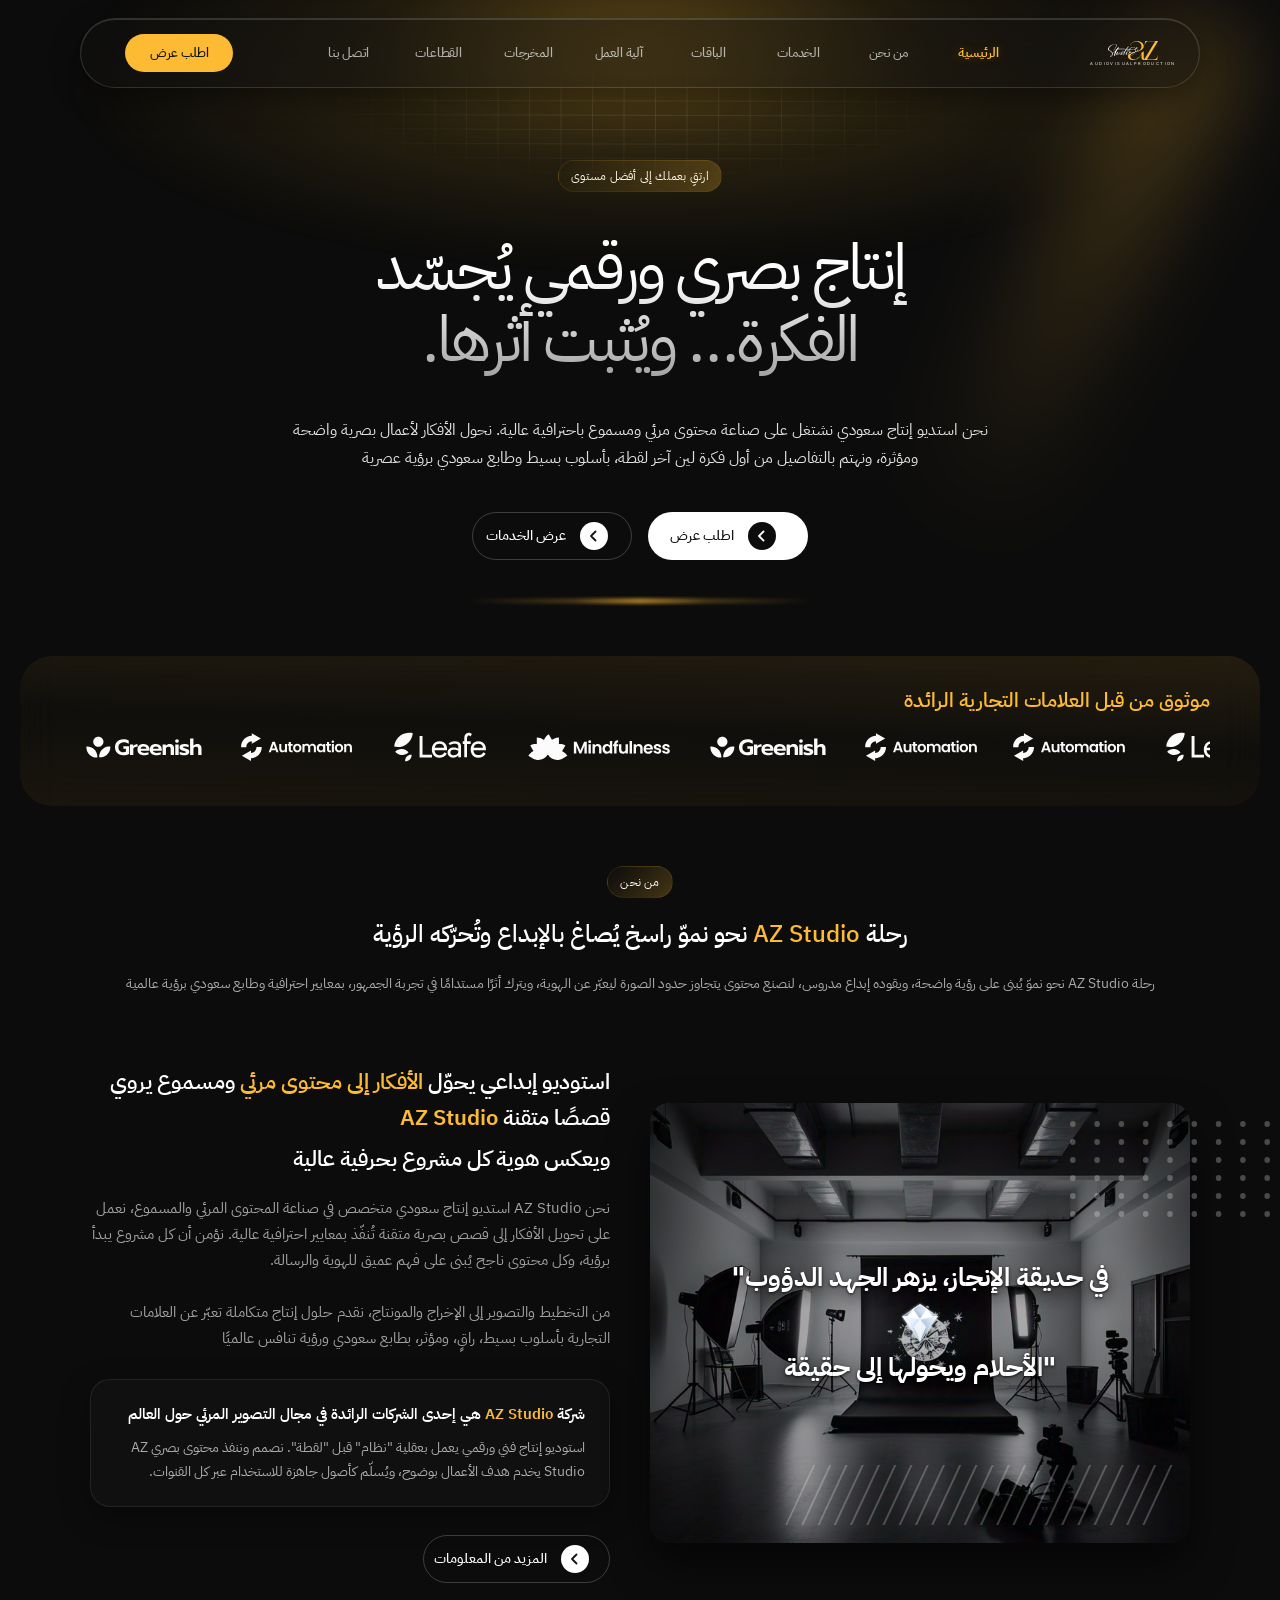
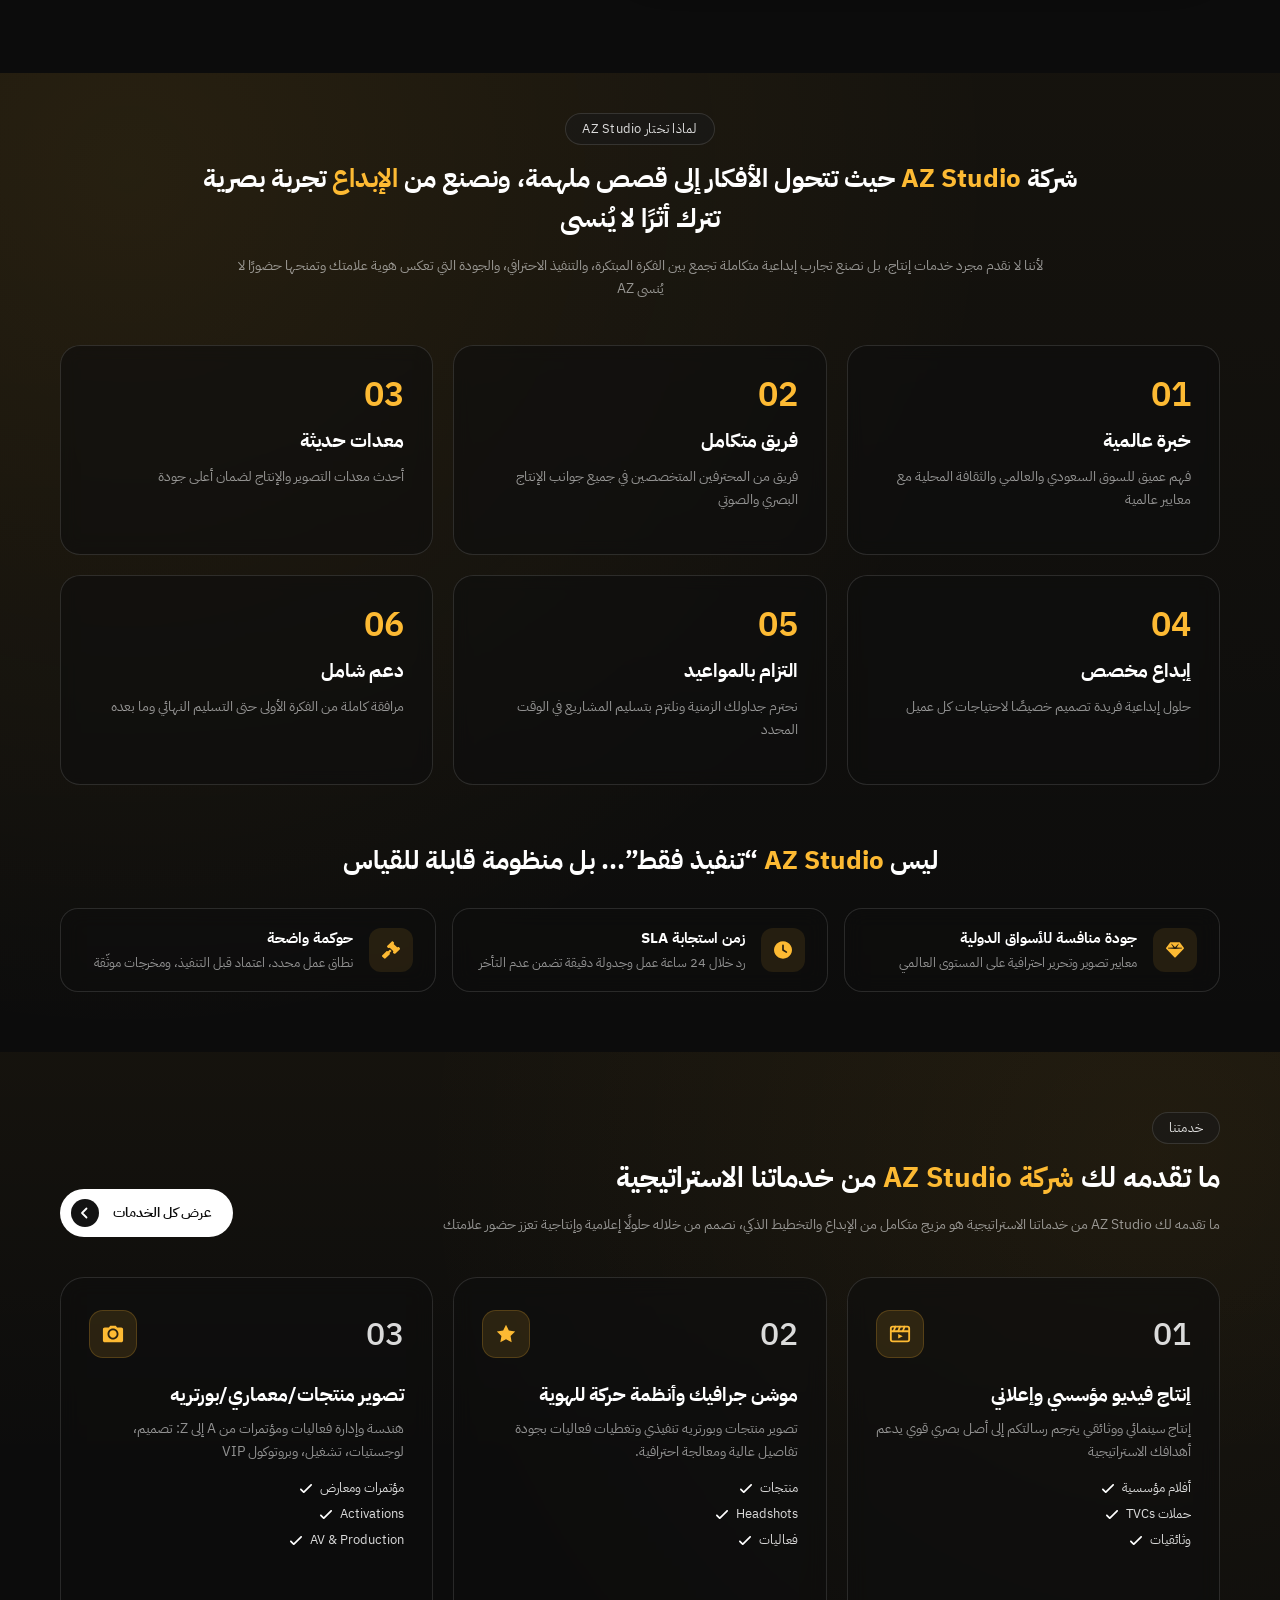
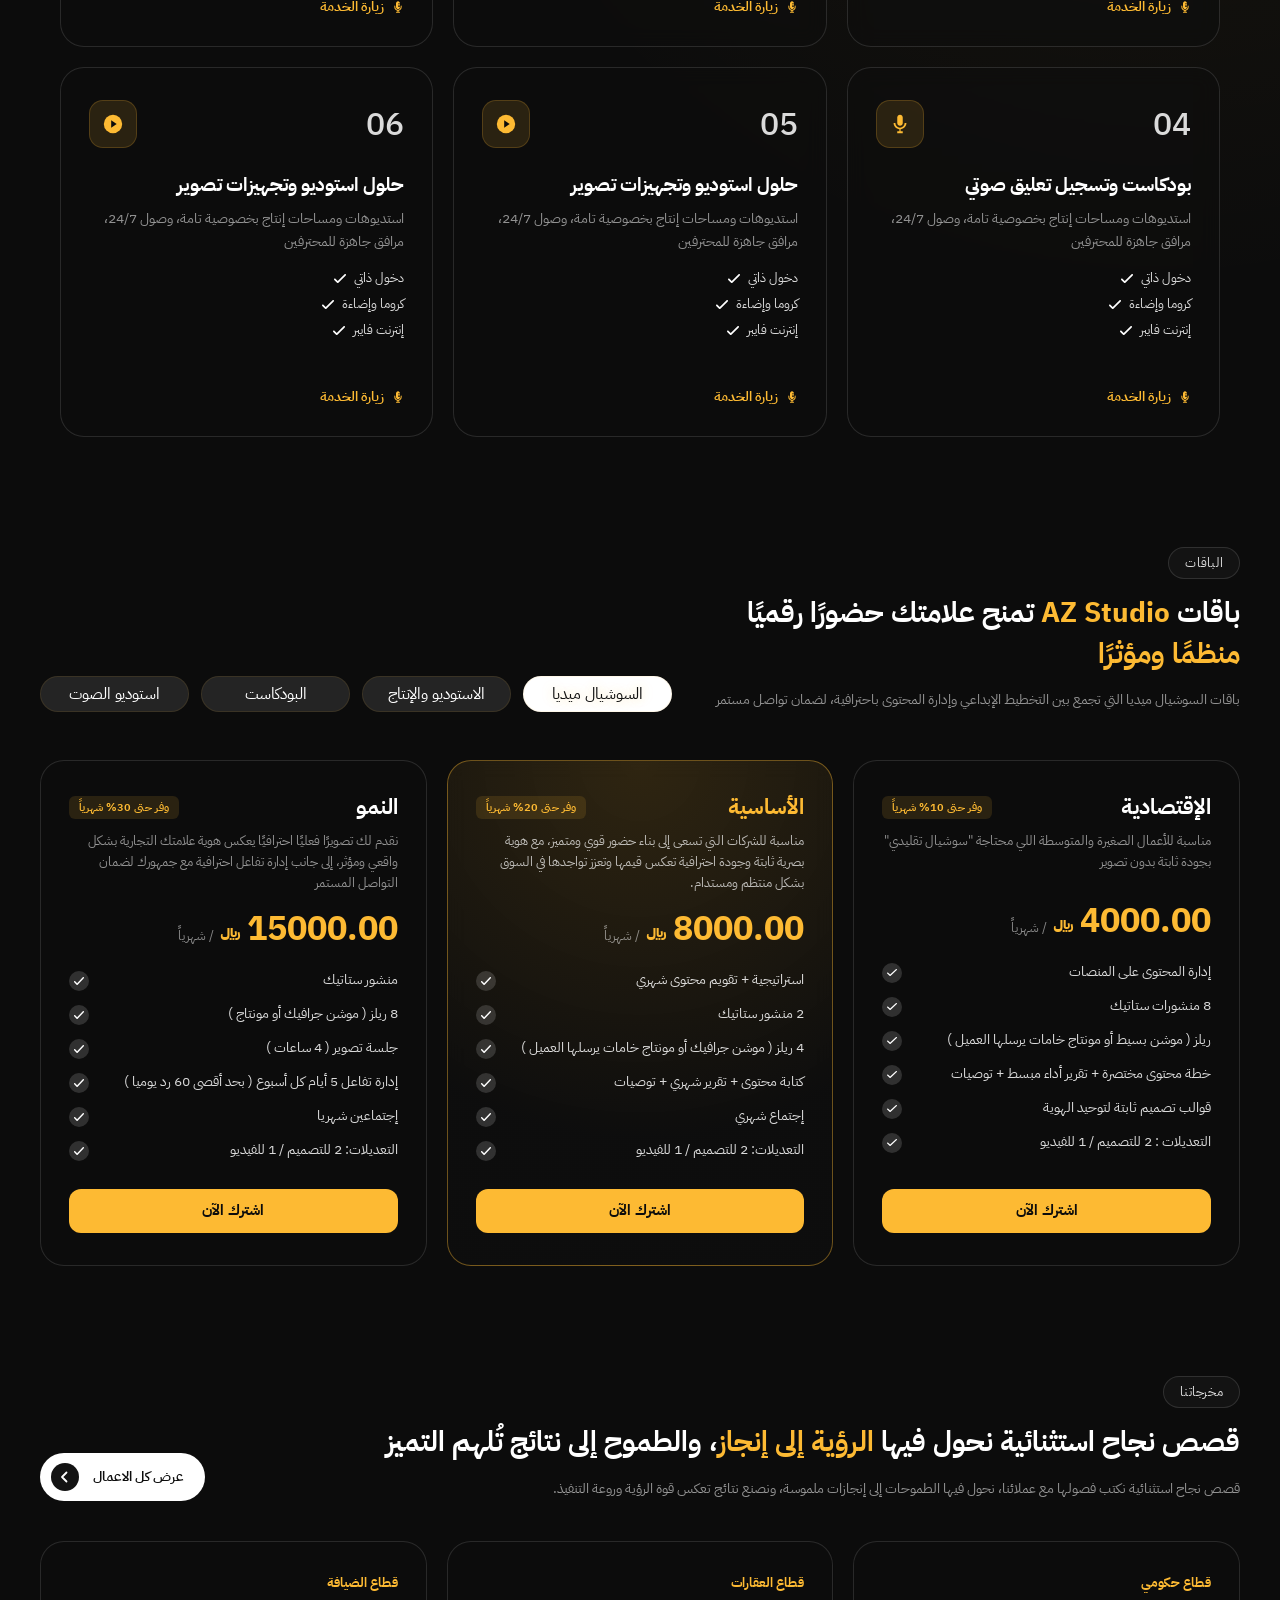
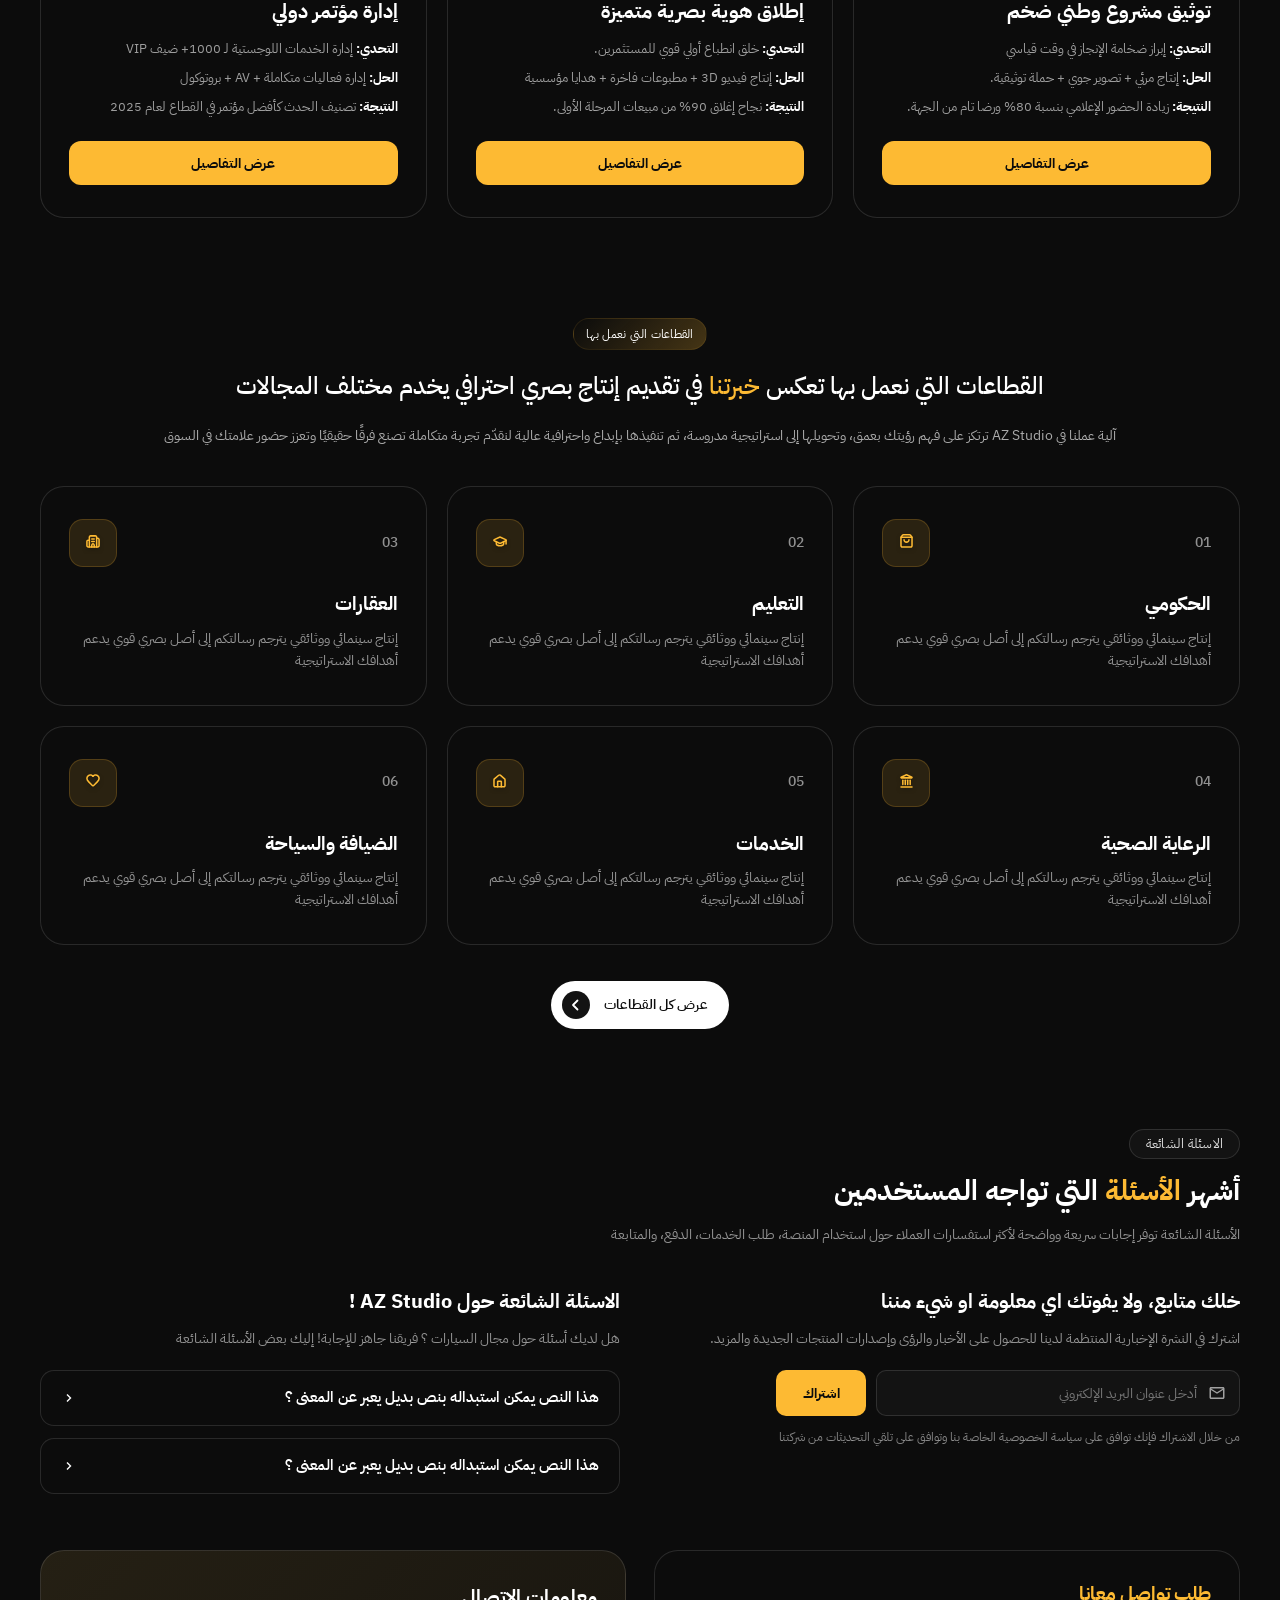
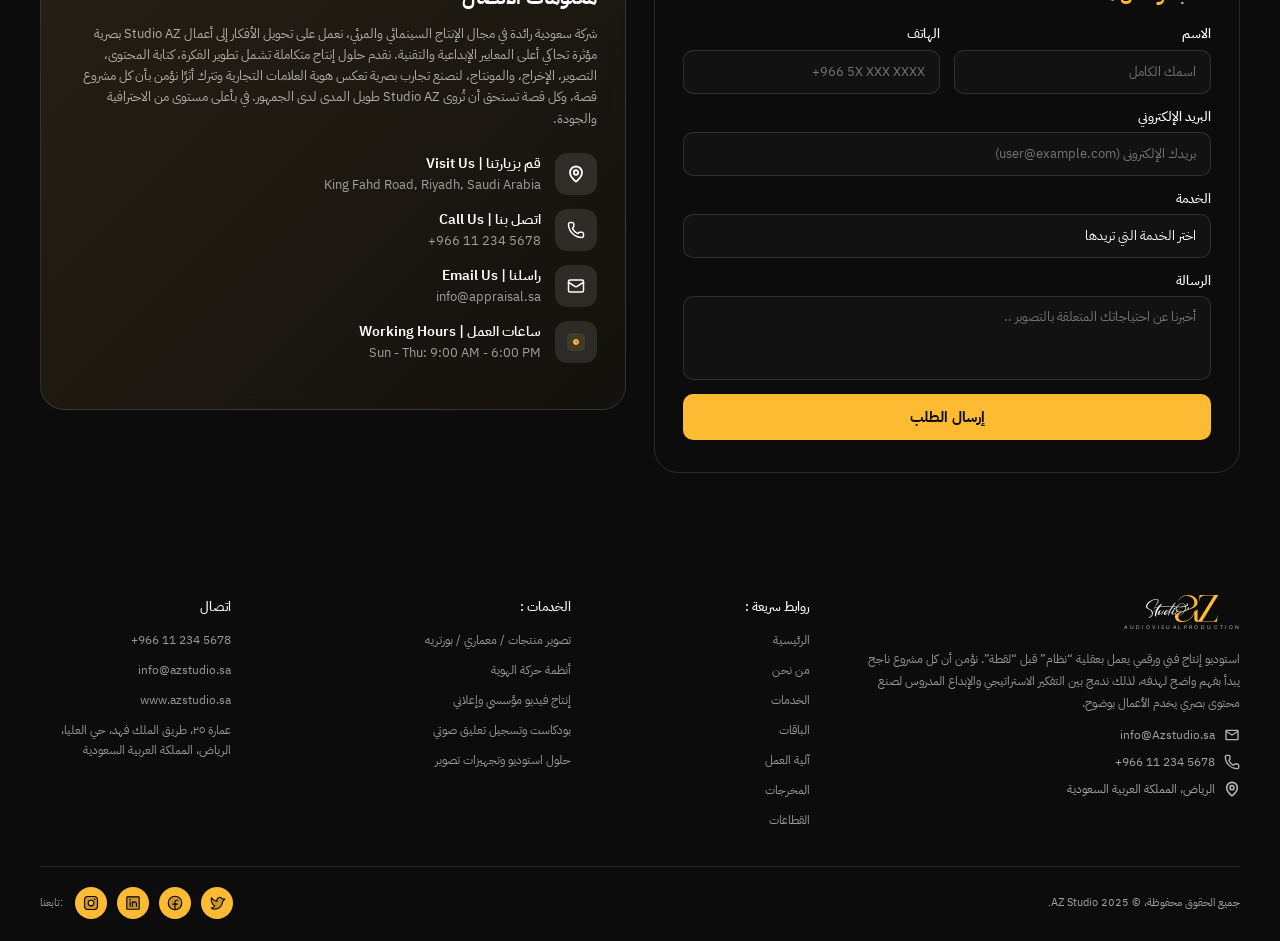
<file: index.html>
<!doctype html>
<html lang="ar" dir="rtl">
  <head>
    <meta charset="UTF-8" />
    <meta name="viewport" content="width=device-width, initial-scale=1.0" />
    <title>AZ Studio — إنتاج بصري ورقمي</title>
    <link rel="preconnect" href="https://fonts.googleapis.com" />
    <link rel="preconnect" href="https://fonts.gstatic.com" crossorigin />
    <link
      href="https://fonts.googleapis.com/css2?family=IBM+Plex+Sans+Arabic:wght@400;500;600;700&family=Inter:wght@400&display=swap"
      rel="stylesheet"
    />
    <link
      href="https://cdn.jsdelivr.net/npm/bootstrap@5.3.3/dist/css/bootstrap.min.css"
      rel="stylesheet"
    />
    <link rel="stylesheet" href="./css/style.css" />
  </head>
  <body>
    <div class="page-shell">
      <!-- ══ Navbar Mesh Grid & Glow (شبكة الضوء 1:1 فيجما) ══ -->
      <div class="navbar-spotlight" aria-hidden="true">
        <svg class="spotlight-grid-svg" xmlns="http://www.w3.org/2000/svg" width="982" height="241" viewBox="0 0 982 241" fill="none">
          <path d="M374.654 200.472L611.906 200.472M0.443479 5.85048L0.443456 240.444M32.077 5.85048L32.077 240.444M63.7106 5.85048L63.7106 240.444M95.3442 5.85048L95.3441 240.444M126.978 5.85048L126.978 240.444M158.611 5.85048L158.611 240.444M190.245 5.85048L190.245 240.444M221.878 5.85048L221.878 240.444M253.512 5.85048L253.512 240.444M0.0839844 231.106L980.725 231.106M285.146 5.85048L285.146 240.444M0.0839844 216.69L980.725 216.69M316.779 5.85048L316.779 240.444M0.0839844 202.274L980.725 202.274M348.413 5.85048L348.413 240.444M0.0839844 187.857L980.725 187.857M380.046 5.85048L380.046 240.444M0.0839844 173.441L980.725 173.441M411.68 5.85048L411.68 240.444M0.0839844 159.025L980.725 159.025M443.313 5.85048L443.313 240.444M0.0839844 144.608L980.725 144.608M474.947 5.85048L474.947 240.444M0.0839844 130.192L980.725 130.192M506.581 5.85048L506.58 240.444M0.0839844 115.775L980.725 115.775M538.214 5.85048L538.214 240.444M0.0839844 101.359L980.725 101.359M569.848 5.85048L569.848 240.444M0.0839844 86.9426L980.725 86.9426M601.481 5.85048L601.481 240.444M0.0839844 72.5262L980.725 72.5262M633.115 5.85048L633.115 240.444M0.0839844 58.1099L980.725 58.1099M664.748 5.85048L664.748 240.444M0.0839844 43.6935L980.725 43.6935M696.382 5.85048L696.382 240.444M0.0839844 29.2771L980.725 29.2771M728.015 5.85048L728.015 240.444M0.0839844 14.8607L980.725 14.8607M759.649 5.85048L759.649 240.444M0.0839844 0.444336L980.725 0.444336M791.283 5.85048L791.283 240.444M822.916 5.85048L822.916 240.444M854.55 5.85048L854.55 240.444M886.183 5.85048L886.183 240.444M917.817 5.85048L917.817 240.444M949.45 5.85048L949.45 240.444M981.084 5.85048L981.084 240.444" stroke="url(#paint0_radial_spotlight)" stroke-width="0.888544"/>
          <defs>
            <radialGradient id="paint0_radial_spotlight" cx="0" cy="0" r="1" gradientUnits="userSpaceOnUse" gradientTransform="translate(490.584 106.201) rotate(90) scale(134.243 548.718)">
              <stop stop-color="white" stop-opacity="0.12"/>
              <stop offset="0.6" stop-color="white" stop-opacity="0"/>
            </radialGradient>
          </defs>
        </svg>
      </div>

      <header class="site-header">
        <nav
          class="main-navigation"
          id="main-navigation"
          aria-label="التنقل الرئيسي"
        >
          <a class="brand-logo" href="#home" aria-label="AZ Studio">
            <span class="brand-mark">
              <img
                class="logo-a"
                src="./assets-design/icons/logo-a.svg"
                alt=""
              />
              <img
                class="logo-z"
                src="./assets-design/icons/logo-z.svg"
                alt=""
              />
            </span>
            <p class="brand-tagline">
              A U D I O V I S U A L P R O D U C T I O N
            </p>
          </a>
          <ul class="nav-links" id="main-menu">
            <li><a class="nav-link active" href="index.html">الرئيسية</a></li>
            <li><a class="nav-link"        href="about.html">من نحن</a></li>
            <li><a class="nav-link"        href="services.html">الخدمات</a></li>
            <li><a class="nav-link"        href="packages.html">الباقات</a></li>
            <li><a class="nav-link"        href="process.html">آلية العمل</a></li>
            <li><a class="nav-link"        href="work.html">المخرجات</a></li>
            <li><a class="nav-link"        href="sectors.html">القطاعات</a></li>
            <li><a class="nav-link"        href="contact.html">اتصل بنا</a></li>
            <li class="nav-quote-item"><a class="nav-quote-button" href="contact.html">اطلب عرض</a></li>
          </ul>
          <button
            class="menu-button"
            type="button"
            aria-expanded="false"
            aria-controls="main-menu"
          >
            ☰
          </button>
          <a class="quote-button" href="contact.html">اطلب عرض</a>
        </nav>
      </header>

      <main>
        <section class="hero-section" id="home">
          <div class="hero-content">
            <span class="section-badge">ارتقِ بعملك إلى أفضل مستوى</span>
            <h1 class="hero-title">
              إنتاج بصري ورقمي يُجسّد الفكرة… ويُثبت أثرها.
            </h1>
            <p class="hero-description">
              نحن استديو إنتاج سعودي نشتغل على صناعة محتوى مرئي ومسموع باحترافية
              عالية. نحول الأفكار لأعمال بصرية واضحة ومؤثرة، ونهتم بالتفاصيل من
              أول فكرة لين آخر لقطة، بأسلوب بسيط وطابع سعودي برؤية عصرية
            </p>
            <div class="hero-actions">
              <div class="hero-buttons">
                <a class="pill-button is-light" href="#contact">
                  <span class="button-icon"
                    ><img src="./assets-design/icons/chevron-filled.svg" alt=""
                  /></span>
                  اطلب عرض
                </a>
                <a class="pill-button" href="#services">
                  <span class="button-icon"
                    ><img
                      src="./assets-design/icons/chevron-outline.svg"
                      alt=""
                  /></span>
                  عرض الخدمات
                </a>
                
              </div>
              <div class="hero-glow">
                <img src="./assets-design/icons/hero-glow.svg" alt="" />
              </div>
            </div>
          </div>
          <div class="clients-bar">
            <p class="clients-title">موثوق من قبل العلامات التجارية الرائدة</p>
            <div class="clients-row">
              <img src="./assets-design/logos/greenish.svg" alt="Greenish" />
              <img
                src="./assets-design/logos/automation.svg"
                alt="Automation"
              />
              <img src="./assets-design/logos/leafe.svg" alt="Leafe" />
              <img
                src="./assets-design/logos/mindfulness.svg"
                alt="Mindfulness"
              />
              <img src="./assets-design/logos/greenish.svg" alt="" />
              <img src="./assets-design/logos/automation.svg" alt="" />
              <img src="./assets-design/logos/automation.svg" alt="" />
              <img src="./assets-design/logos/leafe.svg" alt="" />
            </div>
          </div>
        </section>

        <section class="about-section content-wrap" id="about">
          <div class="section-header">
            <span class="section-badge">من نحن</span>
            <h2 class="section-title">
              رحلة <span class="accent">AZ Studio</span> نحو نموّ راسخ يُصاغ
              بالإبداع وتُحرّكه الرؤية
            </h2>
            <p class="section-lead">
              رحلة AZ Studio نحو نموّ يُبنى على رؤية واضحة، ويقوده إبداع مدروس،
              لنصنع محتوى يتجاوز حدود الصورة ليعبّر عن الهوية، ويترك أثرًا
              مستدامًا في تجربة الجمهور، بمعايير احترافية وطابع سعودي برؤية
              عالمية
            </p>
          </div>
          <div class="about-layout">
            <div class="about-copy">
              <div>
                <h3 class="about-heading">
                  استوديو إبداعي يحوّل
                  <span class="accent">الأفكار إلى محتوى مرئي</span> ومسموع يروي
                  قصصًا متقنة <span class="accent">AZ Studio</span>
                  <span class="about-heading-sub"
                    >ويعكس هوية كل مشروع بحرفية عالية</span
                  >
                </h3>
                <p class="about-body">
                  نحن AZ Studio استديو إنتاج سعودي متخصص في صناعة المحتوى المرئي
                  والمسموع، نعمل على تحويل الأفكار إلى قصص بصرية متقنة تُنفّذ
                  بمعايير احترافية عالية. نؤمن أن كل مشروع يبدأ برؤية، وكل محتوى
                  ناجح يُبنى على فهم عميق للهوية والرسالة.
                  <br /><br />
                  من التخطيط والتصوير إلى الإخراج والمونتاج، نقدم حلول إنتاج
                  متكاملة تعبّر عن العلامات التجارية بأسلوب بسيط، راقٍ، ومؤثر،
                  بطابع سعودي ورؤية تنافس عالميًا
                </p>
              </div>
              <div class="about-note">
                <p class="about-note-title">
                  شركة <span class="accent">AZ Studio</span> هي إحدى الشركات
                  الرائدة في مجال التصوير المرئي حول العالم
                </p>
                <p class="about-note-text">
                  استوديو إنتاج فني ورقمي يعمل بعقلية "نظام" قبل "لقطة". نصمم
                  وننفذ محتوى بصري AZ Studio يخدم هدف الأعمال بوضوح، ويُسلّم
                  كأصول جاهزة للاستخدام عبر كل القنوات.
                </p>
              </div>
              <a class="pill-button" href="about.html">
                <span class="button-icon"
                  ><img src="./assets-design/icons/chevron-outline.svg" alt=""
                /></span>
                المزيد من المعلومات
              </a>
            </div>
            <div class="about-media">
              <img
                class="about-media-img"
                src="./assets-design/images/about.jpg"
                alt="استوديو تصوير"
              />
              <div class="about-quote-container">
                <p class="about-quote-top">
                  "في حديقة الإنجاز، يزهر الجهد الدؤوب
                </p>
                <div class="about-diamond-wrapper">
                  <svg
                    class="about-diamond-svg"
                    width="46"
                    height="46"
                    viewBox="0 0 100 100"
                    fill="none"
                    xmlns="http://www.w3.org/2000/svg"
                  >
                    <defs>
                      <linearGradient
                        id="dGrad1"
                        x1="0%"
                        y1="0%"
                        x2="100%"
                        y2="100%"
                      >
                        <stop offset="0%" stop-color="#ffffff" />
                        <stop offset="40%" stop-color="#e8f0fe" />
                        <stop offset="100%" stop-color="#90adc8" />
                      </linearGradient>
                      <linearGradient
                        id="dGrad2"
                        x1="100%"
                        y1="0%"
                        x2="0%"
                        y2="100%"
                      >
                        <stop
                          offset="0%"
                          stop-color="#ffffff"
                          stop-opacity="0.95"
                        />
                        <stop
                          offset="50%"
                          stop-color="#b8d0e8"
                          stop-opacity="0.8"
                        />
                        <stop
                          offset="100%"
                          stop-color="#5a7d9e"
                          stop-opacity="0.85"
                        />
                      </linearGradient>
                      <filter
                        id="dGlow"
                        x="-20%"
                        y="-20%"
                        width="140%"
                        height="140%"
                      >
                        <feGaussianBlur stdDeviation="2.5" result="blur" />
                        <feComposite
                          in="SourceGraphic"
                          in2="blur"
                          operator="over"
                        />
                      </filter>
                    </defs>
                    <g filter="url(#dGlow)">
                      <polygon
                        points="35,20 65,20 78,36 50,42 22,36"
                        fill="#ffffff"
                        fill-opacity="0.95"
                        stroke="#ffffff"
                        stroke-width="1"
                      />
                      <polygon
                        points="50,10 65,20 50,42 35,20"
                        fill="url(#dGrad2)"
                        stroke="#ffffff"
                        stroke-width="1"
                      />
                      <polygon
                        points="50,10 88,36 78,36 65,20"
                        fill="url(#dGrad1)"
                        stroke="#ffffff"
                        stroke-width="1"
                      />
                      <polygon
                        points="50,10 12,36 22,36 35,20"
                        fill="url(#dGrad2)"
                        stroke="#ffffff"
                        stroke-width="1"
                      />
                      <polygon
                        points="50,90 50,42 78,36 88,36"
                        fill="url(#dGrad2)"
                        stroke="#ffffff"
                        stroke-width="1"
                      />
                      <polygon
                        points="50,90 50,42 22,36 12,36"
                        fill="url(#dGrad1)"
                        stroke="#ffffff"
                        stroke-width="1"
                      />
                      <polygon
                        points="50,90 50,42 63,58"
                        fill="#ffffff"
                        fill-opacity="0.8"
                      />
                      <polygon
                        points="50,90 50,42 37,58"
                        fill="#ffffff"
                        fill-opacity="0.7"
                      />
                    </g>
                  </svg>
                </div>
                <p class="about-quote-bottom">الأحلام ويحولها إلى حقيقة"</p>
              </div>
              <div class="dot-grid" aria-hidden="true">
                <img src="./assets-design/icons/dot-row.svg" alt="" />
                <img src="./assets-design/icons/dot-row.svg" alt="" />
                <img src="./assets-design/icons/dot-row.svg" alt="" />
                <img src="./assets-design/icons/dot-row.svg" alt="" />
                <img src="./assets-design/icons/dot-row.svg" alt="" />
                <img src="./assets-design/icons/dot-row.svg" alt="" />
              </div>
              <div class="slash-row" aria-hidden="true">
                <img src="./assets-design/icons/slash-row.svg" alt="" />
              </div>
            </div>
          </div>
        </section>

        <section class="why-section" id="why">
          <div class="content-wrap">
            <div class="section-header">
              <span class="section-badge">لماذا تختار AZ Studio</span>
              <h2 class="section-title">
                شركة <span class="accent">AZ Studio</span> حيث تتحول الأفكار إلى
                قصص ملهمة، ونصنع من <span class="accent">الإبداع</span> تجربة
                بصرية تترك أثرًا لا يُنسى
              </h2>
              <p class="section-lead">
                لأننا لا نقدم مجرد خدمات إنتاج، بل نصنع تجارب إبداعية متكاملة
                تجمع بين الفكرة المبتكرة، والتنفيذ الاحترافي، والجودة التي تعكس
                هوية علامتك وتمنحها حضورًا لا يُنسى AZ
              </p>
            </div>
            <div class="reason-grid">
              <article class="reason-card">
                <p class="reason-number">01</p>
                <h3 class="reason-title">خبرة عالمية</h3>
                <p class="reason-text">
                  فهم عميق للسوق السعودي والعالمي والثقافة المحلية مع معايير
                  عالمية
                </p>
              </article>
              <article class="reason-card">
                <p class="reason-number">02</p>
                <h3 class="reason-title">فريق متكامل</h3>
                <p class="reason-text">
                  فريق من المحترفين المتخصصين في جميع جوانب الإنتاج البصري
                  والصوتي
                </p>
              </article>
              <article class="reason-card">
                <p class="reason-number">03</p>
                <h3 class="reason-title">معدات حديثة</h3>
                <p class="reason-text">
                  أحدث معدات التصوير والإنتاج لضمان أعلى جودة
                </p>
              </article>
              <article class="reason-card">
                <p class="reason-number">04</p>
                <h3 class="reason-title">إبداع مخصص</h3>
                <p class="reason-text">
                  حلول إبداعية فريدة تصميم خصيصًا لاحتياجات كل عميل
                </p>
              </article>
              <article class="reason-card">
                <p class="reason-number">05</p>
                <h3 class="reason-title">التزام بالمواعيد</h3>
                <p class="reason-text">
                  نحترم جداولك الزمنية ونلتزم بتسليم المشاريع في الوقت المحدد
                </p>
              </article>
              <article class="reason-card">
                <p class="reason-number">06</p>
                <h3 class="reason-title">دعم شامل</h3>
                <p class="reason-text">
                  مرافقة كاملة من الفكرة الأولى حتى التسليم النهائي وما بعده
                </p>
              </article>
            </div>
            <div class="system-strip">
              <h2 class="system-title">
                ليس <span class="accent">AZ Studio</span> “تنفيذ فقط”... بل منظومة قابلة للقياس
              </h2>
              <div class="system-grid">
                <article class="system-card">
                  <div class="system-icon">
                    <img src="./assets-design/icons/icon-quality.svg" alt="" />
                  </div>
                  <div class="system-copy">
                    <h3>جودة منافسة للأسواق الدولية</h3>
                    <p>معايير تصوير وتحرير احترافية على المستوى العالمي</p>
                  </div>
                </article>
                <article class="system-card">
                  <div class="system-icon">
                    <img src="./assets-design/icons/icon-sla.svg" alt="" />
                  </div>
                  <div class="system-copy">
                    <h3>زمن استجابة SLA</h3>
                    <p>رد خلال 24 ساعة عمل وجدولة دقيقة تضمن عدم التأخر</p>
                  </div>
                </article>
                <article class="system-card">
                  <div class="system-icon">
                    <img
                      src="./assets-design/icons/icon-governance.svg"
                      alt=""
                    />
                  </div>
                  <div class="system-copy">
                    <h3>حوكمة واضحة</h3>
                    <p>نطاق عمل محدد، اعتماد قبل التنفيذ، ومخرجات موثّقة</p>
                  </div>
                </article>
              </div>
            </div>
          </div>
        </section>

        <section class="services-section" id="services">
          <div class="content-wrap">
            <div class="section-header-split">
              <div class="text-block">
                <span class="section-badge">خدمتنا</span>
                <h2 class="section-title">
                  ما تقدمه لك <span class="accent">شركة AZ Studio</span> من
                  خدماتنا الاستراتيجية
                </h2>
                <p class="section-lead">
                  ما تقدمه لك AZ Studio من خدماتنا الاستراتيجية هو مزيج متكامل
                  من الإبداع والتخطيط الذكي، نصمم من خلاله حلولًا إعلامية
                  وإنتاجية تعزز حضور علامتك
                </p>
              </div>
              <a class="pill-button is-white" href="services.html">
                <span>عرض كل الخدمات</span>
                <span class="button-icon"
                  ><img src="./assets-design/icons/chevron-dark.svg" alt=""
                /></span>
              </a>
            </div>
            <div class="service-grid">
              <article class="service-card">
                <div class="service-top">
                  <p class="service-number">01</p>
                  <div class="service-icon">
                    <span class="service-icon-box"
                      ><img src="./assets-design/icons/service-01.svg?v=2" alt=""
                    /></span>
                  </div>
                </div>
                <h3>إنتاج فيديو مؤسسي وإعلاني</h3>
                <p>
                  إنتاج سينمائي ووثائقي يترجم رسالتكم إلى أصل بصري قوي يدعم
                  أهدافك الاستراتيجية
                </p>
                <ul class="feature-list">
                  <li>
                    أفلام مؤسسية
                    <img src="./assets-design/icons/check-small.svg" alt="" />
                  </li>
                  <li>
                    حملات TVCs
                    <img src="./assets-design/icons/check-small.svg" alt="" />
                  </li>
                  <li>
                    وثائقيات
                    <img src="./assets-design/icons/check-small.svg" alt="" />
                  </li>
                </ul>
                <a class="service-link" href="service-detail.html"
                  ><img src="./assets-design/icons/arrow-gold.svg" alt="" />
                  زيارة الخدمة</a
                >
              </article>
              <article class="service-card">
                <div class="service-top">
                  <p class="service-number">02</p>
                  <div class="service-icon">
                    <span class="service-icon-box"
                      ><img src="./assets-design/icons/service-02.svg?v=2" alt=""
                    /></span>
                  </div>
                </div>
                <h3>موشن جرافيك وأنظمة حركة للهوية</h3>
                <p>
                  تصوير منتجات وبورتريه تنفيذي وتغطيات فعاليات بجودة تفاصيل عالية
                  ومعالجة احترافية.
                </p>
                <ul class="feature-list">
                  <li>
                    منتجات
                    <img src="./assets-design/icons/check-small.svg" alt="" />
                  </li>
                  <li>
                    Headshots
                    <img src="./assets-design/icons/check-small.svg" alt="" />
                  </li>
                  <li>
                    فعاليات
                    <img src="./assets-design/icons/check-small.svg" alt="" />
                  </li>
                </ul>
                <a class="service-link" href="service-detail.html"
                  ><img src="./assets-design/icons/arrow-gold.svg" alt="" />
                  زيارة الخدمة</a
                >
              </article>
              <article class="service-card">
                <div class="service-top">
                  <p class="service-number">03</p>
                  <div class="service-icon">
                    <span class="service-icon-box"
                      ><img src="./assets-design/icons/service-03.svg?v=2" alt=""
                    /></span>
                  </div>
                </div>
                <h3>تصوير منتجات/معماري/بورتريه</h3>
                <p>
                  هندسة وإدارة فعاليات ومؤتمرات من A إلى Z: تصميم، لوجستيات،
                  تشغيل، وبروتوكول VIP
                </p>
                <ul class="feature-list">
                  <li>
                    مؤتمرات ومعارض
                    <img src="./assets-design/icons/check-small.svg" alt="" />
                  </li>
                  <li>
                    Activations
                    <img src="./assets-design/icons/check-small.svg" alt="" />
                  </li>
                  <li>
                    AV &amp; Production
                    <img src="./assets-design/icons/check-small.svg" alt="" />
                  </li>
                </ul>
                <a class="service-link" href="service-detail.html"
                  ><img src="./assets-design/icons/arrow-gold.svg" alt="" />
                  زيارة الخدمة</a
                >
              </article>
              <article class="service-card">
                <div class="service-top">
                  <p class="service-number">04</p>
                  <div class="service-icon">
                    <span class="service-icon-box"
                      ><img src="./assets-design/icons/service-04.svg?v=2" alt=""
                    /></span>
                  </div>
                </div>
                <h3>بودكاست وتسجيل تعليق صوتي</h3>
                <p>
                  استديوهات ومساحات إنتاج بخصوصية تامة، وصول 24/7، مرافق جاهزة
                  للمحترفين
                </p>
                <ul class="feature-list">
                  <li>
                    دخول ذاتي
                    <img src="./assets-design/icons/check-small.svg" alt="" />
                  </li>
                  <li>
                    كروما وإضاءة
                    <img src="./assets-design/icons/check-small.svg" alt="" />
                  </li>
                  <li>
                    إنترنت فايبر
                    <img src="./assets-design/icons/check-small.svg" alt="" />
                  </li>
                </ul>
                <a class="service-link" href="service-detail.html"
                  ><img src="./assets-design/icons/arrow-gold.svg" alt="" />
                  زيارة الخدمة</a
                >
              </article>
              <article class="service-card">
                <div class="service-top">
                  <p class="service-number">05</p>
                  <div class="service-icon">
                    <span class="service-icon-box"
                      ><img src="./assets-design/icons/service-05.svg?v=2" alt=""
                    /></span>
                  </div>
                </div>
                <h3>حلول استوديو وتجهيزات تصوير</h3>
                <p>
                  استديوهات ومساحات إنتاج بخصوصية تامة، وصول 24/7، مرافق جاهزة
                  للمحترفين
                </p>
                <ul class="feature-list">
                  <li>
                    دخول ذاتي
                    <img src="./assets-design/icons/check-small.svg" alt="" />
                  </li>
                  <li>
                    كروما وإضاءة
                    <img src="./assets-design/icons/check-small.svg" alt="" />
                  </li>
                  <li>
                    إنترنت فايبر
                    <img src="./assets-design/icons/check-small.svg" alt="" />
                  </li>
                </ul>
                <a class="service-link" href="service-detail.html"
                  ><img src="./assets-design/icons/arrow-gold.svg" alt="" />
                  زيارة الخدمة</a
                >
              </article>
              <article class="service-card">
                <div class="service-top">
                  <p class="service-number">06</p>
                  <div class="service-icon">
                    <span class="service-icon-box"
                      ><img src="./assets-design/icons/service-06.svg?v=2" alt=""
                    /></span>
                  </div>
                </div>
                <h3>حلول استوديو وتجهيزات تصوير</h3>
                <p>
                  استديوهات ومساحات إنتاج بخصوصية تامة، وصول 24/7، مرافق جاهزة
                  للمحترفين
                </p>
                <ul class="feature-list">
                  <li>
                    دخول ذاتي
                    <img src="./assets-design/icons/check-small.svg" alt="" />
                  </li>
                  <li>
                    كروما وإضاءة
                    <img src="./assets-design/icons/check-small.svg" alt="" />
                  </li>
                  <li>
                    إنترنت فايبر
                    <img src="./assets-design/icons/check-small.svg" alt="" />
                  </li>
                </ul>
                <a class="service-link" href="service-detail.html"
                  ><img src="./assets-design/icons/arrow-gold.svg" alt="" />
                  زيارة الخدمة</a
                >
              </article>
            </div>
          </div>
        </section>

        <section class="packages-section content-wrap" id="packages">
          <div class="section-header-split packages-split-header">
            <div class="text-block">
              <span class="section-badge">الباقات</span>
              <h2 class="section-title">
                باقات <span class="accent">AZ Studio</span> تمنح علامتك حضورًا
                رقميًا <span class="accent">منظمًا ومؤثرًا</span>
              </h2>
              <p class="section-lead">
                باقات السوشيال ميديا التي تجمع بين التخطيط الإبداعي وإدارة
                المحتوى باحترافية، لضمان تواصل مستمر
              </p>
            </div>
            <div class="package-tabs-wrapper">
              <div class="package-tabs nav nav-pills" role="tablist">
                <button
                  class="package-tab nav-link active"
                  id="packages-social-tab"
                  type="button"
                  role="tab"
                  data-bs-toggle="pill"
                  data-bs-target="#packages-social"
                  aria-controls="packages-social"
                  aria-selected="true"
                  data-package="social"
                >
                  السوشيال ميديا
                </button>
                <button
                  class="package-tab nav-link"
                  id="packages-studio-tab"
                  type="button"
                  role="tab"
                  data-bs-toggle="pill"
                  data-bs-target="#packages-studio"
                  aria-controls="packages-studio"
                  aria-selected="false"
                  data-package="studio"
                >
                  الاستوديو والإنتاج
                </button>
                <button
                  class="package-tab nav-link"
                  id="packages-podcast-tab"
                  type="button"
                  role="tab"
                  data-bs-toggle="pill"
                  data-bs-target="#packages-podcast"
                  aria-controls="packages-podcast"
                  aria-selected="false"
                  data-package="podcast"
                >
                  البودكاست
                </button>
                <button
                  class="package-tab nav-link"
                  id="packages-audio-tab"
                  type="button"
                  role="tab"
                  data-bs-toggle="pill"
                  data-bs-target="#packages-audio"
                  aria-controls="packages-audio"
                  aria-selected="false"
                  data-package="audio"
                >
                  استوديو الصوت
                </button>
              </div>
            </div>
          </div>
          <div class="tab-content package-tab-content mt-5">
            <div
              class="tab-pane fade show active"
              id="packages-social"
              role="tabpanel"
              aria-labelledby="packages-social-tab"
              tabindex="0"
            >
              <div class="pricing-grid">
                <!-- Card 1: الإقتصادية (Right in RTL) -->
                <article class="pricing-card">
                  <div>
                    <div class="pricing-card-top">
                      <h3>الإقتصادية</h3>
                      <span class="save-badge">وفر حتى 10% شهرياً</span>
                    </div>
                    <p class="pricing-copy">
                      مناسبة للأعمال الصغيرة والمتوسطة اللي محتاجة "سوشيال تقليدي" بجودة ثابتة بدون تصوير
                    </p>
                    <div class="price-row">
                      <span class="amount">4000.00</span>
                      <span class="currency">﷼</span>
                      <span class="period">/ شهرياً</span>
                    </div>
                  </div>
                  <ul class="include-list">
                    <li>
                      <span>إدارة المحتوى على المنصات</span>
                      <span class="check-circle"
                        ><img
                          src="./assets-design/icons/check-small.svg"
                          alt=""
                      /></span>
                    </li>
                    <li>
                      <span>8 منشورات ستاتيك</span>
                      <span class="check-circle"
                        ><img
                          src="./assets-design/icons/check-small.svg"
                          alt=""
                      /></span>
                    </li>
                    <li>
                      <span>ريلز ( موشن بسيط أو مونتاج خامات يرسلها العميل )</span>
                      <span class="check-circle"
                        ><img
                          src="./assets-design/icons/check-small.svg"
                          alt=""
                      /></span>
                    </li>
                    <li>
                      <span>خطة محتوى مختصرة + تقرير أداء مبسط + توصيات</span>
                      <span class="check-circle"
                        ><img
                          src="./assets-design/icons/check-small.svg"
                          alt=""
                      /></span>
                    </li>
                    <li>
                      <span>قوالب تصميم ثابتة لتوحيد الهوية</span>
                      <span class="check-circle"
                        ><img
                          src="./assets-design/icons/check-small.svg"
                          alt=""
                      /></span>
                    </li>
                    <li>
                      <span>التعديلات : 2 للتصميم / 1 للفيديو</span>
                      <span class="check-circle"
                        ><img
                          src="./assets-design/icons/check-small.svg"
                          alt=""
                      /></span>
                    </li>
                  </ul>
                  <a class="gold-button w-100 text-center text-decoration-none" href="package-detail.html">اشترك الآن</a>
                </article>

                <!-- Card 2: الأساسية (Middle in RTL) -->
                <article class="pricing-card is-featured">
                  <div>
                    <div class="pricing-card-top">
                      <h3 class="gold-text">الأساسية</h3>
                      <span class="save-badge">وفر حتى 20% شهرياً</span>
                    </div>
                    <p class="pricing-copy">
                      مناسبة للشركات التي تسعى إلى بناء حضور قوي ومتميز، مع هوية بصرية ثابتة وجودة احترافية تعكس قيمها وتعزز تواجدها في السوق بشكل منتظم ومستدام.
                    </p>
                    <div class="price-row">
                      <span class="amount">8000.00</span>
                      <span class="currency">﷼</span>
                      <span class="period">/ شهرياً</span>
                    </div>
                  </div>
                  <ul class="include-list">
                    <li>
                      <span>استراتيجية + تقويم محتوى شهري</span>
                      <span class="check-circle"
                        ><img
                          src="./assets-design/icons/check-small.svg"
                          alt=""
                      /></span>
                    </li>
                    <li>
                      <span>2 منشور ستاتيك</span>
                      <span class="check-circle"
                        ><img
                          src="./assets-design/icons/check-small.svg"
                          alt=""
                      /></span>
                    </li>
                    <li>
                      <span>4 ريلز ( موشن جرافيك أو مونتاج خامات يرسلها العميل )</span>
                      <span class="check-circle"
                        ><img
                          src="./assets-design/icons/check-small.svg"
                          alt=""
                      /></span>
                    </li>
                    <li>
                      <span>كتابة محتوى + تقرير شهري + توصيات</span>
                      <span class="check-circle"
                        ><img
                          src="./assets-design/icons/check-small.svg"
                          alt=""
                      /></span>
                    </li>
                    <li>
                      <span>إجتماع شهري</span>
                      <span class="check-circle"
                        ><img
                          src="./assets-design/icons/check-small.svg"
                          alt=""
                      /></span>
                    </li>
                    <li>
                      <span>التعديلات: 2 للتصميم / 1 للفيديو</span>
                      <span class="check-circle"
                        ><img
                          src="./assets-design/icons/check-small.svg"
                          alt=""
                      /></span>
                    </li>
                  </ul>
                  <a class="gold-button w-100 text-center text-decoration-none" href="package-detail.html">اشترك الآن</a>
                </article>

                <!-- Card 3: النمو (Left in RTL) -->
                <article class="pricing-card">
                  <div>
                    <div class="pricing-card-top">
                      <h3>النمو</h3>
                      <span class="save-badge">وفر حتى 30% شهرياً</span>
                    </div>
                    <p class="pricing-copy">
                      نقدم لك تصويرًا فعليًا احترافيًا يعكس هوية علامتك التجارية بشكل واقعي ومؤثر، إلى جانب إدارة تفاعل احترافية مع جمهورك لضمان التواصل المستمر
                    </p>
                    <div class="price-row">
                      <span class="amount">15000.00</span>
                      <span class="currency">﷼</span>
                      <span class="period">/ شهرياً</span>
                    </div>
                  </div>
                  <ul class="include-list">
                    <li>
                      <span>منشور ستاتيك</span>
                      <span class="check-circle"
                        ><img
                          src="./assets-design/icons/check-small.svg"
                          alt=""
                      /></span>
                    </li>
                    <li>
                      <span>8 ريلز ( موشن جرافيك أو مونتاج )</span>
                      <span class="check-circle"
                        ><img
                          src="./assets-design/icons/check-small.svg"
                          alt=""
                      /></span>
                    </li>
                    <li>
                      <span>جلسة تصوير ( 4 ساعات )</span>
                      <span class="check-circle"
                        ><img
                          src="./assets-design/icons/check-small.svg"
                          alt=""
                      /></span>
                    </li>
                    <li>
                      <span>إدارة تفاعل 5 أيام كل أسبوع ( بحد أقصى 60 رد يوميا )</span>
                      <span class="check-circle"
                        ><img
                          src="./assets-design/icons/check-small.svg"
                          alt=""
                      /></span>
                    </li>
                    <li>
                      <span>إجتماعين شهريا</span>
                      <span class="check-circle"
                        ><img
                          src="./assets-design/icons/check-small.svg"
                          alt=""
                      /></span>
                    </li>
                    <li>
                      <span>التعديلات: 2 للتصميم / 1 للفيديو</span>
                      <span class="check-circle"
                        ><img
                          src="./assets-design/icons/check-small.svg"
                          alt=""
                      /></span>
                    </li>
                  </ul>
                  <a class="gold-button w-100 text-center text-decoration-none" href="package-detail.html">اشترك الآن</a>
                </article>
              </div>
            </div>
            <div
              class="tab-pane fade package-tab-pane"
              id="packages-studio"
              role="tabpanel"
              aria-labelledby="packages-studio-tab"
              tabindex="0"
            ></div>
            <div
              class="tab-pane fade package-tab-pane"
              id="packages-podcast"
              role="tabpanel"
              aria-labelledby="packages-podcast-tab"
              tabindex="0"
            ></div>
            <div
              class="tab-pane fade package-tab-pane"
              id="packages-audio"
              role="tabpanel"
              aria-labelledby="packages-audio-tab"
              tabindex="0"
            ></div>
          </div>
        </section>

        <section class="work-section content-wrap" id="work">
          <div class="section-header-split">
            <div class="text-block">
              <span class="section-badge">مخرجاتنا</span>
              <h2 class="section-title">
                قصص نجاح استثنائية نحول فيها
                <span class="accent">الرؤية إلى إنجاز</span>، والطموح إلى نتائج
                تُلهم التميز
              </h2>
              <p class="section-lead">
                قصص نجاح استثنائية نكتب فصولها مع عملائنا، نحول فيها الطموحات
                إلى إنجازات ملموسة، ونصنع نتائج تعكس قوة الرؤية وروعة التنفيذ.
              </p>
            </div>
            <a class="pill-button is-white" href="work.html">
              <span>عرض كل الاعمال</span>
              <span class="button-icon"
                ><img src="./assets-design/icons/chevron-dark.svg" alt=""
              /></span>
            </a>
          </div>
          <div class="work-grid">
            <article class="work-card">
              <p class="sector-label">قطاع حكومي</p>
              <h3>توثيق مشروع وطني ضخم</h3>
              <div class="work-meta">
                <p><strong>التحدي:</strong> إبراز ضخامة الإنجاز في وقت قياسي</p>
                <p><strong>الحل:</strong> إنتاج مرئي + تصوير جوي + حملة توثيقية.</p>
                <p><strong>النتيجة:</strong> زيادة الحضور الإعلامي بنسبة 80% ورضا تام من الجهة.</p>
              </div>
              <a class="gold-button w-100 text-center text-decoration-none" href="work.html">عرض التفاصيل</a>
            </article>
            <article class="work-card">
              <p class="sector-label">قطاع العقارات</p>
              <h3>إطلاق هوية بصرية متميزة</h3>
              <div class="work-meta">
                <p><strong>التحدي:</strong> خلق انطباع أولي قوي للمستثمرين.</p>
                <p><strong>الحل:</strong> إنتاج فيديو 3D + مطبوعات فاخرة + هدايا مؤسسية</p>
                <p><strong>النتيجة:</strong> نجاح إغلاق 90% من مبيعات المرحلة الأولى.</p>
              </div>
              <a class="gold-button w-100 text-center text-decoration-none" href="work.html">عرض التفاصيل</a>
            </article>
            <article class="work-card">
              <p class="sector-label">قطاع الضيافة</p>
              <h3>إدارة مؤتمر دولي</h3>
              <div class="work-meta">
                <p><strong>التحدي:</strong> إدارة الخدمات اللوجستية لـ 1000+ ضيف VIP</p>
                <p><strong>الحل:</strong> إدارة فعاليات متكاملة + AV + بروتوكول</p>
                <p><strong>النتيجة:</strong> تصنيف الحدث كأفضل مؤتمر في القطاع لعام 2025</p>
              </div>
              <a class="gold-button w-100 text-center text-decoration-none" href="work.html">عرض التفاصيل</a>
            </article>
          </div>
        </section>

        <section class="sectors-section content-wrap" id="sectors">
          <div class="section-header">
            <span class="section-badge">القطاعات التي نعمل بها</span>
            <h2 class="section-title">
              القطاعات التي نعمل بها تعكس <span class="accent">خبرتنا</span> في
              تقديم إنتاج بصري احترافي يخدم مختلف المجالات
            </h2>
            <p class="section-lead">
              آلية عملنا في AZ Studio ترتكز على فهم رؤيتك بعمق، وتحويلها إلى
              استراتيجية مدروسة، ثم تنفيذها بإبداع واحترافية عالية لنقدّم تجربة
              متكاملة تصنع فرقًا حقيقيًا وتعزز حضور علامتك في السوق
            </p>
          </div>
          <div class="sector-grid">
            <article class="sector-card">
              <div class="sector-top">
                <p class="sector-number">01</p>
                <div class="sector-icon">
                  <span class="sector-icon-box"
                    ><img src="./assets-design/icons/sector-01.svg" alt=""
                  /></span>
                </div>
              </div>
              <h3>الحكومي</h3>
              <p>
                إنتاج سينمائي ووثائقي يترجم رسالتكم إلى أصل بصري قوي يدعم أهدافك
                الاستراتيجية
              </p>
            </article>
            <article class="sector-card">
              <div class="sector-top">
                <p class="sector-number">02</p>
                <div class="sector-icon">
                  <span class="sector-icon-box"
                    ><img src="./assets-design/icons/sector-02.svg" alt=""
                  /></span>
                </div>
              </div>
              <h3>التعليم</h3>
              <p>
                إنتاج سينمائي ووثائقي يترجم رسالتكم إلى أصل بصري قوي يدعم أهدافك
                الاستراتيجية
              </p>
            </article>
            <article class="sector-card">
              <div class="sector-top">
                <p class="sector-number">03</p>
                <div class="sector-icon">
                  <span class="sector-icon-box"
                    ><img src="./assets-design/icons/sector-03.svg" alt=""
                  /></span>
                </div>
              </div>
              <h3>العقارات</h3>
              <p>
                إنتاج سينمائي ووثائقي يترجم رسالتكم إلى أصل بصري قوي يدعم أهدافك
                الاستراتيجية
              </p>
            </article>
            <article class="sector-card">
              <div class="sector-top">
                <p class="sector-number">04</p>
                <div class="sector-icon">
                  <span class="sector-icon-box"
                    ><img src="./assets-design/icons/sector-04.svg" alt=""
                  /></span>
                </div>
              </div>
              <h3>الرعاية الصحية</h3>
              <p>
                إنتاج سينمائي ووثائقي يترجم رسالتكم إلى أصل بصري قوي يدعم أهدافك
                الاستراتيجية
              </p>
            </article>
            <article class="sector-card">
              <div class="sector-top">
                <p class="sector-number">05</p>
                <div class="sector-icon">
                  <span class="sector-icon-box"
                    ><img src="./assets-design/icons/sector-05.svg" alt=""
                  /></span>
                </div>
              </div>
              <h3>الخدمات</h3>
              <p>
                إنتاج سينمائي ووثائقي يترجم رسالتكم إلى أصل بصري قوي يدعم أهدافك
                الاستراتيجية
              </p>
            </article>
            <article class="sector-card">
              <div class="sector-top">
                <p class="sector-number">06</p>
                <div class="sector-icon">
                  <span class="sector-icon-box"
                    ><img src="./assets-design/icons/sector-06.svg" alt=""
                  /></span>
                </div>
              </div>
              <h3>الضيافة والسياحة</h3>
              <p>
                إنتاج سينمائي ووثائقي يترجم رسالتكم إلى أصل بصري قوي يدعم أهدافك
                الاستراتيجية
              </p>
            </article>
          </div>
          <div class="center-action">
            <a class="pill-button is-white" href="sectors.html">
              <span>عرض كل القطاعات</span>
              <span class="button-icon"
                ><img src="./assets-design/icons/chevron-dark.svg" alt=""
              /></span>
            </a>
          </div>
        </section>

        <section class="faq-section content-wrap" id="contact">
          <div class="faq-header">
            <span class="section-badge">الاسئلة الشائعة</span>
            <h2 class="section-title">
              أشهر <span class="accent">الأسئلة</span> التي تواجه المستخدمين
            </h2>
            <p class="section-lead">
              الأسئلة الشائعة توفر إجابات سريعة وواضحة لأكثر استفسارات العملاء
              حول استخدام المنصة، طلب الخدمات، الدفع، والمتابعة
            </p>
          </div>
          <div class="faq-grid">
            <div class="newsletter-block">
              <h3>خلك متابع، ولا يفوتك اي معلومة او شيء مننا</h3>
              <p>
                اشترك في النشرة الإخبارية المنتظمة لدينا للحصول على الأخبار
                والرؤى وإصدارات المنتجات الجديدة والمزيد.
              </p>
              <form class="newsletter-form">
                <div class="newsletter-input-wrapper">
                  <input
                    type="email"
                    placeholder="أدخل عنوان البريد الإلكتروني"
                    aria-label="البريد الإلكتروني"
                    required
                  />
                  <img class="input-mail-icon" src="./assets-design/icons/mail.svg" alt="" />
                </div>
                <button class="subscribe-button" type="submit">اشتراك</button>
              </form>
              <p class="newsletter-note">
                من خلال الاشتراك فإنك توافق على سياسة الخصوصية الخاصة بنا وتوافق
                على تلقي التحديثات من شركتنا
              </p>
            </div>
            <div class="faq-block">
              <h3>الاسئلة الشائعة حول AZ Studio !</h3>
              <p>
                هل لديك أسئلة حول مجال السيارات ؟ فريقنا جاهز للإجابة! إليك بعض الأسئلة الشائعة
              </p>
              <div class="accordion">
                <div class="accordion-item">
                  <button
                    class="accordion-header"
                    type="button"
                    aria-expanded="false"
                  >
                    <span>هذا النص يمكن استبداله بنص بديل يعبر عن المعنى ؟</span>
                    <img src="./assets-design/icons/faq-arrow.svg" alt="" />
                  </button>
                  <div class="accordion-content">
                    نقدم خدمات إنتاج سينمائي وإعلاني، موشن جرافيك، تصوير منتجات وبورتريه، إنتاج بودكاست وهندسة صوتية، وتجهيزات استوديوهات متكاملة بأحدث المعايير العالمية.
                  </div>
                </div>
                <div class="accordion-item">
                  <button
                    class="accordion-header"
                    type="button"
                    aria-expanded="false"
                  >
                    <span>هذا النص يمكن استبداله بنص بديل يعبر عن المعنى ؟</span>
                    <img src="./assets-design/icons/faq-arrow.svg" alt="" />
                  </button>
                  <div class="accordion-content">
                    نلتزم باتفاقيات مستوى الخدمة (SLA) محددة مع ردود خلال 24 ساعة عمل، وخطة إنتاج واضحة ومخرجات موثقة في كل مرحلة لضمان التسليم في الوقت المحدد.
                  </div>
                </div>
              </div>
            </div>
          </div>

          <div class="contact-pair">
            <!-- Right Column in RTL: Contact Form -->
            <div class="contact-card">
              <h3>طلب تواصل معانا</h3>
              <form class="contact-form">
                <div class="form-row">
                  <div class="form-field">
                    <label for="name">الاسم</label>
                    <input id="name" type="text" placeholder="اسمك الكامل" required />
                  </div>
                  <div class="form-field">
                    <label for="phone">الهاتف</label>
                    <input
                      id="phone"
                      type="tel"
                      placeholder="+966 5X XXX XXXX"
                      required
                    />
                  </div>
                </div>
                <div class="form-field">
                  <label for="email">البريد الإلكتروني</label>
                  <input
                    id="email"
                    type="email"
                    placeholder="بريدك الإلكتروني (user@example.com)"
                    required
                  />
                </div>
                <div class="form-field">
                  <label for="service">الخدمة</label>
                  <select id="service" required>
                    <option value="">اختر الخدمة التي تريدها</option>
                    <option>إنتاج فيديو مؤسسي وإعلاني</option>
                    <option>موشن جرافيك وأنظمة حركة</option>
                    <option>تصوير منتجات / معماري / بورتريه</option>
                    <option>بودكاست وتسجيل صوتي</option>
                    <option>حلول استوديو وتجهيزات</option>
                    <option>إنتاج فعاليات وتغطيات</option>
                  </select>
                </div>
                <div class="form-field">
                  <label for="message">الرسالة</label>
                  <textarea
                    id="message"
                    placeholder="أخبرنا عن احتياجاتك المتعلقة بالتصوير .."
                    required
                  ></textarea>
                </div>
                <button class="submit-button" type="submit">إرسال الطلب</button>
              </form>
            </div>

            <!-- Left Column in RTL: Contact Info Card -->
            <aside class="info-card">
              <h3>معلومات الاتصال</h3>
              <p>
                شركة سعودية رائدة في مجال الإنتاج السينمائي والمرئي، نعمل على تحويل الأفكار إلى أعمال Studio AZ بصرية مؤثرة تحاكي أعلى المعايير الإبداعية والتقنية. نقدم حلول إنتاج متكاملة تشمل تطوير الفكرة، كتابة المحتوى، التصوير، الإخراج، والمونتاج، لنصنع تجارب بصرية تعكس هوية العلامات التجارية وتترك أثرًا نؤمن بأن كل مشروع قصة، وكل قصة تستحق أن تُروى Studio AZ طويل المدى لدى الجمهور. في بأعلى مستوى من الاحترافية والجودة.
              </p>
              <div class="contact-row">
                <span class="contact-icon"
                  ><img src="./assets-design/icons/pin.svg" alt=""
                /></span>
                <div class="contact-row-text">
                  <h4>قم بزيارتنا | Visit Us</h4>
                  <p>King Fahd Road, Riyadh, Saudi Arabia</p>
                </div>
              </div>
              <div class="contact-row">
                <span class="contact-icon"
                  ><img src="./assets-design/icons/phone.svg" alt=""
                /></span>
                <div class="contact-row-text">
                  <h4>اتصل بنا | Call Us</h4>
                  <p dir="ltr">+966 11 234 5678</p>
                </div>
              </div>
              <div class="contact-row">
                <span class="contact-icon"
                  ><img src="./assets-design/icons/email.svg" alt=""
                /></span>
                <div class="contact-row-text">
                  <h4>راسلنا | Email Us</h4>
                  <p>info@appraisal.sa</p>
                </div>
              </div>
              <div class="contact-row">
                <span class="contact-icon"
                  ><img src="./assets-design/icons/clock.svg" alt=""
                /></span>
                <div class="contact-row-text">
                  <h4>ساعات العمل | Working Hours</h4>
                  <p>Sun - Thu: 9:00 AM - 6:00 PM</p>
                </div>
              </div>
            </aside>
          </div>
        </section>
      </main>
      <footer class="site-footer" id="footer">
        <div class="footer-main">
          <div class="footer-brand">
            <a class="footer-logo" href="#home" aria-label="AZ Studio">
              <span class="brand-mark">
                <img
                  class="logo-a"
                  src="./assets-design/icons/logo-a.svg"
                  alt=""
                />
                <img
                  class="logo-z"
                  src="./assets-design/icons/logo-z.svg"
                  alt=""
                />
              </span>
              <span class="brand-tagline"
                >A U D I O V I S U A L P R O D U C T I O N</span
              >
            </a>
            <p class="footer-description">
              استوديو إنتاج فني ورقمي يعمل بعقلية “نظام” قبل “لقطة”. نؤمن أن كل
              مشروع ناجح يبدأ بفهم واضح لهدفه، لذلك ندمج بين التفكير الاستراتيجي
              والإبداع المدروس لصنع محتوى بصري يخدم الأعمال بوضوح.
            </p>
            <div class="footer-contact-list">
              <a href="mailto:info@azstudio.sa">
                <img src="./assets-design/icons/mail.svg" alt="" />
                <span>info@Azstudio.sa</span>
              </a>
              <a href="tel:+966112345678">
                <img src="./assets-design/icons/phone.svg" alt="" />
                <span dir="ltr">+966 11 234 5678</span>
              </a>
              <span>
                <img src="./assets-design/icons/pin.svg" alt="" />
                <span>الرياض، المملكة العربية السعودية</span>
              </span>
            </div>
          </div>

          <nav class="footer-column" aria-label="روابط سريعة">
            <h2>روابط سريعة :</h2>
            <a href="index.html">الرئيسية</a>
            <a href="about.html">من نحن</a>
            <a href="services.html">الخدمات</a>
            <a href="packages.html">الباقات</a>
            <a href="process.html">آلية العمل</a>
            <a href="work.html">المخرجات</a>
            <a href="sectors.html">القطاعات</a>
          </nav>

          <nav class="footer-column" aria-label="الخدمات">
            <h2>الخدمات :</h2>
            <a href="services.html">تصوير منتجات / معماري / بورتريه</a>
            <a href="services.html">أنظمة حركة الهوية</a>
            <a href="services.html">إنتاج فيديو مؤسسي وإعلاني</a>
            <a href="services.html">بودكاست وتسجيل تعليق صوتي</a>
            <a href="services.html">حلول استوديو وتجهيزات تصوير</a>
          </nav>

          <div class="footer-contact-column">
            <h2>اتصال</h2>
            <a href="tel:+966112345678" dir="ltr">+966 11 234 5678</a>
            <a href="mailto:info@azstudio.sa">info@azstudio.sa</a>
            <a href="https://azstudio.sa">www.azstudio.sa</a>
            <p>عمارة ٢٥، طريق الملك فهد، حي العليا، الرياض، المملكة العربية السعودية</p>
          </div>
        </div>

        <div class="footer-bottom">
          <p>جميع الحقوق محفوظة، © 2025 AZ Studio.</p>
          <div class="footer-social" aria-label="تابعنا">
            <span>تابعنا:</span>
            <a href="contact.html" aria-label="Instagram"><img src="./assets-design/icons/instagram.svg" alt="Instagram" /></a>
            <a href="contact.html" aria-label="LinkedIn"><img src="./assets-design/icons/linkedin.svg" alt="LinkedIn" /></a>
            <a href="contact.html" aria-label="Facebook"><img src="./assets-design/icons/facebook.svg" alt="Facebook" /></a>
            <a href="contact.html" aria-label="Twitter"><img src="./assets-design/icons/twitter.svg" alt="Twitter" /></a>
          </div>
        </div>
      </footer>
    </div>
    <script src="https://cdn.jsdelivr.net/npm/bootstrap@5.3.3/dist/js/bootstrap.bundle.min.js"></script>
    <script src="./js/script.js"></script>
  </body>
</html>
</file>
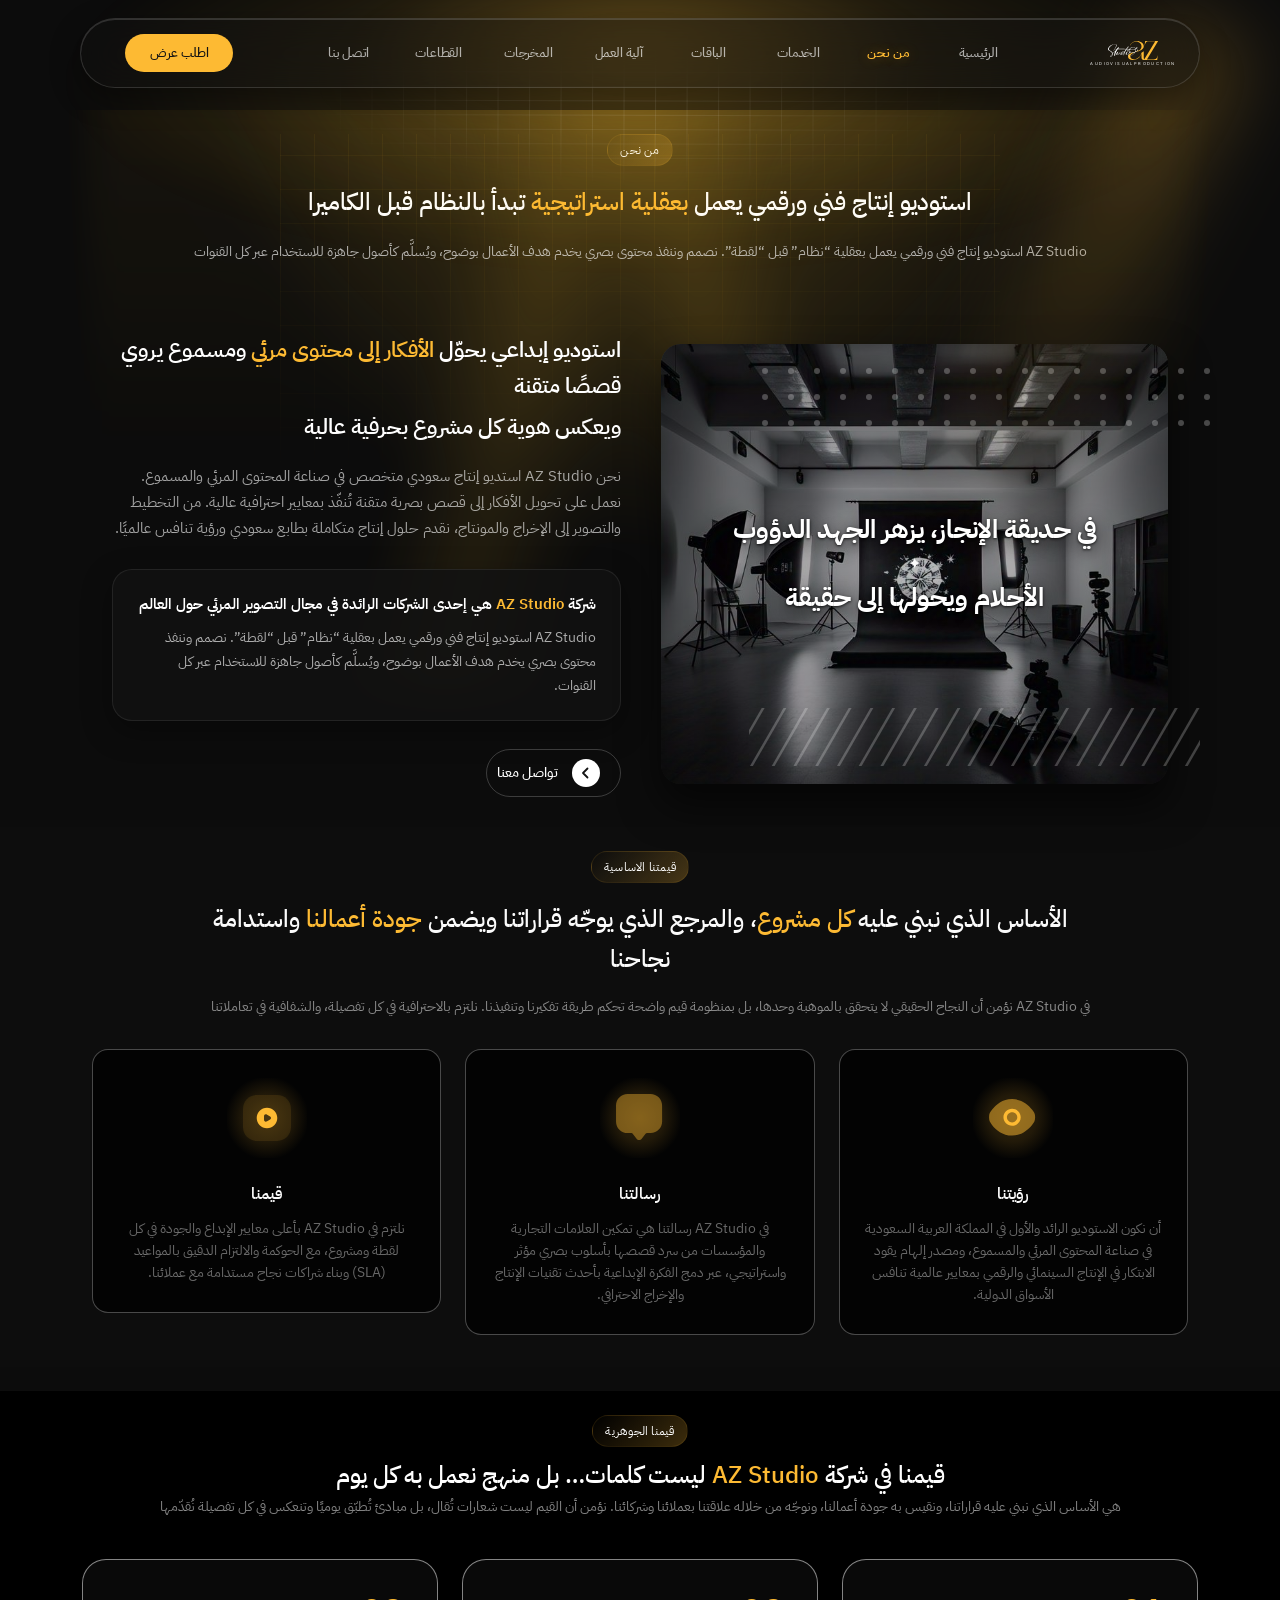
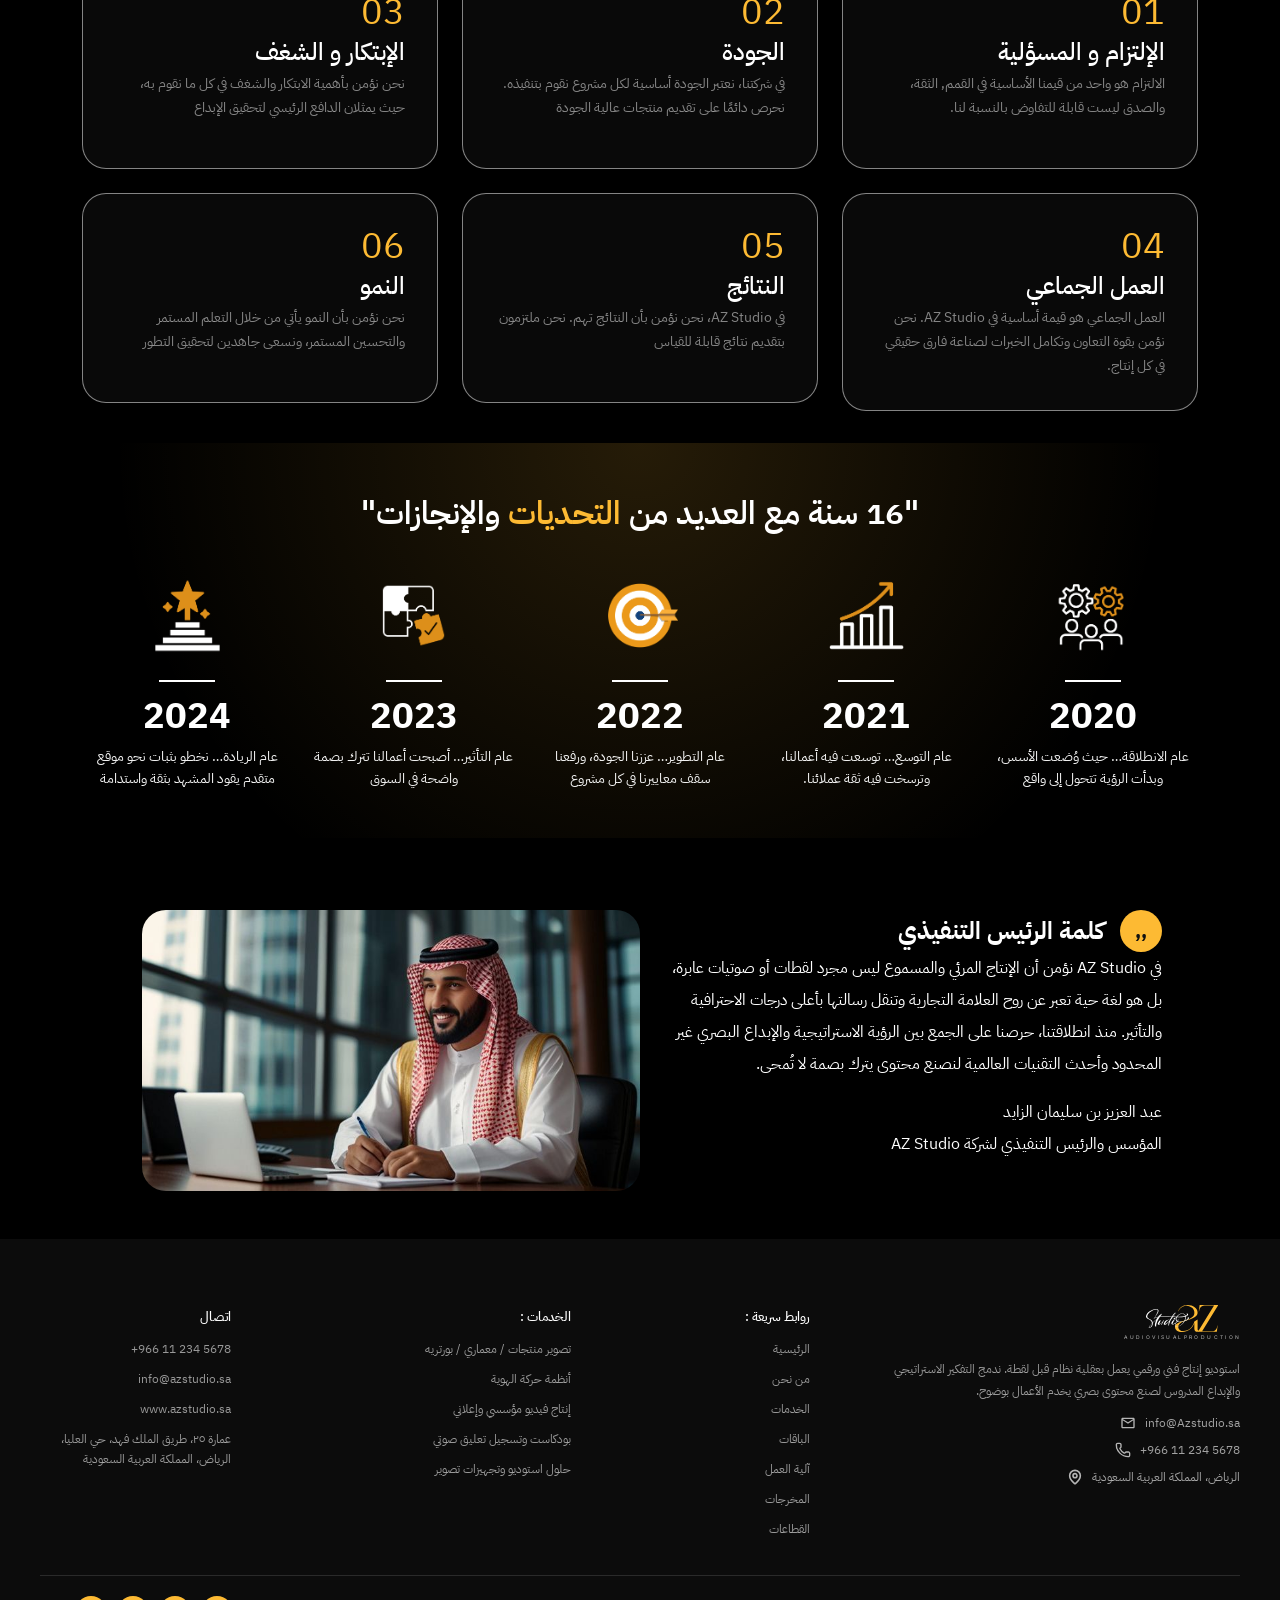
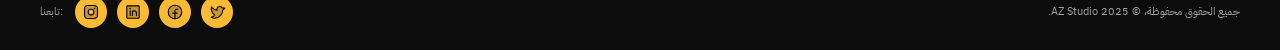
<file: about.html>
<!doctype html>
<html lang="ar" dir="rtl">
  <head>
    <meta charset="UTF-8" />
    <meta name="viewport" content="width=device-width, initial-scale=1.0" />
    <title>من نحن - AZ Studio</title>
    <link rel="preconnect" href="https://fonts.googleapis.com" />
    <link rel="preconnect" href="https://fonts.gstatic.com" crossorigin />
    <link
      href="https://fonts.googleapis.com/css2?family=IBM+Plex+Sans+Arabic:wght@400;500;600;700&family=Inter:wght@400&display=swap"
      rel="stylesheet"
    />
    <link
      href="https://cdn.jsdelivr.net/npm/bootstrap@5.3.3/dist/css/bootstrap.min.css"
      rel="stylesheet"
    />
    <link rel="stylesheet" href="./css/about.css" />
  </head>
  <body>
    <div class="page-shell">
      <!-- ══ Navbar Mesh Grid & Glow (شبكة الضوء 1:1 فيجما) ══ -->
      <div class="navbar-spotlight" aria-hidden="true">
        <svg class="spotlight-grid-svg" xmlns="http://www.w3.org/2000/svg" width="982" height="241" viewBox="0 0 982 241" fill="none">
          <path d="M374.654 200.472L611.906 200.472M0.443479 5.85048L0.443456 240.444M32.077 5.85048L32.077 240.444M63.7106 5.85048L63.7106 240.444M95.3442 5.85048L95.3441 240.444M126.978 5.85048L126.978 240.444M158.611 5.85048L158.611 240.444M190.245 5.85048L190.245 240.444M221.878 5.85048L221.878 240.444M253.512 5.85048L253.512 240.444M0.0839844 231.106L980.725 231.106M285.146 5.85048L285.146 240.444M0.0839844 216.69L980.725 216.69M316.779 5.85048L316.779 240.444M0.0839844 202.274L980.725 202.274M348.413 5.85048L348.413 240.444M0.0839844 187.857L980.725 187.857M380.046 5.85048L380.046 240.444M0.0839844 173.441L980.725 173.441M411.68 5.85048L411.68 240.444M0.0839844 159.025L980.725 159.025M443.313 5.85048L443.313 240.444M0.0839844 144.608L980.725 144.608M474.947 5.85048L474.947 240.444M0.0839844 130.192L980.725 130.192M506.581 5.85048L506.58 240.444M0.0839844 115.775L980.725 115.775M538.214 5.85048L538.214 240.444M0.0839844 101.359L980.725 101.359M569.848 5.85048L569.848 240.444M0.0839844 86.9426L980.725 86.9426M601.481 5.85048L601.481 240.444M0.0839844 72.5262L980.725 72.5262M633.115 5.85048L633.115 240.444M0.0839844 58.1099L980.725 58.1099M664.748 5.85048L664.748 240.444M0.0839844 43.6935L980.725 43.6935M696.382 5.85048L696.382 240.444M0.0839844 29.2771L980.725 29.2771M728.015 5.85048L728.015 240.444M0.0839844 14.8607L980.725 14.8607M759.649 5.85048L759.649 240.444M0.0839844 0.444336L980.725 0.444336M791.283 5.85048L791.283 240.444M822.916 5.85048L822.916 240.444M854.55 5.85048L854.55 240.444M886.183 5.85048L886.183 240.444M917.817 5.85048L917.817 240.444M949.45 5.85048L949.45 240.444M981.084 5.85048L981.084 240.444" stroke="url(#paint0_radial_spotlight)" stroke-width="0.888544"/>
          <defs>
            <radialGradient id="paint0_radial_spotlight" cx="0" cy="0" r="1" gradientUnits="userSpaceOnUse" gradientTransform="translate(490.584 106.201) rotate(90) scale(134.243 548.718)">
              <stop stop-color="white" stop-opacity="0.12"/>
              <stop offset="0.6" stop-color="white" stop-opacity="0"/>
            </radialGradient>
          </defs>
        </svg>
      </div>

      <header class="site-header">
        <nav
          class="main-navigation"
          id="main-navigation"
          aria-label="التنقل الرئيسي"
        >
          <a class="brand-logo" href="./index.html#home" aria-label="AZ Studio">
            <span class="brand-mark">
              <img
                class="logo-a"
                src="./assets-design/icons/logo-a.svg"
                alt=""
              />
              <img
                class="logo-z"
                src="./assets-design/icons/logo-z.svg"
                alt=""
              />
            </span>
            <p class="brand-tagline">
              A U D I O V I S U A L P R O D U C T I O N
            </p>
          </a>
          <ul class="nav-links" id="main-menu">
            <li><a class="nav-link"        href="index.html">الرئيسية</a></li>
            <li><a class="nav-link active" href="about.html">من نحن</a></li>
            <li><a class="nav-link"        href="services.html">الخدمات</a></li>
            <li><a class="nav-link"        href="packages.html">الباقات</a></li>
            <li><a class="nav-link"        href="process.html">آلية العمل</a></li>
            <li><a class="nav-link"        href="work.html">المخرجات</a></li>
            <li><a class="nav-link"        href="sectors.html">القطاعات</a></li>
            <li><a class="nav-link"        href="contact.html">اتصل بنا</a></li>
            <li class="nav-quote-item"><a class="nav-quote-button" href="contact.html">اطلب عرض</a></li>
          </ul>
          <button
            class="menu-button"
            type="button"
            aria-expanded="false"
            aria-controls="main-menu"
          >
            ☰
          </button>
          <a class="quote-button" href="contact.html">اطلب عرض</a>
        </nav>
      </header>

      <main class="about-page-main">
        <section class="about-page-hero mt-4">
          <div class="container">
            <div class="section-header">
              <span class="section-badge">من نحن</span>
              <h1 class="section-title">استوديو إنتاج فني ورقمي يعمل <span class="accent">بعقلية استراتيجية</span> تبدأ بالنظام قبل الكاميرا</h1>
              <p class="section-lead">
                AZ Studio استوديو إنتاج فني ورقمي يعمل بعقلية “نظام” قبل “لقطة”.
                نصمم وننفذ محتوى بصري يخدم هدف الأعمال بوضوح، ويُسلَّم كأصول
                جاهزة للاستخدام عبر كل القنوات
              </p>
            </div>

            <div class="about-layout">
              <div class="about-copy">
                <div>
                  <h2 class="about-heading">
                    استوديو إبداعي يحوّل
                    <span class="accent">الأفكار إلى محتوى مرئي</span> ومسموع
                    يروي قصصًا متقنة
                    <span class="about-heading-sub"
                      >ويعكس هوية كل مشروع بحرفية عالية</span
                    >
                  </h2>
                  <p class="about-body">
                    نحن AZ Studio استديو إنتاج سعودي متخصص في صناعة المحتوى
                    المرئي والمسموع. نعمل على تحويل الأفكار إلى قصص بصرية متقنة
                    تُنفّذ بمعايير احترافية عالية. من التخطيط والتصوير إلى
                    الإخراج والمونتاج، نقدم حلول إنتاج متكاملة بطابع سعودي ورؤية
                    تنافس عالميًا.
                  </p>
                </div>
                <div class="about-note">
                  <p class="about-note-title">
                    شركة <span class="accent">AZ Studio</span> هي إحدى الشركات
                    الرائدة في مجال التصوير المرئي حول العالم
                  </p>
                  <p class="about-note-text">
                    AZ Studio استوديو إنتاج فني ورقمي يعمل بعقلية “نظام” قبل
                    “لقطة”. نصمم وننفذ محتوى بصري يخدم هدف الأعمال بوضوح،
                    ويُسلَّم كأصول جاهزة للاستخدام عبر كل القنوات.
                  </p>
                </div>
                <a class="pill-button" href="./index.html#contact">
                  <span class="button-icon"
                    ><img
                      src="./assets-design/icons/chevron-outline.svg"
                      alt=""
                  /></span>
                  تواصل معنا
                </a>
              </div>
              <div class="about-media">
                <img
                  class="about-media-img"
                  src="./assets-design/images/about.jpg"
                  alt="فريق يعمل داخل استوديو"
                />
                <div class="about-quote-container">
                  <p class="about-quote-top">
                    في حديقة الإنجاز، يزهر الجهد الدؤوب
                  </p>
                  <div class="about-diamond-wrapper" aria-hidden="true">✦</div>
                  <p class="about-quote-bottom">الأحلام ويحولها إلى حقيقة</p>
                </div>
                <div class="dot-grid" aria-hidden="true">
                  <img src="./assets-design/images/dots.svg" alt="" />
                </div>
                <div class="slash-row" aria-hidden="true">
                  <img src="./assets-design/images/dashs.svg" alt="" />
                </div>
              </div>
            </div>
        </section>

        <!-- SECOND FRAME PLACEHOLDER: build the next section inside this boundary. -->
        <section class="our-value">
          <div class="container all-content">
            <div
              class="our-val-upper-content d-flex flex-column align-items-center justify-content-center"
            >
              <div class="our-val-span">
                <span class="our-val-upper-span section-badge"
                  >قيمتنا الاساسية</span
                >
              </div>
              <div class="our-val-p">
                <p class="our-val-p1">
                  الأساس الذي نبني عليه <span class="accent">كل مشروع</span>،
                  والمرجع الذي يوجّه قراراتنا ويضمن<span class="accent">
                    جودة أعمالنا
                  </span>
                  واستدامة نجاحنا
                </p>

                <p class="our-val-p2 section-lead">
                  في AZ Studio نؤمن أن النجاح الحقيقي لا يتحقق بالموهبة وحدها،
                  بل بمنظومة قيم واضحة تحكم طريقة تفكيرنا وتنفيذنا. نلتزم
                  بالاحترافية في كل تفصيلة، والشفافية في تعاملاتنا
                </p>
              </div>
            </div>
            <div class="our-val-lower-content row gy-4">
                <div class="col-lg-4 col-md-6 col-12">
                  <div class="feature-card">
                    <div class="feature-card-icon">
                      <img src="./assets-design/icons/eye.svg" alt="" />
                    </div>
                    <div class="feature-card-body">
                      <h3 class="feature-card-title">رؤيتنا</h3>
                      <p class="feature-card-text">
                        أن نكون الاستوديو الرائد والأول في المملكة العربية السعودية في صناعة المحتوى المرئي والمسموع، ومصدر إلهام يقود الابتكار في الإنتاج السينمائي والرقمي بمعايير عالمية تنافس الأسواق الدولية.
                      </p>
                    </div>
                  </div>
                </div>
                <div class="col-lg-4 col-md-6 col-12">
                  <div class="feature-card">
                    <div class="feature-card-icon">
                      <img src="./assets-design/icons/chat.svg" alt="" />
                    </div>
                    <div class="feature-card-body">
                      <h3 class="feature-card-title">رسالتنا</h3>
                      <p class="feature-card-text">
                        في AZ Studio رسالتنا هي تمكين العلامات التجارية والمؤسسات من سرد قصصها بأسلوب بصري مؤثر واستراتيجي، عبر دمج الفكرة الإبداعية بأحدث تقنيات الإنتاج والإخراج الاحترافي.
                      </p>
                    </div>
                  </div>
                </div>
                <div class="col-lg-4 col-md-6 col-12">
                  <div class="feature-card">
                    <div class="feature-card-icon">
                      <img src="./assets-design/icons/check-gold.svg" alt="" />
                    </div>
                    <div class="feature-card-body">
                      <h3 class="feature-card-title">قيمنا</h3>
                      <p class="feature-card-text">
                        نلتزم في AZ Studio بأعلى معايير الإبداع والجودة في كل لقطة ومشروع، مع الحوكمة والالتزام الدقيق بالمواعيد (SLA) وبناء شراكات نجاح مستدامة مع عملائنا.
                      </p>
                    </div>
                  </div>
                </div>
              </div>
            </div>
          </div>
        </section>

        <!-- .........................قيمنا الجوهريه.................................. -->
        <section class="our-value2 pt-4 ">
          <div class="container">
             <div class="our-value2-text d-flex justify-content-center align-items-center flex-column">
            <h3 class="section-badge">قيمنا الجوهرية</h3>
            <p class="section-title">قيمنا في شركة <span class="accent">AZ Studio </span>ليست كلمات… بل منهج نعمل به كل يوم</p>
            <p class="section-lead">هي الأساس الذي نبني عليه قراراتنا، ونقيس به جودة أعمالنا، ونوجّه من خلاله علاقتنا بعملائنا وشركائنا. نؤمن أن القيم ليست شعارات تُقال، بل مبادئ تُطبّق يوميًا وتنعكس في كل تفصيلة نُقدّمها</p>
          </div>
              <div class="row mt-3 g-4">
                <div class="col-lg-4 col-md-6 col-12">
                    <div class="our-value2-card  ">
                        <span class="our-value2-span">01</span>
                        <p class="section-title ">الإلتزام و المسؤلية</p>
                        <p class="section-lead ">الالتزام هو واحد من قيمنا الأساسية في القمم, الثقة، والصدق ليست قابلة للتفاوض بالنسبة لنا.</p>
                    </div>
                </div>
                <div class="col-lg-4 col-md-6 col-12">
                    <div class="our-value2-card  ">
                        <span class="our-value2-span">02</span>
                        <p class="section-title ">الجودة</p>
                        <p class="section-lead ">في شركتنا، نعتبر الجودة أساسية لكل مشروع نقوم بتنفيذه. نحرص دائمًا على تقديم منتجات عالية الجودة </p>
                    </div>
                </div>
                <div class="col-lg-4 col-md-6 col-12">
                    <div class="our-value2-card  ">
                        <span class="our-value2-span">03</span>
                        <p class="section-title ">الإبتكار و الشغف</p>
                        <p class="section-lead ">نحن نؤمن بأهمية الابتكار والشغف في كل ما نقوم به، حيث يمثلان الدافع الرئيسي لتحقيق الإبداع</p>
                    </div>
                </div>
                <div class="col-lg-4 col-md-6 col-12">
                    <div class="our-value2-card  ">
                        <span class="our-value2-span">04</span>
                        <p class="section-title ">العمل الجماعي</p>
                        <p class="section-lead ">العمل الجماعي هو قيمة أساسية في AZ Studio. نحن نؤمن بقوة التعاون وتكامل الخبرات لصناعة فارق حقيقي في كل إنتاج.</p>
                    </div>
                </div>
                <div class="col-lg-4 col-md-6 col-12">
                    <div class="our-value2-card  ">
                        <span class="our-value2-span">05</span>
                        <p class="section-title ">النتائج</p>
                        <p class="section-lead ">في AZ Studio، نحن نؤمن بأن النتائج تهم. نحن ملتزمون بتقديم نتائج قابلة للقياس</p>
                    </div>
                </div>
                <div class="col-lg-4 col-md-6 col-12">
                    <div class="our-value2-card  ">
                        <span class="our-value2-span">06</span>
                        <p class="section-title ">النمو</p>
                        <p class="section-lead ">نحن نؤمن بأن النمو يأتي من خلال التعلم المستمر والتحسين المستمر، ونسعى جاهدين لتحقيق التطور </p>
                    </div>
                </div>
          </div>
          </div>

        </section>

        <!-- ......................... نهايه قيمنا الجوهريه.................................. -->


        <!-- ..............التحديات.................-->

        <section class="chalenges">
          <div class="container">
            <div class="section-header">
              <h2 class="section-title">"16 سنة مع العديد من <span class="accent">التحديات</span> والإنجازات"</h2>
            </div>
            <div class="milestones-row">
              <article class="milestone-item">
                <div class="milestone-icon-wrapper">
                  <img class="milestone-icon" src="assets-design/images/who us pepole.png" alt="2020" />
                </div>
                <span class="milestone-line"></span>
                <strong class="milestone-year">2020</strong>
                <p class="milestone-text">عام الانطلاقة… حيث وُضعت الأسس، وبدأت الرؤية تتحول إلى واقع</p>
              </article>
              <article class="milestone-item">
                <div class="milestone-icon-wrapper">
                  <img class="milestone-icon" src="assets-design/images/who us arrow.png" alt="2021" />
                </div>
                <span class="milestone-line"></span>
                <strong class="milestone-year">2021</strong>
                <p class="milestone-text">عام التوسع… توسعت فيه أعمالنا، وترسخت فيه ثقة عملائنا.</p>
              </article>
              <article class="milestone-item">
                <div class="milestone-icon-wrapper">
                  <img class="milestone-icon" src="assets-design/images/who us arrow2.png" alt="2022" />
                </div>
                <span class="milestone-line"></span>
                <strong class="milestone-year">2022</strong>
                <p class="milestone-text">عام التطوير… عززنا الجودة، ورفعنا سقف معاييرنا في كل مشروع</p>
              </article>
              <article class="milestone-item">
                <div class="milestone-icon-wrapper">
                  <img class="milestone-icon" src="assets-design/images/who us puzzel.png" alt="2023" />
                </div>
                <span class="milestone-line"></span>
                <strong class="milestone-year">2023</strong>
                <p class="milestone-text">عام التأثير… أصبحت أعمالنا تترك بصمة واضحة في السوق</p>
              </article>
              <article class="milestone-item">
                <div class="milestone-icon-wrapper">
                  <img class="milestone-icon" src="assets-design/images/who us star.png" alt="2024" />
                </div>
                <span class="milestone-line"></span>
                <strong class="milestone-year">2024</strong>
                <p class="milestone-text">عام الريادة… نخطو بثبات نحو موقع متقدم يقود المشهد بثقة واستدامة</p>
              </article>
            </div>
          </div>
        </section>

        <!-- ..............نهايه التحديات................-->

        <!-- .....................بدايه سيكشن كلمه الرئيس التنفيزي ........................... -->

         <section class="president pt-4 ">
            <div class="container mb-4 p-5">
              <div class="row w-100">
                <div class="col-md-6 ">
                    <div class="president-contant">
                     <div class="president-text1 d-flex gap-3 align-items-center">
                        <span class="president-text1-circle">,,</span>
                        <h3 class="president-text1-h3">كلمة الرئيس التنفيذي</h3>
                     </div>
                     <div class="president-text2">
                        <p class="president-text2-p">في AZ Studio نؤمن أن الإنتاج المرئي والمسموع ليس مجرد لقطات أو صوتيات عابرة، بل هو لغة حية تعبر عن روح العلامة التجارية وتنقل رسالتها بأعلى درجات الاحترافية والتأثير. منذ انطلاقتنا، حرصنا على الجمع بين الرؤية الاستراتيجية والإبداع البصري غير المحدود وأحدث التقنيات العالمية لنصنع محتوى يترك بصمة لا تُمحى.</p>
                        <p class="president-text2-p">عبد العزيز بن سليمان الزايد<br>المؤسس والرئيس التنفيذي لشركة AZ Studio</p>
                     </div>
                    </div>
                   
                </div>
                <div class="col-md-6">
                    <div class="row"><div class="president-img">
                      <img src="assets-design/images/who us shaikh.png" alt="" srcset="">
                   </div>
                </div>
                    
                </div>
              </div>
            </div>
         </section>


        <!-- .....................نهايه سيكشن كلمه الرئيس التنفيزي........................... -->

      </main>

      <footer class="site-footer" id="footer">
        <div class="footer-main">
          <div class="footer-brand">
            <a
              class="footer-logo"
              href="./index.html#home"
              aria-label="AZ Studio"
              ><span class="brand-mark"
                ><img
                  class="logo-a"
                  src="./assets-design/icons/logo-a.svg"
                  alt="" /><img
                  class="logo-z"
                  src="./assets-design/icons/logo-z.svg"
                  alt="" /></span
              ><span class="brand-tagline"
                >A U D I O V I S U A L P R O D U C T I O N</span
              ></a
            >
            <p class="footer-description">
              استوديو إنتاج فني ورقمي يعمل بعقلية نظام قبل لقطة. ندمج التفكير
              الاستراتيجي والإبداع المدروس لصنع محتوى بصري يخدم الأعمال بوضوح.
            </p>
            <div class="footer-contact-list">
              <a href="mailto:info@azstudio.sa"
                ><span>info@Azstudio.sa</span
                ><img src="./assets-design/icons/mail.svg" alt="" /></a
              ><a href="tel:+966112345678"
                ><span dir="ltr">+966 11 234 5678</span
                ><img src="./assets-design/icons/phone.svg" alt="" /></a
              ><span
                ><span>الرياض، المملكة العربية السعودية</span
                ><img src="./assets-design/icons/pin.svg" alt=""
              /></span>
            </div>
          </div>
          <nav class="footer-column" aria-label="روابط سريعة">
            <h2>روابط سريعة :</h2>
            <a href="index.html">الرئيسية</a>
            <a href="about.html">من نحن</a>
            <a href="services.html">الخدمات</a>
            <a href="packages.html">الباقات</a>
            <a href="process.html">آلية العمل</a>
            <a href="work.html">المخرجات</a>
            <a href="sectors.html">القطاعات</a>
          </nav>
          <nav class="footer-column" aria-label="الخدمات">
            <h2>الخدمات :</h2>
            <a href="services.html">تصوير منتجات / معماري / بورتريه</a>
            <a href="services.html">أنظمة حركة الهوية</a>
            <a href="services.html">إنتاج فيديو مؤسسي وإعلاني</a>
            <a href="services.html">بودكاست وتسجيل تعليق صوتي</a>
            <a href="services.html">حلول استوديو وتجهيزات تصوير</a>
          </nav>
          <div class="footer-contact-column">
            <h2>اتصال</h2>
            <a href="tel:+966112345678" dir="ltr">+966 11 234 5678</a>
            <a href="mailto:info@azstudio.sa">info@azstudio.sa</a>
            <a href="https://azstudio.sa">www.azstudio.sa</a>
            <p>عمارة ٢٥، طريق الملك فهد، حي العليا، الرياض، المملكة العربية السعودية</p>
          </div>
        </div>
        <div class="footer-bottom">
          <p>جميع الحقوق محفوظة، © 2025 AZ Studio.</p>
          <div class="footer-social" aria-label="تابعنا">
            <span>تابعنا:</span>
            <a href="contact.html" aria-label="Instagram"><img src="./assets-design/icons/instagram.svg" alt="Instagram" /></a>
            <a href="contact.html" aria-label="LinkedIn"><img src="./assets-design/icons/linkedin.svg" alt="LinkedIn" /></a>
            <a href="contact.html" aria-label="Facebook"><img src="./assets-design/icons/facebook.svg" alt="Facebook" /></a>
            <a href="contact.html" aria-label="Twitter"><img src="./assets-design/icons/twitter.svg" alt="Twitter" /></a>
          </div>
        </div>
      </footer>
    </div>
    <script src="https://cdn.jsdelivr.net/npm/bootstrap@5.3.3/dist/js/bootstrap.bundle.min.js"></script>
    <script src="./js/script.js"></script>
  </body>
</html>
</file>
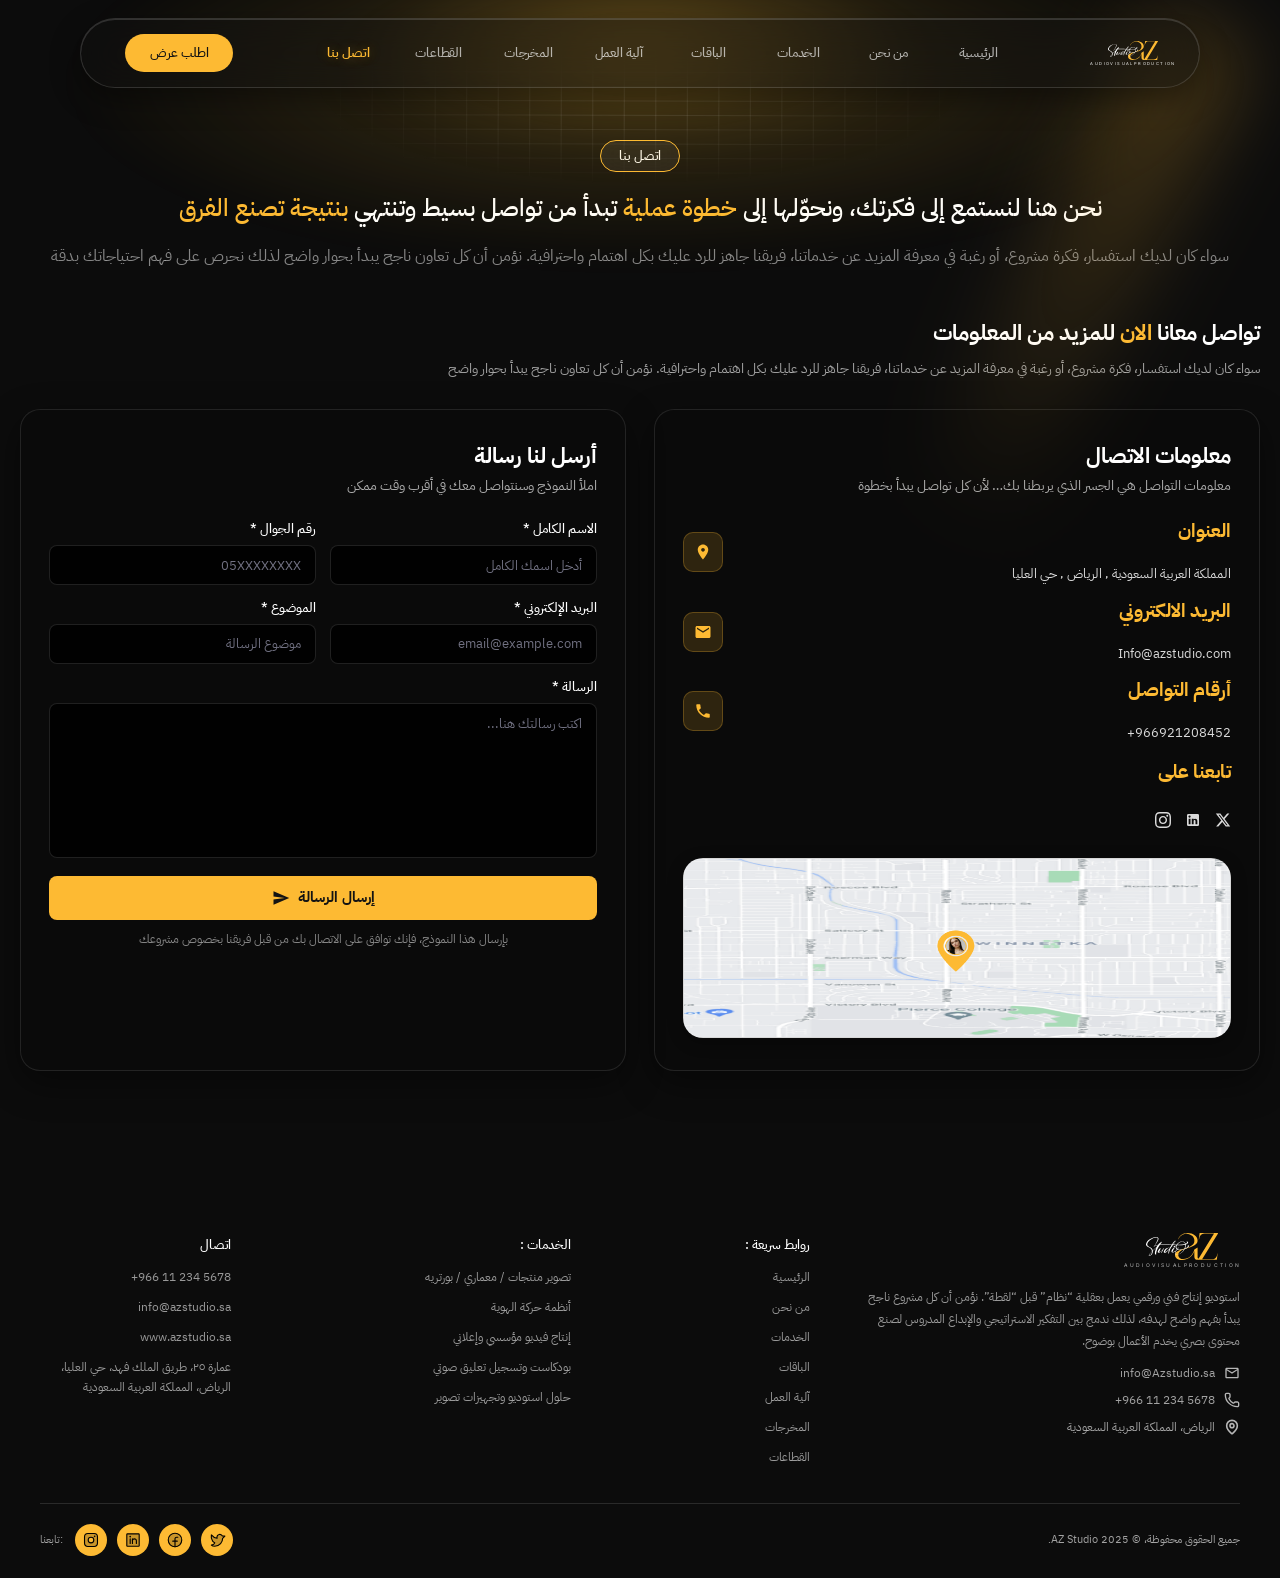
<file: contact.html>
<!doctype html>
<html lang="ar" dir="rtl">
  <head>
    <meta charset="UTF-8" />
    <meta name="viewport" content="width=device-width, initial-scale=1.0" />
    <title>اتصل بنا — AZ Studio</title>
    <link rel="preconnect" href="https://fonts.googleapis.com" />
    <link rel="preconnect" href="https://fonts.gstatic.com" crossorigin />
    <link
      href="https://fonts.googleapis.com/css2?family=IBM+Plex+Sans+Arabic:wght@400;500;600;700&family=Inter:wght@400&display=swap"
      rel="stylesheet"
    />
    <link
      href="https://cdn.jsdelivr.net/npm/bootstrap@5.3.3/dist/css/bootstrap.min.css"
      rel="stylesheet"
    />
    <link rel="stylesheet" href="./css/contact.css" />
  </head>

  <body>
    <div class="page-shell">

      <!-- ══ Navbar Mesh Grid & Glow (شبكة الضوء 1:1 فيجما) ══ -->
      <div class="navbar-spotlight" aria-hidden="true">
        <svg class="spotlight-grid-svg" xmlns="http://www.w3.org/2000/svg" width="982" height="241" viewBox="0 0 982 241" fill="none">
          <path d="M374.835 200.568L612.201 200.568M0.443692 5.8533L0.44367 240.56M32.0925 5.8533L32.0925 240.56M63.7413 5.8533L63.7412 240.56M95.3901 5.8533L95.39 240.56M127.039 5.8533L127.039 240.56M158.688 5.8533L158.688 240.56M190.336 5.8533L190.336 240.56M221.985 5.8533L221.985 240.56M253.634 5.8533L253.634 240.56M0.0840248 231.218L981.197 231.218M285.283 5.8533L285.283 240.56M0.0840248 216.794L981.197 216.794M316.932 5.8533L316.932 240.56M0.0840248 202.371L981.197 202.371M348.58 5.8533L348.58 240.56M0.0840248 187.948L981.197 187.948M380.229 5.8533L380.229 240.56M0.0840248 173.524L981.197 173.524M411.878 5.8533L411.878 240.56M0.0840248 159.101L981.197 159.101M443.527 5.8533L443.527 240.56M0.0840248 144.678L981.197 144.678M475.176 5.8533L475.176 240.56M0.0840248 130.254L981.197 130.254M506.824 5.8533L506.824 240.56M0.0840248 115.831L981.197 115.831M538.473 5.8533L538.473 240.56M0.0840248 101.408L981.197 101.408M570.122 5.8533L570.122 240.56M0.0840248 86.9845L981.197 86.9845M601.771 5.8533L601.771 240.56M0.0840248 72.5612L981.197 72.5612M633.42 5.8533L633.42 240.56M0.0840248 58.1379L981.197 58.1378M665.068 5.8533L665.068 240.56M0.0840248 43.7145L981.197 43.7145M696.717 5.8533L696.717 240.56M0.0840248 29.2912L981.197 29.2912M728.366 5.8533L728.366 240.56M0.0840248 14.8679L981.197 14.8679M760.015 5.8533L760.015 240.56M0.0840248 0.44455L981.197 0.44455M791.664 5.8533L791.664 240.56M823.312 5.8533L823.312 240.56M854.961 5.8533L854.961 240.56M886.61 5.8533L886.61 240.56M918.259 5.8533L918.259 240.56M949.908 5.8533L949.908 240.56M981.556 5.8533L981.556 240.56" stroke="url(#paint0_radial_contact)" stroke-width="0.888972"/>
          <defs>
            <radialGradient id="paint0_radial_contact" cx="0" cy="0" r="1" gradientUnits="userSpaceOnUse" gradientTransform="translate(490.82 106.253) rotate(90) scale(134.307 548.982)">
              <stop stop-color="white" stop-opacity="0.12"/>
              <stop offset="0.6" stop-color="white" stop-opacity="0"/>
            </radialGradient>
          </defs>
        </svg>
      </div>

      <!-- ══ Header ══ -->
      <header class="site-header">
        <nav class="main-navigation" id="main-navigation" aria-label="التنقل الرئيسي">
          <a class="brand-logo" href="index.html" aria-label="AZ Studio">
            <span class="brand-mark">
              <img class="logo-a" src="./assets-design/icons/logo-a.svg" alt=""/>
              <img class="logo-z" src="./assets-design/icons/logo-z.svg" alt=""/>
            </span>
            <p class="brand-tagline">A U D I O V I S U A L P R O D U C T I O N</p>
          </a>
          <ul class="nav-links" id="main-menu">
            <li><a class="nav-link"        href="index.html">الرئيسية</a></li>
            <li><a class="nav-link"        href="about.html">من نحن</a></li>
            <li><a class="nav-link"        href="services.html">الخدمات</a></li>
            <li><a class="nav-link"        href="packages.html">الباقات</a></li>
            <li><a class="nav-link"        href="process.html">آلية العمل</a></li>
            <li><a class="nav-link"        href="work.html">المخرجات</a></li>
            <li><a class="nav-link"        href="sectors.html">القطاعات</a></li>
            <li><a class="nav-link active" href="contact.html">اتصل بنا</a></li>
            <li class="nav-quote-item"><a class="nav-quote-button" href="contact.html">اطلب عرض</a></li>
          </ul>
          <button class="menu-button" type="button" aria-expanded="false" aria-controls="main-menu">☰</button>
          <a class="quote-button" href="contact.html">اطلب عرض</a>
        </nav>
      </header>

      <!-- ══ Contact Page Main Content ══ -->
      <main class="contact-page-main">

        <!-- ── Centered Hero Header ── -->
        <section class="contact-hero">
          <div class="contact-hero-header">
            <span class="contact-badge">اتصل بنا</span>
            <h1 class="contact-hero-title">
              نحن هنا لنستمع إلى فكرتك، ونحوّلها إلى <span class="accent">خطوة عملية</span> تبدأ من تواصل بسيط وتنتهي <span class="accent">بنتيجة تصنع الفرق</span>
            </h1>
            <p class="contact-hero-lead">
              سواء كان لديك استفسار، فكرة مشروع، أو رغبة في معرفة المزيد عن خدماتنا، فريقنا جاهز للرد عليك بكل اهتمام واحترافية. نؤمن أن كل تعاون ناجح يبدأ بحوار واضح لذلك نحرص على فهم احتياجاتك بدقة
            </p>
          </div>
        </section>

        <!-- ── Sub Header & 2-Column Contact Section ── -->
        <section class="contact-content-section content-wrap">
          
          <!-- Sub Header (Right-Aligned) -->
          <div class="contact-sub-header">
            <h2 class="contact-sub-title">
              تواصل معانا <span class="accent">الان</span> للمزيد من المعلومات
            </h2>
            <p class="contact-sub-desc">
              سواء كان لديك استفسار، فكرة مشروع، أو رغبة في معرفة المزيد عن خدماتنا، فريقنا جاهز للرد عليك بكل اهتمام واحترافية. نؤمن أن كل تعاون ناجح يبدأ بحوار واضح
            </p>
          </div>

          <!-- Cards Grid Container (RTL: Right Card is Contact Info, Left Card is Send Form) -->
          <div class="contact-grid">

            <!-- Card 1 (Right in RTL): Contact Information & Map -->
            <div class="contact-card contact-info-card">
              <div class="contact-card-header">
                <h2 class="contact-card-title">معلومات الاتصال</h2>
                <p class="contact-card-subtitle">معلومات التواصل هي الجسر الذي يربطنا بك… لأن كل تواصل يبدأ بخطوة</p>
              </div>

              <div class="info-items-list">
                <!-- Address -->
                <div class="info-item">
                  <div class="info-details">
                    <h3 class="info-label">العنوان</h3>
                    <p class="info-value">المملكة العربية السعودية , الرياض , حي العليا</p>
                  </div>
                  <div class="info-icon-box">
                    <svg width="20" height="20" viewBox="0 0 24 24" fill="none" xmlns="http://www.w3.org/2000/svg">
                      <path d="M12 2C8.13 2 5 5.13 5 9C5 14.25 12 22 12 22C12 22 19 14.25 19 9C19 5.13 15.87 2 12 2ZM12 11.5C10.62 11.5 9.5 10.38 9.5 9C9.5 7.62 10.62 6.5 12 6.5C13.38 6.5 14.5 7.62 14.5 9C14.5 10.38 13.38 11.5 12 11.5Z" fill="#FDBA33"/>
                    </svg>
                  </div>
                </div>

                <!-- Email -->
                <a href="mailto:Info@azstudio.com" class="info-item">
                  <div class="info-details">
                    <h3 class="info-label">البريد الالكتروني</h3>
                    <p class="info-value">Info@azstudio.com</p>
                  </div>
                  <div class="info-icon-box">
                    <svg width="20" height="20" viewBox="0 0 24 24" fill="none" xmlns="http://www.w3.org/2000/svg">
                      <path d="M20 4H4C2.9 4 2.01 4.9 2.01 6L2 18C2 19.1 2.9 20 4 20H20C21.1 20 22 19.1 22 18V6C22 4.9 21.1 4 20 4ZM20 8L12 13L4 8V6L12 11L20 6V8Z" fill="#FDBA33"/>
                    </svg>
                  </div>
                </a>

                <!-- Phone -->
                <a href="tel:+966921208452" class="info-item">
                  <div class="info-details">
                    <h3 class="info-label">أرقام التواصل</h3>
                    <p class="info-value" dir="ltr">+966921208452</p>
                  </div>
                  <div class="info-icon-box">
                    <svg width="20" height="20" viewBox="0 0 24 24" fill="none" xmlns="http://www.w3.org/2000/svg">
                      <path d="M6.62 10.79C8.06 13.62 10.38 15.94 13.21 17.38L15.41 15.18C15.69 14.9 16.08 14.82 16.43 14.93C17.55 15.3 18.75 15.5 20 15.5C20.55 15.5 21 15.95 21 16.5V20C21 20.55 20.55 21 20 21C10.61 21 3 13.39 3 4C3 3.45 3.45 3 4 3H7.5C8.05 3 8.5 3.45 8.5 4C8.5 5.25 8.7 6.45 9.07 7.57C9.18 7.92 9.1 8.31 8.82 8.59L6.62 10.79Z" fill="#FDBA33"/>
                    </svg>
                  </div>
                </a>

                <!-- Follow Us -->
                <div class="social-follow-row">
                  <h3 class="social-follow-label">تابعنا على</h3>
                  <div class="social-icons-row" aria-label="وسائل التواصل الاجتماعي">
                    <a href="https://twitter.com" target="_blank" rel="noopener noreferrer" class="social-icon-link" aria-label="X (Twitter)">
                      <svg width="18" height="18" viewBox="0 0 24 24" fill="currentColor">
                        <path d="M18.244 2.25h3.308l-7.227 8.26 8.502 11.24H16.17l-5.214-6.817L4.99 21.75H1.68l7.73-8.835L1.254 2.25H8.08l4.713 6.231zm-1.161 17.52h1.833L7.084 4.126H5.117z"/>
                      </svg>
                    </a>
                    <a href="https://linkedin.com" target="_blank" rel="noopener noreferrer" class="social-icon-link" aria-label="LinkedIn">
                      <svg width="18" height="18" viewBox="0 0 24 24" fill="currentColor">
                        <path d="M19 3a2 2 0 0 1 2 2v14a2 2 0 0 1-2 2H5a2 2 0 0 1-2-2V5a2 2 0 0 1 2-2h14m-.5 15.5v-5.3a3.26 3.26 0 0 0-3.26-3.26c-.85 0-1.84.52-2.28 1.3v-1.11h-2.79v8.37h2.79v-4.93c0-.77.62-1.4 1.39-1.4a1.4 1.4 0 0 1 1.4 1.4v4.93h2.75M6.88 8.56a1.68 1.68 0 0 0 1.68-1.68c0-.93-.75-1.69-1.68-1.69a1.69 1.69 0 0 0-1.69 1.69c0 .93.76 1.68 1.69 1.68m1.39 9.94v-8.37H5.5v8.37h2.77z"/>
                      </svg>
                    </a>
                    <a href="https://instagram.com" target="_blank" rel="noopener noreferrer" class="social-icon-link" aria-label="Instagram">
                      <svg width="18" height="18" viewBox="0 0 24 24" fill="currentColor">
                        <path d="M12 2.163c3.204 0 3.584.012 4.85.07 3.252.148 4.771 1.691 4.919 4.919.058 1.265.069 1.645.069 4.849 0 3.205-.012 3.584-.069 4.849-.149 3.225-1.664 4.771-4.919 4.919-1.266.058-1.644.07-4.85.07-3.204 0-3.584-.012-4.849-.07-3.26-.149-4.771-1.699-4.919-4.92-.058-1.265-.07-1.644-.07-4.849 0-3.204.013-3.583.07-4.849.149-3.227 1.664-4.771 4.919-4.919 1.266-.057 1.645-.069 4.849-.069zm0-2.163c-3.259 0-3.667.014-4.947.072-4.358.2-6.78 2.618-6.98 6.98-.059 1.281-.073 1.689-.073 4.948 0 3.259.014 3.668.072 4.948.2 4.358 2.618 6.78 6.98 6.98 1.281.058 1.689.072 4.948.072 3.259 0 3.668-.014 4.948-.072 4.354-.2 6.782-2.618 6.979-6.98.059-1.28.073-1.689.073-4.948 0-3.259-.014-3.667-.072-4.947-.196-4.354-2.617-6.78-6.979-6.98-1.281-.059-1.69-.073-4.949-.073zm0 5.838c-3.403 0-6.162 2.759-6.162 6.162s2.759 6.163 6.162 6.163 6.162-2.759 6.162-6.163c0-3.403-2.759-6.162-6.162-6.162zm0 10.162c-2.209 0-4-1.79-4-4 0-2.209 1.791-4 4-4s4 1.791 4 4c0 2.21-1.791 4-4 4zm6.406-11.845c-.796 0-1.441.645-1.441 1.44s.645 1.44 1.441 1.44c.795 0 1.439-.645 1.439-1.44s-.644-1.44-1.439-1.44z"/>
                      </svg>
                    </a>
                  </div>
                </div>

                <!-- Map View (border-radius: 20px; background: url(...) lightgray 0px 0px / 100% 100% no-repeat;) -->
                <div class="contact-map-box" role="img" aria-label="خريطة الموقع"></div>
              </div>
            </div>

            <!-- Card 2 (Left in RTL): Send Us a Message Form -->
            <div class="contact-card contact-form-card">
              <div class="contact-card-header">
                <h2 class="contact-card-title">أرسل لنا رسالة</h2>
                <p class="contact-card-subtitle">املأ النموذج وسنتواصل معك في أقرب وقت ممكن</p>
              </div>

              <form class="contact-form" action="#" method="POST" onsubmit="event.preventDefault();">
                <div class="form-row">
                  <div class="form-group">
                    <label class="form-label" for="contact-name">الاسم الكامل *</label>
                    <input class="form-input" type="text" id="contact-name" name="name" placeholder="أدخل اسمك الكامل" required />
                  </div>
                  <div class="form-group">
                    <label class="form-label" for="contact-phone">رقم الجوال *</label>
                    <input class="form-input" type="tel" id="contact-phone" name="phone" placeholder="05XXXXXXXX" dir="ltr" required />
                  </div>
                </div>

                <div class="form-row">
                  <div class="form-group">
                    <label class="form-label" for="contact-email">البريد الإلكتروني *</label>
                    <input class="form-input" type="email" id="contact-email" name="email" placeholder="email@example.com" dir="ltr" required />
                  </div>
                  <div class="form-group">
                    <label class="form-label" for="contact-subject">الموضوع *</label>
                    <input class="form-input" type="text" id="contact-subject" name="subject" placeholder="موضوع الرسالة" required />
                  </div>
                </div>

                <div class="form-group">
                  <label class="form-label" for="contact-message">الرسالة *</label>
                  <textarea class="form-textarea" id="contact-message" name="message" placeholder="اكتب رسالتك هنا..." rows="6" required></textarea>
                </div>

                <div class="form-actions">
                  <button type="submit" class="contact-submit-btn">
                    <span>إرسال الرسالة</span>
                    <svg width="18" height="18" viewBox="0 0 24 24" fill="none" xmlns="http://www.w3.org/2000/svg">
                      <path d="M2.01 21L23 12L2.01 3L2 10L17 12L2 14L2.01 21Z" fill="#131313"/>
                    </svg>
                  </button>
                  <p class="form-disclaimer">بإرسال هذا النموذج، فإنك توافق على الاتصال بك من قبل فريقنا بخصوص مشروعك</p>
                </div>
              </form>
            </div>

          </div>
        </section>

      </main>

      <!-- ══ Global Site Footer ══ -->
       <footer class="site-footer" id="footer">
        <div class="footer-main">
          <div class="footer-brand">
            <a class="footer-logo" href="#home" aria-label="AZ Studio">
              <span class="brand-mark">
                <img
                  class="logo-a"
                  src="./assets-design/icons/logo-a.svg"
                  alt=""
                />
                <img
                  class="logo-z"
                  src="./assets-design/icons/logo-z.svg"
                  alt=""
                />
              </span>
              <span class="brand-tagline"
                >A U D I O V I S U A L P R O D U C T I O N</span
              >
            </a>
            <p class="footer-description">
              استوديو إنتاج فني ورقمي يعمل بعقلية “نظام” قبل “لقطة”. نؤمن أن كل
              مشروع ناجح يبدأ بفهم واضح لهدفه، لذلك ندمج بين التفكير الاستراتيجي
              والإبداع المدروس لصنع محتوى بصري يخدم الأعمال بوضوح.
            </p>
            <div class="footer-contact-list">
              <a href="mailto:info@azstudio.sa">
                <img src="./assets-design/icons/mail.svg" alt="" />
                <span>info@Azstudio.sa</span>
              </a>
              <a href="tel:+966112345678">
                <img src="./assets-design/icons/phone.svg" alt="" />
                <span dir="ltr">+966 11 234 5678</span>
              </a>
              <span>
                <img src="./assets-design/icons/pin.svg" alt="" />
                <span>الرياض، المملكة العربية السعودية</span>
              </span>
            </div>
          </div>

          <nav class="footer-column" aria-label="روابط سريعة">
            <h2>روابط سريعة :</h2>
            <a href="index.html">الرئيسية</a>
            <a href="about.html">من نحن</a>
            <a href="services.html">الخدمات</a>
            <a href="packages.html">الباقات</a>
            <a href="process.html">آلية العمل</a>
            <a href="work.html">المخرجات</a>
            <a href="sectors.html">القطاعات</a>
          </nav>

          <nav class="footer-column" aria-label="الخدمات">
            <h2>الخدمات :</h2>
            <a href="services.html">تصوير منتجات / معماري / بورتريه</a>
            <a href="services.html">أنظمة حركة الهوية</a>
            <a href="services.html">إنتاج فيديو مؤسسي وإعلاني</a>
            <a href="services.html">بودكاست وتسجيل تعليق صوتي</a>
            <a href="services.html">حلول استوديو وتجهيزات تصوير</a>
          </nav>

          <div class="footer-contact-column">
            <h2>اتصال</h2>
            <a href="tel:+966112345678" dir="ltr">+966 11 234 5678</a>
            <a href="mailto:info@azstudio.sa">info@azstudio.sa</a>
            <a href="https://azstudio.sa">www.azstudio.sa</a>
            <p>عمارة ٢٥، طريق الملك فهد، حي العليا، الرياض، المملكة العربية السعودية</p>
          </div>
        </div>

        <div class="footer-bottom">
          <p>جميع الحقوق محفوظة، © 2025 AZ Studio.</p>
          <div class="footer-social" aria-label="تابعنا">
            <span>تابعنا:</span>
            <a href="contact.html" aria-label="Instagram"><img src="./assets-design/icons/instagram.svg" alt="Instagram" /></a>
            <a href="contact.html" aria-label="LinkedIn"><img src="./assets-design/icons/linkedin.svg" alt="LinkedIn" /></a>
            <a href="contact.html" aria-label="Facebook"><img src="./assets-design/icons/facebook.svg" alt="Facebook" /></a>
            <a href="contact.html" aria-label="Twitter"><img src="./assets-design/icons/twitter.svg" alt="Twitter" /></a>
          </div>
        </div>
      </footer>

    </div><!-- /page-shell -->

    <script src="https://cdn.jsdelivr.net/npm/bootstrap@5.3.3/dist/js/bootstrap.bundle.min.js"></script>
    <script src="./js/script.js"></script>
  </body>
</html>
</file>
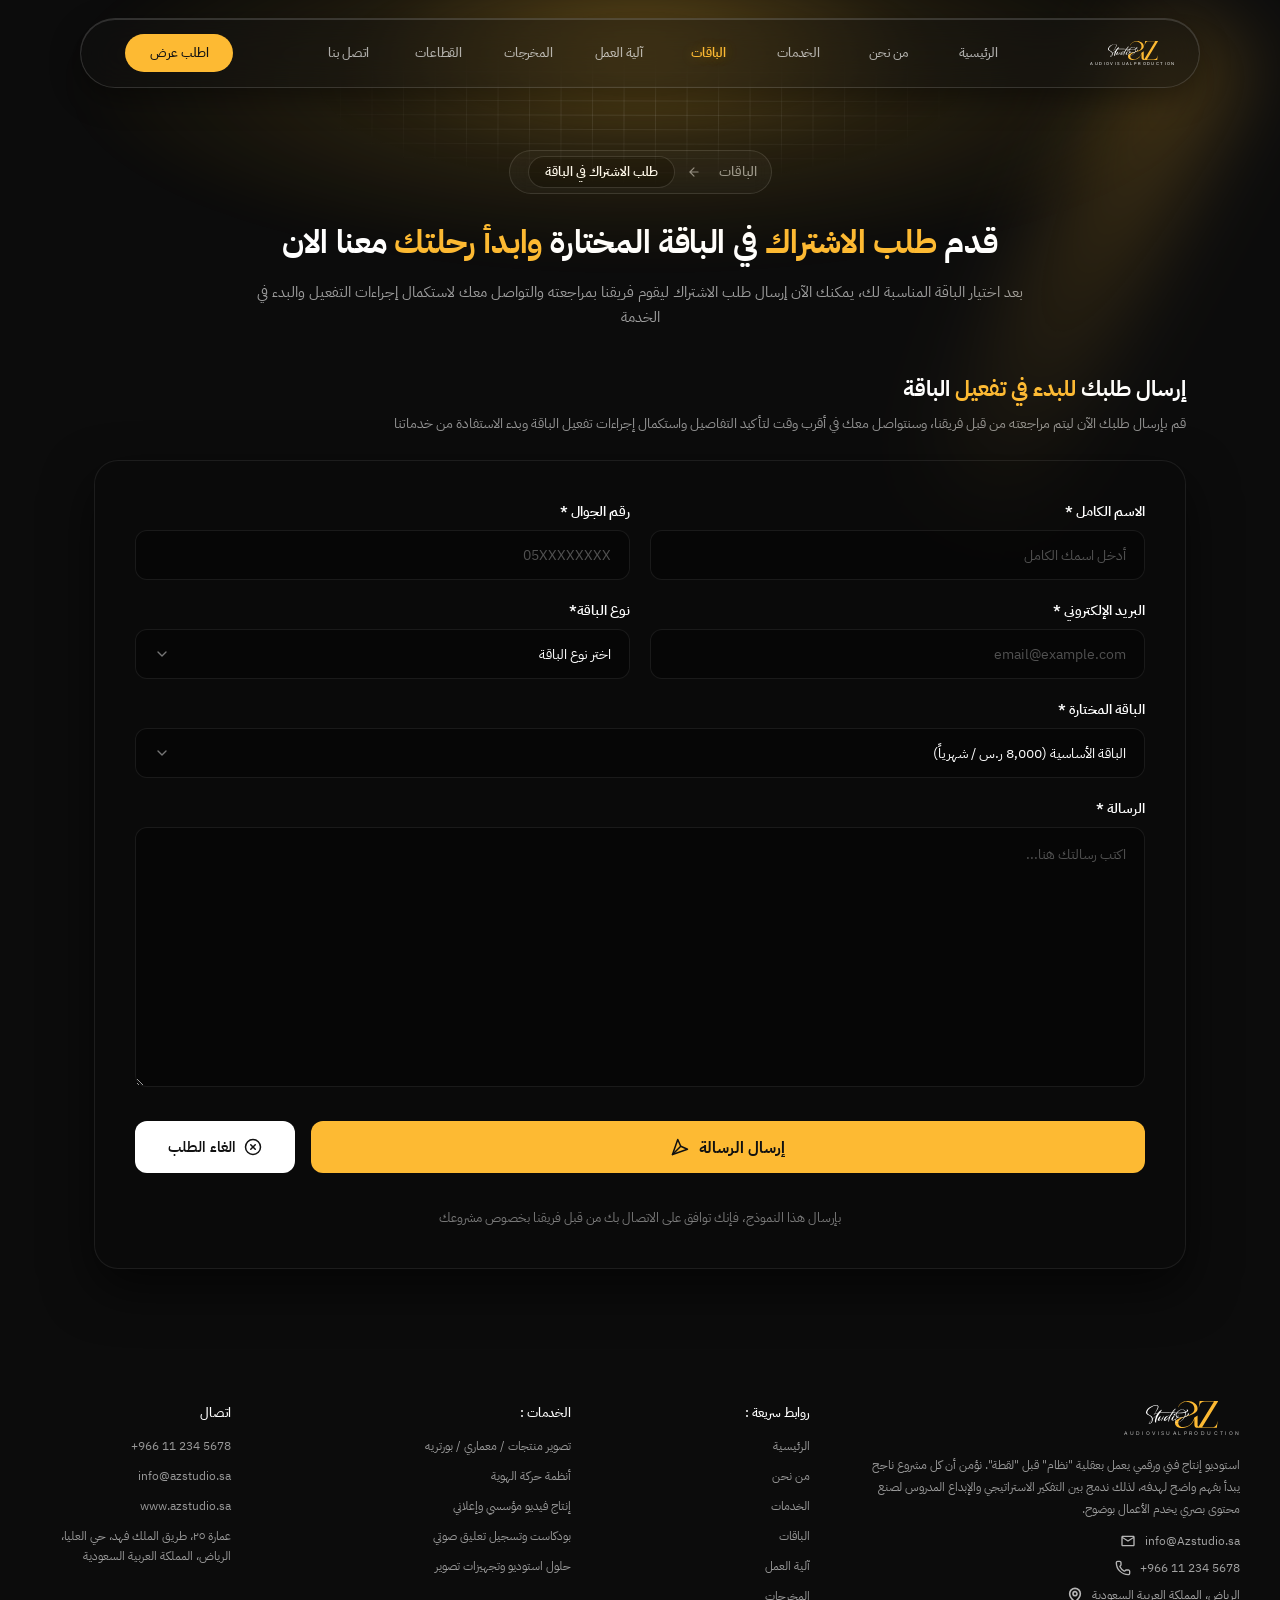
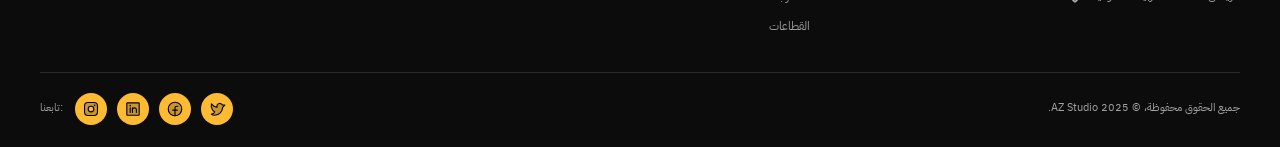
<file: package-detail.html>
<!doctype html>
<html lang="ar" dir="rtl">
  <head>
    <meta charset="UTF-8" />
    <meta name="viewport" content="width=device-width, initial-scale=1.0" />
    <title>طلب الاشتراك في الباقة — AZ Studio</title>
    <link rel="preconnect" href="https://fonts.googleapis.com" />
    <link rel="preconnect" href="https://fonts.gstatic.com" crossorigin />
    <link
      href="https://fonts.googleapis.com/css2?family=IBM+Plex+Sans+Arabic:wght@400;500;600;700&family=Inter:wght@400&display=swap"
      rel="stylesheet"
    />
    <link
      href="https://cdn.jsdelivr.net/npm/bootstrap@5.3.3/dist/css/bootstrap.min.css"
      rel="stylesheet"
    />
    <link rel="stylesheet" href="./css/package-detail.css" />
  </head>

  <body>
    <div class="page-shell">

      <!-- ══ Navbar Mesh Grid & Glow (شبكة الضوء 1:1 فيجما) ══ -->
      <div class="navbar-spotlight" aria-hidden="true">
        <svg class="spotlight-grid-svg" xmlns="http://www.w3.org/2000/svg" width="982" height="241" viewBox="0 0 982 241" fill="none">
          <path d="M374.654 200.472L611.906 200.472M0.443479 5.85048L0.443456 240.444M32.077 5.85048L32.077 240.444M63.7106 5.85048L63.7106 240.444M95.3442 5.85048L95.3441 240.444M126.978 5.85048L126.978 240.444M158.611 5.85048L158.611 240.444M190.245 5.85048L190.245 240.444M221.878 5.85048L221.878 240.444M253.512 5.85048L253.512 240.444M0.0839844 231.106L980.725 231.106M285.146 5.85048L285.146 240.444M0.0839844 216.69L980.725 216.69M316.779 5.85048L316.779 240.444M0.0839844 202.274L980.725 202.274M348.413 5.85048L348.413 240.444M0.0839844 187.857L980.725 187.857M380.046 5.85048L380.046 240.444M0.0839844 173.441L980.725 173.441M411.68 5.85048L411.68 240.444M0.0839844 159.025L980.725 159.025M443.313 5.85048L443.313 240.444M0.0839844 144.608L980.725 144.608M474.947 5.85048L474.947 240.444M0.0839844 130.192L980.725 130.192M506.581 5.85048L506.58 240.444M0.0839844 115.775L980.725 115.775M538.214 5.85048L538.214 240.444M0.0839844 101.359L980.725 101.359M569.848 5.85048L569.848 240.444M0.0839844 86.9426L980.725 86.9426M601.481 5.85048L601.481 240.444M0.0839844 72.5262L980.725 72.5262M633.115 5.85048L633.115 240.444M0.0839844 58.1099L980.725 58.1099M664.748 5.85048L664.748 240.444M0.0839844 43.6935L980.725 43.6935M696.382 5.85048L696.382 240.444M0.0839844 29.2771L980.725 29.2771M728.015 5.85048L728.015 240.444M0.0839844 14.8607L980.725 14.8607M759.649 5.85048L759.649 240.444M0.0839844 0.444336L980.725 0.444336M791.283 5.85048L791.283 240.444M822.916 5.85048L822.916 240.444M854.55 5.85048L854.55 240.444M886.183 5.85048L886.183 240.444M917.817 5.85048L917.817 240.444M949.45 5.85048L949.45 240.444M981.084 5.85048L981.084 240.444" stroke="url(#paint0_radial_spotlight)" stroke-width="0.888544"/>
          <defs>
            <radialGradient id="paint0_radial_spotlight" cx="0" cy="0" r="1" gradientUnits="userSpaceOnUse" gradientTransform="translate(490.584 106.201) rotate(90) scale(134.243 548.718)">
              <stop stop-color="white" stop-opacity="0.12"/>
              <stop offset="0.6" stop-color="white" stop-opacity="0"/>
            </radialGradient>
          </defs>
        </svg>
      </div>

      <!-- ══ Header ══ -->
      <header class="site-header">
        <nav class="main-navigation" id="main-navigation" aria-label="التنقل الرئيسي">
          <a class="brand-logo" href="index.html" aria-label="AZ Studio">
            <span class="brand-mark">
              <img class="logo-a" src="./assets-design/icons/logo-a.svg" alt=""/>
              <img class="logo-z" src="./assets-design/icons/logo-z.svg" alt=""/>
            </span>
            <p class="brand-tagline">A U D I O V I S U A L P R O D U C T I O N</p>
          </a>
          <ul class="nav-links" id="main-menu">
            <li><a class="nav-link"        href="index.html">الرئيسية</a></li>
            <li><a class="nav-link"        href="about.html">من نحن</a></li>
            <li><a class="nav-link"        href="services.html">الخدمات</a></li>
            <li><a class="nav-link active" href="packages.html">الباقات</a></li>
            <li><a class="nav-link"        href="process.html">آلية العمل</a></li>
            <li><a class="nav-link"        href="work.html">المخرجات</a></li>
            <li><a class="nav-link"        href="sectors.html">القطاعات</a></li>
            <li><a class="nav-link"        href="contact.html">اتصل بنا</a></li>
            <li class="nav-quote-item"><a class="nav-quote-button" href="contact.html">اطلب عرض</a></li>
          </ul>
          <button class="menu-button" type="button" aria-expanded="false" aria-controls="main-menu">☰</button>
          <a class="quote-button" href="contact.html">اطلب عرض</a>
        </nav>
      </header>

      <!-- ══ Package Order Main ══ -->
      <main class="pkg-order-main">
        <div class="pkg-order-wrap">

          <!-- Breadcrumb Pill -->
          <div class="pkg-order-bc-wrap">
            <nav class="pkg-order-bc" aria-label="breadcrumb">
              <a class="pkg-order-bc-link" href="packages.html">الباقات</a>
              <span class="pkg-order-bc-arrow">
                <svg viewBox="0 0 24 24" fill="none" stroke="currentColor" stroke-width="2" stroke-linecap="round" stroke-linejoin="round">
                  <path d="M19 12H5M12 19l-7-7 7-7"/>
                </svg>
              </span>
              <span class="pkg-order-bc-current">طلب الاشتراك في الباقة</span>
            </nav>
          </div>

          <!-- Centered Hero Header -->
          <div class="pkg-order-hero">
            <h1 class="pkg-order-hero-title">
              قدم <span class="accent">طلب الاشتراك</span> في الباقة المختارة <span class="accent">وابدأ رحلتك</span> معنا الان
            </h1>
            <p class="pkg-order-hero-lead">
              بعد اختيار الباقة المناسبة لك، يمكنك الآن إرسال طلب الاشتراك ليقوم فريقنا بمراجعته والتواصل معك لاستكمال إجراءات التفعيل والبدء في الخدمة
            </p>
          </div>

          <!-- Section Sub-Header (Right Aligned) -->
          <div class="pkg-order-section-header">
            <h2 class="pkg-order-section-title">
              إرسال طلبك <span class="accent">للبدء في تفعيل</span> الباقة
            </h2>
            <p class="pkg-order-section-lead">
              قم بإرسال طلبك الآن ليتم مراجعته من قبل فريقنا، وسنتواصل معك في أقرب وقت لتأكيد التفاصيل واستكمال إجراءات تفعيل الباقة وبدء الاستفادة من خدماتنا
            </p>
          </div>

          <!-- Order Form Card -->
          <div class="pkg-order-card">
            <form class="pkg-order-form" action="#" method="POST" onsubmit="event.preventDefault(); alert('تم استلام طلبك بنجاح! سنتواصل معك قريباً.');">
              <div class="pkg-form-grid">

                <!-- Full Name (Right Col) -->
                <div class="pkg-form-group">
                  <label class="pkg-form-label" for="fullName">الاسم الكامل *</label>
                  <input class="pkg-form-input" type="text" id="fullName" name="fullName" placeholder="أدخل اسمك الكامل" required />
                </div>

                <!-- Phone Number (Left Col) -->
                <div class="pkg-form-group">
                  <label class="pkg-form-label" for="phone">رقم الجوال *</label>
                  <input class="pkg-form-input" type="tel" id="phone" name="phone" placeholder="05XXXXXXXX" required />
                </div>

                <!-- Email (Right Col) -->
                <div class="pkg-form-group">
                  <label class="pkg-form-label" for="email">البريد الإلكتروني *</label>
                  <input class="pkg-form-input" type="email" id="email" name="email" placeholder="email@example.com" required />
                </div>

                <!-- Package Type (Left Col) -->
                <div class="pkg-form-group">
                  <label class="pkg-form-label" for="pkgType">نوع الباقة*</label>
                  <select class="pkg-form-select" id="pkgType" name="pkgType" required>
                    <option value="" disabled selected>اختر نوع الباقة</option>
                    <option value="social">باقات السوشيال ميديا</option>
                    <option value="studio">باقات الاستوديو والإنتاج</option>
                    <option value="podcast">باقات البودكاست</option>
                    <option value="audio">باقات استوديو الصوت</option>
                  </select>
                </div>

                <!-- Selected Package (Full Width) -->
                <div class="pkg-form-group full-width">
                  <label class="pkg-form-label" for="selectedPkg">الباقة المختارة *</label>
                  <select class="pkg-form-select" id="selectedPkg" name="selectedPkg" required>
                    <option value="" disabled selected>عرض الباقة المختارة</option>
                    <option value="eco">الباقة الإقتصادية (4,000 ر.س / شهرياً)</option>
                    <option value="basic" selected>الباقة الأساسية (8,000 ر.س / شهرياً)</option>
                    <option value="growth">باقة النمو (15,000 ر.س / شهرياً)</option>
                    <option value="launch">باقة الإنطلاق (25,000 ر.س / شهرياً)</option>
                    <option value="premium">باقة بريميوم (35,000 ر.س / شهرياً)</option>
                  </select>
                </div>

                <!-- Message (Full Width) -->
                <div class="pkg-form-group full-width">
                  <label class="pkg-form-label" for="message">الرسالة *</label>
                  <textarea class="pkg-form-textarea" id="message" name="message" placeholder="اكتب رسالتك هنا..." required></textarea>
                </div>

              </div>

              <!-- Form Action Buttons (RTL: Gold button on right, White cancel button on left) -->
              <div class="pkg-form-actions">
                <button class="pkg-submit-btn" type="submit">
                  <span>إرسال الرسالة</span>
                  <svg viewBox="0 0 24 24" fill="none" stroke="currentColor" stroke-width="2" stroke-linecap="round" stroke-linejoin="round">
                    <line x1="22" y1="2" x2="11" y2="13"/>
                    <polygon points="22 2 15 22 11 13 2 9 22 2"/>
                  </svg>
                </button>

                <a class="pkg-cancel-btn" href="packages.html">
                  <svg viewBox="0 0 24 24" fill="none" stroke="currentColor" stroke-width="2" stroke-linecap="round" stroke-linejoin="round">
                    <circle cx="12" cy="12" r="10"/>
                    <line x1="15" y1="9" x2="9" y2="15"/>
                    <line x1="9" y1="9" x2="15" y2="15"/>
                  </svg>
                  <span>الغاء الطلب</span>
                </a>
              </div>

              <p class="pkg-form-privacy-note">
                بإرسال هذا النموذج، فإنك توافق على الاتصال بك من قبل فريقنا بخصوص مشروعك
              </p>
            </form>
          </div>

        </div>
      </main>

      <!-- ══ Footer ══ -->
      <footer class="site-footer" id="footer">
        <div class="footer-main">
          <div class="footer-brand">
            <a class="footer-logo" href="index.html" aria-label="AZ Studio">
              <span class="brand-mark">
                <img class="logo-a" src="./assets-design/icons/logo-a.svg" alt=""/>
                <img class="logo-z" src="./assets-design/icons/logo-z.svg" alt=""/>
              </span>
              <span class="brand-tagline">A U D I O V I S U A L P R O D U C T I O N</span>
            </a>
            <p class="footer-description">
              استوديو إنتاج فني ورقمي يعمل بعقلية "نظام" قبل "لقطة". نؤمن أن كل
              مشروع ناجح يبدأ بفهم واضح لهدفه، لذلك ندمج بين التفكير الاستراتيجي
              والإبداع المدروس لصنع محتوى بصري يخدم الأعمال بوضوح.
            </p>
            <div class="footer-contact-list">
              <a href="mailto:info@azstudio.sa">
                <span>info@Azstudio.sa</span>
                <img src="./assets-design/icons/mail.svg" alt=""/>
              </a>
              <a href="tel:+966112345678">
                <span dir="ltr">+966 11 234 5678</span>
                <img src="./assets-design/icons/phone.svg" alt=""/>
              </a>
              <span>
                <span>الرياض، المملكة العربية السعودية</span>
                <img src="./assets-design/icons/pin.svg" alt=""/>
              </span>
            </div>
          </div>

          <nav class="footer-column" aria-label="روابط سريعة">
            <h2>روابط سريعة :</h2>
            <a href="index.html">الرئيسية</a>
            <a href="about.html">من نحن</a>
            <a href="services.html">الخدمات</a>
            <a href="packages.html">الباقات</a>
            <a href="process.html">آلية العمل</a>
            <a href="work.html">المخرجات</a>
            <a href="sectors.html">القطاعات</a>
          </nav>

          <nav class="footer-column" aria-label="الخدمات">
            <h2>الخدمات :</h2>
            <a href="services.html">تصوير منتجات / معماري / بورتريه</a>
            <a href="services.html">أنظمة حركة الهوية</a>
            <a href="services.html">إنتاج فيديو مؤسسي وإعلاني</a>
            <a href="services.html">بودكاست وتسجيل تعليق صوتي</a>
            <a href="services.html">حلول استوديو وتجهيزات تصوير</a>
          </nav>

          <div class="footer-contact-column">
            <h2>اتصال</h2>
            <a href="tel:+966112345678" dir="ltr">+966 11 234 5678</a>
            <a href="mailto:info@azstudio.sa">info@azstudio.sa</a>
            <a href="https://azstudio.sa">www.azstudio.sa</a>
            <p>عمارة ٢٥، طريق الملك فهد، حي العليا، الرياض، المملكة العربية السعودية</p>
          </div>
        </div>

        <div class="footer-bottom">
          <p>جميع الحقوق محفوظة، © 2025 AZ Studio.</p>
          <div class="footer-social" aria-label="تابعنا">
            <span>تابعنا:</span>
            <a href="contact.html" aria-label="Instagram"><img src="./assets-design/icons/instagram.svg" alt="Instagram" /></a>
            <a href="contact.html" aria-label="LinkedIn"><img src="./assets-design/icons/linkedin.svg" alt="LinkedIn" /></a>
            <a href="contact.html" aria-label="Facebook"><img src="./assets-design/icons/facebook.svg" alt="Facebook" /></a>
            <a href="contact.html" aria-label="Twitter"><img src="./assets-design/icons/twitter.svg" alt="Twitter" /></a>
          </div>
        </div>
      </footer>

    </div><!-- /page-shell -->

    <script src="https://cdn.jsdelivr.net/npm/bootstrap@5.3.3/dist/js/bootstrap.bundle.min.js"></script>
    <script src="./js/script.js"></script>
  </body>
</html>
</file>
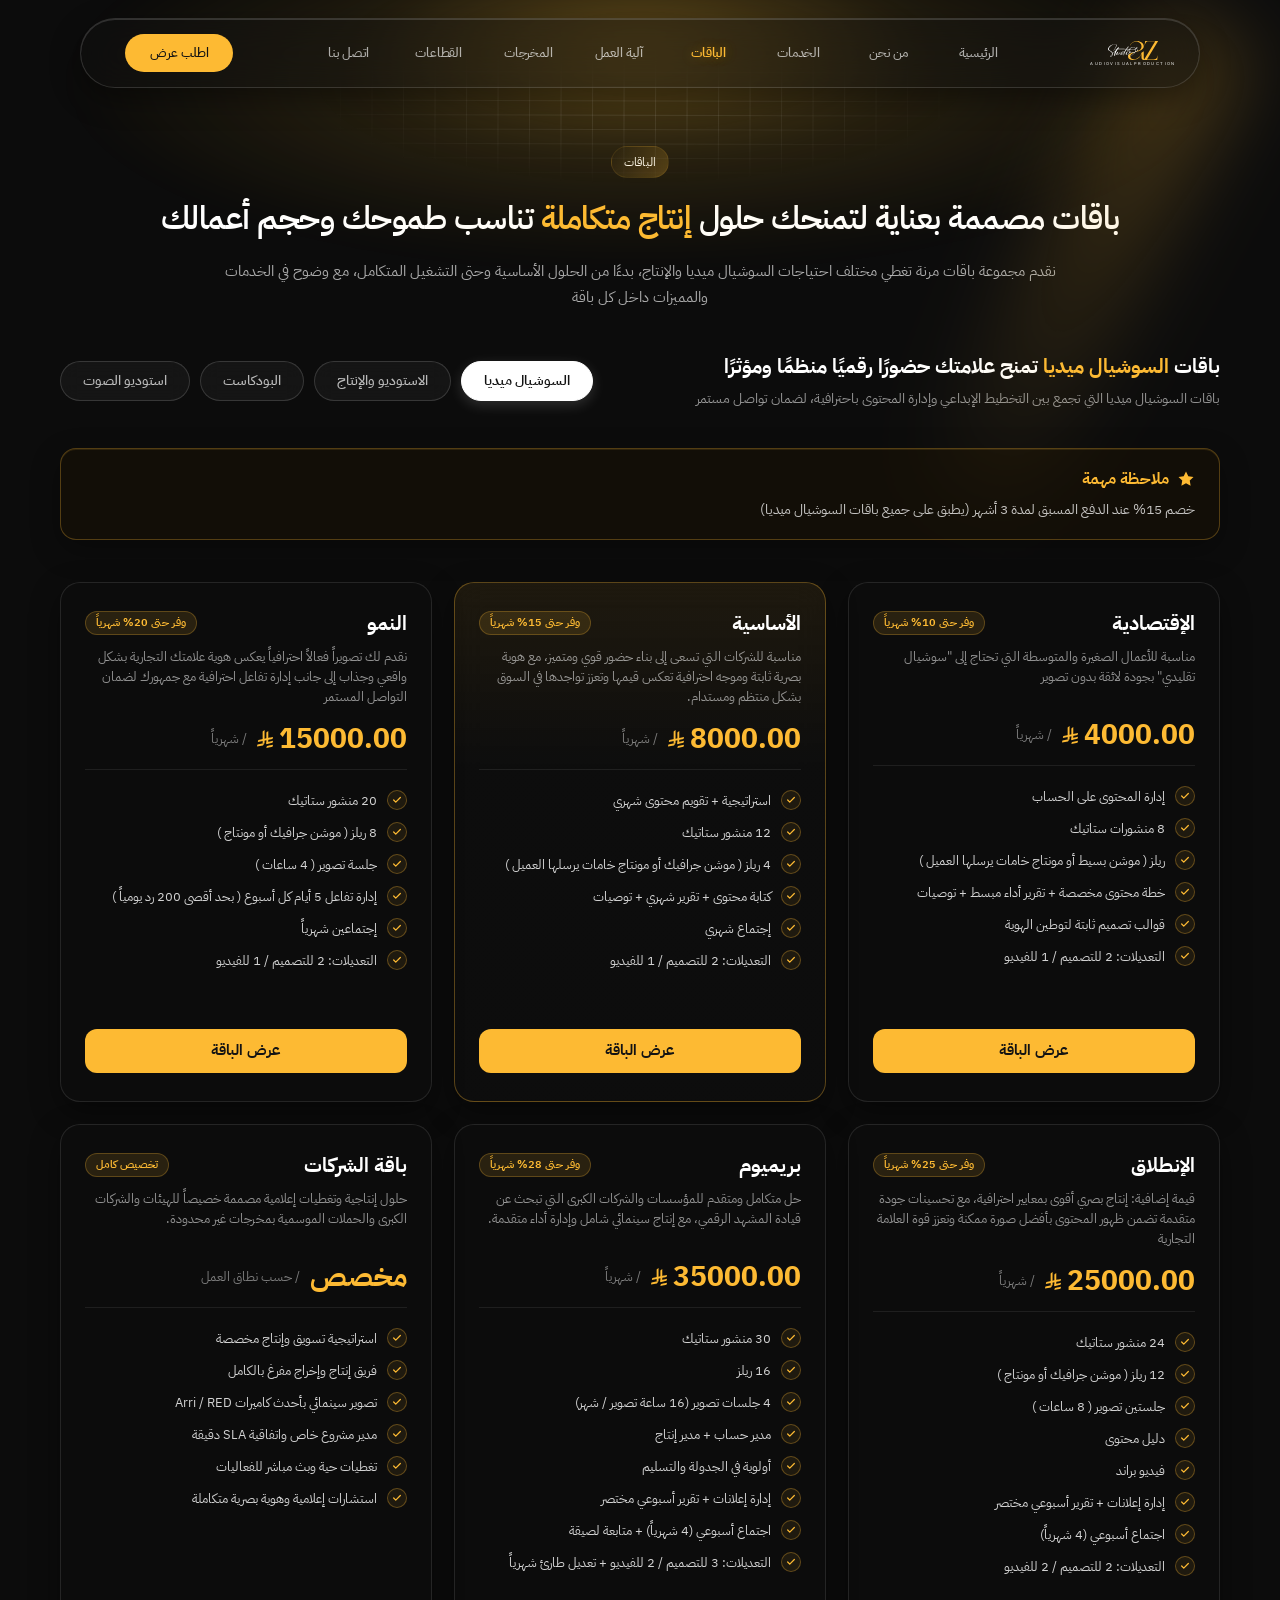
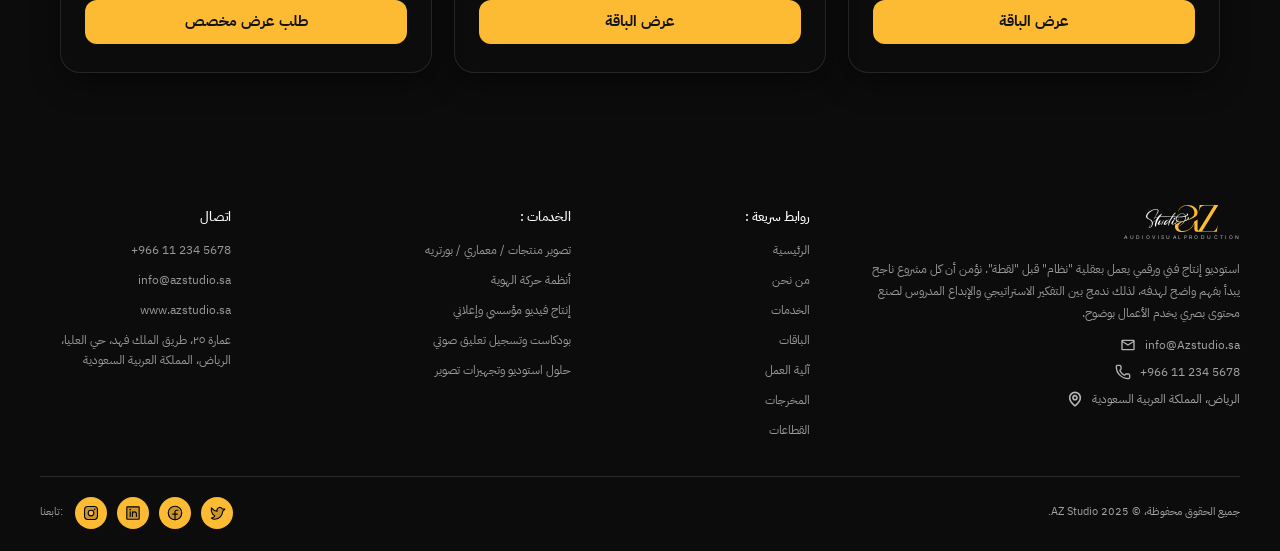
<file: packages.html>
<!doctype html>
<html lang="ar" dir="rtl">
  <head>
    <meta charset="UTF-8" />
    <meta name="viewport" content="width=device-width, initial-scale=1.0" />
    <title>الباقات — AZ Studio</title>
    <link rel="preconnect" href="https://fonts.googleapis.com" />
    <link rel="preconnect" href="https://fonts.gstatic.com" crossorigin />
    <link
      href="https://fonts.googleapis.com/css2?family=IBM+Plex+Sans+Arabic:wght@400;500;600;700&family=Inter:wght@400&display=swap"
      rel="stylesheet"
    />
    <link
      href="https://cdn.jsdelivr.net/npm/bootstrap@5.3.3/dist/css/bootstrap.min.css"
      rel="stylesheet"
    />
    <link rel="stylesheet" href="./css/packages.css" />
  </head>

  <body>
      
    <div class="page-shell">
    
      <!-- ══ Navbar Mesh Grid & Glow (شبكة الضوء 1:1 فيجما) ══ -->
      <div class="navbar-spotlight" aria-hidden="true">
        <svg class="spotlight-grid-svg" xmlns="http://www.w3.org/2000/svg" width="982" height="241" viewBox="0 0 982 241" fill="none">
          <path d="M374.654 200.472L611.906 200.472M0.443479 5.85048L0.443456 240.444M32.077 5.85048L32.077 240.444M63.7106 5.85048L63.7106 240.444M95.3442 5.85048L95.3441 240.444M126.978 5.85048L126.978 240.444M158.611 5.85048L158.611 240.444M190.245 5.85048L190.245 240.444M221.878 5.85048L221.878 240.444M253.512 5.85048L253.512 240.444M0.0839844 231.106L980.725 231.106M285.146 5.85048L285.146 240.444M0.0839844 216.69L980.725 216.69M316.779 5.85048L316.779 240.444M0.0839844 202.274L980.725 202.274M348.413 5.85048L348.413 240.444M0.0839844 187.857L980.725 187.857M380.046 5.85048L380.046 240.444M0.0839844 173.441L980.725 173.441M411.68 5.85048L411.68 240.444M0.0839844 159.025L980.725 159.025M443.313 5.85048L443.313 240.444M0.0839844 144.608L980.725 144.608M474.947 5.85048L474.947 240.444M0.0839844 130.192L980.725 130.192M506.581 5.85048L506.58 240.444M0.0839844 115.775L980.725 115.775M538.214 5.85048L538.214 240.444M0.0839844 101.359L980.725 101.359M569.848 5.85048L569.848 240.444M0.0839844 86.9426L980.725 86.9426M601.481 5.85048L601.481 240.444M0.0839844 72.5262L980.725 72.5262M633.115 5.85048L633.115 240.444M0.0839844 58.1099L980.725 58.1099M664.748 5.85048L664.748 240.444M0.0839844 43.6935L980.725 43.6935M696.382 5.85048L696.382 240.444M0.0839844 29.2771L980.725 29.2771M728.015 5.85048L728.015 240.444M0.0839844 14.8607L980.725 14.8607M759.649 5.85048L759.649 240.444M0.0839844 0.444336L980.725 0.444336M791.283 5.85048L791.283 240.444M822.916 5.85048L822.916 240.444M854.55 5.85048L854.55 240.444M886.183 5.85048L886.183 240.444M917.817 5.85048L917.817 240.444M949.45 5.85048L949.45 240.444M981.084 5.85048L981.084 240.444" stroke="url(#paint0_radial_spotlight)" stroke-width="0.888544"/>
          <defs>
            <radialGradient id="paint0_radial_spotlight" cx="0" cy="0" r="1" gradientUnits="userSpaceOnUse" gradientTransform="translate(490.584 106.201) rotate(90) scale(134.243 548.718)">
              <stop stop-color="white" stop-opacity="0.12"/>
              <stop offset="0.6" stop-color="white" stop-opacity="0"/>
            </radialGradient>
          </defs>
        </svg>
      </div>

      <!-- ══ Header ══ -->
      <header class="site-header">
        <nav class="main-navigation" id="main-navigation" aria-label="التنقل الرئيسي">
          <a class="brand-logo" href="index.html" aria-label="AZ Studio">
            <span class="brand-mark">
              <img class="logo-a" src="./assets-design/icons/logo-a.svg" alt=""/>
              <img class="logo-z" src="./assets-design/icons/logo-z.svg" alt=""/>
            </span>
            <p class="brand-tagline">A U D I O V I S U A L P R O D U C T I O N</p>
          </a>
          <ul class="nav-links" id="main-menu">
            <li><a class="nav-link"        href="index.html">الرئيسية</a></li>
            <li><a class="nav-link"        href="about.html">من نحن</a></li>
            <li><a class="nav-link"        href="services.html">الخدمات</a></li>
            <li><a class="nav-link active" href="packages.html">الباقات</a></li>
            <li><a class="nav-link"        href="process.html">آلية العمل</a></li>
            <li><a class="nav-link"        href="work.html">المخرجات</a></li>
            <li><a class="nav-link"        href="sectors.html">القطاعات</a></li>
            <li><a class="nav-link"        href="contact.html">اتصل بنا</a></li>
            <li class="nav-quote-item"><a class="nav-quote-button" href="contact.html">اطلب عرض</a></li>
          </ul>
          <button class="menu-button" type="button" aria-expanded="false" aria-controls="main-menu">☰</button>
          <a class="quote-button" href="contact.html">اطلب عرض</a>
        </nav>
      </header>

      <!-- ══ Packages Page Main ══ -->
      <main class="packages-page-main">
        <section class="packages-page-hero content-wrap">

          <!-- Centered Hero Header -->
          <div class="packages-hero-header">
            <span class="section-badge">الباقات</span>
            <h1 class="packages-hero-title">
              باقات مصممة بعناية لتمنحك حلول <span class="accent">إنتاج متكاملة</span> تناسب طموحك وحجم أعمالك
            </h1>
            <p class="packages-hero-lead">
              نقدم مجموعة باقات مرنة تغطي مختلف احتياجات السوشيال ميديا والإنتاج، بدءًا من الحلول الأساسية وحتى التشغيل المتكامل، مع وضوح في الخدمات والمميزات داخل كل باقة
            </p>
          </div>

          <!-- Tabs & Sub-Intro Row -->
          <div class="packages-filter-row">
            <div class="packages-sub-intro">
              <h2 class="packages-sub-title">
                باقات <span class="accent">السوشيال ميديا</span> تمنح علامتك حضورًا رقميًا منظمًا ومؤثرًا
              </h2>
              <p class="packages-sub-lead">
                باقات السوشيال ميديا التي تجمع بين التخطيط الإبداعي وإدارة المحتوى باحترافية، لضمان تواصل مستمر
              </p>
            </div>

            <div class="packages-filter-tabs" role="tablist">
              <button class="packages-filter-tab active" type="button" role="tab">السوشيال ميديا</button>
              <button class="packages-filter-tab" type="button" role="tab">الاستوديو والإنتاج</button>
              <button class="packages-filter-tab" type="button" role="tab">البودكاست</button>
              <button class="packages-filter-tab" type="button" role="tab">استوديو الصوت</button>
            </div>
          </div>

          <!-- Important Notice Banner -->
          <div class="packages-notice-card">
            <div class="packages-notice-header">
              <svg viewBox="0 0 24 24" width="20" height="20" fill="#FDBA33" aria-hidden="true">
                <path d="M12 2l3.09 6.26L22 9.27l-5 4.87 1.18 6.88L12 17.77l-6.18 3.25L7 14.14 2 9.27l6.91-1.01L12 2z"/>
              </svg>
              <span>ملاحظة مهمة</span>
            </div>
            <p class="packages-notice-text">
              خصم 15% عند الدفع المسبق لمدة 3 أشهر (يطبق على جميع باقات السوشيال ميديا)
            </p>
          </div>

          <!-- 6 Packages Cards Grid (3 cols x 2 rows) -->
          <div class="packages-cards-grid">

            <!-- Card 01: الإقتصادية -->
            <article class="pkg-card">
              <div>
                <div class="pkg-card-top">
                  <h3 class="pkg-card-title">الإقتصادية</h3>
                  <span class="pkg-save-badge">وفر حتى 10% شهرياً</span>
                </div>
                <p class="pkg-card-desc">
                  مناسبة للأعمال الصغيرة والمتوسطة التي تحتاج إلى "سوشيال تقليدي" بجودة لائقة بدون تصوير
                </p>
                <div class="pkg-price-row">
                  <span class="pkg-price-amount">4000.00</span>
                  <span class="pkg-price-currency"><img src="./assets-design/icons/riyal.svg" alt="ر.س" /></span>
                  <span class="pkg-price-period">/ شهرياً</span>
                </div>
                <ul class="pkg-features-list">
                  <li>
                    <span class="pkg-feature-check">
                      <svg viewBox="0 0 16 16" fill="none"><path d="M13.3334 4L6.00008 11.3333L2.66675 8" stroke="#FDBA33" stroke-width="2" stroke-linecap="round" stroke-linejoin="round"/></svg>
                    </span>
                    <span>إدارة المحتوى على الحساب</span>
                  </li>
                  <li>
                    <span class="pkg-feature-check">
                      <svg viewBox="0 0 16 16" fill="none"><path d="M13.3334 4L6.00008 11.3333L2.66675 8" stroke="#FDBA33" stroke-width="2" stroke-linecap="round" stroke-linejoin="round"/></svg>
                    </span>
                    <span>8 منشورات ستاتيك</span>
                  </li>
                  <li>
                    <span class="pkg-feature-check">
                      <svg viewBox="0 0 16 16" fill="none"><path d="M13.3334 4L6.00008 11.3333L2.66675 8" stroke="#FDBA33" stroke-width="2" stroke-linecap="round" stroke-linejoin="round"/></svg>
                    </span>
                    <span>ريلز ( موشن بسيط أو مونتاج خامات يرسلها العميل )</span>
                  </li>
                  <li>
                    <span class="pkg-feature-check">
                      <svg viewBox="0 0 16 16" fill="none"><path d="M13.3334 4L6.00008 11.3333L2.66675 8" stroke="#FDBA33" stroke-width="2" stroke-linecap="round" stroke-linejoin="round"/></svg>
                    </span>
                    <span>خطة محتوى مخصصة + تقرير أداء مبسط + توصيات</span>
                  </li>
                  <li>
                    <span class="pkg-feature-check">
                      <svg viewBox="0 0 16 16" fill="none"><path d="M13.3334 4L6.00008 11.3333L2.66675 8" stroke="#FDBA33" stroke-width="2" stroke-linecap="round" stroke-linejoin="round"/></svg>
                    </span>
                    <span>قوالب تصميم ثابتة لتوطين الهوية</span>
                  </li>
                  <li>
                    <span class="pkg-feature-check">
                      <svg viewBox="0 0 16 16" fill="none"><path d="M13.3334 4L6.00008 11.3333L2.66675 8" stroke="#FDBA33" stroke-width="2" stroke-linecap="round" stroke-linejoin="round"/></svg>
                    </span>
                    <span>التعديلات: 2 للتصميم / 1 للفيديو</span>
                  </li>
                </ul>
              </div>
              <a class="pkg-subscribe-btn" href="package-detail.html">عرض الباقة</a>
            </article>

            <!-- Card 02: الأساسية (Featured) -->
            <article class="pkg-card is-featured">
              <div>
                <div class="pkg-card-top">
                  <h3 class="pkg-card-title">الأساسية</h3>
                  <span class="pkg-save-badge">وفر حتى 15% شهرياً</span>
                </div>
                <p class="pkg-card-desc">
                  مناسبة للشركات التي تسعى إلى بناء حضور قوي ومتميز، مع هوية بصرية ثابتة وموجه احترافية تعكس قيمها وتعزز تواجدها في السوق بشكل منتظم ومستدام.
                </p>
                <div class="pkg-price-row">
                  <span class="pkg-price-amount">8000.00</span>
                  <span class="pkg-price-currency"><img src="./assets-design/icons/riyal.svg" alt="ر.س" /></span>
                  <span class="pkg-price-period">/ شهرياً</span>
                </div>
                <ul class="pkg-features-list">
                  <li>
                    <span class="pkg-feature-check">
                      <svg viewBox="0 0 16 16" fill="none"><path d="M13.3334 4L6.00008 11.3333L2.66675 8" stroke="#FDBA33" stroke-width="2" stroke-linecap="round" stroke-linejoin="round"/></svg>
                    </span>
                    <span>استراتيجية + تقويم محتوى شهري</span>
                  </li>
                  <li>
                    <span class="pkg-feature-check">
                      <svg viewBox="0 0 16 16" fill="none"><path d="M13.3334 4L6.00008 11.3333L2.66675 8" stroke="#FDBA33" stroke-width="2" stroke-linecap="round" stroke-linejoin="round"/></svg>
                    </span>
                    <span>12 منشور ستاتيك</span>
                  </li>
                  <li>
                    <span class="pkg-feature-check">
                      <svg viewBox="0 0 16 16" fill="none"><path d="M13.3334 4L6.00008 11.3333L2.66675 8" stroke="#FDBA33" stroke-width="2" stroke-linecap="round" stroke-linejoin="round"/></svg>
                    </span>
                    <span>4 ريلز ( موشن جرافيك أو مونتاج خامات يرسلها العميل )</span>
                  </li>
                  <li>
                    <span class="pkg-feature-check">
                      <svg viewBox="0 0 16 16" fill="none"><path d="M13.3334 4L6.00008 11.3333L2.66675 8" stroke="#FDBA33" stroke-width="2" stroke-linecap="round" stroke-linejoin="round"/></svg>
                    </span>
                    <span>كتابة محتوى + تقرير شهري + توصيات</span>
                  </li>
                  <li>
                    <span class="pkg-feature-check">
                      <svg viewBox="0 0 16 16" fill="none"><path d="M13.3334 4L6.00008 11.3333L2.66675 8" stroke="#FDBA33" stroke-width="2" stroke-linecap="round" stroke-linejoin="round"/></svg>
                    </span>
                    <span>إجتماع شهري</span>
                  </li>
                  <li>
                    <span class="pkg-feature-check">
                      <svg viewBox="0 0 16 16" fill="none"><path d="M13.3334 4L6.00008 11.3333L2.66675 8" stroke="#FDBA33" stroke-width="2" stroke-linecap="round" stroke-linejoin="round"/></svg>
                    </span>
                    <span>التعديلات: 2 للتصميم / 1 للفيديو</span>
                  </li>
                </ul>
              </div>
              <a class="pkg-subscribe-btn" href="package-detail.html">عرض الباقة</a>
            </article>

            <!-- Card 03: النمو -->
            <article class="pkg-card">
              <div>
                <div class="pkg-card-top">
                  <h3 class="pkg-card-title">النمو</h3>
                  <span class="pkg-save-badge">وفر حتى 20% شهرياً</span>
                </div>
                <p class="pkg-card-desc">
                  نقدم لك تصويراً فعالاً احترافياً يعكس هوية علامتك التجارية بشكل واقعي وجذاب إلى جانب إدارة تفاعل احترافية مع جمهورك لضمان التواصل المستمر
                </p>
                <div class="pkg-price-row">
                  <span class="pkg-price-amount">15000.00</span>
                  <span class="pkg-price-currency"><img src="./assets-design/icons/riyal.svg" alt="ر.س" /></span>
                  <span class="pkg-price-period">/ شهرياً</span>
                </div>
                <ul class="pkg-features-list">
                  <li>
                    <span class="pkg-feature-check">
                      <svg viewBox="0 0 16 16" fill="none"><path d="M13.3334 4L6.00008 11.3333L2.66675 8" stroke="#FDBA33" stroke-width="2" stroke-linecap="round" stroke-linejoin="round"/></svg>
                    </span>
                    <span>20 منشور ستاتيك</span>
                  </li>
                  <li>
                    <span class="pkg-feature-check">
                      <svg viewBox="0 0 16 16" fill="none"><path d="M13.3334 4L6.00008 11.3333L2.66675 8" stroke="#FDBA33" stroke-width="2" stroke-linecap="round" stroke-linejoin="round"/></svg>
                    </span>
                    <span>8 ريلز ( موشن جرافيك أو مونتاج )</span>
                  </li>
                  <li>
                    <span class="pkg-feature-check">
                      <svg viewBox="0 0 16 16" fill="none"><path d="M13.3334 4L6.00008 11.3333L2.66675 8" stroke="#FDBA33" stroke-width="2" stroke-linecap="round" stroke-linejoin="round"/></svg>
                    </span>
                    <span>جلسة تصوير ( 4 ساعات )</span>
                  </li>
                  <li>
                    <span class="pkg-feature-check">
                      <svg viewBox="0 0 16 16" fill="none"><path d="M13.3334 4L6.00008 11.3333L2.66675 8" stroke="#FDBA33" stroke-width="2" stroke-linecap="round" stroke-linejoin="round"/></svg>
                    </span>
                    <span>إدارة تفاعل 5 أيام كل أسبوع ( بحد أقصى 200 رد يومياً )</span>
                  </li>
                  <li>
                    <span class="pkg-feature-check">
                      <svg viewBox="0 0 16 16" fill="none"><path d="M13.3334 4L6.00008 11.3333L2.66675 8" stroke="#FDBA33" stroke-width="2" stroke-linecap="round" stroke-linejoin="round"/></svg>
                    </span>
                    <span>إجتماعين شهرياً</span>
                  </li>
                  <li>
                    <span class="pkg-feature-check">
                      <svg viewBox="0 0 16 16" fill="none"><path d="M13.3334 4L6.00008 11.3333L2.66675 8" stroke="#FDBA33" stroke-width="2" stroke-linecap="round" stroke-linejoin="round"/></svg>
                    </span>
                    <span>التعديلات: 2 للتصميم / 1 للفيديو</span>
                  </li>
                </ul>
              </div>
              <a class="pkg-subscribe-btn" href="package-detail.html">عرض الباقة</a>
            </article>

            <!-- Card 04: الإنطلاق -->
            <article class="pkg-card">
              <div>
                <div class="pkg-card-top">
                  <h3 class="pkg-card-title">الإنطلاق</h3>
                  <span class="pkg-save-badge">وفر حتى 25% شهرياً</span>
                </div>
                <p class="pkg-card-desc">
                  قيمة إضافية: إنتاج بصري أقوى بمعايير احترافية، مع تحسينات جودة متقدمة تضمن ظهور المحتوى بأفضل صورة ممكنة وتعزز قوة العلامة التجارية
                </p>
                <div class="pkg-price-row">
                  <span class="pkg-price-amount">25000.00</span>
                  <span class="pkg-price-currency"><img src="./assets-design/icons/riyal.svg" alt="ر.س" /></span>
                  <span class="pkg-price-period">/ شهرياً</span>
                </div>
                <ul class="pkg-features-list">
                  <li>
                    <span class="pkg-feature-check">
                      <svg viewBox="0 0 16 16" fill="none"><path d="M13.3334 4L6.00008 11.3333L2.66675 8" stroke="#FDBA33" stroke-width="2" stroke-linecap="round" stroke-linejoin="round"/></svg>
                    </span>
                    <span>24 منشور ستاتيك</span>
                  </li>
                  <li>
                    <span class="pkg-feature-check">
                      <svg viewBox="0 0 16 16" fill="none"><path d="M13.3334 4L6.00008 11.3333L2.66675 8" stroke="#FDBA33" stroke-width="2" stroke-linecap="round" stroke-linejoin="round"/></svg>
                    </span>
                    <span>12 ريلز ( موشن جرافيك أو مونتاج )</span>
                  </li>
                  <li>
                    <span class="pkg-feature-check">
                      <svg viewBox="0 0 16 16" fill="none"><path d="M13.3334 4L6.00008 11.3333L2.66675 8" stroke="#FDBA33" stroke-width="2" stroke-linecap="round" stroke-linejoin="round"/></svg>
                    </span>
                    <span>جلستين تصوير ( 8 ساعات )</span>
                  </li>
                  <li>
                    <span class="pkg-feature-check">
                      <svg viewBox="0 0 16 16" fill="none"><path d="M13.3334 4L6.00008 11.3333L2.66675 8" stroke="#FDBA33" stroke-width="2" stroke-linecap="round" stroke-linejoin="round"/></svg>
                    </span>
                    <span>دليل محتوى</span>
                  </li>
                  <li>
                    <span class="pkg-feature-check">
                      <svg viewBox="0 0 16 16" fill="none"><path d="M13.3334 4L6.00008 11.3333L2.66675 8" stroke="#FDBA33" stroke-width="2" stroke-linecap="round" stroke-linejoin="round"/></svg>
                    </span>
                    <span>فيديو براند</span>
                  </li>
                  <li>
                    <span class="pkg-feature-check">
                      <svg viewBox="0 0 16 16" fill="none"><path d="M13.3334 4L6.00008 11.3333L2.66675 8" stroke="#FDBA33" stroke-width="2" stroke-linecap="round" stroke-linejoin="round"/></svg>
                    </span>
                    <span>إدارة إعلانات + تقرير أسبوعي مختصر</span>
                  </li>
                  <li>
                    <span class="pkg-feature-check">
                      <svg viewBox="0 0 16 16" fill="none"><path d="M13.3334 4L6.00008 11.3333L2.66675 8" stroke="#FDBA33" stroke-width="2" stroke-linecap="round" stroke-linejoin="round"/></svg>
                    </span>
                    <span>اجتماع أسبوعي (4 شهرياً)</span>
                  </li>
                  <li>
                    <span class="pkg-feature-check">
                      <svg viewBox="0 0 16 16" fill="none"><path d="M13.3334 4L6.00008 11.3333L2.66675 8" stroke="#FDBA33" stroke-width="2" stroke-linecap="round" stroke-linejoin="round"/></svg>
                    </span>
                    <span>التعديلات: 2 للتصميم / 2 للفيديو</span>
                  </li>
                </ul>
              </div>
              <a class="pkg-subscribe-btn" href="package-detail.html">عرض الباقة</a>
            </article>

            <!-- Card 05: بريميوم -->
            <article class="pkg-card">
              <div>
                <div class="pkg-card-top">
                  <h3 class="pkg-card-title">بريميوم</h3>
                  <span class="pkg-save-badge">وفر حتى 28% شهرياً</span>
                </div>
                <p class="pkg-card-desc">
                  حل متكامل ومتقدم للمؤسسات والشركات الكبرى التي تبحث عن قيادة المشهد الرقمي، مع إنتاج سينمائي شامل وإدارة أداء متقدمة.
                </p>
                <div class="pkg-price-row">
                  <span class="pkg-price-amount">35000.00</span>
                  <span class="pkg-price-currency"><img src="./assets-design/icons/riyal.svg" alt="ر.س" /></span>
                  <span class="pkg-price-period">/ شهرياً</span>
                </div>
                <ul class="pkg-features-list">
                  <li>
                    <span class="pkg-feature-check">
                      <svg viewBox="0 0 16 16" fill="none"><path d="M13.3334 4L6.00008 11.3333L2.66675 8" stroke="#FDBA33" stroke-width="2" stroke-linecap="round" stroke-linejoin="round"/></svg>
                    </span>
                    <span>30 منشور ستاتيك</span>
                  </li>
                  <li>
                    <span class="pkg-feature-check">
                      <svg viewBox="0 0 16 16" fill="none"><path d="M13.3334 4L6.00008 11.3333L2.66675 8" stroke="#FDBA33" stroke-width="2" stroke-linecap="round" stroke-linejoin="round"/></svg>
                    </span>
                    <span>16 ريلز</span>
                  </li>
                  <li>
                    <span class="pkg-feature-check">
                      <svg viewBox="0 0 16 16" fill="none"><path d="M13.3334 4L6.00008 11.3333L2.66675 8" stroke="#FDBA33" stroke-width="2" stroke-linecap="round" stroke-linejoin="round"/></svg>
                    </span>
                    <span>4 جلسات تصوير (16 ساعة تصوير / شهر)</span>
                  </li>
                  <li>
                    <span class="pkg-feature-check">
                      <svg viewBox="0 0 16 16" fill="none"><path d="M13.3334 4L6.00008 11.3333L2.66675 8" stroke="#FDBA33" stroke-width="2" stroke-linecap="round" stroke-linejoin="round"/></svg>
                    </span>
                    <span>مدير حساب + مدير إنتاج</span>
                  </li>
                  <li>
                    <span class="pkg-feature-check">
                      <svg viewBox="0 0 16 16" fill="none"><path d="M13.3334 4L6.00008 11.3333L2.66675 8" stroke="#FDBA33" stroke-width="2" stroke-linecap="round" stroke-linejoin="round"/></svg>
                    </span>
                    <span>أولوية في الجدولة والتسليم</span>
                  </li>
                  <li>
                    <span class="pkg-feature-check">
                      <svg viewBox="0 0 16 16" fill="none"><path d="M13.3334 4L6.00008 11.3333L2.66675 8" stroke="#FDBA33" stroke-width="2" stroke-linecap="round" stroke-linejoin="round"/></svg>
                    </span>
                    <span>إدارة إعلانات + تقرير أسبوعي مختصر</span>
                  </li>
                  <li>
                    <span class="pkg-feature-check">
                      <svg viewBox="0 0 16 16" fill="none"><path d="M13.3334 4L6.00008 11.3333L2.66675 8" stroke="#FDBA33" stroke-width="2" stroke-linecap="round" stroke-linejoin="round"/></svg>
                    </span>
                    <span>اجتماع أسبوعي (4 شهرياً) + متابعة لصيقة</span>
                  </li>
                  <li>
                    <span class="pkg-feature-check">
                      <svg viewBox="0 0 16 16" fill="none"><path d="M13.3334 4L6.00008 11.3333L2.66675 8" stroke="#FDBA33" stroke-width="2" stroke-linecap="round" stroke-linejoin="round"/></svg>
                    </span>
                    <span>التعديلات: 3 للتصميم / 2 للفيديو + تعديل طارئ شهرياً</span>
                  </li>
                </ul>
              </div>
              <a class="pkg-subscribe-btn" href="package-detail.html">عرض الباقة</a>
            </article>

            <!-- Card 06: باقة الشركات (مخصص) -->
            <article class="pkg-card">
              <div>
                <div class="pkg-card-top">
                  <h3 class="pkg-card-title">باقة الشركات</h3>
                  <span class="pkg-save-badge">تخصيص كامل</span>
                </div>
                <p class="pkg-card-desc">
                  حلول إنتاجية وتغطيات إعلامية مصممة خصيصاً للهيئات والشركات الكبرى والحملات الموسمية بمخرجات غير محدودة.
                </p>
                <div class="pkg-price-row">
                  <span class="pkg-price-amount">مخصص</span>
                  <span class="pkg-price-period">/ حسب نطاق العمل</span>
                </div>
                <ul class="pkg-features-list">
                  <li>
                    <span class="pkg-feature-check">
                      <svg viewBox="0 0 16 16" fill="none"><path d="M13.3334 4L6.00008 11.3333L2.66675 8" stroke="#FDBA33" stroke-width="2" stroke-linecap="round" stroke-linejoin="round"/></svg>
                    </span>
                    <span>استراتيجية تسويق وإنتاج مخصصة</span>
                  </li>
                  <li>
                    <span class="pkg-feature-check">
                      <svg viewBox="0 0 16 16" fill="none"><path d="M13.3334 4L6.00008 11.3333L2.66675 8" stroke="#FDBA33" stroke-width="2" stroke-linecap="round" stroke-linejoin="round"/></svg>
                    </span>
                    <span>فريق إنتاج وإخراج مفرغ بالكامل</span>
                  </li>
                  <li>
                    <span class="pkg-feature-check">
                      <svg viewBox="0 0 16 16" fill="none"><path d="M13.3334 4L6.00008 11.3333L2.66675 8" stroke="#FDBA33" stroke-width="2" stroke-linecap="round" stroke-linejoin="round"/></svg>
                    </span>
                    <span>تصوير سينمائي بأحدث كاميرات Arri / RED</span>
                  </li>
                  <li>
                    <span class="pkg-feature-check">
                      <svg viewBox="0 0 16 16" fill="none"><path d="M13.3334 4L6.00008 11.3333L2.66675 8" stroke="#FDBA33" stroke-width="2" stroke-linecap="round" stroke-linejoin="round"/></svg>
                    </span>
                    <span>مدير مشروع خاص واتفاقية SLA دقيقة</span>
                  </li>
                  <li>
                    <span class="pkg-feature-check">
                      <svg viewBox="0 0 16 16" fill="none"><path d="M13.3334 4L6.00008 11.3333L2.66675 8" stroke="#FDBA33" stroke-width="2" stroke-linecap="round" stroke-linejoin="round"/></svg>
                    </span>
                    <span>تغطيات حية وبث مباشر للفعاليات</span>
                  </li>
                  <li>
                    <span class="pkg-feature-check">
                      <svg viewBox="0 0 16 16" fill="none"><path d="M13.3334 4L6.00008 11.3333L2.66675 8" stroke="#FDBA33" stroke-width="2" stroke-linecap="round" stroke-linejoin="round"/></svg>
                    </span>
                    <span>استشارات إعلامية وهوية بصرية متكاملة</span>
                  </li>
                </ul>
              </div>
              <a class="pkg-subscribe-btn" href="package-detail.html">طلب عرض مخصص</a>
            </article>

          </div>
        </section>
      </main>

      <!-- ══ Footer ══ -->
      <footer class="site-footer" id="footer">
        <div class="footer-main">
          <div class="footer-brand">
            <a class="footer-logo" href="index.html" aria-label="AZ Studio">
              <span class="brand-mark">
                <img class="logo-a" src="./assets-design/icons/logo-a.svg" alt=""/>
                <img class="logo-z" src="./assets-design/icons/logo-z.svg" alt=""/>
              </span>
              <span class="brand-tagline">A U D I O V I S U A L P R O D U C T I O N</span>
            </a>
            <p class="footer-description">
              استوديو إنتاج فني ورقمي يعمل بعقلية "نظام" قبل "لقطة". نؤمن أن كل
              مشروع ناجح يبدأ بفهم واضح لهدفه، لذلك ندمج بين التفكير الاستراتيجي
              والإبداع المدروس لصنع محتوى بصري يخدم الأعمال بوضوح.
            </p>
            <div class="footer-contact-list">
              <a href="mailto:info@azstudio.sa">
                <span>info@Azstudio.sa</span>
                <img src="./assets-design/icons/mail.svg" alt=""/>
              </a>
              <a href="tel:+966112345678">
                <span dir="ltr">+966 11 234 5678</span>
                <img src="./assets-design/icons/phone.svg" alt=""/>
              </a>
              <span>
                <span>الرياض، المملكة العربية السعودية</span>
                <img src="./assets-design/icons/pin.svg" alt=""/>
              </span>
            </div>
          </div>

          <nav class="footer-column" aria-label="روابط سريعة">
            <h2>روابط سريعة :</h2>
            <a href="index.html">الرئيسية</a>
            <a href="about.html">من نحن</a>
            <a href="services.html">الخدمات</a>
            <a href="packages.html">الباقات</a>
            <a href="process.html">آلية العمل</a>
            <a href="work.html">المخرجات</a>
            <a href="sectors.html">القطاعات</a>
          </nav>

          <nav class="footer-column" aria-label="الخدمات">
            <h2>الخدمات :</h2>
            <a href="services.html">تصوير منتجات / معماري / بورتريه</a>
            <a href="services.html">أنظمة حركة الهوية</a>
            <a href="services.html">إنتاج فيديو مؤسسي وإعلاني</a>
            <a href="services.html">بودكاست وتسجيل تعليق صوتي</a>
            <a href="services.html">حلول استوديو وتجهيزات تصوير</a>
          </nav>

          <div class="footer-contact-column">
            <h2>اتصال</h2>
            <a href="tel:+966112345678" dir="ltr">+966 11 234 5678</a>
            <a href="mailto:info@azstudio.sa">info@azstudio.sa</a>
            <a href="https://azstudio.sa">www.azstudio.sa</a>
            <p>عمارة ٢٥، طريق الملك فهد، حي العليا، الرياض، المملكة العربية السعودية</p>
          </div>
        </div>

        <div class="footer-bottom">
          <p>جميع الحقوق محفوظة، © 2025 AZ Studio.</p>
          <div class="footer-social" aria-label="تابعنا">
            <span>تابعنا:</span>
            <a href="contact.html" aria-label="Instagram"><img src="./assets-design/icons/instagram.svg" alt="Instagram" /></a>
            <a href="contact.html" aria-label="LinkedIn"><img src="./assets-design/icons/linkedin.svg" alt="LinkedIn" /></a>
            <a href="contact.html" aria-label="Facebook"><img src="./assets-design/icons/facebook.svg" alt="Facebook" /></a>
            <a href="contact.html" aria-label="Twitter"><img src="./assets-design/icons/twitter.svg" alt="Twitter" /></a>
          </div>
        </div>
      </footer>

    </div><!-- /page-shell -->

    <script src="https://cdn.jsdelivr.net/npm/bootstrap@5.3.3/dist/js/bootstrap.bundle.min.js"></script>
    <script src="./js/script.js"></script>
    <script>
      // Tab filter interactive switching
      document.querySelectorAll('.packages-filter-tab').forEach(tab => {
        tab.addEventListener('click', () => {
          document.querySelectorAll('.packages-filter-tab').forEach(t => t.classList.remove('active'));
          tab.classList.add('active');
        });
      });
    </script>
  </body>
</html>
</file>
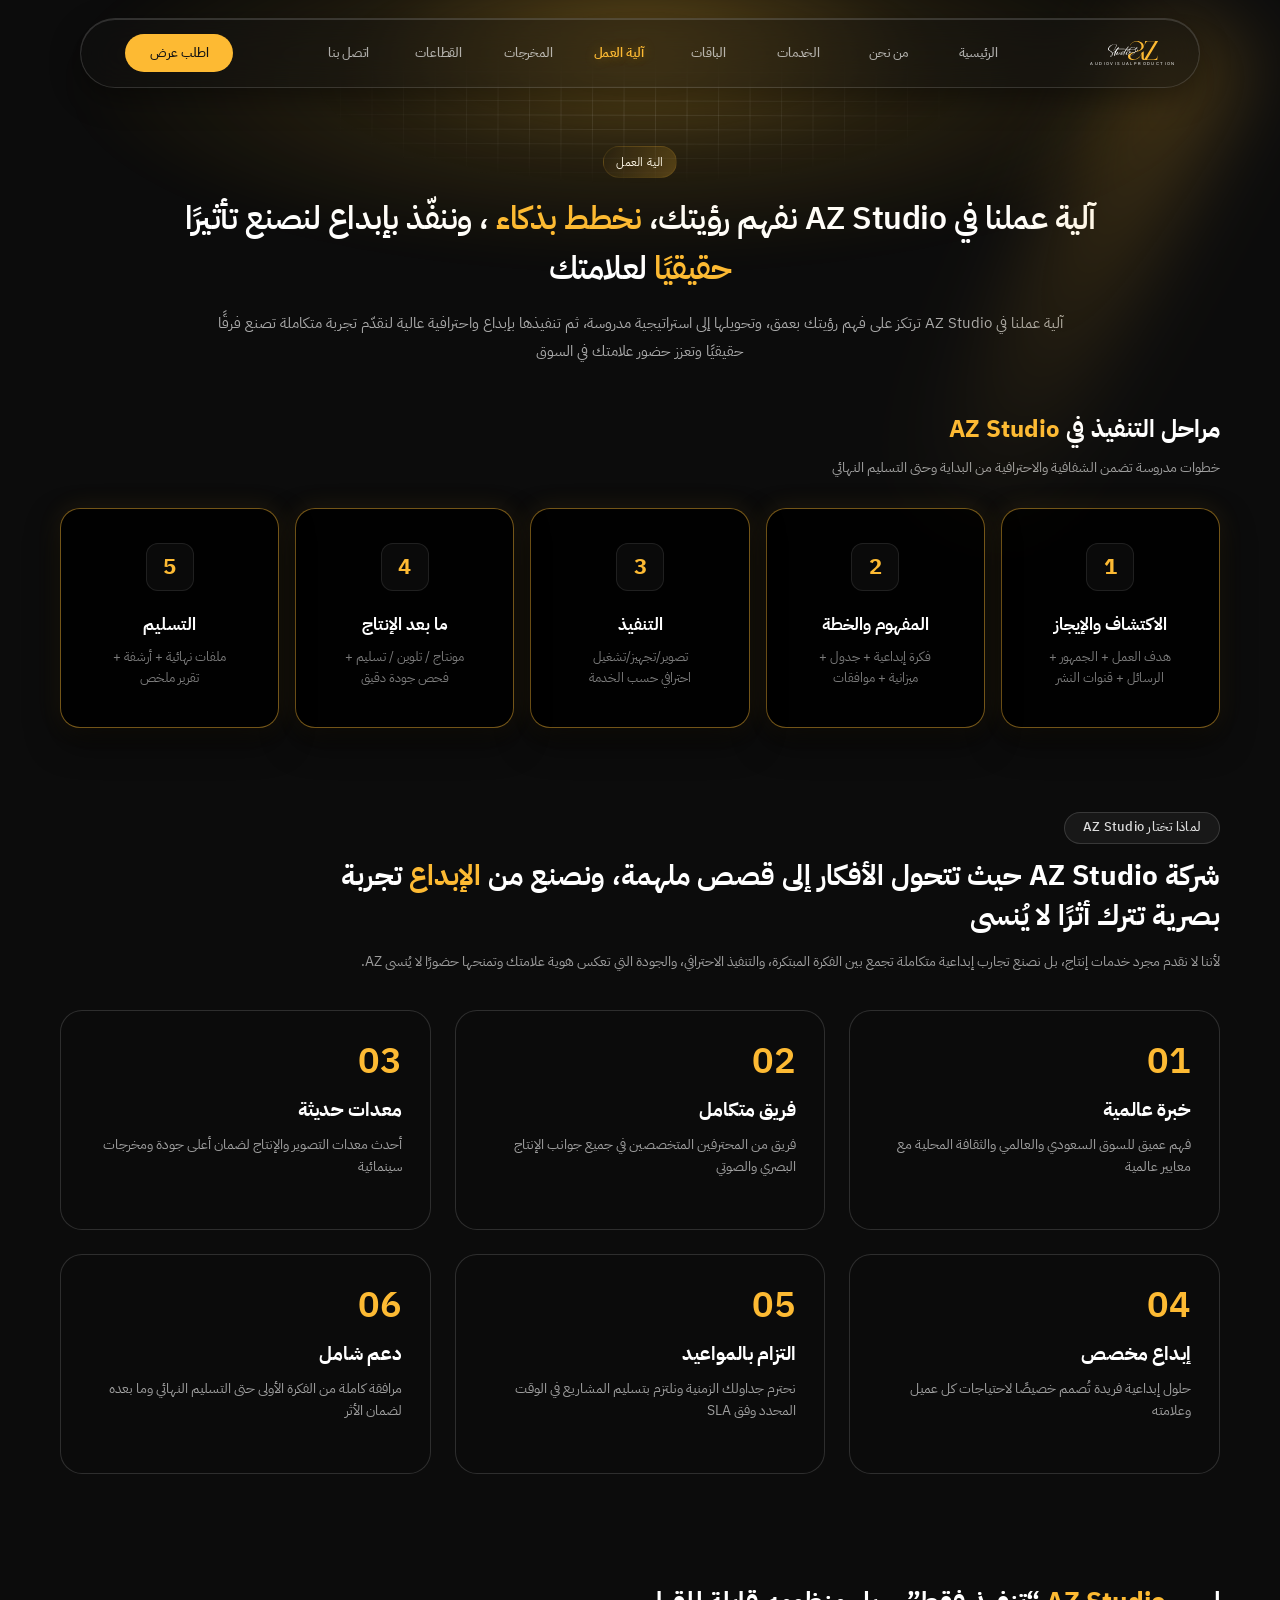
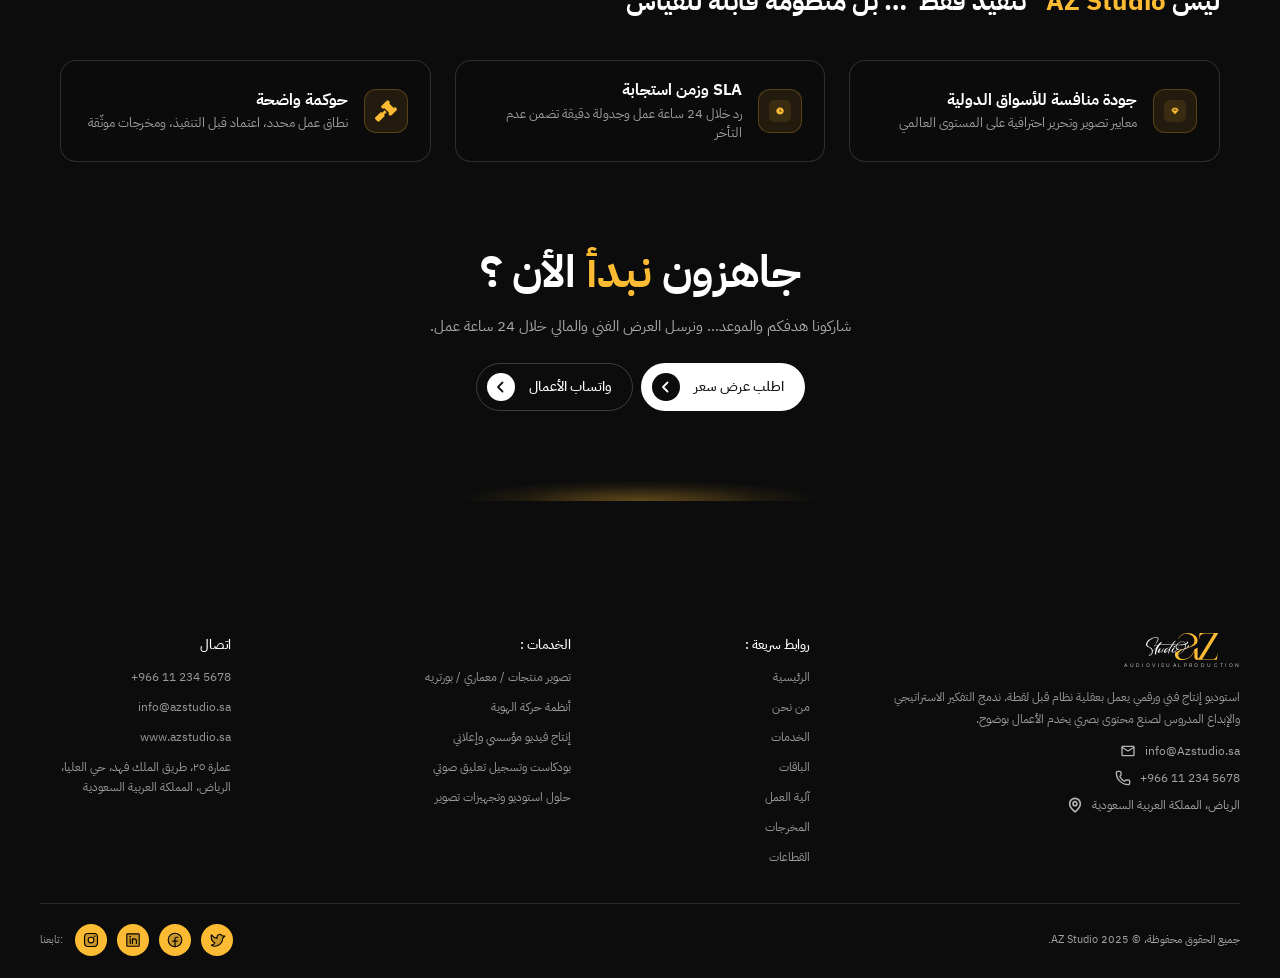
<file: process.html>
<!doctype html>
<html lang="ar" dir="rtl">
  <head>
    <meta charset="UTF-8" />
    <meta name="viewport" content="width=device-width, initial-scale=1.0" />
    <title>آلية العمل — AZ Studio</title>
    <link rel="preconnect" href="https://fonts.googleapis.com" />
    <link rel="preconnect" href="https://fonts.gstatic.com" crossorigin />
    <link
      href="https://fonts.googleapis.com/css2?family=IBM+Plex+Sans+Arabic:wght@400;500;600;700&family=Inter:wght@400&display=swap"
      rel="stylesheet"
    />
    <link
      href="https://cdn.jsdelivr.net/npm/bootstrap@5.3.3/dist/css/bootstrap.min.css"
      rel="stylesheet"
    />
    <link rel="stylesheet" href="./css/process.css" />
  </head>

  <body>
    <div class="page-shell">

      <!-- ══ Navbar Mesh Grid & Glow (شبكة الضوء 1:1 فيجما) ══ -->
      <div class="navbar-spotlight" aria-hidden="true">
        <svg class="spotlight-grid-svg" xmlns="http://www.w3.org/2000/svg" width="982" height="241" viewBox="0 0 982 241" fill="none">
          <path d="M374.654 200.472L611.906 200.472M0.443479 5.85048L0.443456 240.444M32.077 5.85048L32.077 240.444M63.7106 5.85048L63.7106 240.444M95.3442 5.85048L95.3441 240.444M126.978 5.85048L126.978 240.444M158.611 5.85048L158.611 240.444M190.245 5.85048L190.245 240.444M221.878 5.85048L221.878 240.444M253.512 5.85048L253.512 240.444M0.0839844 231.106L980.725 231.106M285.146 5.85048L285.146 240.444M0.0839844 216.69L980.725 216.69M316.779 5.85048L316.779 240.444M0.0839844 202.274L980.725 202.274M348.413 5.85048L348.413 240.444M0.0839844 187.857L980.725 187.857M380.046 5.85048L380.046 240.444M0.0839844 173.441L980.725 173.441M411.68 5.85048L411.68 240.444M0.0839844 159.025L980.725 159.025M443.313 5.85048L443.313 240.444M0.0839844 144.608L980.725 144.608M474.947 5.85048L474.947 240.444M0.0839844 130.192L980.725 130.192M506.581 5.85048L506.58 240.444M0.0839844 115.775L980.725 115.775M538.214 5.85048L538.214 240.444M0.0839844 101.359L980.725 101.359M569.848 5.85048L569.848 240.444M0.0839844 86.9426L980.725 86.9426M601.481 5.85048L601.481 240.444M0.0839844 72.5262L980.725 72.5262M633.115 5.85048L633.115 240.444M0.0839844 58.1099L980.725 58.1099M664.748 5.85048L664.748 240.444M0.0839844 43.6935L980.725 43.6935M696.382 5.85048L696.382 240.444M0.0839844 29.2771L980.725 29.2771M728.015 5.85048L728.015 240.444M0.0839844 14.8607L980.725 14.8607M759.649 5.85048L759.649 240.444M0.0839844 0.444336L980.725 0.444336M791.283 5.85048L791.283 240.444M822.916 5.85048L822.916 240.444M854.55 5.85048L854.55 240.444M886.183 5.85048L886.183 240.444M917.817 5.85048L917.817 240.444M949.45 5.85048L949.45 240.444M981.084 5.85048L981.084 240.444" stroke="url(#paint0_radial_spotlight)" stroke-width="0.888544"/>
          <defs>
            <radialGradient id="paint0_radial_spotlight" cx="0" cy="0" r="1" gradientUnits="userSpaceOnUse" gradientTransform="translate(490.584 106.201) rotate(90) scale(134.243 548.718)">
              <stop stop-color="white" stop-opacity="0.12"/>
              <stop offset="0.6" stop-color="white" stop-opacity="0"/>
            </radialGradient>
          </defs>
        </svg>
      </div>

      <!-- ══ Header ══ -->
      <header class="site-header">
        <nav class="main-navigation" id="main-navigation" aria-label="التنقل الرئيسي">
          <a class="brand-logo" href="index.html" aria-label="AZ Studio">
            <span class="brand-mark">
              <img class="logo-a" src="./assets-design/icons/logo-a.svg" alt=""/>
              <img class="logo-z" src="./assets-design/icons/logo-z.svg" alt=""/>
            </span>
            <p class="brand-tagline">A U D I O V I S U A L P R O D U C T I O N</p>
          </a>
          <ul class="nav-links" id="main-menu">
            <li><a class="nav-link"        href="index.html">الرئيسية</a></li>
            <li><a class="nav-link"        href="about.html">من نحن</a></li>
            <li><a class="nav-link"        href="services.html">الخدمات</a></li>
            <li><a class="nav-link"        href="packages.html">الباقات</a></li>
            <li><a class="nav-link active" href="process.html">آلية العمل</a></li>
            <li><a class="nav-link"        href="work.html">المخرجات</a></li>
            <li><a class="nav-link"        href="sectors.html">القطاعات</a></li>
            <li><a class="nav-link"        href="contact.html">اتصل بنا</a></li>
            <li class="nav-quote-item"><a class="nav-quote-button" href="contact.html">اطلب عرض</a></li>
          </ul>
          <button class="menu-button" type="button" aria-expanded="false" aria-controls="main-menu">☰</button>
          <a class="quote-button" href="contact.html">اطلب عرض</a>
        </nav>
      </header>

      <!-- ══ Process Page Main ══ -->
      <main class="process-page-main">
        
        <!-- ── Hero & Step 1 Section (Full Width Background) ── -->
        <section class="process-hero mb-4">
          <div class="content-wrap">

            <!-- Centered Hero Header -->
            <div class="process-hero-header">
              <span class="section-badge">الية العمل</span>
              <h1 class="process-hero-title">
                آلية عملنا في AZ Studio نفهم رؤيتك، <span class="accent">نخطط بذكاء</span> ، وننفّذ بإبداع لنصنع تأثيرًا <span class="accent">حقيقيًا</span> لعلامتك
              </h1>
              <p class="process-hero-lead">
                آلية عملنا في AZ Studio ترتكز على فهم رؤيتك بعمق، وتحويلها إلى استراتيجية مدروسة، ثم تنفيذها بإبداع واحترافية عالية لنقدّم تجربة متكاملة تصنع فرقًا حقيقيًا وتعزز حضور علامتك في السوق
              </p>
            </div>

            <!-- Section 1: 5 Process Steps -->
            <div class="process-steps-section">
              <div class="process-section-header">
                <h2 class="process-section-title">
                  مراحل التنفيذ في <span class="accent">AZ Studio</span>
                </h2>
                <p class="process-section-lead">
                  خطوات مدروسة تضمن الشفافية والاحترافية من البداية وحتى التسليم النهائي
                </p>
              </div>

              <!-- 5 Steps Grid (RTL 1 -> 5) -->
              <div class="process-steps-grid">
                
                <!-- Card 1 -->
                <div class="process-step-card">
                  <div class="process-step-number">1</div>
                  <h3 class="process-step-title">الاكتشاف والإيجاز</h3>
                  <p class="process-step-desc">هدف العمل + الجمهور +<br />الرسائل + قنوات النشر</p>
                </div>

                <!-- Card 2 -->
                <div class="process-step-card">
                  <div class="process-step-number">2</div>
                  <h3 class="process-step-title">المفهوم والخطة</h3>
                  <p class="process-step-desc">فكرة إبداعية + جدول +<br />ميزانية + موافقات</p>
                </div>

                <!-- Card 3 -->
                <div class="process-step-card">
                  <div class="process-step-number">3</div>
                  <h3 class="process-step-title">التنفيذ</h3>
                  <p class="process-step-desc">تصوير/تجهيز/تشغيل<br />احترافي حسب الخدمة</p>
                </div>

                <!-- Card 4 -->
                <div class="process-step-card">
                  <div class="process-step-number">4</div>
                  <h3 class="process-step-title">ما بعد الإنتاج</h3>
                  <p class="process-step-desc">مونتاج / تلوين / تسليم +<br />فحص جودة دقيق</p>
                </div>

                <!-- Card 5 -->
                <div class="process-step-card">
                  <div class="process-step-number">5</div>
                  <h3 class="process-step-title">التسليم</h3>
                  <p class="process-step-desc">ملفات نهائية + أرشفة +<br />تقرير ملخص</p>
                </div>

              </div>
            </div>

          </div><!-- /content-wrap -->
        </section>

        <section class="process-why-we">
          <div class="content-wrap">
            <div class="why-we-header">
              <span class="section-badge">لماذا تختار AZ Studio</span>
              <h3 class="section-title">شركة AZ Studio حيث تتحول الأفكار إلى قصص ملهمة، ونصنع من <span class="accent">الإبداع</span> تجربة بصرية تترك أثرًا لا يُنسى</h3>
              <p class="section-lead">لأننا لا نقدم مجرد خدمات إنتاج، بل نصنع تجارب إبداعية متكاملة تجمع بين الفكرة المبتكرة، والتنفيذ الاحترافي، والجودة التي تعكس هوية علامتك وتمنحها حضورًا لا يُنسى AZ.</p>
            </div>

            <div class="row g-4">
              <div class="col-lg-4 col-md-6 col-12">
                <div class="our-value2-card">
                  <span class="our-value2-span">01</span>
                  <p class="section-title">خبرة عالمية</p>
                  <p class="section-lead">فهم عميق للسوق السعودي والعالمي والثقافة المحلية مع معايير عالمية</p>
                </div>
              </div>
              <div class="col-lg-4 col-md-6 col-12">
                <div class="our-value2-card">
                  <span class="our-value2-span">02</span>
                  <p class="section-title">فريق متكامل</p>
                  <p class="section-lead">فريق من المحترفين المتخصصين في جميع جوانب الإنتاج البصري والصوتي</p>
                </div>
              </div>
              <div class="col-lg-4 col-md-6 col-12">
                <div class="our-value2-card">
                  <span class="our-value2-span">03</span>
                  <p class="section-title">معدات حديثة</p>
                  <p class="section-lead">أحدث معدات التصوير والإنتاج لضمان أعلى جودة ومخرجات سينمائية</p>
                </div>
              </div>
              <div class="col-lg-4 col-md-6 col-12">
                <div class="our-value2-card">
                  <span class="our-value2-span">04</span>
                  <p class="section-title">إبداع مخصص</p>
                  <p class="section-lead">حلول إبداعية فريدة تُصمم خصيصًا لاحتياجات كل عميل وعلامته</p>
                </div>
              </div>
              <div class="col-lg-4 col-md-6 col-12">
                <div class="our-value2-card">
                  <span class="our-value2-span">05</span>
                  <p class="section-title">التزام بالمواعيد</p>
                  <p class="section-lead">نحترم جداولك الزمنية ونلتزم بتسليم المشاريع في الوقت المحدد وفق SLA</p>
                </div>
              </div>
              <div class="col-lg-4 col-md-6 col-12">
                <div class="our-value2-card">
                  <span class="our-value2-span">06</span>
                  <p class="section-title">دعم شامل</p>
                  <p class="section-lead">مرافقة كاملة من الفكرة الأولى حتى التسليم النهائي وما بعده لضمان الأثر</p>
                </div>
              </div>
            </div>
          </div>
        </section>

      <!-- ...............................SEC 3............................. -->
          <section class="sec3-process">
            <div class="content-wrap">
              <div class="sec3-process-title pb-3">
                 <h3 class="section-title">ليس <span class="accent">AZ Studio </span>“تنفيذ فقط”… بل منظومه قابلة للقياس</h3>
              </div>
                <div class="row g-4">
                  <div class="col-lg-4 col-md-6 col-12">
                    <div class="sec3-card">
                      <div class="sec3-card-icon">
                        <img src="assets-design/icons/dimond.svg" alt="" />
                      </div>
                      <div class="sec3-card-text">
                        <p class="sec3-card-title">جودة منافسة للأسواق الدولية</p>
                        <p class="sec3-card-lead">معايير تصوير وتحرير احترافية على المستوى العالمي</p>
                      </div>
                    </div>
                  </div>
                  <div class="col-lg-4 col-md-6 col-12">
                    <div class="sec3-card">
                      <div class="sec3-card-icon">
                        <img src="assets-design/icons/clock.svg" alt="" />
                      </div>
                      <div class="sec3-card-text">
                        <p class="sec3-card-title">SLA وزمن استجابة</p>
                        <p class="sec3-card-lead">رد خلال 24 ساعة عمل وجدولة دقيقة تضمن عدم التأخر</p>
                      </div>
                    </div>
                  </div>
                  <div class="col-lg-4 col-md-6 col-12">
                    <div class="sec3-card">
                      <div class="sec3-card-icon">
                        <img src="assets-design/icons/icon-governance.svg" alt="" />
                      </div>
                      <div class="sec3-card-text">
                        <p class="sec3-card-title">حوكمة واضحة</p>
                        <p class="sec3-card-lead">نطاق عمل محدد، اعتماد قبل التنفيذ، ومخرجات موثّقة</p>
                      </div>
                    </div>
                  </div>
                </div>

            </div>
          </section>
      <!-- ............................... END SEC 3............................. -->

       <!-- ...................start sec 4..................................... -->
        <section class="sec4-process pt-3 mt-3 ">
         <div class="container">
          <div class="row justify-content-center align-items-center ">
             <div class="col-lg-6 col-md-6 col-12 d-flex justify-content-center align-items-center flex-column">
              <h2 class="sec4-process-title">جاهزون <span class="accent">نبدأ</span> الأن ؟</h2>
              <p class="section-lead">شاركونا هدفكم والموعد… ونرسل العرض الفني والمالي خلال 24 ساعة عمل.</p>
              <div class="d-flex justify-content-center align-items-center gap-2 mt-4">
                    <a href="index.html#contact" class="pill-button is-light text-decoration-none">اطلب عرض سعر<span class="button-icon"><img src="./assets-design/icons/chevron-filled.svg" alt=""></span></a>
                    <a href="https://wa.me/966112345678" target="_blank" class="pill-button text-decoration-none">واتساب الأعمال<span class="button-icon"><img src="./assets-design/icons/chevron-outline.svg" alt=""></span></a>
              </div>
             </div>
          </div>
         </div>
        </section>
       <!-- ...................end sec 4..................................... -->
      </main>

      <!-- ══ Footer ══ -->
      <footer class="site-footer" id="footer">
        <div class="footer-main">
          <div class="footer-brand">
            <a
              class="footer-logo"
              href="./index.html#home"
              aria-label="AZ Studio"
              ><span class="brand-mark"
                ><img
                  class="logo-a"
                  src="./assets-design/icons/logo-a.svg"
                  alt="" /><img
                  class="logo-z"
                  src="./assets-design/icons/logo-z.svg"
                  alt="" /></span
              ><span class="brand-tagline"
                >A U D I O V I S U A L P R O D U C T I O N</span
              ></a
            >
            <p class="footer-description">
              استوديو إنتاج فني ورقمي يعمل بعقلية نظام قبل لقطة. ندمج التفكير
              الاستراتيجي والإبداع المدروس لصنع محتوى بصري يخدم الأعمال بوضوح.
            </p>
            <div class="footer-contact-list">
              <a href="mailto:info@azstudio.sa"
                ><span>info@Azstudio.sa</span
                ><img src="./assets-design/icons/mail.svg" alt="" /></a
              ><a href="tel:+966112345678"
                ><span dir="ltr">+966 11 234 5678</span
                ><img src="./assets-design/icons/phone.svg" alt="" /></a
              ><span
                ><span>الرياض، المملكة العربية السعودية</span
                ><img src="./assets-design/icons/pin.svg" alt=""
              /></span>
            </div>
          </div>
          <nav class="footer-column" aria-label="روابط سريعة">
            <h2>روابط سريعة :</h2>
            <a href="index.html">الرئيسية</a>
            <a href="about.html">من نحن</a>
            <a href="services.html">الخدمات</a>
            <a href="packages.html">الباقات</a>
            <a href="process.html">آلية العمل</a>
            <a href="work.html">المخرجات</a>
            <a href="sectors.html">القطاعات</a>
          </nav>
          <nav class="footer-column" aria-label="الخدمات">
            <h2>الخدمات :</h2>
            <a href="services.html">تصوير منتجات / معماري / بورتريه</a>
            <a href="services.html">أنظمة حركة الهوية</a>
            <a href="services.html">إنتاج فيديو مؤسسي وإعلاني</a>
            <a href="services.html">بودكاست وتسجيل تعليق صوتي</a>
            <a href="services.html">حلول استوديو وتجهيزات تصوير</a>
          </nav>
          <div class="footer-contact-column">
            <h2>اتصال</h2>
            <a href="tel:+966112345678" dir="ltr">+966 11 234 5678</a>
            <a href="mailto:info@azstudio.sa">info@azstudio.sa</a>
            <a href="https://azstudio.sa">www.azstudio.sa</a>
            <p>عمارة ٢٥، طريق الملك فهد، حي العليا، الرياض، المملكة العربية السعودية</p>
          </div>
        </div>
        <div class="footer-bottom">
          <p>جميع الحقوق محفوظة، © 2025 AZ Studio.</p>
          <div class="footer-social" aria-label="تابعنا">
            <span>تابعنا:</span>
            <a href="contact.html" aria-label="Instagram"><img src="./assets-design/icons/instagram.svg" alt="Instagram" /></a>
            <a href="contact.html" aria-label="LinkedIn"><img src="./assets-design/icons/linkedin.svg" alt="LinkedIn" /></a>
            <a href="contact.html" aria-label="Facebook"><img src="./assets-design/icons/facebook.svg" alt="Facebook" /></a>
            <a href="contact.html" aria-label="Twitter"><img src="./assets-design/icons/twitter.svg" alt="Twitter" /></a>
          </div>
        </div>
      </footer>

    </div><!-- /page-shell -->

    <script src="https://cdn.jsdelivr.net/npm/bootstrap@5.3.3/dist/js/bootstrap.bundle.min.js"></script>
    <script src="./js/script.js"></script>
  </body>
</html>
</file>
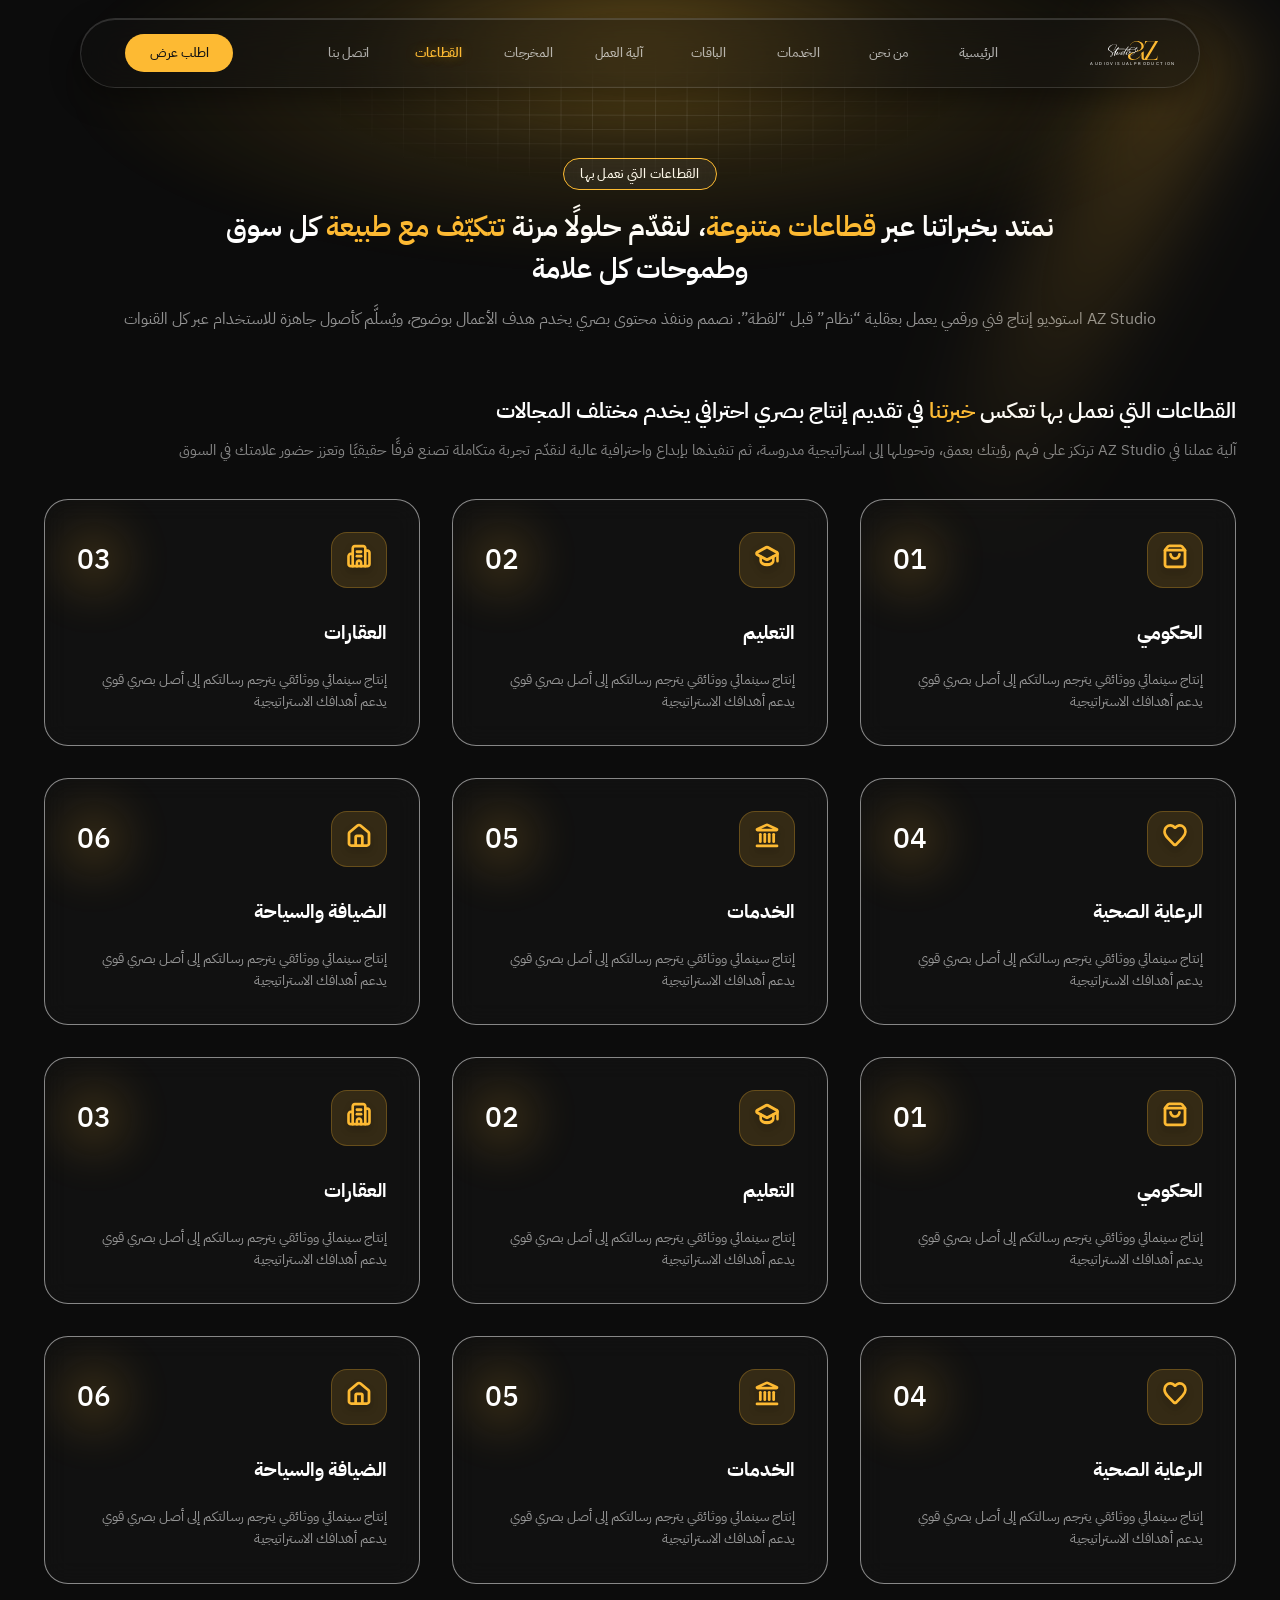
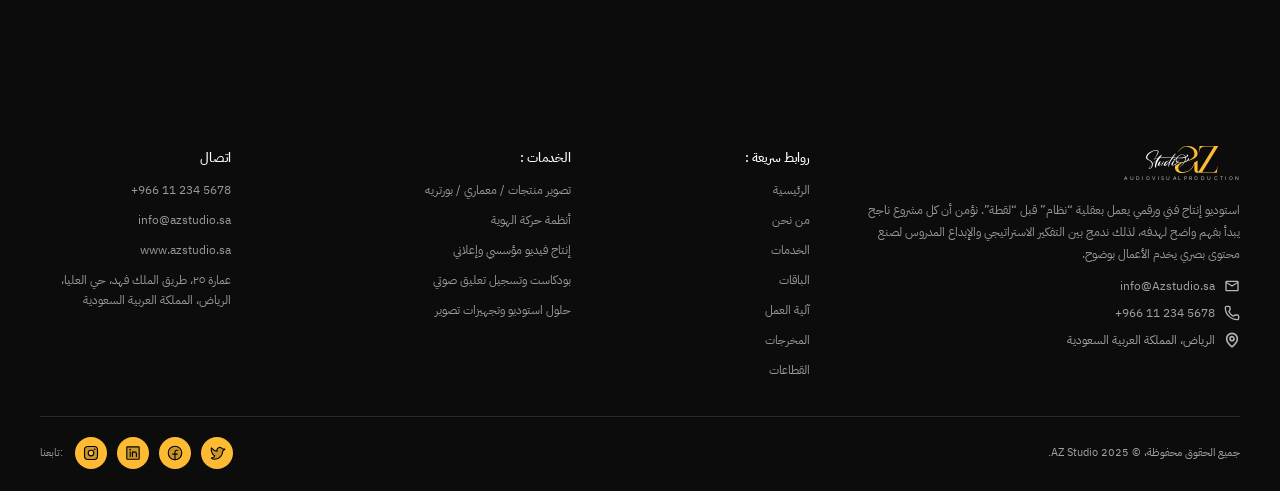
<file: sectors.html>
<!doctype html>
<html lang="ar" dir="rtl">
  <head>
    <meta charset="UTF-8" />
    <meta name="viewport" content="width=device-width, initial-scale=1.0" />
    <title>القطاعات — AZ Studio</title>
    <link rel="preconnect" href="https://fonts.googleapis.com" />
    <link rel="preconnect" href="https://fonts.gstatic.com" crossorigin />
    <link
      href="https://fonts.googleapis.com/css2?family=IBM+Plex+Sans+Arabic:wght@400;500;600;700&family=Inter:wght@400&display=swap"
      rel="stylesheet"
    />
    <link
      href="https://cdn.jsdelivr.net/npm/bootstrap@5.3.3/dist/css/bootstrap.min.css"
      rel="stylesheet"
    />
    <link rel="stylesheet" href="./css/sectors.css" />
  </head>

  <body>
    <div class="page-shell">

      <!-- ══ Navbar Mesh Grid & Glow (شبكة الضوء 1:1 فيجما) ══ -->
      <div class="navbar-spotlight" aria-hidden="true">
        <svg class="spotlight-grid-svg" xmlns="http://www.w3.org/2000/svg" width="982" height="241" viewBox="0 0 982 241" fill="none">
          <path d="M374.654 200.472L611.906 200.472M0.443479 5.85048L0.443456 240.444M32.077 5.85048L32.077 240.444M63.7106 5.85048L63.7106 240.444M95.3442 5.85048L95.3441 240.444M126.978 5.85048L126.978 240.444M158.611 5.85048L158.611 240.444M190.245 5.85048L190.245 240.444M221.878 5.85048L221.878 240.444M253.512 5.85048L253.512 240.444M0.0839844 231.106L980.725 231.106M285.146 5.85048L285.146 240.444M0.0839844 216.69L980.725 216.69M316.779 5.85048L316.779 240.444M0.0839844 202.274L980.725 202.274M348.413 5.85048L348.413 240.444M0.0839844 187.857L980.725 187.857M380.046 5.85048L380.046 240.444M0.0839844 173.441L980.725 173.441M411.68 5.85048L411.68 240.444M0.0839844 159.025L980.725 159.025M443.313 5.85048L443.313 240.444M0.0839844 144.608L980.725 144.608M474.947 5.85048L474.947 240.444M0.0839844 130.192L980.725 130.192M506.581 5.85048L506.58 240.444M0.0839844 115.775L980.725 115.775M538.214 5.85048L538.214 240.444M0.0839844 101.359L980.725 101.359M569.848 5.85048L569.848 240.444M0.0839844 86.9426L980.725 86.9426M601.481 5.85048L601.481 240.444M0.0839844 72.5262L980.725 72.5262M633.115 5.85048L633.115 240.444M0.0839844 58.1099L980.725 58.1099M664.748 5.85048L664.748 240.444M0.0839844 43.6935L980.725 43.6935M696.382 5.85048L696.382 240.444M0.0839844 29.2771L980.725 29.2771M728.015 5.85048L728.015 240.444M0.0839844 14.8607L980.725 14.8607M759.649 5.85048L759.649 240.444M0.0839844 0.444336L980.725 0.444336M791.283 5.85048L791.283 240.444M822.916 5.85048L822.916 240.444M854.55 5.85048L854.55 240.444M886.183 5.85048L886.183 240.444M917.817 5.85048L917.817 240.444M949.45 5.85048L949.45 240.444M981.084 5.85048L981.084 240.444" stroke="url(#paint0_radial_sectors)" stroke-width="0.888544"/>
          <defs>
            <radialGradient id="paint0_radial_sectors" cx="0" cy="0" r="1" gradientUnits="userSpaceOnUse" gradientTransform="translate(490.584 106.201) rotate(90) scale(134.243 548.718)">
              <stop stop-color="white" stop-opacity="0.12"/>
              <stop offset="0.6" stop-color="white" stop-opacity="0"/>
            </radialGradient>
          </defs>
        </svg>
      </div>

      <!-- ══ Header ══ -->
      <header class="site-header">
        <nav class="main-navigation" id="main-navigation" aria-label="التنقل الرئيسي">
          <a class="brand-logo" href="index.html" aria-label="AZ Studio">
            <span class="brand-mark">
              <img class="logo-a" src="./assets-design/icons/logo-a.svg" alt=""/>
              <img class="logo-z" src="./assets-design/icons/logo-z.svg" alt=""/>
            </span>
            <p class="brand-tagline">A U D I O V I S U A L P R O D U C T I O N</p>
          </a>
          <ul class="nav-links" id="main-menu">
            <li><a class="nav-link"        href="index.html">الرئيسية</a></li>
            <li><a class="nav-link"        href="about.html">من نحن</a></li>
            <li><a class="nav-link"        href="services.html">الخدمات</a></li>
            <li><a class="nav-link"        href="packages.html">الباقات</a></li>
            <li><a class="nav-link"        href="process.html">آلية العمل</a></li>
            <li><a class="nav-link"        href="work.html">المخرجات</a></li>
            <li><a class="nav-link active" href="sectors.html">القطاعات</a></li>
            <li><a class="nav-link"        href="contact.html">اتصل بنا</a></li>
            <li class="nav-quote-item"><a class="nav-quote-button" href="contact.html">اطلب عرض</a></li>
          </ul>
          <button class="menu-button" type="button" aria-expanded="false" aria-controls="main-menu">☰</button>
          <a class="quote-button" href="contact.html">اطلب عرض</a>
        </nav>
      </header>

      <!-- ══ Sectors Page Main Content ══ -->
      <main class="sectors-page-main">

        <!-- ── Centered Hero Header ── -->
        <section class="sectors-hero">
          <div class="sectors-hero-header">
            <span class="sectors-badge">القطاعات التي نعمل بها</span>
            <h1 class="sectors-hero-title">
              نمتد بخبراتنا عبر <span class="accent">قطاعات متنوعة</span>، لنقدّم حلولًا مرنة <span class="accent">تتكيّف مع طبيعة</span> كل سوق وطموحات كل علامة
            </h1>
            <p class="sectors-hero-lead">
              AZ Studio استوديو إنتاج فني ورقمي يعمل بعقلية “نظام” قبل “لقطة”. نصمم وننفذ محتوى بصري يخدم هدف الأعمال بوضوح، ويُسلَّم كأصول جاهزة للاستخدام عبر كل القنوات
            </p>
          </div>
        </section>

        <!-- ── Sub Header & 6 Sectors Cards Grid ── -->
        <section class="sectors-content-section content-wrap">
          
          <!-- Sub Header (Right Aligned in RTL) -->
          <div class="sectors-sub-header">
            <h2 class="sectors-sub-title">
              القطاعات التي نعمل بها تعكس <span class="accent">خبرتنا</span> في تقديم إنتاج بصري احترافي يخدم مختلف المجالات
            </h2>
            <p class="sectors-sub-lead">
              آلية عملنا في AZ Studio ترتكز على فهم رؤيتك بعمق، وتحويلها إلى استراتيجية مدروسة، ثم تنفيذها بإبداع واحترافية عالية لنقدّم تجربة متكاملة تصنع فرقًا حقيقيًا وتعزز حضور علامتك في السوق
            </p>
          </div>

          <!-- 6 Sectors Cards Grid (3 cols x 2 rows) -->
          <div class="sectors-cards-grid">

            <!-- Card 01 - الحكومي -->
            <article class="sector-card">
              <div class="sector-card-top">
                <div class="sector-card-icon">
                  <img src="./assets-design/icons/sector-01.svg" alt="الحكومي" />
                </div>
                <div class="sector-card-meta">
                  <span class="sector-card-number">01</span>
                  <div class="sector-card-glow" aria-hidden="true"></div>
                </div>
              </div>
              <div class="sector-card-content">
                <h3 class="sector-card-title">الحكومي</h3>
                <p class="sector-card-desc">
                  إنتاج سينمائي ووثائقي يترجم رسالتكم إلى أصل بصري قوي يدعم أهدافك الاستراتيجية
                </p>
              </div>
            </article>

            <!-- Card 02 - التعليم -->
            <article class="sector-card">
              <div class="sector-card-top">
                <div class="sector-card-icon">
                  <img src="./assets-design/icons/sector-02.svg" alt="التعليم" />
                </div>
                <div class="sector-card-meta">
                  <span class="sector-card-number">02</span>
                  <div class="sector-card-glow" aria-hidden="true"></div>
                </div>
              </div>
              <div class="sector-card-content">
                <h3 class="sector-card-title">التعليم</h3>
                <p class="sector-card-desc">
                  إنتاج سينمائي ووثائقي يترجم رسالتكم إلى أصل بصري قوي يدعم أهدافك الاستراتيجية
                </p>
              </div>
            </article>

            <!-- Card 03 - العقارات -->
            <article class="sector-card">
              <div class="sector-card-top">
                <div class="sector-card-icon">
                  <img src="./assets-design/icons/sector-03.svg" alt="العقارات" />
                </div>
                <div class="sector-card-meta">
                  <span class="sector-card-number">03</span>
                  <div class="sector-card-glow" aria-hidden="true"></div>
                </div>
              </div>
              <div class="sector-card-content">
                <h3 class="sector-card-title">العقارات</h3>
                <p class="sector-card-desc">
                  إنتاج سينمائي ووثائقي يترجم رسالتكم إلى أصل بصري قوي يدعم أهدافك الاستراتيجية
                </p>
              </div>
            </article>

            <!-- Card 04 - الرعاية الصحية -->
            <article class="sector-card">
              <div class="sector-card-top">
                <div class="sector-card-icon">
                  <img src="./assets-design/icons/sector-06.svg" alt="الرعاية الصحية" />
                </div>
                <div class="sector-card-meta">
                  <span class="sector-card-number">04</span>
                  <div class="sector-card-glow" aria-hidden="true"></div>
                </div>
              </div>
              <div class="sector-card-content">
                <h3 class="sector-card-title">الرعاية الصحية</h3>
                <p class="sector-card-desc">
                  إنتاج سينمائي ووثائقي يترجم رسالتكم إلى أصل بصري قوي يدعم أهدافك الاستراتيجية
                </p>
              </div>
            </article>

            <!-- Card 05 - الخدمات -->
            <article class="sector-card">
              <div class="sector-card-top">
                <div class="sector-card-icon">
                  <img src="./assets-design/icons/sector-04.svg" alt="الخدمات" />
                </div>
                <div class="sector-card-meta">
                  <span class="sector-card-number">05</span>
                  <div class="sector-card-glow" aria-hidden="true"></div>
                </div>
              </div>
              <div class="sector-card-content">
                <h3 class="sector-card-title">الخدمات</h3>
                <p class="sector-card-desc">
                  إنتاج سينمائي ووثائقي يترجم رسالتكم إلى أصل بصري قوي يدعم أهدافك الاستراتيجية
                </p>
              </div>
            </article>

            <!-- Card 06 - الضيافة والسياحة -->
            <article class="sector-card">
              <div class="sector-card-top">
                <div class="sector-card-icon">
                  <img src="./assets-design/icons/sector-05.svg" alt="الضيافة والسياحة" />
                </div>
                <div class="sector-card-meta">
                  <span class="sector-card-number">06</span>
                  <div class="sector-card-glow" aria-hidden="true"></div>
                </div>
              </div>
              <div class="sector-card-content">
                <h3 class="sector-card-title">الضيافة والسياحة</h3>
                <p class="sector-card-desc">
                  إنتاج سينمائي ووثائقي يترجم رسالتكم إلى أصل بصري قوي يدعم أهدافك الاستراتيجية
                </p>
              </div>
            </article>

            <!-- Card 01 - الحكومي -->
            <article class="sector-card">
              <div class="sector-card-top">
                <div class="sector-card-icon">
                  <img src="./assets-design/icons/sector-01.svg" alt="الحكومي" />
                </div>
                <div class="sector-card-meta">
                  <span class="sector-card-number">01</span>
                  <div class="sector-card-glow" aria-hidden="true"></div>
                </div>
              </div>
              <div class="sector-card-content">
                <h3 class="sector-card-title">الحكومي</h3>
                <p class="sector-card-desc">
                  إنتاج سينمائي ووثائقي يترجم رسالتكم إلى أصل بصري قوي يدعم أهدافك الاستراتيجية
                </p>
              </div>
            </article>

            <!-- Card 02 - التعليم -->
            <article class="sector-card">
              <div class="sector-card-top">
                <div class="sector-card-icon">
                  <img src="./assets-design/icons/sector-02.svg" alt="التعليم" />
                </div>
                <div class="sector-card-meta">
                  <span class="sector-card-number">02</span>
                  <div class="sector-card-glow" aria-hidden="true"></div>
                </div>
              </div>
              <div class="sector-card-content">
                <h3 class="sector-card-title">التعليم</h3>
                <p class="sector-card-desc">
                  إنتاج سينمائي ووثائقي يترجم رسالتكم إلى أصل بصري قوي يدعم أهدافك الاستراتيجية
                </p>
              </div>
            </article>

            <!-- Card 03 - العقارات -->
            <article class="sector-card">
              <div class="sector-card-top">
                <div class="sector-card-icon">
                  <img src="./assets-design/icons/sector-03.svg" alt="العقارات" />
                </div>
                <div class="sector-card-meta">
                  <span class="sector-card-number">03</span>
                  <div class="sector-card-glow" aria-hidden="true"></div>
                </div>
              </div>
              <div class="sector-card-content">
                <h3 class="sector-card-title">العقارات</h3>
                <p class="sector-card-desc">
                  إنتاج سينمائي ووثائقي يترجم رسالتكم إلى أصل بصري قوي يدعم أهدافك الاستراتيجية
                </p>
              </div>
            </article>

            <!-- Card 04 - الرعاية الصحية -->
            <article class="sector-card">
              <div class="sector-card-top">
                <div class="sector-card-icon">
                  <img src="./assets-design/icons/sector-06.svg" alt="الرعاية الصحية" />
                </div>
                <div class="sector-card-meta">
                  <span class="sector-card-number">04</span>
                  <div class="sector-card-glow" aria-hidden="true"></div>
                </div>
              </div>
              <div class="sector-card-content">
                <h3 class="sector-card-title">الرعاية الصحية</h3>
                <p class="sector-card-desc">
                  إنتاج سينمائي ووثائقي يترجم رسالتكم إلى أصل بصري قوي يدعم أهدافك الاستراتيجية
                </p>
              </div>
            </article>

            <!-- Card 05 - الخدمات -->
            <article class="sector-card">
              <div class="sector-card-top">
                <div class="sector-card-icon">
                  <img src="./assets-design/icons/sector-04.svg" alt="الخدمات" />
                </div>
                <div class="sector-card-meta">
                  <span class="sector-card-number">05</span>
                  <div class="sector-card-glow" aria-hidden="true"></div>
                </div>
              </div>
              <div class="sector-card-content">
                <h3 class="sector-card-title">الخدمات</h3>
                <p class="sector-card-desc">
                  إنتاج سينمائي ووثائقي يترجم رسالتكم إلى أصل بصري قوي يدعم أهدافك الاستراتيجية
                </p>
              </div>
            </article>

            <!-- Card 06 - الضيافة والسياحة -->
            <article class="sector-card">
              <div class="sector-card-top">
                <div class="sector-card-icon">
                  <img src="./assets-design/icons/sector-05.svg" alt="الضيافة والسياحة" />
                </div>
                <div class="sector-card-meta">
                  <span class="sector-card-number">06</span>
                  <div class="sector-card-glow" aria-hidden="true"></div>
                </div>
              </div>
              <div class="sector-card-content">
                <h3 class="sector-card-title">الضيافة والسياحة</h3>
                <p class="sector-card-desc">
                  إنتاج سينمائي ووثائقي يترجم رسالتكم إلى أصل بصري قوي يدعم أهدافك الاستراتيجية
                </p>
              </div>
            </article>

          </div>
        </section>

      </main>

      <!-- ══ Footer ══ -->
        <footer class="site-footer" id="footer">
        <div class="footer-main">
          <div class="footer-brand">
            <a class="footer-logo" href="#home" aria-label="AZ Studio">
              <span class="brand-mark">
                <img
                  class="logo-a"
                  src="./assets-design/icons/logo-a.svg"
                  alt=""
                />
                <img
                  class="logo-z"
                  src="./assets-design/icons/logo-z.svg"
                  alt=""
                />
              </span>
              <span class="brand-tagline"
                >A U D I O V I S U A L P R O D U C T I O N</span
              >
            </a>
            <p class="footer-description">
              استوديو إنتاج فني ورقمي يعمل بعقلية “نظام” قبل “لقطة”. نؤمن أن كل
              مشروع ناجح يبدأ بفهم واضح لهدفه، لذلك ندمج بين التفكير الاستراتيجي
              والإبداع المدروس لصنع محتوى بصري يخدم الأعمال بوضوح.
            </p>
            <div class="footer-contact-list">
              <a href="mailto:info@azstudio.sa">
                <img src="./assets-design/icons/mail.svg" alt="" />
                <span>info@Azstudio.sa</span>
              </a>
              <a href="tel:+966112345678">
                <img src="./assets-design/icons/phone.svg" alt="" />
                <span dir="ltr">+966 11 234 5678</span>
              </a>
              <span>
                <img src="./assets-design/icons/pin.svg" alt="" />
                <span>الرياض، المملكة العربية السعودية</span>
              </span>
            </div>
          </div>

          <nav class="footer-column" aria-label="روابط سريعة">
            <h2>روابط سريعة :</h2>
            <a href="index.html">الرئيسية</a>
            <a href="about.html">من نحن</a>
            <a href="services.html">الخدمات</a>
            <a href="packages.html">الباقات</a>
            <a href="process.html">آلية العمل</a>
            <a href="work.html">المخرجات</a>
            <a href="sectors.html">القطاعات</a>
          </nav>

          <nav class="footer-column" aria-label="الخدمات">
            <h2>الخدمات :</h2>
            <a href="services.html">تصوير منتجات / معماري / بورتريه</a>
            <a href="services.html">أنظمة حركة الهوية</a>
            <a href="services.html">إنتاج فيديو مؤسسي وإعلاني</a>
            <a href="services.html">بودكاست وتسجيل تعليق صوتي</a>
            <a href="services.html">حلول استوديو وتجهيزات تصوير</a>
          </nav>

          <div class="footer-contact-column">
            <h2>اتصال</h2>
            <a href="tel:+966112345678" dir="ltr">+966 11 234 5678</a>
            <a href="mailto:info@azstudio.sa">info@azstudio.sa</a>
            <a href="https://azstudio.sa">www.azstudio.sa</a>
            <p>عمارة ٢٥، طريق الملك فهد، حي العليا، الرياض، المملكة العربية السعودية</p>
          </div>
        </div>

        <div class="footer-bottom">
          <p>جميع الحقوق محفوظة، © 2025 AZ Studio.</p>
          <div class="footer-social" aria-label="تابعنا">
            <span>تابعنا:</span>
            <a href="contact.html" aria-label="Instagram"><img src="./assets-design/icons/instagram.svg" alt="Instagram" /></a>
            <a href="contact.html" aria-label="LinkedIn"><img src="./assets-design/icons/linkedin.svg" alt="LinkedIn" /></a>
            <a href="contact.html" aria-label="Facebook"><img src="./assets-design/icons/facebook.svg" alt="Facebook" /></a>
            <a href="contact.html" aria-label="Twitter"><img src="./assets-design/icons/twitter.svg" alt="Twitter" /></a>
          </div>
        </div>
      </footer>

    </div><!-- /page-shell -->

    <script src="https://cdn.jsdelivr.net/npm/bootstrap@5.3.3/dist/js/bootstrap.bundle.min.js"></script>
    <script src="./js/script.js"></script>
  </body>
</html>
</file>
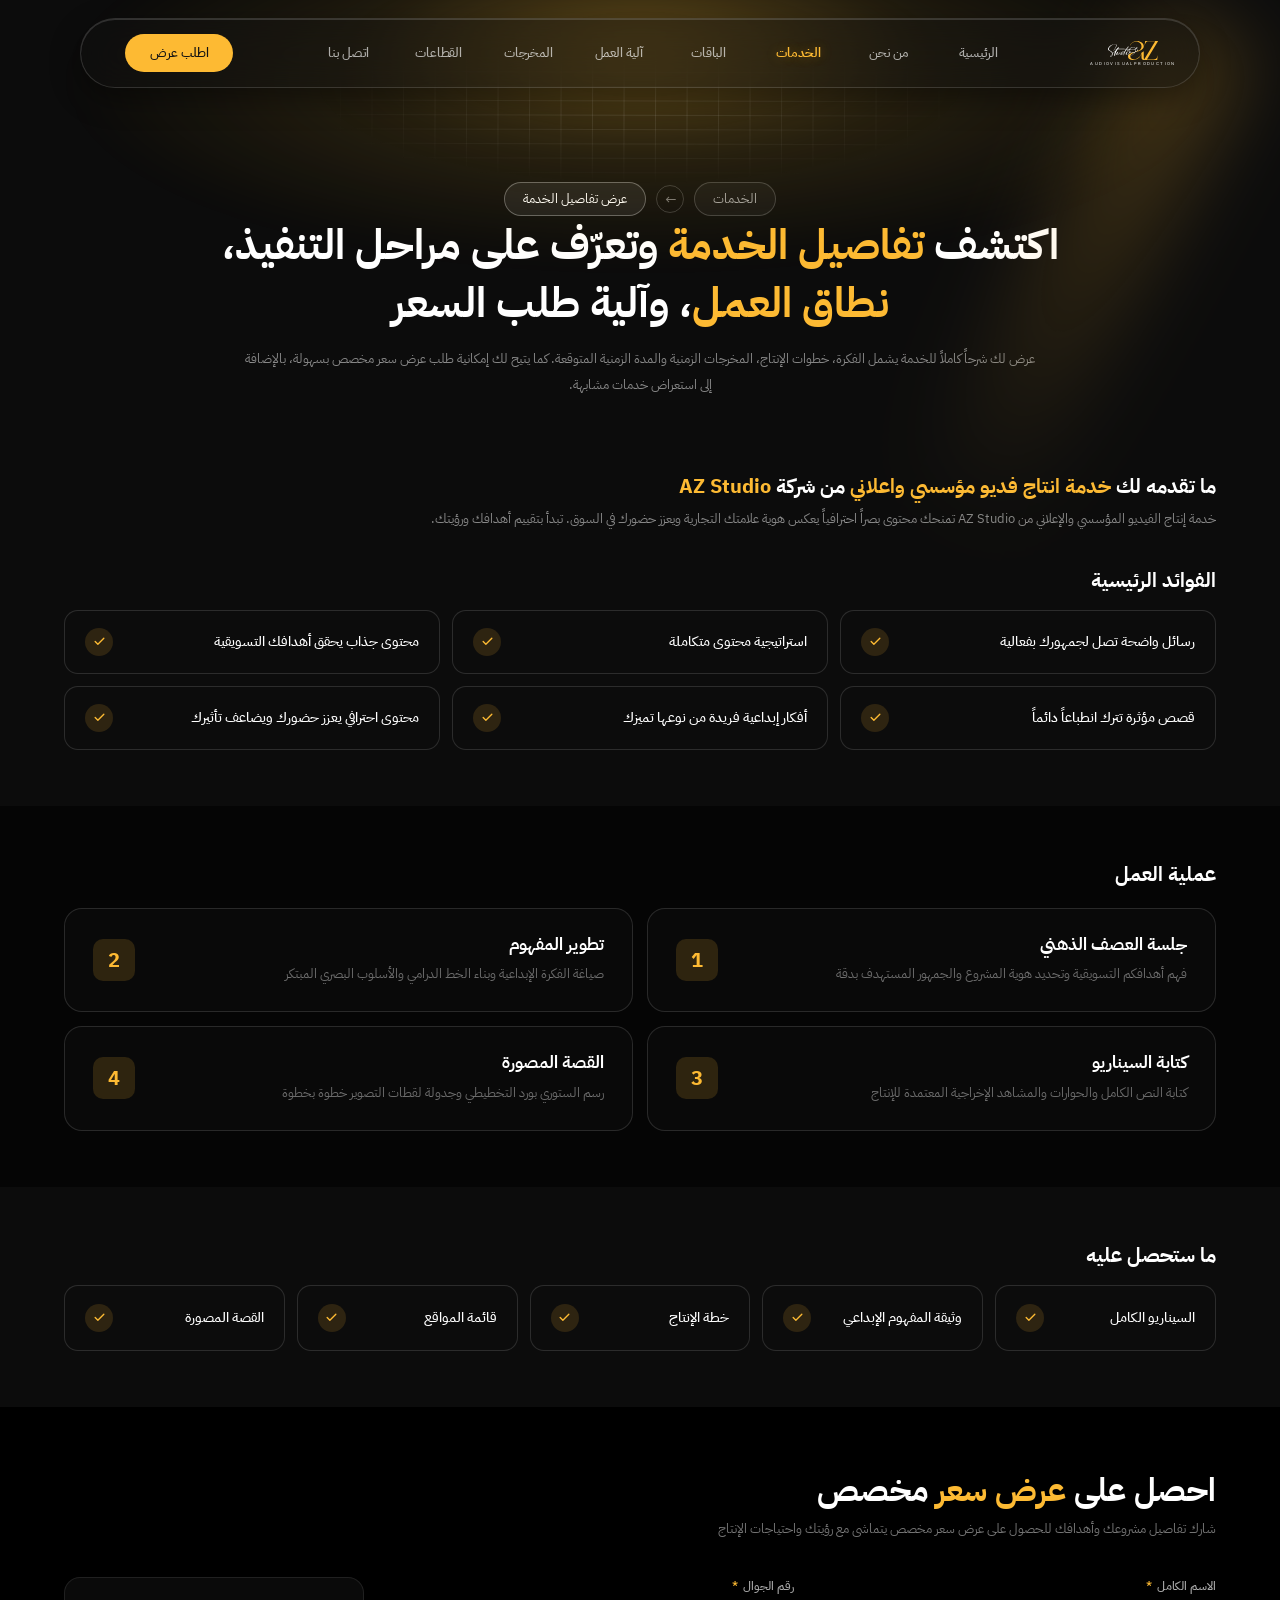
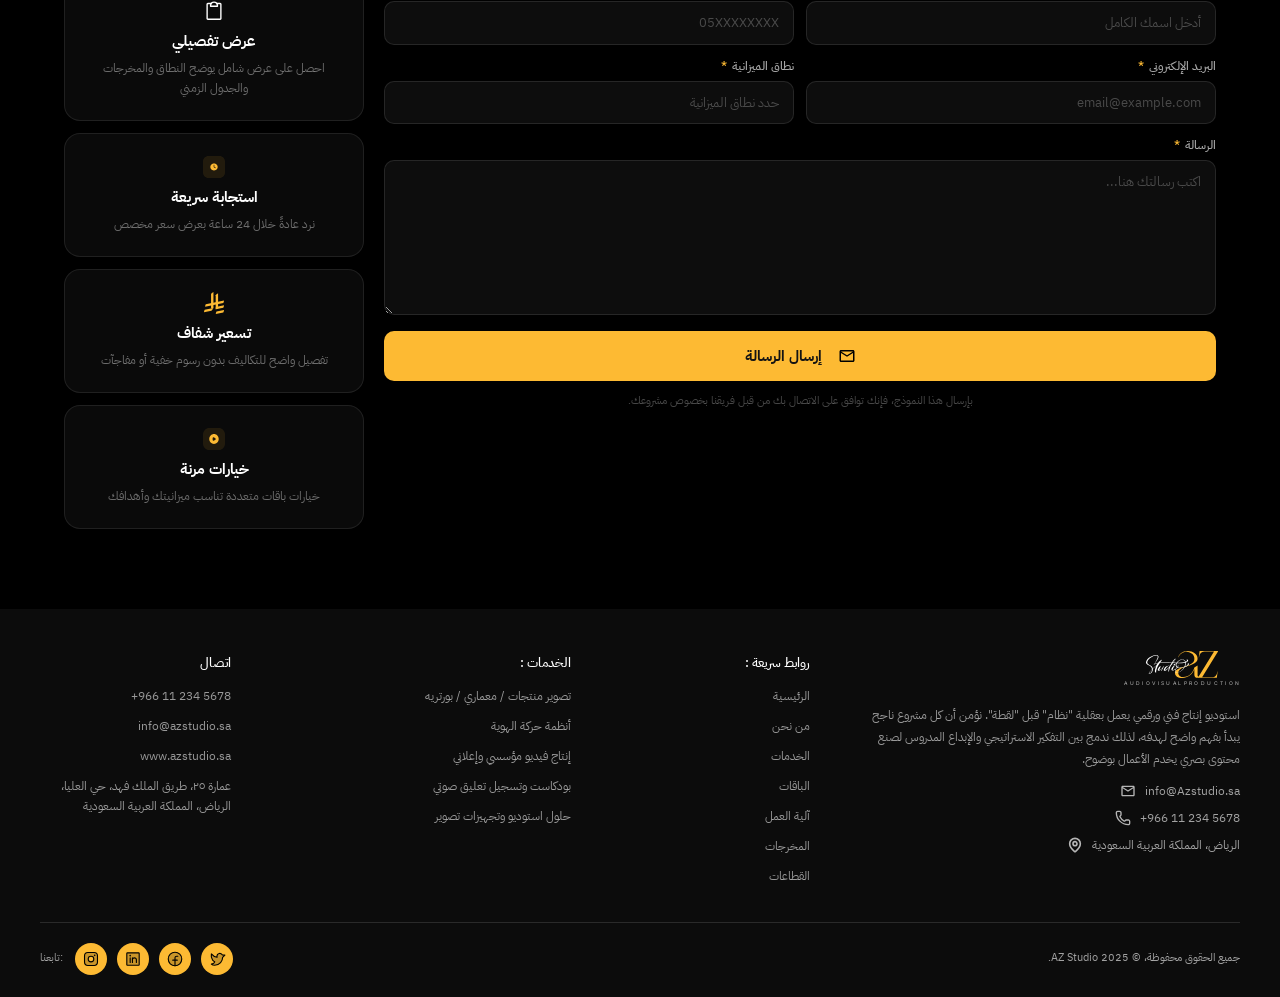
<file: service-detail.html>
<!doctype html>
<html lang="ar" dir="rtl">
  <head>
    <meta charset="UTF-8" />
    <meta name="viewport" content="width=device-width, initial-scale=1.0" />
    <title>تفاصيل الخدمة — AZ Studio</title>
    <link rel="preconnect" href="https://fonts.googleapis.com" />
    <link rel="preconnect" href="https://fonts.gstatic.com" crossorigin />
    <link
      href="https://fonts.googleapis.com/css2?family=IBM+Plex+Sans+Arabic:wght@400;500;600;700&family=Inter:wght@400&display=swap"
      rel="stylesheet"
    />
    <link
      href="https://cdn.jsdelivr.net/npm/bootstrap@5.3.3/dist/css/bootstrap.min.css"
      rel="stylesheet"
    />
    <link rel="stylesheet" href="./css/service-detail.css" />
  </head>

  <body>
    <div class="page-shell">

      <!-- ══ Navbar Mesh Grid & Glow (شبكة الضوء 1:1 فيجما) ══ -->
      <div class="navbar-spotlight" aria-hidden="true">
        <svg class="spotlight-grid-svg" xmlns="http://www.w3.org/2000/svg" width="982" height="241" viewBox="0 0 982 241" fill="none">
          <path d="M374.654 200.472L611.906 200.472M0.443479 5.85048L0.443456 240.444M32.077 5.85048L32.077 240.444M63.7106 5.85048L63.7106 240.444M95.3442 5.85048L95.3441 240.444M126.978 5.85048L126.978 240.444M158.611 5.85048L158.611 240.444M190.245 5.85048L190.245 240.444M221.878 5.85048L221.878 240.444M253.512 5.85048L253.512 240.444M0.0839844 231.106L980.725 231.106M285.146 5.85048L285.146 240.444M0.0839844 216.69L980.725 216.69M316.779 5.85048L316.779 240.444M0.0839844 202.274L980.725 202.274M348.413 5.85048L348.413 240.444M0.0839844 187.857L980.725 187.857M380.046 5.85048L380.046 240.444M0.0839844 173.441L980.725 173.441M411.68 5.85048L411.68 240.444M0.0839844 159.025L980.725 159.025M443.313 5.85048L443.313 240.444M0.0839844 144.608L980.725 144.608M474.947 5.85048L474.947 240.444M0.0839844 130.192L980.725 130.192M506.581 5.85048L506.58 240.444M0.0839844 115.775L980.725 115.775M538.214 5.85048L538.214 240.444M0.0839844 101.359L980.725 101.359M569.848 5.85048L569.848 240.444M0.0839844 86.9426L980.725 86.9426M601.481 5.85048L601.481 240.444M0.0839844 72.5262L980.725 72.5262M633.115 5.85048L633.115 240.444M0.0839844 58.1099L980.725 58.1099M664.748 5.85048L664.748 240.444M0.0839844 43.6935L980.725 43.6935M696.382 5.85048L696.382 240.444M0.0839844 29.2771L980.725 29.2771M728.015 5.85048L728.015 240.444M0.0839844 14.8607L980.725 14.8607M759.649 5.85048L759.649 240.444M0.0839844 0.444336L980.725 0.444336M791.283 5.85048L791.283 240.444M822.916 5.85048L822.916 240.444M854.55 5.85048L854.55 240.444M886.183 5.85048L886.183 240.444M917.817 5.85048L917.817 240.444M949.45 5.85048L949.45 240.444M981.084 5.85048L981.084 240.444" stroke="url(#paint0_radial_spotlight)" stroke-width="0.888544"/>
          <defs>
            <radialGradient id="paint0_radial_spotlight" cx="0" cy="0" r="1" gradientUnits="userSpaceOnUse" gradientTransform="translate(490.584 106.201) rotate(90) scale(134.243 548.718)">
              <stop stop-color="white" stop-opacity="0.12"/>
              <stop offset="0.6" stop-color="white" stop-opacity="0"/>
            </radialGradient>
          </defs>
        </svg>
      </div>

      <!-- ══ Header ══ -->
      <header class="site-header">
        <nav class="main-navigation" id="main-navigation" aria-label="التنقل الرئيسي">
          <a class="brand-logo" href="index.html" aria-label="AZ Studio">
            <span class="brand-mark">
              <img class="logo-a" src="./assets-design/icons/logo-a.svg" alt=""/>
              <img class="logo-z" src="./assets-design/icons/logo-z.svg" alt=""/>
            </span>
            <p class="brand-tagline">A U D I O V I S U A L P R O D U C T I O N</p>
          </a>
          <ul class="nav-links" id="main-menu">
            <li><a class="nav-link"        href="index.html">الرئيسية</a></li>
            <li><a class="nav-link"        href="about.html">من نحن</a></li>
            <li><a class="nav-link active" href="services.html">الخدمات</a></li>
            <li><a class="nav-link"        href="packages.html">الباقات</a></li>
            <li><a class="nav-link"        href="process.html">آلية العمل</a></li>
            <li><a class="nav-link"        href="work.html">المخرجات</a></li>
            <li><a class="nav-link"        href="sectors.html">القطاعات</a></li>
            <li><a class="nav-link"        href="contact.html">اتصل بنا</a></li>
            <li class="nav-quote-item"><a class="nav-quote-button" href="contact.html">اطلب عرض</a></li>
          </ul>
          <button class="menu-button" type="button" aria-expanded="false" aria-controls="main-menu">☰</button>
          <a class="quote-button" href="contact.html">اطلب عرض</a>
        </nav>
      </header>

      <!-- ══ MAIN ══ -->
      <main class="sd-main">

        <!-- ══════════════════ HERO ══════════════════ -->
        <section class="sd-hero">
          <div class="sd-wrap">

            <!-- Breadcrumb -->
            <nav class="sd-bc" aria-label="breadcrumb">
              <a class="sd-bc-pill" href="services.html">الخدمات</a>
              <span class="sd-bc-arrow">&#8592;</span>
              <span class="sd-bc-pill active">عرض تفاصيل الخدمة</span>
            </nav>

            <!-- Title -->
            <h1 class="sd-hero-title">
              اكتشف <span class="acc">تفاصيل الخدمة</span> وتعرّف على مراحل التنفيذ،
              <span class="acc">نطاق العمل</span>، وآلية طلب السعر
            </h1>

            <!-- Lead -->
            <p class="sd-hero-lead">
              عرض لك شرحاً كاملاً للخدمة يشمل الفكرة، خطوات الإنتاج، المخرجات الزمنية والمدة الزمنية المتوقعة.
              كما يتيح لك إمكانية طلب عرض سعر مخصص بسهولة، بالإضافة إلى استعراض خدمات مشابهة.
            </p>

          </div>
        </section>

        <!-- ══════════════════ ABOUT + BENEFITS ══════════════════ -->
        <section class="sd-about">
          <div class="sd-wrap">

            <!-- About title -->
            <h2 class="sd-about-title">
              ما تقدمه لك
              <span class="acc">خدمة انتاج فديو مؤسسي واعلاني</span>
              من شركة <span class="acc">AZ Studio</span>
            </h2>
            <p class="sd-about-lead">
              خدمة إنتاج الفيديو المؤسسي والإعلاني من AZ Studio تمنحك محتوى بصراً احترافياً يعكس
              هوية علامتك التجارية ويعزز حضورك في السوق. تبدأ بتقييم أهدافك ورؤيتك.
            </p>

            <!-- Benefits -->
            <h3 class="sd-benefits-title">الفوائد الرئيسية</h3>
            <div class="sd-benefits-grid">

              <div class="sd-benefit-card">
                <span class="sd-benefit-text">رسائل واضحة تصل لجمهورك بفعالية</span>
                <div class="sd-benefit-icon">
                  <svg viewBox="0 0 24 24"><polyline points="20 6 9 17 4 12"/></svg>
                </div>
              </div>

              <div class="sd-benefit-card">
                <span class="sd-benefit-text">استراتيجية محتوى متكاملة</span>
                <div class="sd-benefit-icon">
                  <svg viewBox="0 0 24 24"><polyline points="20 6 9 17 4 12"/></svg>
                </div>
              </div>

              <div class="sd-benefit-card">
                <span class="sd-benefit-text">محتوى جذاب يحقق أهدافك التسويقية</span>
                <div class="sd-benefit-icon">
                  <svg viewBox="0 0 24 24"><polyline points="20 6 9 17 4 12"/></svg>
                </div>
              </div>

              <div class="sd-benefit-card">
                <span class="sd-benefit-text">قصص مؤثرة تترك انطباعاً دائماً</span>
                <div class="sd-benefit-icon">
                  <svg viewBox="0 0 24 24"><polyline points="20 6 9 17 4 12"/></svg>
                </div>
              </div>

              <div class="sd-benefit-card">
                <span class="sd-benefit-text">أفكار إبداعية فريدة من نوعها تميزك</span>
                <div class="sd-benefit-icon">
                  <svg viewBox="0 0 24 24"><polyline points="20 6 9 17 4 12"/></svg>
                </div>
              </div>

              <div class="sd-benefit-card">
                <span class="sd-benefit-text">محتوى احترافي يعزز حضورك ويضاعف تأثيرك</span>
                <div class="sd-benefit-icon">
                  <svg viewBox="0 0 24 24"><polyline points="20 6 9 17 4 12"/></svg>
                </div>
              </div>

            </div>
          </div>
        </section>

        <!-- ══════════════════ PROCESS ══════════════════ -->
        <section class="sd-process">
          <div class="sd-wrap">

            <h2 class="sd-process-title">عملية العمل</h2>

            <div class="sd-process-grid">

              <div class="sd-process-card">
                <div class="sd-process-body">
                  <h4>جلسة العصف الذهني</h4>
                  <p>فهم أهدافكم التسويقية وتحديد هوية المشروع والجمهور المستهدف بدقة</p>
                </div>
                <div class="sd-process-num">1</div>
              </div>

              <div class="sd-process-card">
                <div class="sd-process-body">
                  <h4>تطوير المفهوم</h4>
                  <p>صياغة الفكرة الإبداعية وبناء الخط الدرامي والأسلوب البصري المبتكر</p>
                </div>
                <div class="sd-process-num">2</div>
              </div>

              <div class="sd-process-card">
                <div class="sd-process-body">
                  <h4>كتابة السيناريو</h4>
                  <p>كتابة النص الكامل والحوارات والمشاهد الإخراجية المعتمدة للإنتاج</p>
                </div>
                <div class="sd-process-num">3</div>
              </div>

              <div class="sd-process-card">
                <div class="sd-process-body">
                  <h4>القصة المصورة</h4>
                  <p>رسم الستوري بورد التخطيطي وجدولة لقطات التصوير خطوة بخطوة</p>
                </div>
                <div class="sd-process-num">4</div>
              </div>

            </div>
          </div>
        </section>

        <!-- ══════════════════ DELIVERABLES ══════════════════ -->
        <section class="sd-deliv">
          <div class="sd-wrap">

            <h2 class="sd-deliv-title">ما ستحصل عليه</h2>

            <div class="sd-deliv-row">

              <div class="sd-deliv-chip">
                <span>السيناريو الكامل</span>
                <div class="sd-deliv-icon">
                  <svg viewBox="0 0 24 24"><polyline points="20 6 9 17 4 12"/></svg>
                </div>
              </div>

              <div class="sd-deliv-chip">
                <span>وثيقة المفهوم الإبداعي</span>
                <div class="sd-deliv-icon">
                  <svg viewBox="0 0 24 24"><polyline points="20 6 9 17 4 12"/></svg>
                </div>
              </div>

              <div class="sd-deliv-chip">
                <span>خطة الإنتاج</span>
                <div class="sd-deliv-icon">
                  <svg viewBox="0 0 24 24"><polyline points="20 6 9 17 4 12"/></svg>
                </div>
              </div>

              <div class="sd-deliv-chip">
                <span>قائمة المواقع</span>
                <div class="sd-deliv-icon">
                  <svg viewBox="0 0 24 24"><polyline points="20 6 9 17 4 12"/></svg>
                </div>
              </div>

              <div class="sd-deliv-chip">
                <span>القصة المصورة</span>
                <div class="sd-deliv-icon">
                  <svg viewBox="0 0 24 24"><polyline points="20 6 9 17 4 12"/></svg>
                </div>
              </div>

            </div>
          </div>
        </section>

        <!-- ══════════════════ QUOTE FORM ══════════════════ -->
        <section class="sd-quote" id="sd-quote">
          <div class="sd-wrap">

            <div class="sd-quote-header">
              <h2>احصل على <span class="acc">عرض سعر</span> مخصص</h2>
              <p>شارك تفاصيل مشروعك وأهدافك للحصول على عرض سعر مخصص يتماشى مع رؤيتك واحتياجات الإنتاج</p>
            </div>

            <!-- info LEFT | form RIGHT -->
            <div class="sd-quote-body">

              <!-- INFO CARDS -->
              <div class="sd-info-col">

                <div class="sd-info-card">
                  <div class="sd-info-icon"><img src="./assets-design/icons/clipboard.svg" alt="" style="width:22px;height:22px;"/></div>
                  <h4>عرض تفصيلي</h4>
                  <p>احصل على عرض شامل يوضح النطاق والمخرجات والجدول الزمني</p>
                </div>

                <div class="sd-info-card">
                  <div class="sd-info-icon"><img src="./assets-design/icons/clock.svg" alt="" style="width:22px;height:22px;"/></div>
                  <h4>استجابة سريعة</h4>
                  <p>نرد عادةً خلال 24 ساعة بعرض سعر مخصص</p>
                </div>

                <div class="sd-info-card">
                  <div class="sd-info-icon"><img src="./assets-design/icons/riyal.svg" alt="" style="width:22px;height:22px;"/></div>
                  <h4>تسعير شفاف</h4>
                  <p>تفصيل واضح للتكاليف بدون رسوم خفية أو مفاجآت</p>
                </div>

                <div class="sd-info-card">
                  <div class="sd-info-icon"><img src="./assets-design/icons/check-gold.svg" alt="" style="width:22px;height:22px;"/></div>
                  <h4>خيارات مرنة</h4>
                  <p>خيارات باقات متعددة تناسب ميزانيتك وأهدافك</p>
                </div>

              </div>

              <!-- FORM -->
              <div class="sd-form-col">
                <form novalidate>

                  <div class="sd-form-row">
                    <div class="sd-fld">
                      <label for="sd-name">الاسم الكامل <span class="req">*</span></label>
                      <input id="sd-name" type="text" placeholder="أدخل اسمك الكامل" required/>
                    </div>
                    <div class="sd-fld">
                      <label for="sd-phone">رقم الجوال <span class="req">*</span></label>
                      <input id="sd-phone" type="tel" placeholder="05XXXXXXXX" required/>
                    </div>
                  </div>

                  <div class="sd-form-row">
                    <div class="sd-fld">
                      <label for="sd-email">البريد الإلكتروني <span class="req">*</span></label>
                      <input id="sd-email" type="email" placeholder="email@example.com" required/>
                    </div>
                    <div class="sd-fld">
                      <label for="sd-budget">نطاق الميزانية <span class="req">*</span></label>
                      <input id="sd-budget" type="text" placeholder="حدد نطاق الميزانية"/>
                    </div>
                  </div>

                  <div class="sd-form-row">
                    <div class="sd-fld full">
                      <label for="sd-msg">الرسالة <span class="req">*</span></label>
                      <textarea id="sd-msg" placeholder="اكتب رسالتك هنا..." required></textarea>
                    </div>
                  </div>

                  <button type="submit" class="sd-submit"><img src="./assets-design/icons/mail.svg" alt="" style="width:18px;height:18px;vertical-align:middle;margin-left:8px;filter:brightness(0);"/>إرسال الرسالة</button>

                  <p class="sd-form-note">
                    بإرسال هذا النموذج، فإنك توافق على الاتصال بك من قبل فريقنا بخصوص مشروعك.
                  </p>

                </form>
              </div>

            </div>
          </div>
        </section>

      </main>

      <!-- ══ Footer ══ -->
      <footer class="site-footer" id="footer">
        <div class="footer-main">
          <div class="footer-brand">
            <a class="footer-logo" href="index.html" aria-label="AZ Studio">
              <span class="brand-mark">
                <img class="logo-a" src="./assets-design/icons/logo-a.svg" alt=""/>
                <img class="logo-z" src="./assets-design/icons/logo-z.svg" alt=""/>
              </span>
              <span class="brand-tagline">A U D I O V I S U A L P R O D U C T I O N</span>
            </a>
            <p class="footer-description">
              استوديو إنتاج فني ورقمي يعمل بعقلية "نظام" قبل "لقطة". نؤمن أن كل
              مشروع ناجح يبدأ بفهم واضح لهدفه، لذلك ندمج بين التفكير الاستراتيجي
              والإبداع المدروس لصنع محتوى بصري يخدم الأعمال بوضوح.
            </p>
            <div class="footer-contact-list">
              <a href="mailto:info@azstudio.sa">
                <span>info@Azstudio.sa</span>
                <img src="./assets-design/icons/mail.svg" alt=""/>
              </a>
              <a href="tel:+966112345678">
                <span dir="ltr">+966 11 234 5678</span>
                <img src="./assets-design/icons/phone.svg" alt=""/>
              </a>
              <span>
                <span>الرياض، المملكة العربية السعودية</span>
                <img src="./assets-design/icons/pin.svg" alt=""/>
              </span>
            </div>
          </div>

          <nav class="footer-column" aria-label="روابط سريعة">
            <h2>روابط سريعة :</h2>
            <a href="index.html">الرئيسية</a>
            <a href="about.html">من نحن</a>
            <a href="services.html">الخدمات</a>
            <a href="packages.html">الباقات</a>
            <a href="process.html">آلية العمل</a>
            <a href="work.html">المخرجات</a>
            <a href="sectors.html">القطاعات</a>
          </nav>

          <nav class="footer-column" aria-label="الخدمات">
            <h2>الخدمات :</h2>
            <a href="services.html">تصوير منتجات / معماري / بورتريه</a>
            <a href="services.html">أنظمة حركة الهوية</a>
            <a href="services.html">إنتاج فيديو مؤسسي وإعلاني</a>
            <a href="services.html">بودكاست وتسجيل تعليق صوتي</a>
            <a href="services.html">حلول استوديو وتجهيزات تصوير</a>
          </nav>

          <div class="footer-contact-column">
            <h2>اتصال</h2>
            <a href="tel:+966112345678" dir="ltr">+966 11 234 5678</a>
            <a href="mailto:info@azstudio.sa">info@azstudio.sa</a>
            <a href="https://azstudio.sa">www.azstudio.sa</a>
            <p>عمارة ٢٥، طريق الملك فهد، حي العليا، الرياض، المملكة العربية السعودية</p>
          </div>
        </div>

        <div class="footer-bottom">
          <p>جميع الحقوق محفوظة، © 2025 AZ Studio.</p>
          <div class="footer-social" aria-label="تابعنا">
            <span>تابعنا:</span>
            <a href="contact.html" aria-label="Instagram"><img src="./assets-design/icons/instagram.svg" alt="Instagram" /></a>
            <a href="contact.html" aria-label="LinkedIn"><img src="./assets-design/icons/linkedin.svg" alt="LinkedIn" /></a>
            <a href="contact.html" aria-label="Facebook"><img src="./assets-design/icons/facebook.svg" alt="Facebook" /></a>
            <a href="contact.html" aria-label="Twitter"><img src="./assets-design/icons/twitter.svg" alt="Twitter" /></a>
          </div>
        </div>
      </footer>

    </div><!-- /page-shell -->

    <script src="https://cdn.jsdelivr.net/npm/bootstrap@5.3.3/dist/js/bootstrap.bundle.min.js"></script>
    <script src="./js/script.js"></script>
  </body>
</html>
</file>
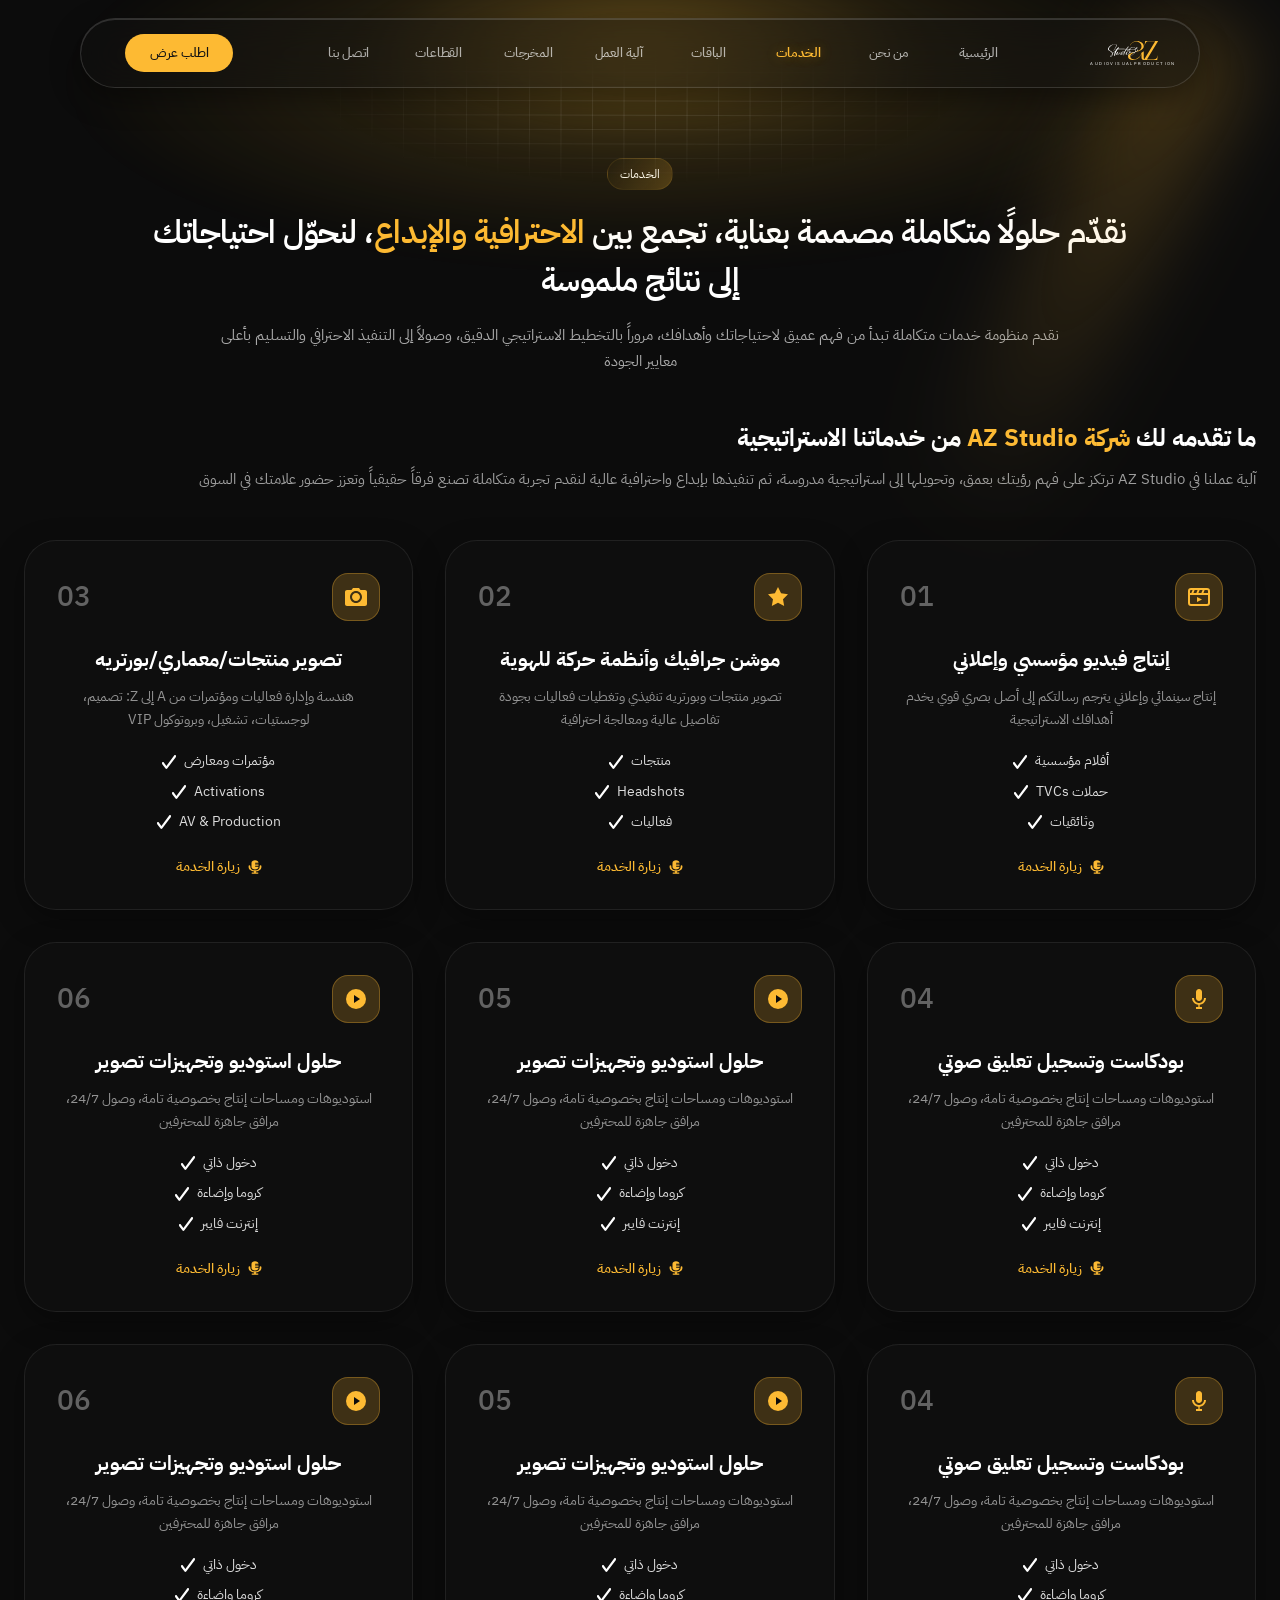
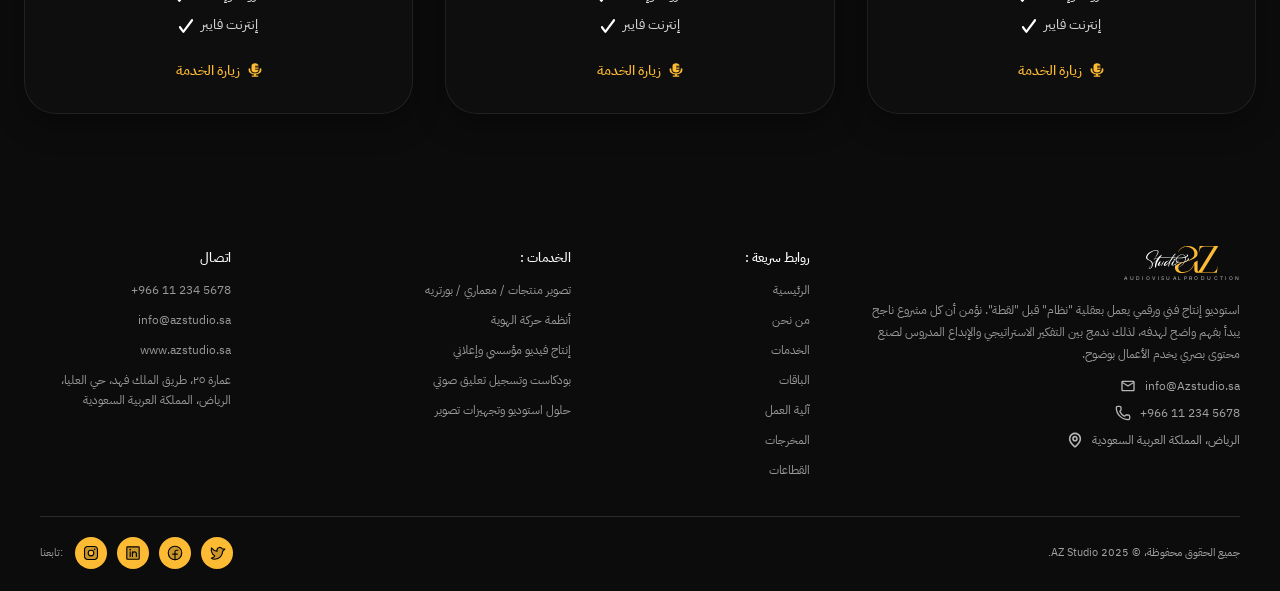
<file: services.html>
<!doctype html>
<html lang="ar" dir="rtl">
  <head>
    <meta charset="UTF-8" />
    <meta name="viewport" content="width=device-width, initial-scale=1.0" />
    <title>الخدمات — AZ Studio</title>
    <link rel="preconnect" href="https://fonts.googleapis.com" />
    <link rel="preconnect" href="https://fonts.gstatic.com" crossorigin />
    <link
      href="https://fonts.googleapis.com/css2?family=IBM+Plex+Sans+Arabic:wght@400;500;600;700&family=Inter:wght@400&display=swap"
      rel="stylesheet"
    />
    <link
      href="https://cdn.jsdelivr.net/npm/bootstrap@5.3.3/dist/css/bootstrap.min.css"
      rel="stylesheet"
    />
    <link rel="stylesheet" href="./css/services.css" />
  </head>

  <body>
    <div class="page-shell">

      <!-- ══ Navbar Mesh Grid & Glow (شبكة الضوء 1:1 فيجما) ══ -->
      <div class="navbar-spotlight" aria-hidden="true">
        <svg class="spotlight-grid-svg" xmlns="http://www.w3.org/2000/svg" width="982" height="241" viewBox="0 0 982 241" fill="none">
          <path d="M374.654 200.472L611.906 200.472M0.443479 5.85048L0.443456 240.444M32.077 5.85048L32.077 240.444M63.7106 5.85048L63.7106 240.444M95.3442 5.85048L95.3441 240.444M126.978 5.85048L126.978 240.444M158.611 5.85048L158.611 240.444M190.245 5.85048L190.245 240.444M221.878 5.85048L221.878 240.444M253.512 5.85048L253.512 240.444M0.0839844 231.106L980.725 231.106M285.146 5.85048L285.146 240.444M0.0839844 216.69L980.725 216.69M316.779 5.85048L316.779 240.444M0.0839844 202.274L980.725 202.274M348.413 5.85048L348.413 240.444M0.0839844 187.857L980.725 187.857M380.046 5.85048L380.046 240.444M0.0839844 173.441L980.725 173.441M411.68 5.85048L411.68 240.444M0.0839844 159.025L980.725 159.025M443.313 5.85048L443.313 240.444M0.0839844 144.608L980.725 144.608M474.947 5.85048L474.947 240.444M0.0839844 130.192L980.725 130.192M506.581 5.85048L506.58 240.444M0.0839844 115.775L980.725 115.775M538.214 5.85048L538.214 240.444M0.0839844 101.359L980.725 101.359M569.848 5.85048L569.848 240.444M0.0839844 86.9426L980.725 86.9426M601.481 5.85048L601.481 240.444M0.0839844 72.5262L980.725 72.5262M633.115 5.85048L633.115 240.444M0.0839844 58.1099L980.725 58.1099M664.748 5.85048L664.748 240.444M0.0839844 43.6935L980.725 43.6935M696.382 5.85048L696.382 240.444M0.0839844 29.2771L980.725 29.2771M728.015 5.85048L728.015 240.444M0.0839844 14.8607L980.725 14.8607M759.649 5.85048L759.649 240.444M0.0839844 0.444336L980.725 0.444336M791.283 5.85048L791.283 240.444M822.916 5.85048L822.916 240.444M854.55 5.85048L854.55 240.444M886.183 5.85048L886.183 240.444M917.817 5.85048L917.817 240.444M949.45 5.85048L949.45 240.444M981.084 5.85048L981.084 240.444" stroke="url(#paint0_radial_spotlight)" stroke-width="0.888544"/>
          <defs>
            <radialGradient id="paint0_radial_spotlight" cx="0" cy="0" r="1" gradientUnits="userSpaceOnUse" gradientTransform="translate(490.584 106.201) rotate(90) scale(134.243 548.718)">
              <stop stop-color="white" stop-opacity="0.12"/>
              <stop offset="0.6" stop-color="white" stop-opacity="0"/>
            </radialGradient>
          </defs>
        </svg>
      </div>

      <!-- ══ Header ══ -->
      <header class="site-header">
        <nav class="main-navigation" id="main-navigation" aria-label="التنقل الرئيسي">
          <a class="brand-logo" href="index.html" aria-label="AZ Studio">
            <span class="brand-mark">
              <img class="logo-a" src="./assets-design/icons/logo-a.svg" alt=""/>
              <img class="logo-z" src="./assets-design/icons/logo-z.svg" alt=""/>
            </span>
            <p class="brand-tagline">A U D I O V I S U A L P R O D U C T I O N</p>
          </a>
          <ul class="nav-links" id="main-menu">
            <li><a class="nav-link"        href="index.html">الرئيسية</a></li>
            <li><a class="nav-link"        href="about.html">من نحن</a></li>
            <li><a class="nav-link active" href="services.html">الخدمات</a></li>
            <li><a class="nav-link"        href="packages.html">الباقات</a></li>
            <li><a class="nav-link"        href="process.html">آلية العمل</a></li>
            <li><a class="nav-link"        href="work.html">المخرجات</a></li>
            <li><a class="nav-link"        href="sectors.html">القطاعات</a></li>
            <li><a class="nav-link"        href="contact.html">اتصل بنا</a></li>
            <li class="nav-quote-item"><a class="nav-quote-button" href="contact.html">اطلب عرض</a></li>
          </ul>
          <button class="menu-button" type="button" aria-expanded="false" aria-controls="main-menu">☰</button>
          <a class="quote-button" href="contact.html">اطلب عرض</a>
        </nav>
      </header>

      <!-- ══ Services Page Main ══ -->
      <main class="services-page-main">
        <section class="services-hero">

          <!-- Centered Header -->
          <div class="services-hero-header">
            <span class="section-badge">الخدمات</span>
            <h1 class="services-hero-title">
              نقدّم حلولًا متكاملة مصممة بعناية، تجمع بين <span class="accent">الاحترافية والإبداع</span>، لنحوّل احتياجاتك إلى نتائج ملموسة
            </h1>
            <p class="services-hero-lead">
              نقدم منظومة خدمات متكاملة تبدأ من فهم عميق لاحتياجاتك وأهدافك، مروراً بالتخطيط الاستراتيجي الدقيق، وصولاً إلى التنفيذ الاحترافي والتسليم بأعلى معايير الجودة
            </p>
          </div>

          <!-- Sub Header (Right Aligned) -->
          <div class="services-sub-header">
            <h2 class="services-sub-title">
              ما تقدمه لك <span class="accent">شركة AZ Studio</span> من خدماتنا الاستراتيجية
            </h2>
            <p class="services-sub-lead">
              آلية عملنا في AZ Studio ترتكز على فهم رؤيتك بعمق، وتحويلها إلى استراتيجية مدروسة، ثم تنفيذها بإبداع واحترافية عالية لنقدم تجربة متكاملة تصنع فرقاً حقيقياً وتعزز حضور علامتك في السوق
            </p>
          </div>

          <!-- 9 Services Cards Grid -->
          <div class="services-cards-grid">

            <!-- Card 01 -->
            <article class="service-page-card">
              <div class="service-card-top">
                <div class="service-card-icon">
                  <img src="./assets-design/icons/service-01.svg?v=2" alt="" />
                </div>
                <p class="service-card-number">01</p>
              </div>
              <h3 class="service-card-title">إنتاج فيديو مؤسسي وإعلاني</h3>
              <p class="service-card-desc">
                إنتاج سينمائي وإعلاني يترجم رسالتكم إلى أصل بصري قوي يخدم أهدافك الاستراتيجية
              </p>
              <ul class="service-features-list">
                <li>
                  أفلام مؤسسية
                  <img src="./assets-design/icons/check-small.svg" alt="" />
                </li>
                <li>
                  حملات TVCs
                  <img src="./assets-design/icons/check-small.svg" alt="" />
                </li>
                <li>
                  وثائقيات
                  <img src="./assets-design/icons/check-small.svg" alt="" />
                </li>
              </ul>
              <a class="service-card-link" href="service-detail.html">
                <img src="./assets-design/icons/arrow-gold.svg" alt="" />
                زيارة الخدمة
              </a>
            </article>

            <!-- Card 02 -->
            <article class="service-page-card">
              <div class="service-card-top">
                <div class="service-card-icon">
                  <img src="./assets-design/icons/service-02.svg?v=2" alt="" />
                </div>
                <p class="service-card-number">02</p>
              </div>
              <h3 class="service-card-title">موشن جرافيك وأنظمة حركة للهوية</h3>
              <p class="service-card-desc">
                تصوير منتجات وبورتريه تنفيذي وتغطيات فعاليات بجودة تفاصيل عالية ومعالجة احترافية
              </p>
              <ul class="service-features-list">
                <li>
                  منتجات
                  <img src="./assets-design/icons/check-small.svg" alt="" />
                </li>
                <li>
                  Headshots
                  <img src="./assets-design/icons/check-small.svg" alt="" />
                </li>
                <li>
                  فعاليات
                  <img src="./assets-design/icons/check-small.svg" alt="" />
                </li>
              </ul>
              <a class="service-card-link" href="service-detail.html">
                <img src="./assets-design/icons/arrow-gold.svg" alt="" />
                زيارة الخدمة
              </a>
            </article>

            <!-- Card 03 -->
            <article class="service-page-card">
              <div class="service-card-top">
                <div class="service-card-icon">
                  <img src="./assets-design/icons/service-03.svg?v=2" alt="" />
                </div>
                <p class="service-card-number">03</p>
              </div>
              <h3 class="service-card-title">تصوير منتجات/معماري/بورتريه</h3>
              <p class="service-card-desc">
                هندسة وإدارة فعاليات ومؤتمرات من A إلى Z: تصميم، لوجستيات، تشغيل، وبروتوكول VIP
              </p>
              <ul class="service-features-list">
                <li>
                  مؤتمرات ومعارض
                  <img src="./assets-design/icons/check-small.svg" alt="" />
                </li>
                <li>
                  Activations
                  <img src="./assets-design/icons/check-small.svg" alt="" />
                </li>
                <li>
                  AV &amp; Production
                  <img src="./assets-design/icons/check-small.svg" alt="" />
                </li>
              </ul>
              <a class="service-card-link" href="service-detail.html">
                <img src="./assets-design/icons/arrow-gold.svg" alt="" />
                زيارة الخدمة
              </a>
            </article>

            <!-- Card 04 -->
            <article class="service-page-card">
              <div class="service-card-top">
                <div class="service-card-icon">
                  <img src="./assets-design/icons/service-04.svg?v=2" alt="" />
                </div>
                <p class="service-card-number">04</p>
              </div>
              <h3 class="service-card-title">بودكاست وتسجيل تعليق صوتي</h3>
              <p class="service-card-desc">
                استوديوهات ومساحات إنتاج بخصوصية تامة، وصول 24/7، مرافق جاهزة للمحترفين
              </p>
              <ul class="service-features-list">
                <li>
                  دخول ذاتي
                  <img src="./assets-design/icons/check-small.svg" alt="" />
                </li>
                <li>
                  كروما وإضاءة
                  <img src="./assets-design/icons/check-small.svg" alt="" />
                </li>
                <li>
                  إنترنت فايبر
                  <img src="./assets-design/icons/check-small.svg" alt="" />
                </li>
              </ul>
              <a class="service-card-link" href="service-detail.html">
                <img src="./assets-design/icons/arrow-gold.svg" alt="" />
                زيارة الخدمة
              </a>
            </article>

            <!-- Card 05 -->
            <article class="service-page-card">
              <div class="service-card-top">
                <div class="service-card-icon">
                  <img src="./assets-design/icons/service-05.svg?v=2" alt="" />
                </div>
                <p class="service-card-number">05</p>
              </div>
              <h3 class="service-card-title">حلول استوديو وتجهيزات تصوير</h3>
              <p class="service-card-desc">
                استوديوهات ومساحات إنتاج بخصوصية تامة، وصول 24/7، مرافق جاهزة للمحترفين
              </p>
              <ul class="service-features-list">
                <li>
                  دخول ذاتي
                  <img src="./assets-design/icons/check-small.svg" alt="" />
                </li>
                <li>
                  كروما وإضاءة
                  <img src="./assets-design/icons/check-small.svg" alt="" />
                </li>
                <li>
                  إنترنت فايبر
                  <img src="./assets-design/icons/check-small.svg" alt="" />
                </li>
              </ul>
              <a class="service-card-link" href="service-detail.html">
                <img src="./assets-design/icons/arrow-gold.svg" alt="" />
                زيارة الخدمة
              </a>
            </article>

            <!-- Card 06 -->
            <article class="service-page-card">
              <div class="service-card-top">
                <div class="service-card-icon">
                  <img src="./assets-design/icons/service-06.svg?v=2" alt="" />
                </div>
                <p class="service-card-number">06</p>
              </div>
              <h3 class="service-card-title">حلول استوديو وتجهيزات تصوير</h3>
              <p class="service-card-desc">
                استوديوهات ومساحات إنتاج بخصوصية تامة، وصول 24/7، مرافق جاهزة للمحترفين
              </p>
              <ul class="service-features-list">
                <li>
                  دخول ذاتي
                  <img src="./assets-design/icons/check-small.svg" alt="" />
                </li>
                <li>
                  كروما وإضاءة
                  <img src="./assets-design/icons/check-small.svg" alt="" />
                </li>
                <li>
                  إنترنت فايبر
                  <img src="./assets-design/icons/check-small.svg" alt="" />
                </li>
              </ul>
              <a class="service-card-link" href="service-detail.html">
                <img src="./assets-design/icons/arrow-gold.svg" alt="" />
                زيارة الخدمة
              </a>
            </article>

            <!-- Card 07 (Row 3, Card 1 in Figma) -->
            <article class="service-page-card">
              <div class="service-card-top">
                <div class="service-card-icon">
                  <img src="./assets-design/icons/service-04.svg?v=2" alt="" />
                </div>
                <p class="service-card-number">04</p>
              </div>
              <h3 class="service-card-title">بودكاست وتسجيل تعليق صوتي</h3>
              <p class="service-card-desc">
                استوديوهات ومساحات إنتاج بخصوصية تامة، وصول 24/7، مرافق جاهزة للمحترفين
              </p>
              <ul class="service-features-list">
                <li>
                  دخول ذاتي
                  <img src="./assets-design/icons/check-small.svg" alt="" />
                </li>
                <li>
                  كروما وإضاءة
                  <img src="./assets-design/icons/check-small.svg" alt="" />
                </li>
                <li>
                  إنترنت فايبر
                  <img src="./assets-design/icons/check-small.svg" alt="" />
                </li>
              </ul>
              <a class="service-card-link" href="service-detail.html">
                <img src="./assets-design/icons/arrow-gold.svg" alt="" />
                زيارة الخدمة
              </a>
            </article>

            <!-- Card 08 (Row 3, Card 2 in Figma) -->
            <article class="service-page-card">
              <div class="service-card-top">
                <div class="service-card-icon">
                  <img src="./assets-design/icons/service-05.svg?v=2" alt="" />
                </div>
                <p class="service-card-number">05</p>
              </div>
              <h3 class="service-card-title">حلول استوديو وتجهيزات تصوير</h3>
              <p class="service-card-desc">
                استوديوهات ومساحات إنتاج بخصوصية تامة، وصول 24/7، مرافق جاهزة للمحترفين
              </p>
              <ul class="service-features-list">
                <li>
                  دخول ذاتي
                  <img src="./assets-design/icons/check-small.svg" alt="" />
                </li>
                <li>
                  كروما وإضاءة
                  <img src="./assets-design/icons/check-small.svg" alt="" />
                </li>
                <li>
                  إنترنت فايبر
                  <img src="./assets-design/icons/check-small.svg" alt="" />
                </li>
              </ul>
              <a class="service-card-link" href="service-detail.html">
                <img src="./assets-design/icons/arrow-gold.svg" alt="" />
                زيارة الخدمة
              </a>
            </article>

            <!-- Card 09 (Row 3, Card 3 in Figma) -->
            <article class="service-page-card">
              <div class="service-card-top">
                <div class="service-card-icon">
                  <img src="./assets-design/icons/service-06.svg?v=2" alt="" />
                </div>
                <p class="service-card-number">06</p>
              </div>
              <h3 class="service-card-title">حلول استوديو وتجهيزات تصوير</h3>
              <p class="service-card-desc">
                استوديوهات ومساحات إنتاج بخصوصية تامة، وصول 24/7، مرافق جاهزة للمحترفين
              </p>
              <ul class="service-features-list">
                <li>
                  دخول ذاتي
                  <img src="./assets-design/icons/check-small.svg" alt="" />
                </li>
                <li>
                  كروما وإضاءة
                  <img src="./assets-design/icons/check-small.svg" alt="" />
                </li>
                <li>
                  إنترنت فايبر
                  <img src="./assets-design/icons/check-small.svg" alt="" />
                </li>
              </ul>
              <a class="service-card-link" href="service-detail.html">
                <img src="./assets-design/icons/arrow-gold.svg" alt="" />
                زيارة الخدمة
              </a>
            </article>

          </div>
        </section>
      </main>

      <!-- ══ Footer ══ -->
      <footer class="site-footer" id="footer">
        <div class="footer-main">
          <div class="footer-brand">
            <a class="footer-logo" href="index.html" aria-label="AZ Studio">
              <span class="brand-mark">
                <img class="logo-a" src="./assets-design/icons/logo-a.svg" alt=""/>
                <img class="logo-z" src="./assets-design/icons/logo-z.svg" alt=""/>
              </span>
              <span class="brand-tagline">A U D I O V I S U A L P R O D U C T I O N</span>
            </a>
            <p class="footer-description">
              استوديو إنتاج فني ورقمي يعمل بعقلية "نظام" قبل "لقطة". نؤمن أن كل
              مشروع ناجح يبدأ بفهم واضح لهدفه، لذلك ندمج بين التفكير الاستراتيجي
              والإبداع المدروس لصنع محتوى بصري يخدم الأعمال بوضوح.
            </p>
            <div class="footer-contact-list">
              <a href="mailto:info@azstudio.sa">
                <span>info@Azstudio.sa</span>
                <img src="./assets-design/icons/mail.svg" alt=""/>
              </a>
              <a href="tel:+966112345678">
                <span dir="ltr">+966 11 234 5678</span>
                <img src="./assets-design/icons/phone.svg" alt=""/>
              </a>
              <span>
                <span>الرياض، المملكة العربية السعودية</span>
                <img src="./assets-design/icons/pin.svg" alt=""/>
              </span>
            </div>
          </div>

          <nav class="footer-column" aria-label="روابط سريعة">
            <h2>روابط سريعة :</h2>
            <a href="index.html">الرئيسية</a>
            <a href="about.html">من نحن</a>
            <a href="services.html">الخدمات</a>
            <a href="packages.html">الباقات</a>
            <a href="process.html">آلية العمل</a>
            <a href="work.html">المخرجات</a>
            <a href="sectors.html">القطاعات</a>
          </nav>

          <nav class="footer-column" aria-label="الخدمات">
            <h2>الخدمات :</h2>
            <a href="services.html">تصوير منتجات / معماري / بورتريه</a>
            <a href="services.html">أنظمة حركة الهوية</a>
            <a href="services.html">إنتاج فيديو مؤسسي وإعلاني</a>
            <a href="services.html">بودكاست وتسجيل تعليق صوتي</a>
            <a href="services.html">حلول استوديو وتجهيزات تصوير</a>
          </nav>

          <div class="footer-contact-column">
            <h2>اتصال</h2>
            <a href="tel:+966112345678" dir="ltr">+966 11 234 5678</a>
            <a href="mailto:info@azstudio.sa">info@azstudio.sa</a>
            <a href="https://azstudio.sa">www.azstudio.sa</a>
            <p>عمارة ٢٥، طريق الملك فهد، حي العليا، الرياض، المملكة العربية السعودية</p>
          </div>
        </div>

        <div class="footer-bottom">
          <p>جميع الحقوق محفوظة، © 2025 AZ Studio.</p>
          <div class="footer-social" aria-label="تابعنا">
            <span>تابعنا:</span>
            <a href="contact.html" aria-label="Instagram"><img src="./assets-design/icons/instagram.svg" alt="Instagram" /></a>
            <a href="contact.html" aria-label="LinkedIn"><img src="./assets-design/icons/linkedin.svg" alt="LinkedIn" /></a>
            <a href="contact.html" aria-label="Facebook"><img src="./assets-design/icons/facebook.svg" alt="Facebook" /></a>
            <a href="contact.html" aria-label="Twitter"><img src="./assets-design/icons/twitter.svg" alt="Twitter" /></a>
          </div>
        </div>
      </footer>

    </div><!-- /page-shell -->

    <script src="https://cdn.jsdelivr.net/npm/bootstrap@5.3.3/dist/js/bootstrap.bundle.min.js"></script>
    <script src="./js/script.js"></script>
  </body>
</html>
</file>
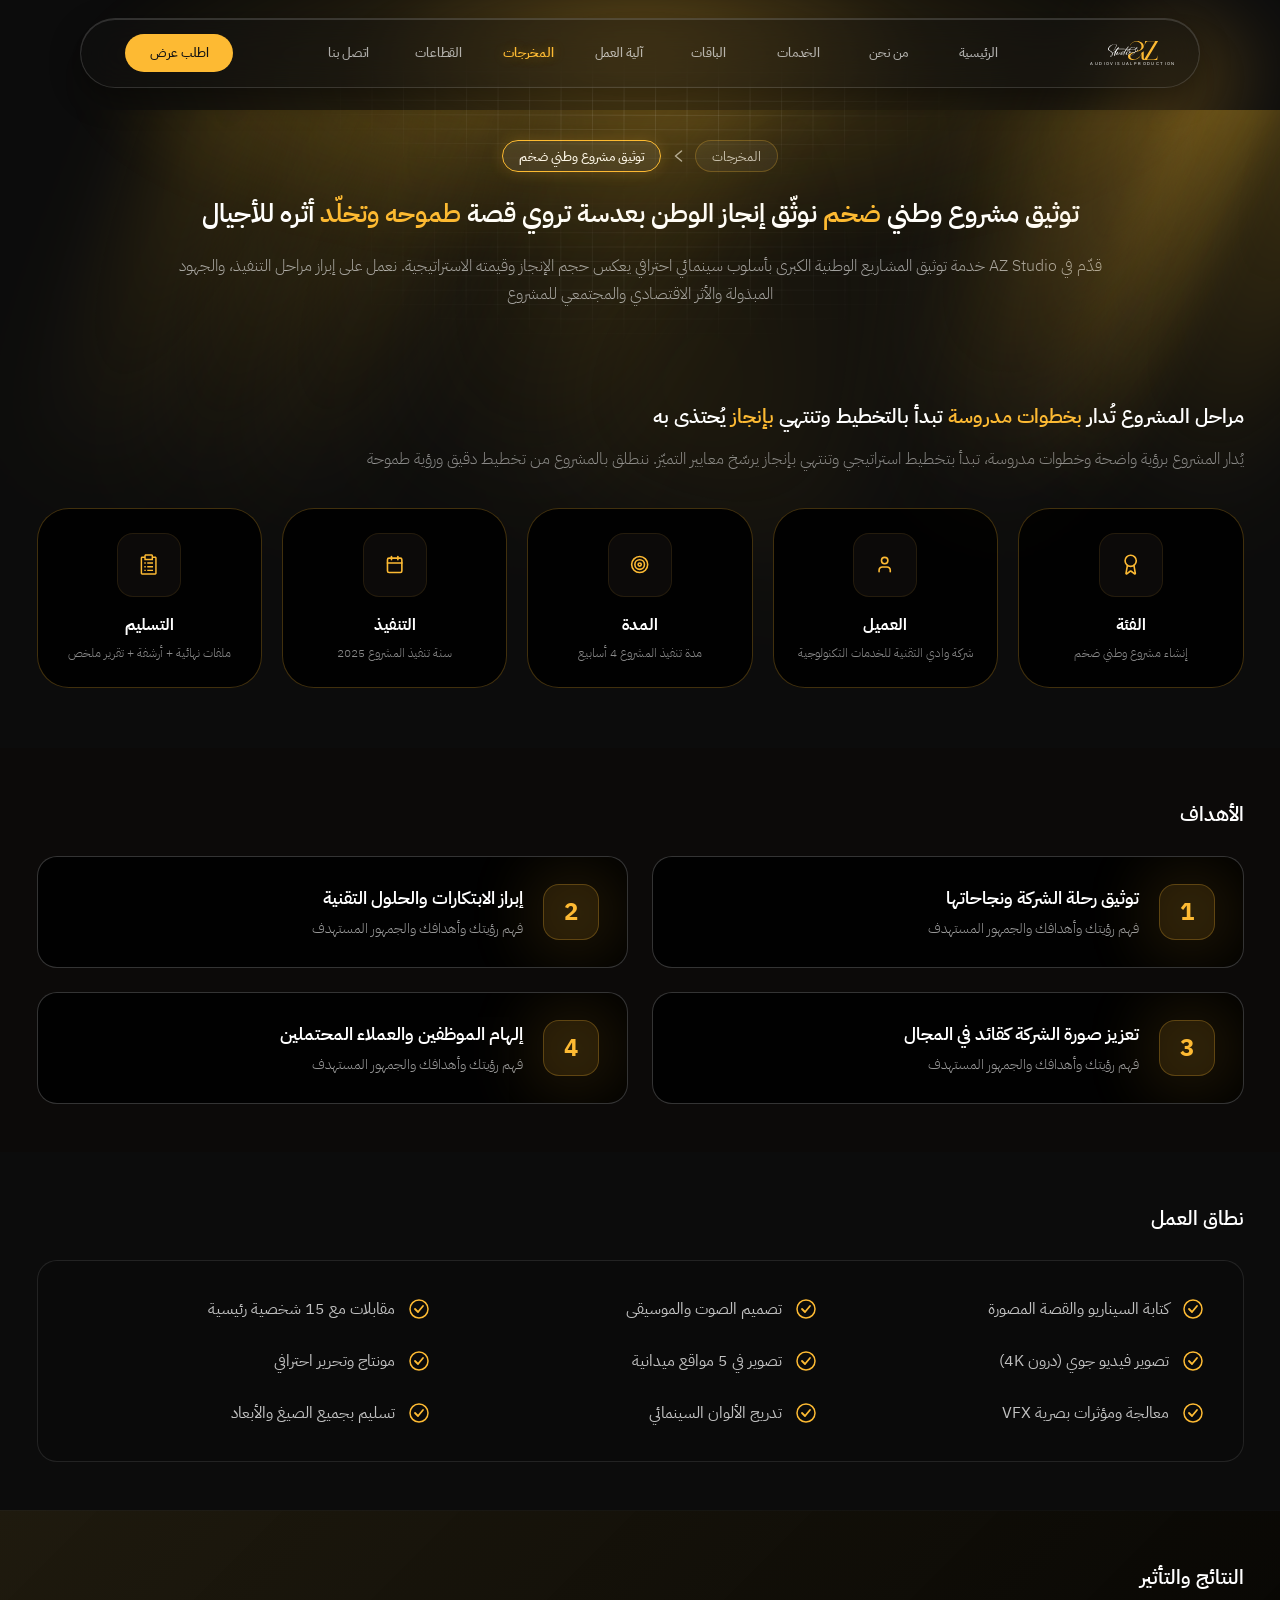
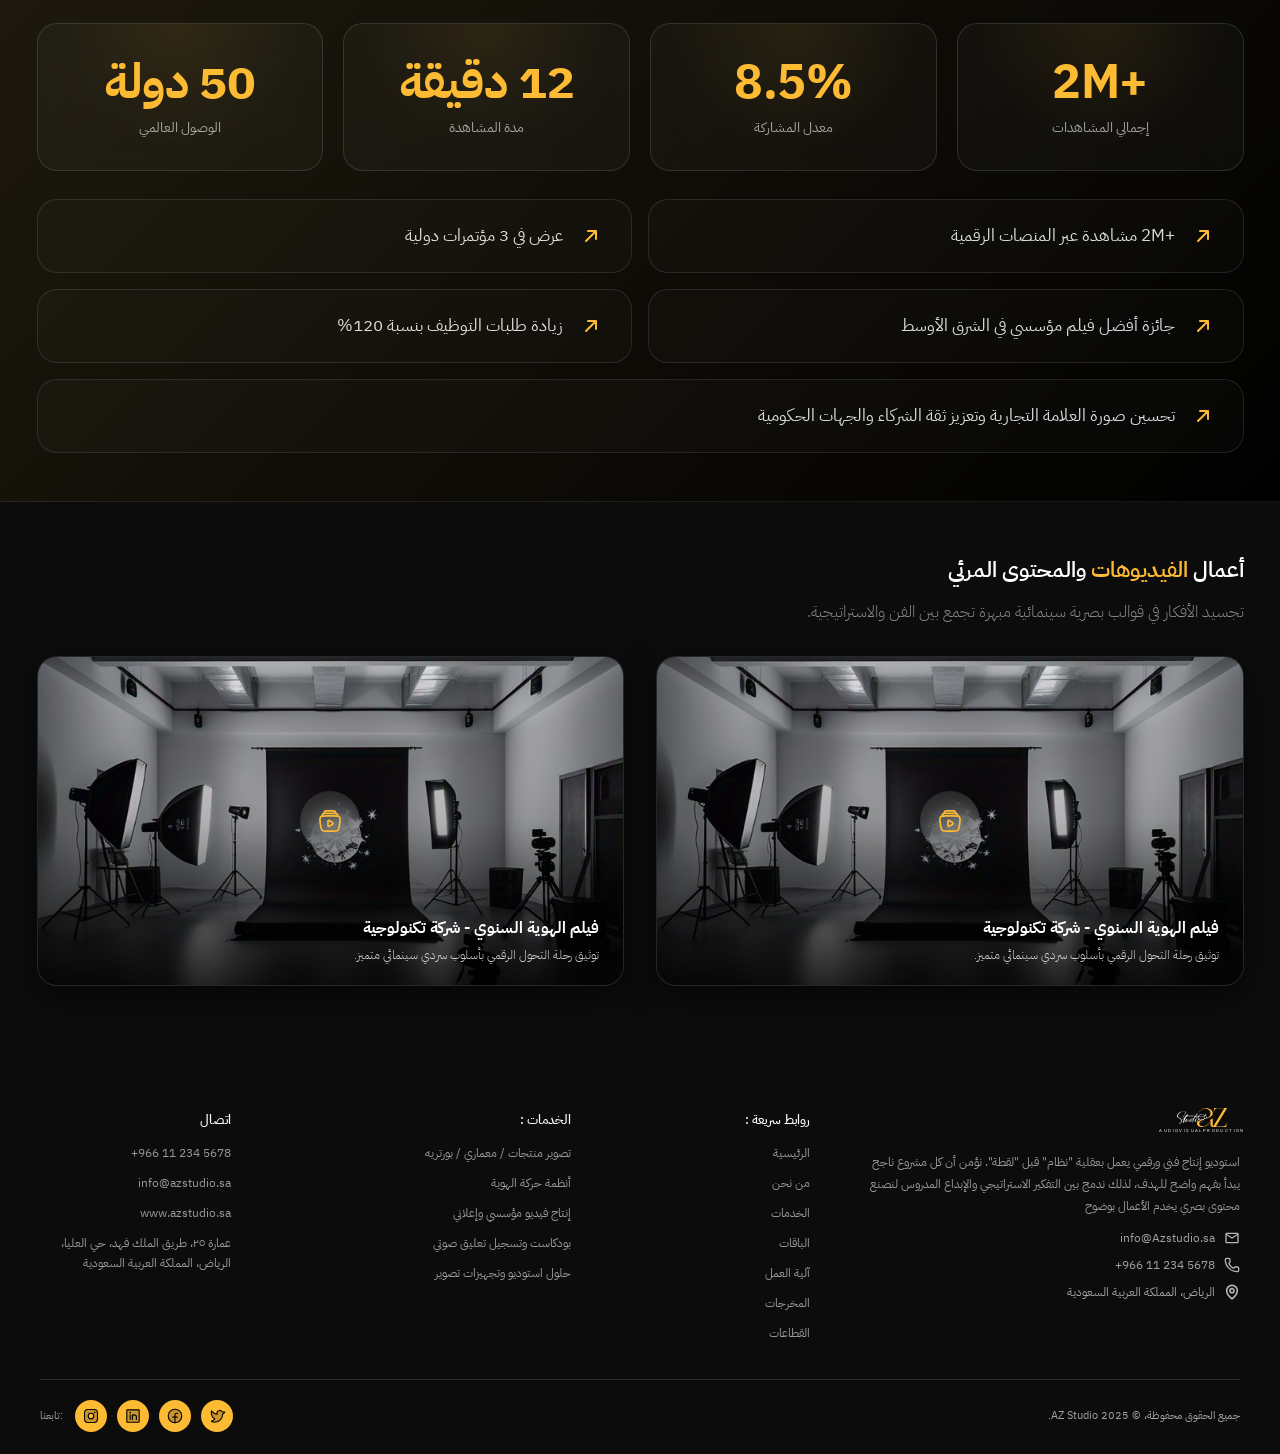
<file: work-detail.html>
<!doctype html>
<html lang="ar" dir="rtl">
  <head>
    <meta charset="UTF-8" />
    <meta name="viewport" content="width=device-width, initial-scale=1.0" />
    <title>توثيق مشروع وطني ضخم — AZ Studio</title>
    <meta name="description" content="نوثّق إنجاز الوطن بعدسة تروي قصة طموحه وتخلّد أثره للأجيال — AZ Studio" />
    <link rel="preconnect" href="https://fonts.googleapis.com" />
    <link rel="preconnect" href="https://fonts.gstatic.com" crossorigin />
    <link href="https://fonts.googleapis.com/css2?family=IBM+Plex+Sans+Arabic:wght@300;400;500;600;700&amp;family=Inter:wght@400&amp;display=swap" rel="stylesheet" />
    <link href="https://cdn.jsdelivr.net/npm/bootstrap@5.3.3/dist/css/bootstrap.min.css" rel="stylesheet" />
    <link rel="stylesheet" href="./css/work-detail.css" />
  </head>
  <body>
    <div class="page-shell">
      <!-- ══ Navbar Mesh Grid & Glow (شبكة الضوء 1:1 فيجما) ══ -->
      <div class="navbar-spotlight" aria-hidden="true">
        <svg class="spotlight-grid-svg" xmlns="http://www.w3.org/2000/svg" width="982" height="241" viewBox="0 0 982 241" fill="none">
          <path d="M374.654 200.472L611.906 200.472M0.443479 5.85048L0.443456 240.444M32.077 5.85048L32.077 240.444M63.7106 5.85048L63.7106 240.444M95.3442 5.85048L95.3441 240.444M126.978 5.85048L126.978 240.444M158.611 5.85048L158.611 240.444M190.245 5.85048L190.245 240.444M221.878 5.85048L221.878 240.444M253.512 5.85048L253.512 240.444M0.0839844 231.106L980.725 231.106M285.146 5.85048L285.146 240.444M0.0839844 216.69L980.725 216.69M316.779 5.85048L316.779 240.444M0.0839844 202.274L980.725 202.274M348.413 5.85048L348.413 240.444M0.0839844 187.857L980.725 187.857M380.046 5.85048L380.046 240.444M0.0839844 173.441L980.725 173.441M411.68 5.85048L411.68 240.444M0.0839844 159.025L980.725 159.025M443.313 5.85048L443.313 240.444M0.0839844 144.608L980.725 144.608M474.947 5.85048L474.947 240.444M0.0839844 130.192L980.725 130.192M506.581 5.85048L506.58 240.444M0.0839844 115.775L980.725 115.775M538.214 5.85048L538.214 240.444M0.0839844 101.359L980.725 101.359M569.848 5.85048L569.848 240.444M0.0839844 86.9426L980.725 86.9426M601.481 5.85048L601.481 240.444M0.0839844 72.5262L980.725 72.5262M633.115 5.85048L633.115 240.444M0.0839844 58.1099L980.725 58.1099M664.748 5.85048L664.748 240.444M0.0839844 43.6935L980.725 43.6935M696.382 5.85048L696.382 240.444M0.0839844 29.2771L980.725 29.2771M728.015 5.85048L728.015 240.444M0.0839844 14.8607L980.725 14.8607M759.649 5.85048L759.649 240.444M0.0839844 0.444336L980.725 0.444336M791.283 5.85048L791.283 240.444M822.916 5.85048L822.916 240.444M854.55 5.85048L854.55 240.444M886.183 5.85048L886.183 240.444M917.817 5.85048L917.817 240.444M949.45 5.85048L949.45 240.444M981.084 5.85048L981.084 240.444" stroke="url(#paint0_radial_spotlight)" stroke-width="0.888544"/>
          <defs>
            <radialGradient id="paint0_radial_spotlight" cx="0" cy="0" r="1" gradientUnits="userSpaceOnUse" gradientTransform="translate(490.584 106.201) rotate(90) scale(134.243 548.718)">
              <stop stop-color="white" stop-opacity="0.12"/>
              <stop offset="0.6" stop-color="white" stop-opacity="0"/>
            </radialGradient>
          </defs>
        </svg>
      </div>

      <!-- ══ Header ══ -->
      <header class="site-header">
        <nav class="main-navigation" id="main-navigation" aria-label="التنقل الرئيسي">
          <a class="brand-logo" href="index.html" aria-label="AZ Studio">
            <span class="brand-mark">
              <img class="logo-a" src="./assets-design/icons/logo-a.svg" alt=""/>
              <img class="logo-z" src="./assets-design/icons/logo-z.svg" alt=""/>
            </span>
            <p class="brand-tagline">A U D I O V I S U A L P R O D U C T I O N</p>
          </a>
          <ul class="nav-links" id="main-menu">
            <li><a class="nav-link" href="index.html">الرئيسية</a></li>
            <li><a class="nav-link" href="about.html">من نحن</a></li>
            <li><a class="nav-link" href="services.html">الخدمات</a></li>
            <li><a class="nav-link" href="packages.html">الباقات</a></li>
            <li><a class="nav-link" href="process.html">آلية العمل</a></li>
            <li><a class="nav-link active" href="work.html">المخرجات</a></li>
            <li><a class="nav-link" href="sectors.html">القطاعات</a></li>
            <li><a class="nav-link" href="contact.html">اتصل بنا</a></li>
            <li class="nav-quote-item"><a class="nav-quote-button" href="contact.html">اطلب عرض</a></li>
          </ul>
          <button class="menu-button" type="button" aria-expanded="false" aria-controls="main-menu">☰</button>
          <a class="quote-button" href="contact.html">اطلب عرض</a>
        </nav>
      </header>

      <!-- ══ Work Detail Main ══ -->
      <main class="work-detail-main">

        <!-- ── Background Rays & Glows ── -->
        <div class="wd-rays-bg" aria-hidden="true">
          <div class="wd-ray" style="width:160px;height:513px;left:1288px;top:-96px;background:linear-gradient(to bottom, rgba(251, 191, 36, 0.25), rgba(251, 191, 36, 0));"></div>
          <div class="wd-ray" style="width:96px;height:558px;left:1235px;top:-147px;background:linear-gradient(to bottom, rgba(251, 191, 36, 0.3), rgba(251, 191, 36, 0));filter:blur(20px);"></div>
          <div class="wd-ray" style="width:160px;height:558px;left:1096px;top:-200px;background:linear-gradient(to bottom, rgba(251, 191, 36, 0.25), rgba(251, 191, 36, 0));"></div>
          <div class="wd-ray" style="width:288px;height:557px;left:779px;top:-177px;background:linear-gradient(51deg, rgba(251, 191, 36, 0.1), rgba(251, 191, 36, 0));filter:blur(64px);"></div>
          <div class="wd-ray" style="width:208px;height:768px;left:668px;top:-335px;background:linear-gradient(to bottom, rgba(251, 191, 36, 0.25), rgba(251, 191, 36, 0));filter:blur(50px);"></div>
          <div class="wd-ray" style="width:112px;height:558px;left:437px;top:-114px;background:linear-gradient(to bottom, rgba(251, 191, 36, 0.2), rgba(251, 191, 36, 0));"></div>
          <div class="wd-ray" style="width:112px;height:558px;left:234px;top:-149px;background:linear-gradient(to bottom, rgba(251, 191, 36, 0.2), rgba(251, 191, 36, 0));"></div>
          <div class="wd-ray" style="width:112px;height:558px;left:336px;top:-123px;background:linear-gradient(to bottom, rgba(251, 191, 36, 0.2), rgba(251, 191, 36, 0));"></div>
        </div>

        <!-- ── Hero Grid Outline ── -->
        <div class="wd-grid-bg" aria-hidden="true">
          <svg width="100%" height="100%" viewBox="0 0 982 241" fill="none" xmlns="http://www.w3.org/2000/svg">
            <path d="M0.443479 5.85048L0.443456 240.444M32.077 5.85048L32.077 240.444M63.7106 5.85048L63.7106 240.444M95.3442 5.85048L95.3441 240.444M126.978 5.85048L126.978 240.444M158.611 5.85048L158.611 240.444M190.245 5.85048L190.245 240.444M221.878 5.85048L221.878 240.444M253.512 5.85048L253.512 240.444M0.0839844 231.106L980.725 231.106M285.146 5.85048L285.146 240.444M0.0839844 216.69L980.725 216.69M316.779 5.85048L316.779 240.444M0.0839844 202.274L980.725 202.274M348.413 5.85048L348.413 240.444M0.0839844 187.857L980.725 187.857M380.046 5.85048L380.046 240.444M0.0839844 173.441L980.725 173.441M411.68 5.85048L411.68 240.444M0.0839844 159.025L980.725 159.025M443.313 5.85048L443.313 240.444M0.0839844 144.608L980.725 144.608M474.947 5.85048L474.947 240.444M0.0839844 130.192L980.725 130.192M506.581 5.85048L506.58 240.444M0.0839844 115.775L980.725 115.775M538.214 5.85048L538.214 240.444M0.0839844 101.359L980.725 101.359M569.848 5.85048L569.848 240.444M0.0839844 86.9426L980.725 86.9426M601.481 5.85048L601.481 240.444M0.0839844 72.5262L980.725 72.5262M633.115 5.85048L633.115 240.444M0.0839844 58.1099L980.725 58.1099M664.748 5.85048L664.748 240.444M0.0839844 43.6935L980.725 43.6935M696.382 5.85048L696.382 240.444M0.0839844 29.2771L980.725 29.2771M728.015 5.85048L728.015 240.444M0.0839844 14.8607L980.725 14.8607M759.649 5.85048L759.649 240.444M0.0839844 0.444336L980.725 0.444336M791.283 5.85048L791.283 240.444M822.916 5.85048L822.916 240.444M854.55 5.85048L854.55 240.444M886.183 5.85048L886.183 240.444M917.817 5.85048L917.817 240.444M949.45 5.85048L949.45 240.444M981.084 5.85048L981.084 240.444" stroke="url(#wdgrid)" stroke-width="0.888544"/>
            <defs>
              <radialGradient id="wdgrid" cx="0" cy="0" r="1" gradientUnits="userSpaceOnUse" gradientTransform="translate(490.584 106.201) rotate(90) scale(134.243 548.718)">
                <stop stop-color="white" stop-opacity="0.12"/>
                <stop offset="0.6" stop-color="white" stop-opacity="0"/>
              </radialGradient>
            </defs>
          </svg>
        </div>

        <!-- ══ Section 1: Hero ══ -->
        <section class="wd-hero">
          <div class="wd-hero-inner">
            <div class="wd-breadcrumb">
              <a href="work.html" class="wd-breadcrumb-parent">المخرجات</a>
              <svg class="wd-breadcrumb-sep" width="10" height="12" viewBox="0 0 10 12" fill="none" xmlns="http://www.w3.org/2000/svg">
                <path d="M8.5 1L2.5 6L8.5 11" stroke="white" stroke-width="1.5" stroke-linecap="round" stroke-linejoin="round"/>
              </svg>
              <span class="wd-breadcrumb-active">توثيق مشروع وطني ضخم</span>
            </div>
            <div class="wd-hero-content">
              <h1 class="wd-hero-title">
                توثيق مشروع وطني <span class="accent">ضخم</span> نوثّق إنجاز الوطن بعدسة تروي قصة <span class="accent">طموحه وتخلّد</span> أثره للأجيال
              </h1>
              <p class="wd-hero-lead">
                قدّم في AZ Studio خدمة توثيق المشاريع الوطنية الكبرى بأسلوب سينمائي احترافي يعكس حجم الإنجاز وقيمته الاستراتيجية. نعمل على إبراز مراحل التنفيذ، والجهود المبذولة والأثر الاقتصادي والمجتمعي للمشروع
              </p>
            </div>
          </div>
        </section>

        <!-- ══ Section 2: Project Phases ══ -->
        <section class="wd-phases">
          <div class="wd-phases-header">
            <h2 class="wd-phases-title">
              مراحل المشروع تُدار <span class="accent">بخطوات مدروسة</span> تبدأ بالتخطيط وتنتهي <span class="accent">بإنجاز</span> يُحتذى به
            </h2>
            <p class="wd-phases-lead">يُدار المشروع برؤية واضحة وخطوات مدروسة، تبدأ بتخطيط استراتيجي وتنتهي بإنجاز يرسّخ معايير التميّز. ننطلق بالمشروع من تخطيط دقيق ورؤية طموحة</p>
          </div>
          <div class="wd-phases-row">

            <!-- 1. الفئة -->
            <div class="wd-phase-card">
              <div class="wd-phase-inner">
                <div class="wd-phase-icon-box">
                  <svg width="32" height="32" viewBox="0 0 40 40" fill="none" xmlns="http://www.w3.org/2000/svg">
                    <path d="M23.647 20.4663L25.4145 30.4133C25.4343 30.5304 25.4179 30.6508 25.3674 30.7584C25.317 30.8659 25.2349 30.9555 25.1321 31.0151C25.0294 31.0747 24.9109 31.1015 24.7925 31.092C24.6741 31.0824 24.5614 31.037 24.4695 30.9616L20.2929 27.8268C20.0912 27.6762 19.8463 27.5948 19.5946 27.5948C19.3429 27.5948 19.098 27.6762 18.8964 27.8268L14.7127 30.9605C14.6209 31.0356 14.5084 31.081 14.3901 31.0906C14.2718 31.1002 14.1535 31.0734 14.0508 31.014C13.9481 30.9545 13.866 30.8652 13.8154 30.7579C13.7649 30.6505 13.7482 30.5303 13.7677 30.4133L15.534 20.4663" stroke="#FDBA33" stroke-width="2" stroke-linecap="round" stroke-linejoin="round"/>
                    <path d="M19.5898 21.7612C23.4558 21.7612 26.5898 18.6272 26.5898 14.7612C26.5898 10.8952 23.4558 7.7612 19.5898 7.7612C15.7239 7.7612 12.5898 10.8952 12.5898 14.7612C12.5898 18.6272 15.7239 21.7612 19.5898 21.7612Z" stroke="#FDBA33" stroke-width="2" stroke-linecap="round" stroke-linejoin="round"/>
                  </svg>
                </div>
                <div class="wd-phase-text">
                  <p class="wd-phase-name">الفئة</p>
                  <p class="wd-phase-desc">إنشاء مشروع وطني ضخم</p>
                </div>
              </div>
            </div>

            <!-- 2. العميل -->
            <div class="wd-phase-card">
              <div class="wd-phase-inner">
                <div class="wd-phase-icon-box">
                  <svg width="32" height="32" viewBox="0 0 40 40" fill="none" xmlns="http://www.w3.org/2000/svg">
                    <path d="M26.5898 28.4277V26.4277C26.5898 25.3669 26.1684 24.3495 25.4183 23.5993C24.6681 22.8492 23.6507 22.4277 22.5898 22.4277H16.5898C15.529 22.4277 14.5116 22.8492 13.7614 23.5993C13.0113 24.3495 12.5898 25.3669 12.5898 26.4277V28.4277" stroke="#FDBA33" stroke-width="2" stroke-linecap="round" stroke-linejoin="round"/>
                    <path d="M19.5898 18.4277C21.799 18.4277 23.5898 16.6369 23.5898 14.4277C23.5898 12.2186 21.799 10.4277 19.5898 10.4277C17.3807 10.4277 15.5898 12.2186 15.5898 14.4277C15.5898 16.6369 17.3807 18.4277 19.5898 18.4277Z" stroke="#FDBA33" stroke-width="2" stroke-linecap="round" stroke-linejoin="round"/>
                  </svg>
                </div>
                <div class="wd-phase-text">
                  <p class="wd-phase-name">العميل</p>
                  <p class="wd-phase-desc">شركة وادي التقنية للخدمات التكنولوجية</p>
                </div>
              </div>
            </div>

            <!-- 3. المدة -->
            <div class="wd-phase-card">
              <div class="wd-phase-inner">
                <div class="wd-phase-icon-box">
                  <svg width="32" height="32" viewBox="0 0 40 40" fill="none" xmlns="http://www.w3.org/2000/svg">
                    <path d="M19.5898 29.4277C25.1127 29.4277 29.5898 24.9506 29.5898 19.4277C29.5898 13.9049 25.1127 9.4277 19.5898 9.4277C14.067 9.4277 9.58984 13.9049 9.58984 19.4277C9.58984 24.9506 14.067 29.4277 19.5898 29.4277Z" stroke="#FDBA33" stroke-width="2" stroke-linecap="round" stroke-linejoin="round"/>
                    <path d="M19.5898 25.4277C22.9036 25.4277 25.5898 22.7414 25.5898 19.4277C25.5898 16.114 22.9036 13.4277 19.5898 13.4277C16.2761 13.4277 13.5898 16.114 13.5898 19.4277C13.5898 22.7414 16.2761 25.4277 19.5898 25.4277Z" stroke="#FDBA33" stroke-width="2" stroke-linecap="round" stroke-linejoin="round"/>
                    <path d="M19.5898 21.4277C20.6944 21.4277 21.5898 20.5323 21.5898 19.4277C21.5898 18.3232 20.6944 17.4277 19.5898 17.4277C18.4853 17.4277 17.5898 18.3232 17.5898 19.4277C17.5898 20.5323 18.4853 21.4277 19.5898 21.4277Z" stroke="#FDBA33" stroke-width="2" stroke-linecap="round" stroke-linejoin="round"/>
                  </svg>
                </div>
                <div class="wd-phase-text">
                  <p class="wd-phase-name">المدة</p>
                  <p class="wd-phase-desc">مدة تنفيذ المشروع 4 أسابيع</p>
                </div>
              </div>
            </div>

            <!-- 4. التنفيذ -->
            <div class="wd-phase-card">
              <div class="wd-phase-inner">
                <div class="wd-phase-icon-box">
                  <svg width="32" height="32" viewBox="0 0 40 40" fill="none" xmlns="http://www.w3.org/2000/svg">
                    <path d="M15.5898 9.4277V13.4277" stroke="#FDBA33" stroke-width="2" stroke-linecap="round" stroke-linejoin="round"/>
                    <path d="M23.5898 9.4277V13.4277" stroke="#FDBA33" stroke-width="2" stroke-linecap="round" stroke-linejoin="round"/>
                    <path d="M26.5898 11.4277H12.5898C11.4853 11.4277 10.5898 12.3232 10.5898 13.4277V27.4277C10.5898 28.5323 11.4853 29.4277 12.5898 29.4277H26.5898C27.6944 29.4277 28.5898 28.5323 28.5898 27.4277V13.4277C28.5898 12.3232 27.6944 11.4277 26.5898 11.4277Z" stroke="#FDBA33" stroke-width="2" stroke-linecap="round" stroke-linejoin="round"/>
                    <path d="M10.5898 17.4277H28.5898" stroke="#FDBA33" stroke-width="2" stroke-linecap="round" stroke-linejoin="round"/>
                  </svg>
                </div>
                <div class="wd-phase-text">
                  <p class="wd-phase-name">التنفيذ</p>
                  <p class="wd-phase-desc">سنة تنفيذ المشروع 2025</p>
                </div>
              </div>
            </div>

            <!-- 5. التسليم -->
            <div class="wd-phase-card">
              <div class="wd-phase-inner">
                <div class="wd-phase-icon-box">
                  <svg width="32" height="32" viewBox="0 0 40 40" fill="none" xmlns="http://www.w3.org/2000/svg">
                    <path d="M25.0442 25.791H17.7715V27.6092H25.0442V25.791Z" fill="#FDBA33"/>
                    <path d="M15.9529 25.791H14.1348V27.6092H15.9529V25.791Z" fill="#FDBA33"/>
                    <path d="M25.0442 21.2466H17.7715V23.0648H25.0442V21.2466Z" fill="#FDBA33"/>
                    <path d="M15.9529 21.2466H14.1348V23.0648H15.9529V21.2466Z" fill="#FDBA33"/>
                    <path d="M25.0442 16.7007H17.7715V18.5189H25.0442V16.7007Z" fill="#FDBA33"/>
                    <path d="M15.9529 16.7007H14.1348V18.5189H15.9529V16.7007Z" fill="#FDBA33"/>
                    <path d="M27.7717 9.428H25.0444V8.5189C25.0444 8.0367 24.8528 7.5742 24.5119 7.2332C24.1709 6.8922 23.7084 6.7007 23.2262 6.7007H15.9535C15.4713 6.7007 15.0088 6.8922 14.6678 7.2332C14.3269 7.5742 14.1353 8.0367 14.1353 8.5189V9.428H11.408C10.9258 9.428 10.4634 9.6195 10.1224 9.9605C9.7814 10.3015 9.5898 10.7639 9.5898 11.2461V30.337C9.5898 30.8193 9.7814 31.2817 10.1224 31.6227C10.4634 31.9637 10.9258 32.1552 11.408 32.1552H27.7717C28.2539 32.1552 28.7163 31.9637 29.0573 31.6227C29.3983 31.2817 29.5898 30.8193 29.5898 30.337V11.2461C29.5898 10.7639 29.3983 10.3015 29.0573 9.9605C28.7163 9.6195 28.2539 9.428 27.7717 9.428ZM15.9535 8.5189H23.2262V12.1552H15.9535V8.5189ZM27.7717 30.337H11.408V11.2461H14.1353V13.9734H25.0444V11.2461H27.7717V30.337Z" fill="#FDBA33"/>
                  </svg>
                </div>
                <div class="wd-phase-text">
                  <p class="wd-phase-name">التسليم</p>
                  <p class="wd-phase-desc">ملفات نهائية + أرشفة + تقرير ملخص</p>
                </div>
              </div>
            </div>

          </div>
        </section>

        <!-- ══ Section 3: Objectives ══ -->
        <section class="wd-objectives">
          <div class="wd-objectives-inner">
            <h2 class="wd-section-label">الأهداف</h2>
            <div class="wd-objectives-grid">
              
              <!-- Card 1 -->
              <div class="wd-obj-card">
                <div class="wd-obj-num-box">1</div>
                <div class="wd-obj-text">
                  <p class="wd-obj-title">توثيق رحلة الشركة ونجاحاتها</p>
                  <p class="wd-obj-sub">فهم رؤيتك وأهدافك والجمهور المستهدف</p>
                </div>
                <div class="wd-obj-glow" aria-hidden="true"></div>
              </div>

              <!-- Card 2 -->
              <div class="wd-obj-card">
                <div class="wd-obj-num-box">2</div>
                <div class="wd-obj-text">
                  <p class="wd-obj-title">إبراز الابتكارات والحلول التقنية</p>
                  <p class="wd-obj-sub">فهم رؤيتك وأهدافك والجمهور المستهدف</p>
                </div>
                <div class="wd-obj-glow" aria-hidden="true"></div>
              </div>

              <!-- Card 3 -->
              <div class="wd-obj-card">
                <div class="wd-obj-num-box">3</div>
                <div class="wd-obj-text">
                  <p class="wd-obj-title">تعزيز صورة الشركة كقائد في المجال</p>
                  <p class="wd-obj-sub">فهم رؤيتك وأهدافك والجمهور المستهدف</p>
                </div>
                <div class="wd-obj-glow" aria-hidden="true"></div>
              </div>

              <!-- Card 4 -->
              <div class="wd-obj-card">
                <div class="wd-obj-num-box">4</div>
                <div class="wd-obj-text">
                  <p class="wd-obj-title">إلهام الموظفين والعملاء المحتملين</p>
                  <p class="wd-obj-sub">فهم رؤيتك وأهدافك والجمهور المستهدف</p>
                </div>
                <div class="wd-obj-glow" aria-hidden="true"></div>
              </div>

            </div>
          </div>
        </section>

        <!-- ══ Section 4: Scope ══ -->
        <section class="wd-scope">
          <div class="wd-scope-inner">
            <h2 class="wd-section-label">نطاق العمل</h2>
            <div class="wd-scope-card">
              <div class="wd-scope-grid">
                
                <!-- Row 1 -->
                <div class="wd-scope-item">
                  <svg class="wd-check-icon" width="20" height="20" viewBox="0 0 20 20" fill="none" xmlns="http://www.w3.org/2000/svg">
                    <circle cx="10" cy="10" r="9" stroke="#FDBA33" stroke-width="1.5"/>
                    <path d="M6 10L9 13L14 7" stroke="#FDBA33" stroke-width="1.8" stroke-linecap="round" stroke-linejoin="round"/>
                  </svg>
                  <span class="wd-scope-item-text">كتابة السيناريو والقصة المصورة</span>
                </div>

                <div class="wd-scope-item">
                  <svg class="wd-check-icon" width="20" height="20" viewBox="0 0 20 20" fill="none" xmlns="http://www.w3.org/2000/svg">
                    <circle cx="10" cy="10" r="9" stroke="#FDBA33" stroke-width="1.5"/>
                    <path d="M6 10L9 13L14 7" stroke="#FDBA33" stroke-width="1.8" stroke-linecap="round" stroke-linejoin="round"/>
                  </svg>
                  <span class="wd-scope-item-text">تصميم الصوت والموسيقى</span>
                </div>

                <div class="wd-scope-item">
                  <svg class="wd-check-icon" width="20" height="20" viewBox="0 0 20 20" fill="none" xmlns="http://www.w3.org/2000/svg">
                    <circle cx="10" cy="10" r="9" stroke="#FDBA33" stroke-width="1.5"/>
                    <path d="M6 10L9 13L14 7" stroke="#FDBA33" stroke-width="1.8" stroke-linecap="round" stroke-linejoin="round"/>
                  </svg>
                  <span class="wd-scope-item-text">مقابلات مع 15 شخصية رئيسية</span>
                </div>

                <!-- Row 2 -->
                <div class="wd-scope-item">
                  <svg class="wd-check-icon" width="20" height="20" viewBox="0 0 20 20" fill="none" xmlns="http://www.w3.org/2000/svg">
                    <circle cx="10" cy="10" r="9" stroke="#FDBA33" stroke-width="1.5"/>
                    <path d="M6 10L9 13L14 7" stroke="#FDBA33" stroke-width="1.8" stroke-linecap="round" stroke-linejoin="round"/>
                  </svg>
                  <span class="wd-scope-item-text">تصوير فيديو جوي (درون 4K)</span>
                </div>

                <div class="wd-scope-item">
                  <svg class="wd-check-icon" width="20" height="20" viewBox="0 0 20 20" fill="none" xmlns="http://www.w3.org/2000/svg">
                    <circle cx="10" cy="10" r="9" stroke="#FDBA33" stroke-width="1.5"/>
                    <path d="M6 10L9 13L14 7" stroke="#FDBA33" stroke-width="1.8" stroke-linecap="round" stroke-linejoin="round"/>
                  </svg>
                  <span class="wd-scope-item-text">تصوير في 5 مواقع ميدانية</span>
                </div>

                <div class="wd-scope-item">
                  <svg class="wd-check-icon" width="20" height="20" viewBox="0 0 20 20" fill="none" xmlns="http://www.w3.org/2000/svg">
                    <circle cx="10" cy="10" r="9" stroke="#FDBA33" stroke-width="1.5"/>
                    <path d="M6 10L9 13L14 7" stroke="#FDBA33" stroke-width="1.8" stroke-linecap="round" stroke-linejoin="round"/>
                  </svg>
                  <span class="wd-scope-item-text">مونتاج وتحرير احترافي</span>
                </div>

                <!-- Row 3 -->
                <div class="wd-scope-item">
                  <svg class="wd-check-icon" width="20" height="20" viewBox="0 0 20 20" fill="none" xmlns="http://www.w3.org/2000/svg">
                    <circle cx="10" cy="10" r="9" stroke="#FDBA33" stroke-width="1.5"/>
                    <path d="M6 10L9 13L14 7" stroke="#FDBA33" stroke-width="1.8" stroke-linecap="round" stroke-linejoin="round"/>
                  </svg>
                  <span class="wd-scope-item-text">معالجة ومؤثرات بصرية VFX</span>
                </div>

                <div class="wd-scope-item">
                  <svg class="wd-check-icon" width="20" height="20" viewBox="0 0 20 20" fill="none" xmlns="http://www.w3.org/2000/svg">
                    <circle cx="10" cy="10" r="9" stroke="#FDBA33" stroke-width="1.5"/>
                    <path d="M6 10L9 13L14 7" stroke="#FDBA33" stroke-width="1.8" stroke-linecap="round" stroke-linejoin="round"/>
                  </svg>
                  <span class="wd-scope-item-text">تدريج الألوان السينمائي</span>
                </div>

                <div class="wd-scope-item">
                  <svg class="wd-check-icon" width="20" height="20" viewBox="0 0 20 20" fill="none" xmlns="http://www.w3.org/2000/svg">
                    <circle cx="10" cy="10" r="9" stroke="#FDBA33" stroke-width="1.5"/>
                    <path d="M6 10L9 13L14 7" stroke="#FDBA33" stroke-width="1.8" stroke-linecap="round" stroke-linejoin="round"/>
                  </svg>
                  <span class="wd-scope-item-text">تسليم بجميع الصيغ والأبعاد</span>
                </div>

              </div>
            </div>
          </div>
        </section>

        <!-- ══ Section 5: Results & Impact ══ -->
        <section class="wd-results">
          <div class="wd-results-inner">
            <h2 class="wd-section-label">النتائج والتأثير</h2>
            
            <!-- 4 Stat Cards -->
            <div class="wd-stats-row">
              <div class="wd-stat-card">
                <div class="wd-stat-shine"></div>
                <div class="wd-stat-number">+2M</div>
                <div class="wd-stat-label">إجمالي المشاهدات</div>
              </div>
              <div class="wd-stat-card">
                <div class="wd-stat-shine"></div>
                <div class="wd-stat-number">8.5%</div>
                <div class="wd-stat-label">معدل المشاركة</div>
              </div>
              <div class="wd-stat-card">
                <div class="wd-stat-shine"></div>
                <div class="wd-stat-number">12 دقيقة</div>
                <div class="wd-stat-label">مدة المشاهدة</div>
              </div>
              <div class="wd-stat-card">
                <div class="wd-stat-shine"></div>
                <div class="wd-stat-number">50 دولة</div>
                <div class="wd-stat-label">الوصول العالمي</div>
              </div>
            </div>

            <!-- Achievement Rows -->
            <div class="wd-achievements">
              
              <div class="wd-achieve-row">
                <div class="wd-achieve-item">
                  <svg class="wd-achieve-icon" width="24" height="24" viewBox="0 0 24 24" fill="none" xmlns="http://www.w3.org/2000/svg">
                    <path d="M17 7L7 17M17 7H9M17 7V15" stroke="#FDBA33" stroke-width="2" stroke-linecap="round" stroke-linejoin="round"/>
                  </svg>
                  <span class="wd-achieve-text">+2M مشاهدة عبر المنصات الرقمية</span>
                </div>
                <div class="wd-achieve-item">
                  <svg class="wd-achieve-icon" width="24" height="24" viewBox="0 0 24 24" fill="none" xmlns="http://www.w3.org/2000/svg">
                    <path d="M17 7L7 17M17 7H9M17 7V15" stroke="#FDBA33" stroke-width="2" stroke-linecap="round" stroke-linejoin="round"/>
                  </svg>
                  <span class="wd-achieve-text">عرض في 3 مؤتمرات دولية</span>
                </div>
              </div>

              <div class="wd-achieve-row">
                <div class="wd-achieve-item">
                  <svg class="wd-achieve-icon" width="24" height="24" viewBox="0 0 24 24" fill="none" xmlns="http://www.w3.org/2000/svg">
                    <path d="M17 7L7 17M17 7H9M17 7V15" stroke="#FDBA33" stroke-width="2" stroke-linecap="round" stroke-linejoin="round"/>
                  </svg>
                  <span class="wd-achieve-text">جائزة أفضل فيلم مؤسسي في الشرق الأوسط</span>
                </div>
                <div class="wd-achieve-item">
                  <svg class="wd-achieve-icon" width="24" height="24" viewBox="0 0 24 24" fill="none" xmlns="http://www.w3.org/2000/svg">
                    <path d="M17 7L7 17M17 7H9M17 7V15" stroke="#FDBA33" stroke-width="2" stroke-linecap="round" stroke-linejoin="round"/>
                  </svg>
                  <span class="wd-achieve-text">زيادة طلبات التوظيف بنسبة 120%</span>
                </div>
              </div>

              <div class="wd-achieve-row">
                <div class="wd-achieve-item full-width">
                  <svg class="wd-achieve-icon" width="24" height="24" viewBox="0 0 24 24" fill="none" xmlns="http://www.w3.org/2000/svg">
                    <path d="M17 7L7 17M17 7H9M17 7V15" stroke="#FDBA33" stroke-width="2" stroke-linecap="round" stroke-linejoin="round"/>
                  </svg>
                  <span class="wd-achieve-text">تحسين صورة العلامة التجارية وتعزيز ثقة الشركاء والجهات الحكومية</span>
                </div>
              </div>

            </div>
          </div>
        </section>

        <!-- ══ Section 6: Videos ══ -->
        <section class="wd-videos">
          <div class="wd-videos-header">
            <h2 class="wd-videos-title">أعمال <span class="accent">الفيديوهات</span> والمحتوى المرئي</h2>
            <p class="wd-videos-lead">تجسيد الأفكار في قوالب بصرية سينمائية مبهرة تجمع بين الفن والاستراتيجية.</p>
          </div>
          <div class="wd-videos-grid">
            
            <div class="wd-video-card">
              <div class="wd-video-thumb-media">
                <img src="assets-design/images/about.jpg" alt="فيلم الهوية السنوي - شركة تكنولوجية" class="wd-video-img" />
              </div>
              <div class="wd-video-overlay"></div>
              <div class="wd-video-play" aria-label="تشغيل الفيديو">
                <img src="assets-design/icons/group.svg" alt="تشغيل" />
              </div>
              <div class="wd-video-info">
                <p class="wd-video-title">فيلم الهوية السنوي - شركة تكنولوجية</p>
                <p class="wd-video-sub">توثيق رحلة التحول الرقمي بأسلوب سردي سينمائي متميز.</p>
              </div>
            </div>

            <div class="wd-video-card">
              <div class="wd-video-thumb-media">
                <img src="assets-design/images/about.jpg" alt="فيلم الهوية السنوي - شركة تكنولوجية" class="wd-video-img" />
              </div>
              <div class="wd-video-overlay"></div>
              <div class="wd-video-play" aria-label="تشغيل الفيديو">
                <img src="assets-design/icons/group.svg" alt="تشغيل" />
              </div>
              <div class="wd-video-info">
                <p class="wd-video-title">فيلم الهوية السنوي - شركة تكنولوجية</p>
                <p class="wd-video-sub">توثيق رحلة التحول الرقمي بأسلوب سردي سينمائي متميز.</p>
              </div>
            </div>

          </div>
        </section>

      </main>

      </main>

      <!-- ══ Footer ══ -->
      <footer class="site-footer">
        <div class="footer-main">
          <div class="footer-brand">
            <a class="brand-logo" href="index.html" aria-label="AZ Studio">
              <span class="brand-mark">
                <img class="logo-a" src="./assets-design/icons/logo-a.svg" alt=""/>
                <img class="logo-z" src="./assets-design/icons/logo-z.svg" alt=""/>
              </span>
              <p class="brand-tagline">A U D I O V I S U A L P R O D U C T I O N</p>
            </a>
            <p class="footer-description">استوديو إنتاج فني ورقمي يعمل بعقلية "نظام" قبل "لقطة". نؤمن أن كل مشروع ناجح يبدأ بفهم واضح للهدف، لذلك ندمج بين التفكير الاستراتيجي والإبداع المدروس لنصنع محتوى بصري يخدم الأعمال بوضوح</p>
            <div class="footer-contact-list">
              <a href="mailto:info@Azstudio.sa" class="footer-contact-item">
                <img src="./assets-design/icons/mail.svg" alt="" />
                <span>info@Azstudio.sa</span>
              </a>
              <a href="tel:+966112345678" class="footer-contact-item">
                <img src="./assets-design/icons/phone.svg" alt="" />
                <span dir="ltr">+966 11 234 5678</span>
              </a>
              <span class="footer-contact-item">
                <img src="./assets-design/icons/pin.svg" alt="" />
                <span>الرياض، المملكة العربية السعودية</span>
              </span>
            </div>
          </div>
          <nav class="footer-column" aria-label="روابط سريعة">
            <h2>روابط سريعة :</h2>
            <a href="index.html">الرئيسية</a>
            <a href="about.html">من نحن</a>
            <a href="services.html">الخدمات</a>
            <a href="packages.html">الباقات</a>
            <a href="process.html">آلية العمل</a>
            <a href="work.html">المخرجات</a>
            <a href="sectors.html">القطاعات</a>
          </nav>
          <nav class="footer-column" aria-label="الخدمات">
            <h2>الخدمات :</h2>
            <a href="services.html">تصوير منتجات / معماري / بورتريه</a>
            <a href="services.html">أنظمة حركة الهوية</a>
            <a href="services.html">إنتاج فيديو مؤسسي وإعلاني</a>
            <a href="services.html">بودكاست وتسجيل تعليق صوتي</a>
            <a href="services.html">حلول استوديو وتجهيزات تصوير</a>
          </nav>
          <div class="footer-contact-column">
            <h2>اتصال</h2>
            <a href="tel:+966112345678" dir="ltr">+966 11 234 5678</a>
            <a href="mailto:info@azstudio.sa">info@azstudio.sa</a>
            <a href="https://azstudio.sa">www.azstudio.sa</a>
            <p>عمارة ٢٥، طريق الملك فهد، حي العليا، الرياض، المملكة العربية السعودية</p>
          </div>
        </div>
        <div class="footer-bottom">
          <p>جميع الحقوق محفوظة، © 2025 AZ Studio.</p>
          <div class="footer-social" aria-label="تابعنا">
            <span>تابعنا:</span>
            <a href="contact.html" aria-label="Instagram"><img src="./assets-design/icons/instagram.svg" alt="Instagram" /></a>
            <a href="contact.html" aria-label="LinkedIn"><img src="./assets-design/icons/linkedin.svg" alt="LinkedIn" /></a>
            <a href="contact.html" aria-label="Facebook"><img src="./assets-design/icons/facebook.svg" alt="Facebook" /></a>
            <a href="contact.html" aria-label="Twitter"><img src="./assets-design/icons/twitter.svg" alt="Twitter" /></a>
          </div>
        </div>
      </footer>

    </div>

    <script src="https://cdn.jsdelivr.net/npm/bootstrap@5.3.3/dist/js/bootstrap.bundle.min.js"></script>
    <script src="./js/script.js"></script>
  </body>
</html>
</file>
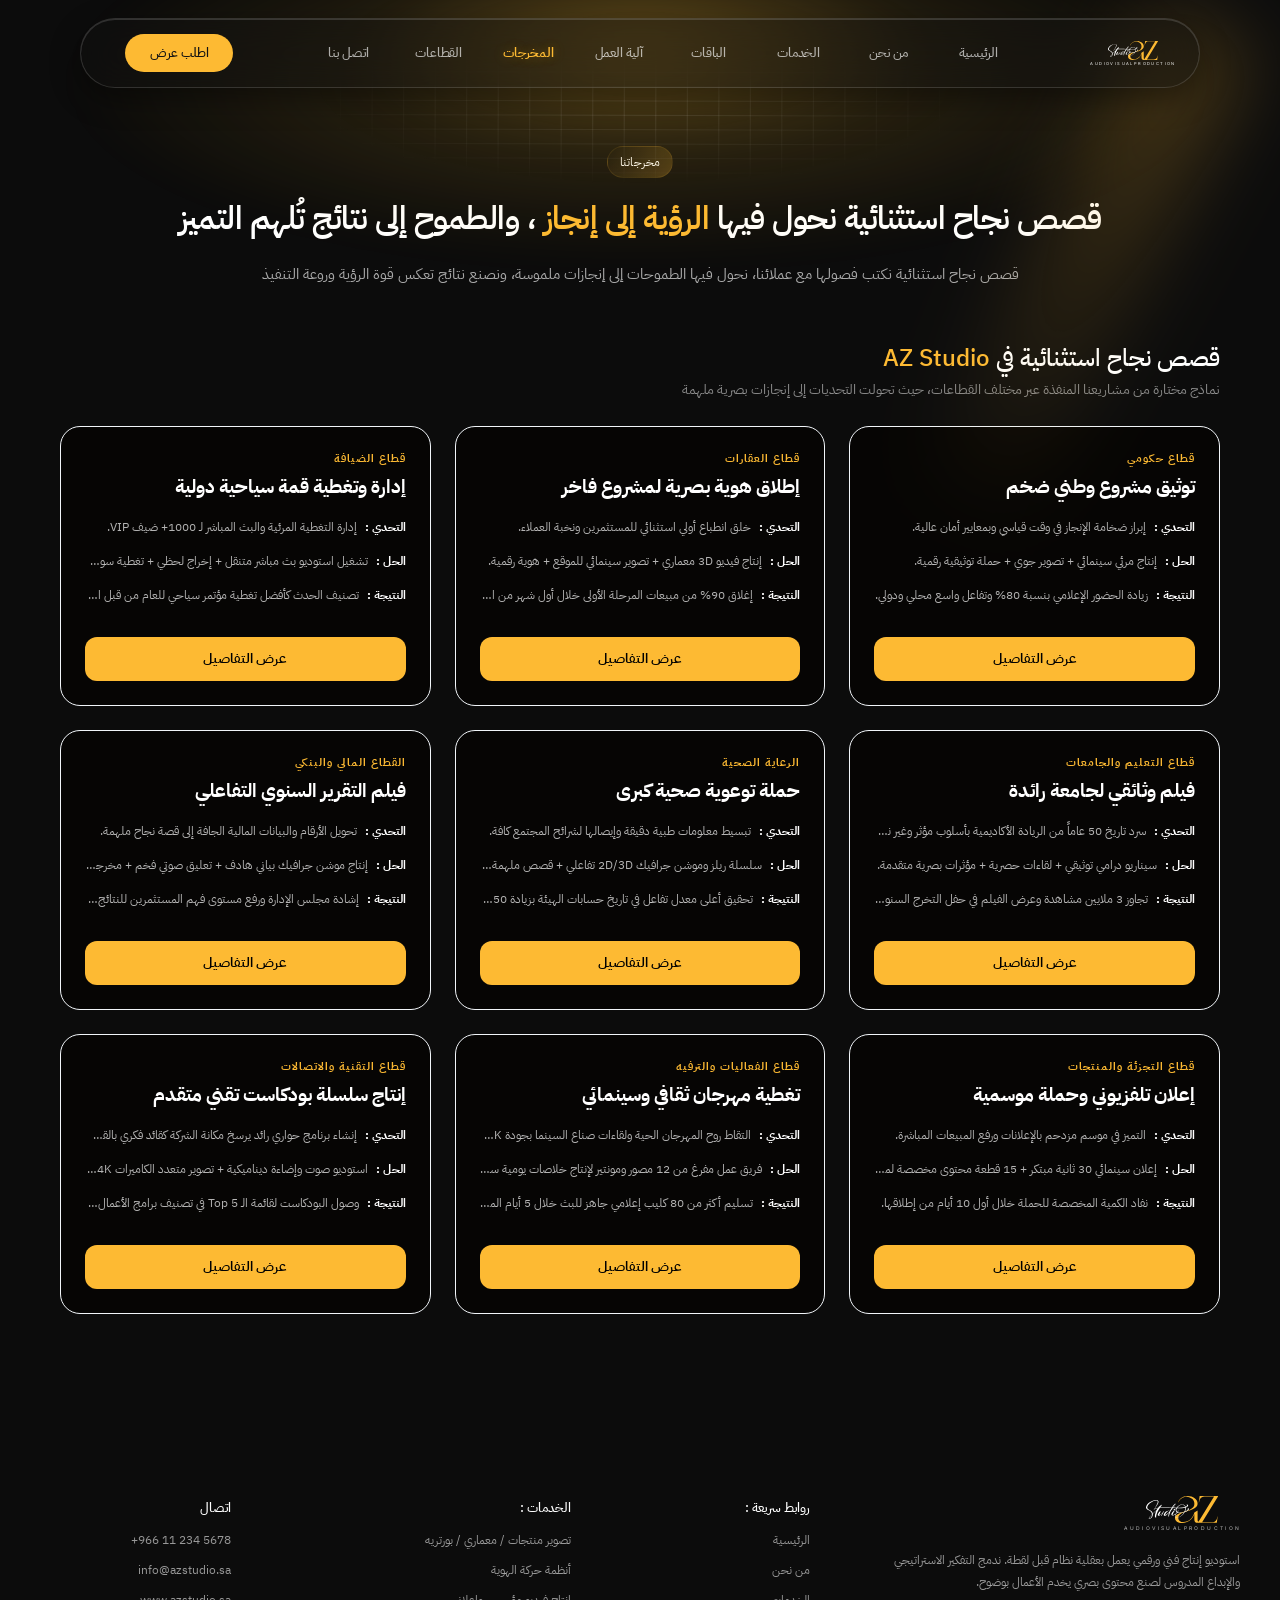
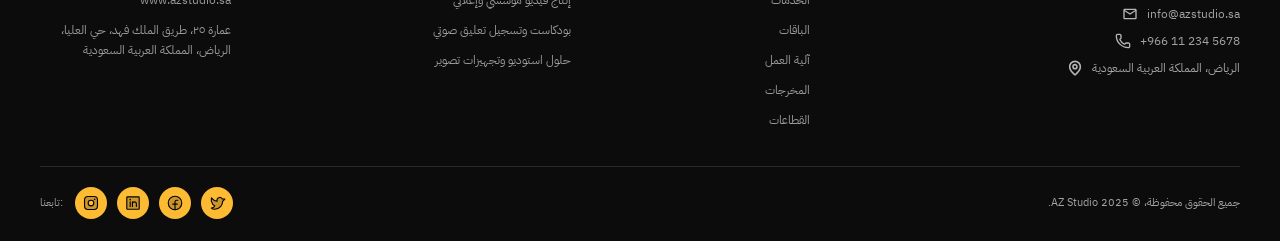
<file: work.html>
<!doctype html>
<html lang="ar" dir="rtl">
  <head>
    <meta charset="UTF-8" />
    <meta name="viewport" content="width=device-width, initial-scale=1.0" />
    <title>المخرجات — AZ Studio</title>
    <link rel="preconnect" href="https://fonts.googleapis.com" />
    <link rel="preconnect" href="https://fonts.gstatic.com" crossorigin />
    <link
      href="https://fonts.googleapis.com/css2?family=IBM+Plex+Sans+Arabic:wght@400;500;600;700&family=Inter:wght@400&display=swap"
      rel="stylesheet"
    />
    <link
      href="https://cdn.jsdelivr.net/npm/bootstrap@5.3.3/dist/css/bootstrap.min.css"
      rel="stylesheet"
    />
    <link rel="stylesheet" href="./css/work.css" />
  </head>

  <body>
    <div class="page-shell">

      <!-- ══ Navbar Mesh Grid & Glow (شبكة الضوء 1:1 فيجما) ══ -->
      <div class="navbar-spotlight" aria-hidden="true">
        <svg class="spotlight-grid-svg" xmlns="http://www.w3.org/2000/svg" width="982" height="241" viewBox="0 0 982 241" fill="none">
          <path d="M374.835 200.568L612.2 200.568M0.444668 5.85329L0.444646 240.56M32.0934 5.85329L32.0934 240.56M63.7421 5.85329L63.7421 240.56M95.3909 5.85329L95.3908 240.56M127.04 5.85329L127.04 240.56M158.688 5.85329L158.688 240.56M190.337 5.85329L190.337 240.56M221.986 5.85329L221.986 240.56M253.635 5.85329L253.635 240.56M0.0850017 231.217L981.196 231.217M285.283 5.85329L285.283 240.56M0.0850017 216.794L981.196 216.794M316.932 5.85329L316.932 240.56M0.0850017 202.371L981.196 202.371M348.581 5.85329L348.581 240.56M0.0850017 187.947L981.196 187.947M380.229 5.85329L380.229 240.56M0.0850017 173.524L981.196 173.524M411.878 5.85329L411.878 240.56M0.0850017 159.101L981.196 159.101M443.527 5.85329L443.527 240.56M0.0850017 144.678L981.196 144.678M475.176 5.85329L475.176 240.56M0.0850017 130.254L981.196 130.254M506.824 5.85329L506.824 240.56M0.0850017 115.831L981.196 115.831M538.473 5.85329L538.473 240.56M0.0850017 101.408L981.196 101.408M570.122 5.85329L570.122 240.56M0.0850017 86.9843L981.196 86.9843M601.771 5.85329L601.771 240.56M0.0850017 72.561L981.196 72.561M633.419 5.85329L633.419 240.56M0.0850017 58.1377L981.196 58.1377M665.068 5.85329L665.068 240.56M0.0850017 43.7144L981.196 43.7144M696.717 5.85329L696.717 240.56M0.0850017 29.2911L981.196 29.2911M728.366 5.85329L728.366 240.56M0.0850017 14.8678L981.196 14.8678M760.014 5.85329L760.014 240.56M0.0850017 0.444549L981.196 0.444549M791.663 5.85329L791.663 240.56M823.312 5.85329L823.312 240.56M854.961 5.85329L854.961 240.56M886.609 5.85329L886.609 240.56M918.258 5.85329L918.258 240.56M949.907 5.85329L949.907 240.56M981.555 5.85329L981.555 240.56" stroke="url(#paint0_radial_work)" stroke-width="0.88897"/>
          <defs>
            <radialGradient id="paint0_radial_work" cx="0" cy="0" r="1" gradientUnits="userSpaceOnUse" gradientTransform="translate(490.82 106.252) rotate(90) scale(134.307 548.981)">
              <stop stop-color="white" stop-opacity="0.12"/>
              <stop offset="0.6" stop-color="white" stop-opacity="0"/>
            </radialGradient>
          </defs>
        </svg>
      </div>

      <!-- ══ Header ══ -->
      <header class="site-header">
        <nav class="main-navigation" id="main-navigation" aria-label="التنقل الرئيسي">
          <a class="brand-logo" href="index.html" aria-label="AZ Studio">
            <span class="brand-mark">
              <img class="logo-a" src="./assets-design/icons/logo-a.svg" alt=""/>
              <img class="logo-z" src="./assets-design/icons/logo-z.svg" alt=""/>
            </span>
            <p class="brand-tagline">A U D I O V I S U A L P R O D U C T I O N</p>
          </a>
          <ul class="nav-links" id="main-menu">
            <li><a class="nav-link"        href="index.html">الرئيسية</a></li>
            <li><a class="nav-link"        href="about.html">من نحن</a></li>
            <li><a class="nav-link"        href="services.html">الخدمات</a></li>
            <li><a class="nav-link"        href="packages.html">الباقات</a></li>
            <li><a class="nav-link"        href="process.html">آلية العمل</a></li>
            <li><a class="nav-link active" href="work.html">المخرجات</a></li>
            <li><a class="nav-link"        href="sectors.html">القطاعات</a></li>
            <li><a class="nav-link"        href="contact.html">اتصل بنا</a></li>
            <li class="nav-quote-item"><a class="nav-quote-button" href="contact.html">اطلب عرض</a></li>
          </ul>
          <button class="menu-button" type="button" aria-expanded="false" aria-controls="main-menu">☰</button>
          <a class="quote-button" href="contact.html">اطلب عرض</a>
        </nav>
      </header>

      <!-- ══ Work Page Main ══ -->
      <main class="work-page-main">

        <!-- ── Hero Section (الهيدر، التايتل والبرجراف) ── -->
        <section class="work-hero">
          <div class="content-wrap">

            <!-- Centered Hero Header -->
            <div class="work-hero-header">
              <span class="section-badge">مخرجاتنا</span>
              <h1 class="work-hero-title">
                          قصص نجاح استثنائية نحول فيها <span class="accent"> الرؤية إلى إنجاز  </span>، والطموح إلى نتائج تُلهم التميز
              </h1>
              <p class="work-hero-lead">
                قصص نجاح استثنائية نكتب فصولها مع عملائنا، نحول فيها الطموحات إلى إنجازات ملموسة، ونصنع نتائج تعكس قوة الرؤية وروعة التنفيذ
              </p>
            </div>

          </div><!-- /content-wrap -->
        </section>

        <!-- ══════════════════════════════════════════════════════════════════════════
             [منطقة العمل الخاصة بك / Your Custom Content Area]
             أضف محتواك وكروت الأعمال والسكاشن الخاصة بك هنا بين الهيدر والفوتر
             - اجعل الـ <section> بعرض 100% لتأخذ الخلفية كامل الشاشة.
             - ضع بداخله <div class="content-wrap"> لحصر المحتوى في المنتصف (1200px).
             ══════════════════════════════════════════════════════════════════════════ -->
        <section class="work-custom-content">
          <div class="content-wrap">
             <div class="sec1-output-heading pb-4">
               <h3 class="section-title">قصص نجاح استثنائية في <span class="accent">AZ Studio</span></h3>
               <p class="section-lead">نماذج مختارة من مشاريعنا المنفذة عبر مختلف القطاعات، حيث تحولت التحديات إلى إنجازات بصرية ملهمة</p>
             </div>
             
                          <div class="row g-4">
               <!-- Card 1: قطاع حكومي -->
               <div class="col-lg-4 col-md-6 col-12">
                 <div class="output-card">
                   <div>
                     <span class="output-span">قطاع حكومي</span>
                     <h3 class="output-h3">توثيق مشروع وطني ضخم</h3>
                     <div class="output-card-text">
                       <p class="section-lead"><strong>التحدي :</strong> إبراز ضخامة الإنجاز في وقت قياسي وبمعايير أمان عالية.</p>
                       <p class="section-lead"><strong>الحل :</strong> إنتاج مرئي سينمائي + تصوير جوي + حملة توثيقية رقمية.</p>
                       <p class="section-lead"><strong>النتيجة :</strong> زيادة الحضور الإعلامي بنسبة 80% وتفاعل واسع محلي ودولي.</p>
                     </div>
                   </div>
                   <div class="output-card-btn">
                     <a class="output-btn-card text-decoration-none text-center" href="work-detail.html">عرض التفاصيل</a>
                   </div>
                 </div>
               </div>

               <!-- Card 2: قطاع العقارات -->
               <div class="col-lg-4 col-md-6 col-12">
                 <div class="output-card">
                   <div>
                     <span class="output-span">قطاع العقارات</span>
                     <h3 class="output-h3">إطلاق هوية بصرية لمشروع فاخر</h3>
                     <div class="output-card-text">
                       <p class="section-lead"><strong>التحدي :</strong> خلق انطباع أولي استثنائي للمستثمرين ونخبة العملاء.</p>
                       <p class="section-lead"><strong>الحل :</strong> إنتاج فيديو 3D معماري + تصوير سينمائي للموقع + هوية رقمية.</p>
                       <p class="section-lead"><strong>النتيجة :</strong> إغلاق 90% من مبيعات المرحلة الأولى خلال أول شهر من التدشين.</p>
                     </div>
                   </div>
                   <div class="output-card-btn">
                     <a class="output-btn-card text-decoration-none text-center" href="work-detail.html">عرض التفاصيل</a>
                   </div>
                 </div>
               </div>

               <!-- Card 3: قطاع الضيافة -->
               <div class="col-lg-4 col-md-6 col-12">
                 <div class="output-card">
                   <div>
                     <span class="output-span">قطاع الضيافة</span>
                     <h3 class="output-h3">إدارة وتغطية قمة سياحية دولية</h3>
                     <div class="output-card-text">
                       <p class="section-lead"><strong>التحدي :</strong> إدارة التغطية المرئية والبث المباشر لـ 1000+ ضيف VIP.</p>
                       <p class="section-lead"><strong>الحل :</strong> تشغيل استوديو بث مباشر متنقل + إخراج لحظي + تغطية سوشيال فورية.</p>
                       <p class="section-lead"><strong>النتيجة :</strong> تصنيف الحدث كأفضل تغطية مؤتمر سياحي للعام من قبل الجهات المشاركة.</p>
                     </div>
                   </div>
                   <div class="output-card-btn">
                     <a class="output-btn-card text-decoration-none text-center" href="work-detail.html">عرض التفاصيل</a>
                   </div>
                 </div>
               </div>

               <!-- Card 4: قطاع التعليم -->
               <div class="col-lg-4 col-md-6 col-12">
                 <div class="output-card">
                   <div>
                     <span class="output-span">قطاع التعليم والجامعات</span>
                     <h3 class="output-h3">فيلم وثائقي لجامعة رائدة</h3>
                     <div class="output-card-text">
                       <p class="section-lead"><strong>التحدي :</strong> سرد تاريخ 50 عاماً من الريادة الأكاديمية بأسلوب مؤثر وغير نمطي.</p>
                       <p class="section-lead"><strong>الحل :</strong> سيناريو درامي توثيقي + لقاءات حصرية + مؤثرات بصرية متقدمة.</p>
                       <p class="section-lead"><strong>النتيجة :</strong> تجاوز 3 ملايين مشاهدة وعرض الفيلم في حفل التخرج السنوي الرسمي.</p>
                     </div>
                   </div>
                   <div class="output-card-btn">
                     <a class="output-btn-card text-decoration-none text-center" href="work-detail.html">عرض التفاصيل</a>
                   </div>
                 </div>
               </div>

               <!-- Card 5: الرعاية الصحية -->
               <div class="col-lg-4 col-md-6 col-12">
                 <div class="output-card">
                   <div>
                     <span class="output-span">الرعاية الصحية</span>
                     <h3 class="output-h3">حملة توعوية صحية كبرى</h3>
                     <div class="output-card-text">
                       <p class="section-lead"><strong>التحدي :</strong> تبسيط معلومات طبية دقيقة وإيصالها لشرائح المجتمع كافة.</p>
                       <p class="section-lead"><strong>الحل :</strong> سلسلة ريلز وموشن جرافيك 2D/3D تفاعلي + قصص ملهمة لمرضى متعافين.</p>
                       <p class="section-lead"><strong>النتيجة :</strong> تحقيق أعلى معدل تفاعل في تاريخ حسابات الهيئة بزيادة 150%.</p>
                     </div>
                   </div>
                   <div class="output-card-btn">
                     <a class="output-btn-card text-decoration-none text-center" href="work-detail.html">عرض التفاصيل</a>
                   </div>
                 </div>
               </div>

               <!-- Card 6: القطاع المالي -->
               <div class="col-lg-4 col-md-6 col-12">
                 <div class="output-card">
                   <div>
                     <span class="output-span">القطاع المالي والبنكي</span>
                     <h3 class="output-h3">فيلم التقرير السنوي التفاعلي</h3>
                     <div class="output-card-text">
                       <p class="section-lead"><strong>التحدي :</strong> تحويل الأرقام والبيانات المالية الجافة إلى قصة نجاح ملهمة.</p>
                       <p class="section-lead"><strong>الحل :</strong> إنتاج موشن جرافيك بياني هادف + تعليق صوتي فخم + مخرجات بصرية فاخرة.</p>
                       <p class="section-lead"><strong>النتيجة :</strong> إشادة مجلس الإدارة ورفع مستوى فهم المستثمرين للنتائج المالية.</p>
                     </div>
                   </div>
                   <div class="output-card-btn">
                     <a class="output-btn-card text-decoration-none text-center" href="work-detail.html">عرض التفاصيل</a>
                   </div>
                 </div>
               </div>

               <!-- Card 7: قطاع التجزئة -->
               <div class="col-lg-4 col-md-6 col-12">
                 <div class="output-card">
                   <div>
                     <span class="output-span">قطاع التجزئة والمنتجات</span>
                     <h3 class="output-h3">إعلان تلفزيوني وحملة موسمية</h3>
                     <div class="output-card-text">
                       <p class="section-lead"><strong>التحدي :</strong> التميز في موسم مزدحم بالإعلانات ورفع المبيعات المباشرة.</p>
                       <p class="section-lead"><strong>الحل :</strong> إعلان سينمائي 30 ثانية مبتكر + 15 قطعة محتوى مخصصة لمنصات التواصل.</p>
                       <p class="section-lead"><strong>النتيجة :</strong> نفاد الكمية المخصصة للحملة خلال أول 10 أيام من إطلاقها.</p>
                     </div>
                   </div>
                   <div class="output-card-btn">
                     <a class="output-btn-card text-decoration-none text-center" href="work-detail.html">عرض التفاصيل</a>
                   </div>
                 </div>
               </div>

               <!-- Card 8: قطاع الفعاليات -->
               <div class="col-lg-4 col-md-6 col-12">
                 <div class="output-card">
                   <div>
                     <span class="output-span">قطاع الفعاليات والترفيه</span>
                     <h3 class="output-h3">تغطية مهرجان ثقافي وسينمائي</h3>
                     <div class="output-card-text">
                       <p class="section-lead"><strong>التحدي :</strong> التقاط روح المهرجان الحية ولقاءات صناع السينما بجودة 4K لحظية.</p>
                       <p class="section-lead"><strong>الحل :</strong> فريق عمل مفرغ من 12 مصور ومونتير لإنتاج خلاصات يومية سينمائية.</p>
                       <p class="section-lead"><strong>النتيجة :</strong> تسليم أكثر من 80 كليب إعلامي جاهز للبث خلال 5 أيام المهرجان.</p>
                     </div>
                   </div>
                   <div class="output-card-btn">
                     <a class="output-btn-card text-decoration-none text-center" href="work-detail.html">عرض التفاصيل</a>
                   </div>
                 </div>
               </div>

               <!-- Card 9: قطاع التقنية -->
               <div class="col-lg-4 col-md-6 col-12">
                 <div class="output-card">
                   <div>
                     <span class="output-span">قطاع التقنية والاتصالات</span>
                     <h3 class="output-h3">إنتاج سلسلة بودكاست تقني متقدم</h3>
                     <div class="output-card-text">
                       <p class="section-lead"><strong>التحدي :</strong> إنشاء برنامج حواري رائد يرسخ مكانة الشركة كقائد فكري بالقطاع.</p>
                       <p class="section-lead"><strong>الحل :</strong> استوديو صوت وإضاءة ديناميكية + تصوير متعدد الكاميرات 4K + هندسة صوتية.</p>
                       <p class="section-lead"><strong>النتيجة :</strong> وصول البودكاست لقائمة الـ Top 5 في تصنيف برامج الأعمال والتقنية.</p>
                     </div>
                   </div>
                   <div class="output-card-btn">
                     <a class="output-btn-card text-decoration-none text-center" href="work-detail.html">عرض التفاصيل</a>
                   </div>
                 </div>
               </div>
             </div>

           </div>
        </section>

      </main>

      <!-- ══ Footer ══ -->
      <footer class="site-footer" id="footer">
        <div class="footer-main">
          <div class="footer-brand">
            <a
              class="footer-logo"
              href="./index.html#home"
              aria-label="AZ Studio"
              ><span class="brand-mark"
                ><img
                  class="logo-a"
                  src="./assets-design/icons/logo-a.svg"
                  alt="" /><img
                  class="logo-z"
                  src="./assets-design/icons/logo-z.svg"
                  alt="" /></span
              ><span class="brand-tagline"
                >A U D I O V I S U A L P R O D U C T I O N</span
              ></a
            >
            <p class="footer-description">
              استوديو إنتاج فني ورقمي يعمل بعقلية نظام قبل لقطة. ندمج التفكير
              الاستراتيجي والإبداع المدروس لصنع محتوى بصري يخدم الأعمال بوضوح.
            </p>
            <div class="footer-contact-list">
              <a href="mailto:info@azstudio.sa"
                ><span>info@azstudio.sa</span
                ><img src="./assets-design/icons/mail.svg" alt="" /></a
              ><a href="tel:+966112345678"
                ><span dir="ltr">+966 11 234 5678</span
                ><img src="./assets-design/icons/phone.svg" alt="" /></a
              ><span
                ><span>الرياض، المملكة العربية السعودية</span
                ><img src="./assets-design/icons/pin.svg" alt=""
              /></span>
            </div>
          </div>
          <nav class="footer-column" aria-label="روابط سريعة">
            <h2>روابط سريعة :</h2>
            <a href="index.html">الرئيسية</a>
            <a href="about.html">من نحن</a>
            <a href="services.html">الخدمات</a>
            <a href="packages.html">الباقات</a>
            <a href="process.html">آلية العمل</a>
            <a href="work.html">المخرجات</a>
            <a href="sectors.html">القطاعات</a>
          </nav>
          <nav class="footer-column" aria-label="الخدمات">
            <h2>الخدمات :</h2>
            <a href="services.html">تصوير منتجات / معماري / بورتريه</a>
            <a href="services.html">أنظمة حركة الهوية</a>
            <a href="services.html">إنتاج فيديو مؤسسي وإعلاني</a>
            <a href="services.html">بودكاست وتسجيل تعليق صوتي</a>
            <a href="services.html">حلول استوديو وتجهيزات تصوير</a>
          </nav>
          <div class="footer-contact-column">
            <h2>اتصال</h2>
            <a href="tel:+966112345678" dir="ltr">+966 11 234 5678</a>
            <a href="mailto:info@azstudio.sa">info@azstudio.sa</a>
            <a href="https://azstudio.sa">www.azstudio.sa</a>
            <p>عمارة ٢٥، طريق الملك فهد، حي العليا، الرياض، المملكة العربية السعودية</p>
          </div>
        </div>
        <div class="footer-bottom">
          <p>جميع الحقوق محفوظة، © 2025 AZ Studio.</p>
          <div class="footer-social" aria-label="تابعنا">
            <span>تابعنا:</span>
            <a href="contact.html" aria-label="Instagram"><img src="./assets-design/icons/instagram.svg" alt="Instagram" /></a>
            <a href="contact.html" aria-label="LinkedIn"><img src="./assets-design/icons/linkedin.svg" alt="LinkedIn" /></a>
            <a href="contact.html" aria-label="Facebook"><img src="./assets-design/icons/facebook.svg" alt="Facebook" /></a>
            <a href="contact.html" aria-label="Twitter"><img src="./assets-design/icons/twitter.svg" alt="Twitter" /></a>
          </div>
        </div>
      </footer>

    </div><!-- /page-shell -->

    <script src="https://cdn.jsdelivr.net/npm/bootstrap@5.3.3/dist/js/bootstrap.bundle.min.js"></script>
    <script src="./js/script.js"></script>
  </body>
</html>
</file>
<file: css/style.css>
/* ============================================================
   AZ Studio — Global Stylesheet
   ============================================================ */

/* Design Tokens */
:root {
    --space-1: 4px;
    --space-2: 8px;
    --space-3: 12px;
    --space-4: 16px;
    --space-5: 20px;
    --space-6: 24px;
    --space-7: 28px;
    --space-8: 32px;
    --space-9: 36px;
    --space-10: 40px;
    --space-12: 48px;
    --space-14: 56px;
    --space-16: 64px;
    --space-20: 80px;
    --space-24: 96px;

    --font-display-1: 96px;
    --font-display-2: 64px;
    --font-display-3: 48px;
    --font-heading-1: 40px;
    --font-heading-2: 32px;
    --font-heading-3: 28px;
    --font-heading-4: 24px;
    --font-heading-5: 20px;
    --font-heading-6: 16px;
    --font-body: 14px;
    --font-button: 14px;

    --color-primary-900: #963b0d;
    --color-primary-800: #b84e08;
    --color-primary-700: #d66700;
    --color-primary-600: #f18a00;
    --color-primary-500: #fdba33;
    --color-primary-400: #ffca4f;
    --color-primary-300: #ffe08b;
    --color-primary-200: #ffedc2;
    --color-primary-100: #fff9ea;
    --color-success-900: #444444;
    --color-success-800: #505050;
    --color-success-700: #606060;
    --color-success-600: #707070;
    --color-success-500: #8b8b8b;
    --color-success-400: #adadad;
    --color-success-300: #cfcfcf;
    --color-success-200: #e7e7e7;
    --color-success-100: #f6f6f6;
    --color-gray-900: #1d2026;
    --color-gray-800: #343944;
    --color-gray-700: #515867;
    --color-gray-600: #707888;
    --color-gray-500: #8e96a5;
    --color-gray-400: #a3a9b7;
    --color-gray-300: #b5bac7;
    --color-gray-200: #cdd1da;
    --color-gray-100: #e9ebf0;
    --color-white: #ffffff;

    --layout-columns-desktop: 12;
    --layout-margin-desktop: 120px;
    --layout-gutter-desktop: 40px;
    --layout-columns-mobile: 4;
    --layout-margin-mobile: 16px;
    --layout-gutter-mobile: 16px;

    --black: #0c0c0c;
    --white: #fbfbfb;
    --primary: var(--color-primary-500);
    --text-muted: rgba(255, 255, 255, 0.5);
    --text-soft: rgba(255, 255, 255, 0.88);
    --border-soft: rgba(255, 255, 255, 0.2);
    --card-border: rgba(255, 255, 255, 0.5);
    --card-bg: rgba(30, 30, 30, 0.3);
}

*,
*::before,
*::after {
    box-sizing: border-box;
}

html {
    scroll-behavior: smooth;
    scroll-padding-top: 112px;
    position: relative;
}

body {
    margin: 0;
    background: var(--black);
    color: var(--white);
    font-family: "IBM Plex Sans Arabic", sans-serif;
}

img {
    max-width: 100%;
    height: auto;
    display: block;
}

a {
    text-decoration: none;
    color: inherit;
}

button,
input,
textarea,
select {
    font-family: inherit;
}

.page-shell {
    position: relative;
    width: 100%;
    margin: 0 auto;
    overflow-x: clip;
    padding-top: 110px;
}

.content-wrap {
    width: 100%;
    max-width: 1200px;
    margin: 0 auto;
    padding: 0 20px;
}


::-webkit-scrollbar {
  width: 8px; 
  height: 8px; 
}


::-webkit-scrollbar-track {
  background: var(--color-gray-900);
  border-radius: 6px;
}


::-webkit-scrollbar-thumb {
  background: var(--primary);
  border-radius: 8px;
}


::-webkit-scrollbar-thumb:hover {
  background: var(--color-primary-400);
}

/* Typography */
.section-badge {
    display: inline-flex;
    align-items: center;
    justify-content: center;
    height: 32px;
    padding: 6px 12px;
    border: 1px solid rgba(253, 186, 51, 0.1);
    border-radius: 100px;
    background: linear-gradient(135deg, rgba(253, 186, 51, 0) 0%, rgba(253, 186, 51, 0.24) 100%);
    color: var(--color-white);
    font-size: 12px;
    font-weight: 400;
    line-height: 16px;
    letter-spacing: 0.24px;
    white-space: nowrap;
}

.section-title {
    margin: 0;
    font-size: var(--font-heading-4);
    font-weight: 500;
    line-height: 40px;
    color: #fff;
}

.section-title .accent,
.accent {
    color: var(--primary);
}

.section-lead {
    margin: 0;
    font-size: var(--font-body);
    font-weight: 400;
    line-height: 24px;
    color: var(--text-muted);
}

/* Reusable content card */
.feature-card {
    display: flex;
    flex-direction: column;
    align-items: center;
    width: 100%;
    min-height: 244px;
    gap: var(--space-2);
    padding: var(--space-7) var(--space-6);
    border: 1px solid rgba(255, 255, 255, 0.28);
    border-radius: 16px;
    background: #030303;
    text-align: center;
}

.feature-card:hover {
    border-color: var(--primary);
}

.feature-card-icon {
    position: relative;
    display: inline-flex;
    align-items: center;
    justify-content: center;
    width: 80px;
    height: 80px;
    border-radius: 24px;
    background: radial-gradient(circle, #FDBA3333 0%, rgba(253, 186, 51, 0.12) 42%, transparent 74%);
}

.feature-card-icon::before {
    position: absolute;
    inset: -18px;
    z-index: -1;
    border-radius: 50%;
    background: radial-gradient(circle, #FDBA3333 0%, transparent 68%);
    content: "";
    filter: blur(10px);
}

.feature-card-icon img {
    position: relative;
    z-index: 1;
    width: 48px;
    height: 48px;
    object-fit: contain;
}

.feature-card-body {
    width: 100%;
}

.feature-card-title {
    margin: var(--space-4) 0 var(--space-3);
    font-size: var(--font-heading-6);
    font-weight: 600;
    line-height: 24px;
}

.feature-card-text {
    margin: 0;
    color: rgba(255, 255, 255, 0.4);
    font-size: var(--font-body);
    font-weight: 400;
    line-height: 22px;
}

/* Buttons */
.btn {
    display: inline-flex;
    align-items: center;
    justify-content: center;
    min-height: 40px;
    padding: var(--space-2) var(--space-4);
    border: 1px solid transparent;
    border-radius: 8px;
    font-size: var(--font-button);
    font-weight: 500;
    line-height: 20px;
    cursor: pointer;
    white-space: nowrap;
    transition: filter 0.2s ease, transform 0.2s ease;
}

.btn:hover {
    filter: brightness(1.08);
    transform: translateY(-1px);
}

.btn-primary {
    background: var(--color-primary-500);
    color: var(--color-gray-900);
}

.btn-secondary {
    border-color: var(--color-primary-500);
    background: transparent;
    color: var(--color-primary-500);
}

.btn-ghost {
    border-color: var(--border-soft);
    background: transparent;
    color: var(--color-white);
}

.pill-button {
    display: inline-flex;
    align-items: center;
    justify-content: center;
    gap: 14px;
    min-height: 48px;
    padding: 8px 20px 8px 10px;
    border-radius: 9999px;
    border: 1px solid var(--border-soft);
    background: transparent;
    color: #fff;
    font-size: var(--font-button);
    font-weight: 500;
    line-height: 1;
    cursor: pointer;
    white-space: nowrap;
    text-decoration: none;
    transition: border-color 0.25s ease, background 0.25s ease, transform 0.25s ease, color 0.25s ease, box-shadow 0.25s ease;
}

.pill-button:hover {
    border-color: rgba(255, 255, 255, 0.4);
    transform: translateY(-2px);
    color: #fff;
}

.pill-button.is-light,
.pill-button.is-white {
    background: #fff;
    border-color: transparent;
    color: #131313;
}

.pill-button.is-light:hover,
.pill-button.is-white:hover {
    background: #f0f0f0;
    color: #000;
}

.pill-button .button-icon {
    display: inline-flex;
    align-items: center;
    justify-content: center;
    width: 28px;
    height: 28px;
    border-radius: 50%;
    flex-shrink: 0;
    transition: transform 0.25s ease;
}

.pill-button:hover .button-icon {
    transform: translateX(-3px);
}

.pill-button .button-icon img {
    width: 28px;
    height: 28px;
    display: block;
}

.gold-button {
    display: inline-flex;
    align-items: center;
    justify-content: center;
    width: 100%;
    height: 40px;
    border: 1px solid rgba(253, 186, 51, 0.2);
    border-radius: 8px;
    background: var(--primary);
    color: #131313;
    font-size: var(--font-button);
    font-weight: 400;
    line-height: 15px;
    cursor: pointer;
}

/* Navbar spotlight glow */
.navbar-spotlight {
    position: fixed;
    top: 0;
    left: 50%;
    transform: translateX(-50%);
    width: 100%;
    max-width: 1440px;
    height: 520px;
    pointer-events: none;
    z-index: 99;
    overflow: hidden;
    display: flex;
    justify-content: center;
}

/* Ambient golden glow overlay */
.navbar-spotlight::before {
    position: absolute;
    top: -50px;
    left: 50%;
    transform: translateX(-50%);
    width: min(1200px, 100vw);
    height: 520px;
    background:
        radial-gradient(ellipse 70% 50% at 50% 25%, rgba(255, 193, 43, 0.22), transparent 70%),
        radial-gradient(ellipse 40% 30% at 50% 18%, rgba(253, 186, 51, 0.28), transparent 60%);
    content: "";
    filter: blur(25px);
    opacity: 0.9;
    pointer-events: none;
}

/* SVG grid vector */
.spotlight-grid-svg {
    position: absolute;
    top: 0;
    left: 50%;
    transform: translateX(-50%) rotate(0.165deg);
    width: 981px;
    max-width: 100vw;
    height: 240px;
    pointer-events: none;
    flex-shrink: 0;
}

/* Header */
.site-header {
    position: fixed;
    top: 0;
    left: 0;
    right: 0;
    z-index: 100;
    width: 100%;
    max-width: 1440px;
    margin: 0 auto;
    padding: 18px 80px 0;
    transition: padding 0.2s ease, transform 0.35s cubic-bezier(0.4, 0, 0.2, 1);
    transform: translateY(0);
}

.site-header.nav-hidden {
    transform: translateY(-120%);
}

.site-header.nav-visible {
    transform: translateY(0);
}

.site-header::before {
    content: "";
    position: fixed;
    top: 0;
    left: 80%;
    width: 113.453px;
    height: 552.008px;
    transform: rotate(26.691deg);
    background: linear-gradient(180deg, rgba(253, 186, 51, 0.24) 0%, rgba(253, 186, 51, 0.00) 100%);
    filter: blur(40px);
    pointer-events: none;
    z-index: -1;
}

.main-navigation {
    display: grid;
    grid-template-columns: auto 1fr auto auto;
    align-items: center;
    gap: 16px;
    min-height: 70px;
    padding: 14px 28px;
    border: 1px solid rgba(255, 255, 255, 0.14);
    border-radius: 50px;
    background: rgba(18, 18, 18, 0.4);
    backdrop-filter: blur(20px);
    -webkit-backdrop-filter: blur(20px);
    box-shadow: 0 10px 30px rgba(0, 0, 0, 0.4), inset 0 1px 0 rgba(255, 255, 255, 0.15);
}

.brand-logo {
    display: flex;
    flex-direction: column;
    align-items: center;
    width: 77px;
    min-width: 77px;
    gap: 2px;
    justify-self: start;
}

.quote-button {
    display: inline-flex;
    align-items: center;
    justify-content: center;
    width: 108px;
    height: 38px;
    padding: 8px 16px;
    border: 0;
    border-radius: 50px;
    background: var(--primary);
    color: #131313;
    font-size: 13px;
    font-weight: 500;
    line-height: 20px;
    cursor: pointer;
    justify-self: end;
    transition: transform 0.2s ease, filter 0.2s ease;
}

.quote-button:hover {
    filter: brightness(1.1);
    transform: translateY(-1px);
}

.nav-links {
    display: flex;
    align-items: center;
    justify-content: center;
    gap: 12px;
    margin: 0;
    padding: 0;
    list-style: none;
}

.nav-link {
    display: flex;
    align-items: center;
    justify-content: center;
    width: 78px;
    height: 36px;
    padding: 8px;
    border-radius: 50px;
    color: rgba(255, 255, 255, 0.65);
    font-size: 13px;
    font-weight: 500;
    line-height: 20px;
    letter-spacing: -0.12px;
    white-space: nowrap;
    transition: color 0.2s ease;
}

.nav-link:hover {
    color: #fff;
}

.nav-link.active,
.nav-link.is-active {
    color: var(--primary) !important;
    font-weight: 600;
    text-shadow: 0 0 12px rgba(253, 186, 51, 0.4);
}

.nav-quote-item {
    display: none;
}

.nav-quote-button {
    display: inline-flex;
    align-items: center;
    justify-content: center;
    width: 100%;
    min-height: 44px;
    padding: 10px 20px;
    border-radius: 50px;
    background: var(--primary);
    color: #131313;
    font-size: 14px;
    font-weight: 700;
    text-decoration: none;
    transition: filter 0.2s ease, transform 0.2s ease;
}

.brand-mark {
    display: flex;
    align-items: flex-start;
    height: 19px;
}

.brand-mark .logo-a {
    width: 30px;
    height: 19px;
}

.brand-mark .logo-z {
    width: 30px;
    height: 13px;
    margin-top: 3px;
    margin-right: -10px;
}

.brand-tagline {
    margin: 0;
    font-family: Inter, sans-serif;
    font-size: 4px;
    font-weight: 400;
    line-height: 1;
    letter-spacing: 0.2px;
    color: #fff;
    white-space: nowrap;
}

.menu-button {
    display: none;
    width: 40px;
    height: 40px;
    padding: 0;
    border: 1px solid var(--border-soft);
    border-radius: 12px;
    background: transparent;
    color: #fff;
    font-size: 22px;
    line-height: 1;
    cursor: pointer;
}

/* Hero */
.hero-section {
    position: relative;
    isolation: isolate;
    display: flex;
    flex-direction: column;
    align-items: center;
    gap: 50px;
    padding: 50px 20px 0;
    z-index: 2;
}

.hero-content {
    position: relative;
    z-index: 2;
    display: flex;
    flex-direction: column;
    align-items: center;
    gap: 40px;
    width: 100%;
    max-width: 697px;
    text-align: center;
}

.hero-title {
    margin: 0;
    max-width: 639px;
    font-size: 64px;
    font-weight: 400;
    line-height: 72px;
    letter-spacing: -2.56px;
    background: linear-gradient(180deg, #fff 30%, #a4a4a4 100%);
    -webkit-background-clip: text;
    background-clip: text;
    color: transparent;
}

.hero-description {
    margin: 0;
    font-size: 16px;
    line-height: 28px;
    color: var(--text-soft);
}

.hero-actions {
    display: flex;
    flex-direction: column;
    align-items: center;
    gap: 36px;
}

.hero-buttons {
    display: flex;
    flex-direction: row;
    align-items: center;
    gap: 16px;
}

.hero-buttons .pill-button {
    display: inline-flex;
    align-items: center;
    justify-content: center;
    min-width: 160px;
    height: 48px;
}

.hero-glow {
    position: relative;
    width: 348px;
    height: 10px;
}

.hero-glow img {
    width: 100%;
    height: 10px;
    object-fit: cover;
}

.clients-bar {
    position: relative;
    z-index: 1;
    width: 100%;
    padding: 32px 50px;
    border-radius: 32px;
    background: linear-gradient(182deg, rgba(253, 186, 51, 0.1) 0%, rgba(253, 186, 51, 0.02) 50%, rgba(253, 186, 51, 0.06) 100%);
    backdrop-filter: blur(20px);
    overflow: hidden;
}

.clients-title {
    margin: 0 0 8px;
    font-size: 20px;
    font-weight: 600;
    line-height: 24px;
    color: var(--primary);
    text-align: right;
}

.clients-row {
    display: flex;
    direction: ltr;
    align-items: center;
    justify-content: space-between;
    gap: 10px;
    overflow: hidden;
}

.clients-row img {
    height: 54px;
    width: auto;
    flex-shrink: 0;
    object-fit: contain;
}

/* About */
.about-section {
    padding-top: 60px;
    position: relative;
}

.section-header {
    display: flex;
    flex-direction: column;
    align-items: center;
    gap: 16px;
    text-align: center;
    margin-bottom: 36px;
}

.section-header .section-lead {
    max-width: 1050px;
    color: rgba(255, 255, 255, 0.65);
    line-height: 28px;
}

.about-layout {
    display: flex;
    direction: ltr;
    flex-direction: row;
    gap: 40px;
    align-items: center;
    justify-content: space-between;
    max-width: 1200px;
    margin: 0 auto;
    padding: 30px;
}

.about-copy {
    display: flex;
    flex-direction: column;
    align-items: flex-start;
    gap: 28px;
    width: 100%;
    max-width: 520px;
    flex: 1 1 50%;
    direction: rtl;
    text-align: right;
}

.about-heading {
    margin: 0;
    font-size: 22px;
    font-weight: 600;
    line-height: 1.65;
    color: #ffffff;
    text-align: right;
}

.about-heading-sub {
    display: block;
    margin-top: 4px;
    color: #ffffff;
}

.about-body {
    margin: 18px 0 0;
    font-size: 14.5px;
    line-height: 26px;
    color: rgba(255, 255, 255, 0.62);
    text-align: right;
}

.about-note {
    width: 100%;
    padding: 22px 24px;
    border-radius: 20px;
    background: rgba(18, 18, 18, 0.85);
    border: 1px solid rgba(255, 255, 255, 0.08);
    box-shadow: 0 10px 30px rgba(0, 0, 0, 0.35);
}

.about-note-title {
    margin: 0 0 10px;
    font-size: 15px;
    font-weight: 600;
    line-height: 24px;
    color: #ffffff;
    text-align: right;
}

.about-note-text {
    margin: 0;
    font-size: 13.5px;
    line-height: 24px;
    color: rgba(255, 255, 255, 0.65);
    text-align: right;
}

.about-media {
    position: relative;
    width: min(580px, 48%);
    flex: 1 1 48%;
    max-width: 580px;
    height: 440px;
    flex-shrink: 0;
    border-radius: 20px;
}

.about-media-img {
    width: 100%;
    height: 100%;
    object-fit: cover;
    border-radius: 20px;
    display: block;
    box-shadow: 0 20px 40px rgba(0, 0, 0, 0.6);
}

.about-quote-container {
    position: absolute;
    inset: 0;
    display: flex;
    flex-direction: column;
    align-items: center;
    justify-content: center;
    gap: 8px;
    padding: 30px;
    border-radius: 20px;
    background: radial-gradient(circle at center, rgba(0, 0, 0, 0.25) 0%, rgba(0, 0, 0, 0.55) 100%);
    pointer-events: none;
    text-align: center;
}

.about-quote-top,
.about-quote-bottom {
    margin: 0;
    font-size: 26px;
    font-weight: 700;
    line-height: 1.4;
    color: #ffffff;
    text-shadow: 0 4px 18px rgba(0, 0, 0, 0.9), 0 1px 3px rgba(0, 0, 0, 0.8);
    white-space: nowrap;
}

.about-diamond-wrapper {
    display: flex;
    align-items: center;
    justify-content: center;
    margin: -4px 0;
    animation: diamondShimmer 4s ease-in-out infinite alternate;
}

@keyframes diamondShimmer {
    0% {
        filter: drop-shadow(0 0 6px rgba(255, 255, 255, 0.6));
    }
    100% {
        filter: drop-shadow(0 0 16px rgba(180, 220, 255, 0.95)) drop-shadow(0 0 24px rgba(253, 186, 51, 0.5));
    }
}

.dot-grid {
    position: absolute;
    top: 18px;
    right: -80px;
    display: flex;
    flex-direction: column;
    gap: 12px;
    pointer-events: none;
    z-index: 2;
}

.dot-grid img {
    width: 200px;
    height: 6px;
    opacity: 0.5;
}

.slash-row {
    position: absolute;
    right: -35px;
    bottom: 18px;
    width: 440px;
    height: 60px;
    overflow: hidden;
    transform: skewX(-25deg);
    transform-origin: bottom right;
    pointer-events: none;
    z-index: 2;
    opacity: 0.45;
}

.slash-row img {
    width: 100%;
    height: 100%;
    object-fit: cover;
}

/* Why choose */
.why-section {
    margin-top: 60px;
    padding: 40px 0 60px;
    position: relative;
    background: radial-gradient(circle at 10% 10%, rgba(253, 186, 51, 0.08) 0%, rgba(0, 0, 0, 0) 60%),
                linear-gradient(180deg, rgba(253, 186, 51, 0.04) 0%, rgba(0, 0, 0, 0) 100%);
}

.why-section .section-header {
    display: flex;
    flex-direction: column;
    align-items: center;
    text-align: center;
    gap: 14px;
    margin-bottom: 44px;
}

.why-section .section-badge {
    display: inline-flex;
    align-items: center;
    justify-content: center;
    height: auto;
    padding: 6px 16px;
    border: 1px solid rgba(255, 255, 255, 0.12);
    border-radius: 9999px;
    background: rgba(25, 25, 25, 0.6);
    color: rgba(255, 255, 255, 0.85);
    font-size: 13px;
    font-weight: 400;
    line-height: 1.4;
}

.why-section .section-title {
    margin: 0;
    font-size: 26px;
    font-weight: 700;
    line-height: 1.55;
    color: #ffffff;
    max-width: 920px;
    text-align: center;
}

.why-section .section-lead {
    margin: 0;
    font-size: 14px;
    line-height: 1.7;
    color: rgba(255, 255, 255, 0.55);
    max-width: 820px;
    text-align: center;
}

.reason-grid {
    display: grid;
    grid-template-columns: repeat(3, 1fr);
    gap: 20px;
    direction: rtl;
}

.reason-card {
    display: flex;
    flex-direction: column;
    align-items: flex-start;
    justify-content: flex-start;
    text-align: right;
    direction: rtl;
    padding: 32px 28px;
    border: 1px solid rgba(255, 255, 255, 0.12);
    border-radius: 20px;
    background: rgba(14, 14, 14, 0.6);
    backdrop-filter: blur(8px);
    min-height: 210px;
    transition: transform 0.25s ease, border-color 0.25s ease, box-shadow 0.25s ease;
}

.reason-card:hover {
    transform: translateY(-4px);
    border-color: rgba(253, 186, 51, 0.4);
    box-shadow: 0 12px 30px rgba(0, 0, 0, 0.5);
}

.service-card:hover,
.sector-card:hover,
.work-card:hover,
.pricing-card:hover {
    border-color: var(--primary);
}

.reason-number {
    margin: 0 0 16px 0;
    font-size: 34px;
    font-weight: 600;
    line-height: 1;
    color: var(--primary);
}

.reason-title {
    margin: 0 0 10px 0;
    font-size: 19px;
    font-weight: 700;
    line-height: 1.4;
    color: #ffffff;
}

.reason-text {
    margin: 0;
    font-size: 14px;
    line-height: 1.65;
    color: rgba(255, 255, 255, 0.55);
}

.system-strip {
    margin-top: 56px;
    text-align: center;
}

.system-title {
    margin: 0 0 28px;
    font-size: 26px;
    font-weight: 700;
    line-height: 1.5;
    color: #ffffff;
    text-align: center;
}

.system-grid {
    display: grid;
    grid-template-columns: repeat(3, 1fr);
    gap: 16px;
    direction: rtl;
}

.system-card {
    display: flex;
    flex-direction: row;
    align-items: center;
    justify-content: flex-start;
    gap: 16px;
    min-height: 84px;
    padding: 18px 22px;
    border: 1px solid rgba(255, 255, 255, 0.12);
    border-radius: 18px;
    background: rgba(14, 14, 14, 0.6);
    backdrop-filter: blur(10px);
    direction: rtl;
    transition: border-color 0.25s ease, transform 0.25s ease;
}

.system-card:hover {
    border-color: rgba(253, 186, 51, 0.4);
    transform: translateY(-2px);
}

.system-icon {
    width: 44px;
    height: 44px;
    flex-shrink: 0;
    display: flex;
    align-items: center;
    justify-content: center;
    border-radius: 12px;
    background: rgba(253, 186, 51, 0.1);
}

.system-icon img {
    width: 18px;
    height: 18px;
    object-fit: contain;
    margin: 0;
}

.system-copy {
    flex: 1;
    text-align: right;
}

.system-copy h3 {
    margin: 0 0 4px;
    font-size: 15px;
    font-weight: 700;
    line-height: 1.4;
    color: #ffffff;
}

.system-copy p {
    margin: 0;
    font-size: 13px;
    line-height: 1.5;
    color: rgba(255, 255, 255, 0.55);
}

/* Services */
.services-section {
    padding: 60px 0 50px;
    background: radial-gradient(circle at 90% 10%, rgba(253, 186, 51, 0.06) 0%, rgba(0, 0, 0, 0) 50%),
                linear-gradient(180deg, rgba(253, 186, 51, 0.04) 0%, rgba(0, 0, 0, 0) 40%);
}

.section-header-split {
    display: flex;
    align-items: flex-end;
    justify-content: space-between;
    gap: 32px;
    margin-bottom: 40px;
    direction: rtl;
}

.section-header-split .text-block {
    display: flex;
    flex-direction: column;
    align-items: flex-start;
    gap: 14px;
    max-width: 860px;
    text-align: right;
}

.section-header-split .section-badge {
    display: inline-flex;
    align-items: center;
    justify-content: center;
    height: auto;
    padding: 6px 16px;
    border: 1px solid rgba(255, 255, 255, 0.12);
    border-radius: 9999px;
    background: rgba(25, 25, 25, 0.6);
    color: rgba(255, 255, 255, 0.85);
    font-size: 13px;
    font-weight: 400;
    line-height: 1.4;
}

.section-header-split .section-title {
    margin: 0;
    font-size: 28px;
    font-weight: 700;
    line-height: 1.45;
    color: #ffffff;
}

.section-header-split .section-lead {
    margin: 0;
    font-size: 14px;
    line-height: 1.7;
    color: rgba(255, 255, 255, 0.55);
}

.section-header-split .pill-button.is-white {
    display: inline-flex;
    align-items: center;
    gap: 14px;
    background: #ffffff;
    color: #0c0c0c;
    border-radius: 9999px;
    padding: 8px 20px 8px 10px;
    font-size: 14px;
    font-weight: 600;
    flex-shrink: 0;
    text-decoration: none;
    transition: transform 0.25s ease, box-shadow 0.25s ease, background 0.25s ease;
}

.section-header-split .pill-button.is-white:hover {
    transform: translateY(-2px);
    box-shadow: 0 6px 20px rgba(255, 255, 255, 0.15);
    background: #f5f5f5;
}

.section-header-split .pill-button.is-white .button-icon {
    display: inline-flex;
    align-items: center;
    justify-content: center;
    width: 28px;
    height: 28px;
    border-radius: 50%;
    flex-shrink: 0;
    transition: transform 0.25s ease;
}

.section-header-split .pill-button.is-white:hover .button-icon {
    transform: translateX(-3px);
}

.section-header-split .pill-button.is-white .button-icon img {
    width: 28px;
    height: 28px;
    display: block;
}

.service-grid {
    display: grid;
    grid-template-columns: repeat(3, 1fr);
    gap: 20px;
    direction: rtl;
}

.service-card {
    display: flex;
    flex-direction: column;
    align-items: stretch;
    min-height: 370px;
    padding: 32px 28px;
    border: 1px solid rgba(255, 255, 255, 0.12);
    border-radius: 24px;
    background: rgba(14, 14, 14, 0.6);
    backdrop-filter: blur(10px);
    direction: rtl;
    text-align: right;
    transition: transform 0.28s ease, border-color 0.28s ease, box-shadow 0.28s ease;
}

.service-card:hover {
    transform: translateY(-4px);
    border-color: rgba(253, 186, 51, 0.4);
    box-shadow: 0 12px 30px rgba(0, 0, 0, 0.5);
}

.service-top {
    display: flex;
    align-items: center;
    justify-content: space-between;
    margin-bottom: 24px;
    direction: rtl;
}

.service-number {
    margin: 0;
    font-size: 32px;
    line-height: 1;
    color: rgba(255, 255, 255, 0.85);
    font-weight: 500;
}

.service-icon {
    position: relative;
    width: 48px;
    height: 48px;
    flex-shrink: 0;
}

.service-icon-box {
    display: flex;
    align-items: center;
    justify-content: center;
    width: 48px;
    height: 48px;
    border-radius: 14px;
    background: rgba(253, 186, 51, 0.12);
    border: 1px solid rgba(253, 186, 51, 0.2);
}

.service-icon-box img {
    width: 22px;
    height: 22px;
    object-fit: contain;
}

.service-card h3 {
    margin: 0 0 10px;
    font-size: 19px;
    font-weight: 700;
    line-height: 1.4;
    color: #ffffff;
    text-align: right;
}

.service-card > p {
    margin: 0 0 16px;
    font-size: 13.5px;
    line-height: 1.65;
    color: rgba(255, 255, 255, 0.55);
    text-align: right;
}

.feature-list {
    display: flex;
    flex-direction: column;
    align-items: flex-start;
    gap: 8px;
    margin: 0 0 24px;
    padding: 0;
    list-style: none;
    direction: rtl;
}

.feature-list li {
    display: flex;
    align-items: center;
    justify-content: flex-start;
    gap: 8px;
    font-size: 13px;
    line-height: 1.4;
    color: rgba(255, 255, 255, 0.85);
    direction: rtl;
}

.feature-list img {
    width: 12px;
    height: 10px;
    object-fit: contain;
}

.service-link {
    display: inline-flex;
    align-items: center;
    justify-content: flex-start;
    gap: 8px;
    color: var(--primary);
    font-size: 13.5px;
    font-weight: 600;
    line-height: 1;
    margin-top: auto;
    direction: rtl;
    transition: transform 0.2s ease, opacity 0.2s ease;
}

.service-link:hover {
    opacity: 0.85;
    transform: translateX(-3px);
}

.service-link img {
    width: 12px;
    height: 12px;
    object-fit: contain;
}

/* Packages */
.packages-section {
    padding: 60px 0 50px;
}

.packages-split-header {
    display: flex;
    align-items: flex-end;
    justify-content: space-between;
    gap: 32px;
    margin-bottom: 36px;
    direction: rtl;
}

.packages-split-header .text-block {
    display: flex;
    flex-direction: column;
    align-items: flex-start;
    gap: 14px;
    max-width: 640px;
    text-align: right;
}

.package-tabs-wrapper {
    display: flex;
    align-items: center;
    justify-content: flex-end;
    flex-shrink: 0;
}

.package-tabs {
    display: flex;
    flex-wrap: nowrap;
    align-items: center;
    gap: 12px;
    direction: rtl;
}

.package-tabs .package-tab {
    display: flex;
    width: 149px;
    min-width: 149px;
    padding: 10px 24px;
    justify-content: center;
    align-items: center;
    gap: 24px;
    border-radius: 23px;
    border: 1px solid rgba(253, 186, 51, 0.10);
    background: rgba(255, 255, 255, 0.10);
    color: #ffffff;
    font-family: "IBM Plex Sans Arabic", sans-serif;
    font-size: 16px;
    font-style: normal;
    font-weight: 400;
    line-height: normal;
    white-space: nowrap;
    cursor: pointer;
    transition: all 0.25s ease;
}

.package-tabs .package-tab:hover {
    background: rgba(255, 255, 255, 0.18);
    border-color: rgba(253, 186, 51, 0.25);
    color: #ffffff;
}

.package-tabs .package-tab.active,
.package-tabs .package-tab.active:hover {
    background: #ffffff;
    color: #131313 !important;
    border-color: rgba(253, 186, 51, 0.10);
    font-family: "IBM Plex Sans Arabic", sans-serif;
    font-size: 16px;
    font-style: normal;
    font-weight: 400;
    line-height: normal;
}

.package-tab-content {
    min-height: 466px;
    margin-top: 36px;
}

.package-tab-pane {
    min-height: 466px;
}

.pricing-grid {
    display: grid;
    grid-template-columns: repeat(3, 1fr);
    gap: 20px;
    direction: rtl;
}

.pricing-card {
    display: flex;
    flex-direction: column;
    padding: 32px 28px;
    border: 1px solid rgba(255, 255, 255, 0.12);
    border-radius: 24px;
    background: rgba(14, 14, 14, 0.6);
    backdrop-filter: blur(10px);
    direction: rtl;
    text-align: right;
    transition: transform 0.28s ease, border-color 0.28s ease, box-shadow 0.28s ease;
}

.pricing-card:hover {
    transform: translateY(-4px);
    border-color: rgba(253, 186, 51, 0.4);
    box-shadow: 0 12px 30px rgba(0, 0, 0, 0.5);
}

.pricing-card.is-featured {
    background: radial-gradient(circle at 50% 0%, rgba(253, 186, 51, 0.15) 0%, rgba(14, 14, 14, 0.8) 70%);
    border-color: rgba(253, 186, 51, 0.4);
}

.pricing-card-top {
    display: flex;
    align-items: center;
    justify-content: space-between;
    margin-bottom: 8px;
    direction: rtl;
}

.pricing-card h3 {
    margin: 0;
    font-size: 22px;
    font-weight: 700;
    line-height: 1.3;
    color: #ffffff;
}

.pricing-card h3.gold-text {
    color: var(--primary);
}

.save-badge {
    padding: 4px 10px;
    border-radius: 6px;
    background: rgba(253, 186, 51, 0.12);
    color: var(--primary);
    font-size: 11px;
    font-weight: 600;
    line-height: 1.4;
}

.pricing-copy {
    margin: 8px 0 18px;
    min-height: 56px;
    font-size: 13px;
    font-weight: 400;
    line-height: 1.65;
    color: rgba(255, 255, 255, 0.55);
    text-align: right;
}

.pricing-card.is-featured .pricing-copy {
    color: rgba(255, 255, 255, 0.7);
}

.price-row {
    display: flex;
    align-items: baseline;
    justify-content: flex-start;
    gap: 6px;
    color: var(--primary);
    margin-bottom: 24px;
    direction: rtl;
}

.price-row .amount {
    font-size: 34px;
    font-weight: 700;
    line-height: 1;
    color: var(--primary);
}

.price-row .currency {
    font-size: 18px;
    font-weight: 700;
    color: var(--primary);
}

.price-row .period {
    font-size: 13px;
    font-weight: 400;
    color: rgba(255, 255, 255, 0.5);
}

.include-list {
    display: flex;
    flex-direction: column;
    gap: 14px;
    margin: 0 0 28px;
    padding: 0;
    list-style: none;
    direction: rtl;
}

.include-list li {
    display: flex;
    align-items: center;
    justify-content: space-between;
    gap: 12px;
    font-size: 13.5px;
    line-height: 1.4;
    color: rgba(255, 255, 255, 0.85);
    text-align: right;
    direction: rtl;
}

.check-circle {
    display: flex;
    align-items: center;
    justify-content: center;
    width: 20px;
    height: 20px;
    flex-shrink: 0;
    border-radius: 50%;
    background: rgba(255, 255, 255, 0.15);
}

.check-circle img {
    width: 10px;
    height: 8px;
    object-fit: contain;
    filter: brightness(0) invert(1);
}

.pricing-card .gold-button {
    width: 100%;
    height: 44px;
    background: var(--primary);
    color: #0c0c0c;
    border-radius: 12px;
    font-size: 14.5px;
    font-weight: 700;
    display: flex;
    align-items: center;
    justify-content: center;
    margin-top: auto;
    transition: filter 0.2s ease, transform 0.2s ease;
}

.pricing-card .gold-button:hover {
    filter: brightness(1.1);
    transform: translateY(-2px);
}

/* Work / outputs */
.work-section {
    padding: 60px 0 40px;
}

.work-grid {
    display: grid;
    grid-template-columns: repeat(3, 1fr);
    gap: 20px;
    direction: rtl;
}

.work-card {
    display: flex;
    flex-direction: column;
    align-items: stretch;
    padding: 32px 28px;
    border: 1px solid rgba(255, 255, 255, 0.12);
    border-radius: 24px;
    background: rgba(14, 14, 14, 0.6);
    backdrop-filter: blur(10px);
    direction: rtl;
    text-align: right;
    transition: transform 0.28s ease, border-color 0.28s ease, box-shadow 0.28s ease;
}

.work-card:hover {
    transform: translateY(-4px);
    border-color: rgba(253, 186, 51, 0.4);
    box-shadow: 0 12px 30px rgba(0, 0, 0, 0.5);
}

.work-card .sector-label {
    margin: 0 0 6px;
    font-size: 12.5px;
    font-weight: 700;
    line-height: 1.4;
    color: var(--primary);
    text-align: right;
}

.work-card h3 {
    margin: 0 0 14px;
    font-size: 20px;
    font-weight: 700;
    line-height: 1.4;
    color: #ffffff;
    text-align: right;
}

.work-meta {
    display: flex;
    flex-direction: column;
    align-items: flex-start;
    gap: 8px;
    margin: 0 0 24px;
    text-align: right;
}

.work-meta p {
    margin: 0;
    font-size: 13px;
    line-height: 1.6;
    color: rgba(255, 255, 255, 0.6);
    text-align: right;
}

.work-meta strong {
    font-weight: 700;
    color: #ffffff;
}

.work-card .gold-button {
    height: 44px;
    border-radius: 12px;
    background: var(--primary);
    color: #0c0c0c;
    font-size: 14px;
    font-weight: 700;
    display: flex;
    align-items: center;
    justify-content: center;
    margin-top: auto;
    transition: filter 0.2s ease, transform 0.2s ease;
}

.work-card .gold-button:hover {
    filter: brightness(1.1);
    transform: translateY(-2px);
}

/* Sectors */
.sectors-section {
    padding: 60px 0 40px;
}

.sector-grid {
    display: grid;
    grid-template-columns: repeat(3, 1fr);
    gap: 20px;
    direction: rtl;
}

.sector-card {
    display: flex;
    flex-direction: column;
    padding: 32px 28px;
    border: 1px solid rgba(255, 255, 255, 0.12);
    border-radius: 24px;
    background: rgba(14, 14, 14, 0.6);
    backdrop-filter: blur(10px);
    direction: rtl;
    text-align: right;
    transition: transform 0.28s ease, border-color 0.28s ease, box-shadow 0.28s ease;
}

.sector-card:hover {
    transform: translateY(-4px);
    border-color: rgba(253, 186, 51, 0.4);
    box-shadow: 0 12px 30px rgba(0, 0, 0, 0.5);
}

.sector-top {
    display: flex;
    align-items: center;
    justify-content: space-between;
    margin-bottom: 24px;
    direction: rtl;
}

.sector-number {
    margin: 0;
    font-size: 32px;
    line-height: 1;
    color: rgba(255, 255, 255, 0.85);
    font-weight: 500;
}

.sector-icon {
    position: relative;
    width: 48px;
    height: 48px;
    flex-shrink: 0;
}

.sector-icon-box {
    display: flex;
    align-items: center;
    justify-content: center;
    width: 48px;
    height: 48px;
    border-radius: 14px;
    background: rgba(253, 186, 51, 0.12);
    border: 1px solid rgba(253, 186, 51, 0.2);
}

.sector-icon-box img {
    width: 22px;
    height: 22px;
    object-fit: contain;
}

.sector-card h3 {
    margin: 0 0 10px;
    font-size: 19px;
    font-weight: 700;
    line-height: 1.4;
    color: #ffffff;
    text-align: right;
}

.sector-card p {
    margin: 0;
    font-size: 13.5px;
    line-height: 1.65;
    color: rgba(255, 255, 255, 0.55);
    text-align: right;
}

.center-action {
    display: flex;
    justify-content: center;
    margin-top: 36px;
}

.center-action .pill-button.is-white,
.section-header-split .pill-button.is-white {
    display: inline-flex;
    align-items: center;
    gap: 14px;
    background: #ffffff;
    color: #0c0c0c;
    border-radius: 9999px;
    padding: 8px 20px 8px 10px;
    font-size: 14px;
    font-weight: 600;
    flex-shrink: 0;
    text-decoration: none;
    transition: transform 0.25s ease, box-shadow 0.25s ease, background 0.25s ease;
}

.center-action .pill-button.is-white:hover,
.section-header-split .pill-button.is-white:hover {
    transform: translateY(-2px);
    box-shadow: 0 6px 20px rgba(255, 255, 255, 0.15);
    background: #f5f5f5;
}

.center-action .pill-button.is-white .button-icon,
.section-header-split .pill-button.is-white .button-icon {
    display: inline-flex;
    align-items: center;
    justify-content: center;
    width: 28px;
    height: 28px;
    border-radius: 50%;
    flex-shrink: 0;
    transition: transform 0.25s ease;
}

.center-action .pill-button.is-white:hover .button-icon,
.section-header-split .pill-button.is-white:hover .button-icon {
    transform: translateX(-3px);
}

.center-action .pill-button.is-white .button-icon img,
.section-header-split .pill-button.is-white .button-icon img {
    width: 28px;
    height: 28px;
    display: block;
}

/* FAQ / Contact */
.faq-section {
    padding: 60px 0 80px;
}

.faq-header {
    display: flex;
    flex-direction: column;
    align-items: flex-start;
    text-align: right;
    gap: 12px;
    margin-bottom: 40px;
    direction: rtl;
}

.faq-header .section-badge {
    display: inline-flex;
    align-items: center;
    justify-content: center;
    height: auto;
    padding: 6px 16px;
    border: 1px solid rgba(255, 255, 255, 0.12);
    border-radius: 9999px;
    background: rgba(25, 25, 25, 0.6);
    color: rgba(255, 255, 255, 0.85);
    font-size: 13px;
    font-weight: 400;
}

.faq-header .section-title {
    margin: 0;
    font-size: 28px;
    font-weight: 700;
    line-height: 1.45;
    color: #ffffff;
    text-align: right;
}

.faq-header .section-lead {
    margin: 0;
    font-size: 14px;
    line-height: 1.7;
    color: rgba(255, 255, 255, 0.55);
    max-width: 820px;
    text-align: right;
}

.faq-grid {
    display: grid;
    grid-template-columns: 1fr 1fr;
    gap: 40px;
    align-items: start;
    direction: rtl;
}

.faq-block h3,
.newsletter-block h3 {
    margin: 0 0 12px;
    font-size: 20px;
    font-weight: 700;
    line-height: 1.4;
    color: #ffffff;
    text-align: right;
}

.faq-block p,
.newsletter-block p {
    margin: 0 0 20px;
    font-size: 14px;
    line-height: 1.65;
    color: rgba(255, 255, 255, 0.55);
    text-align: right;
}

.accordion {
    display: flex;
    flex-direction: column;
    gap: 12px;
    background: transparent !important;
    --bs-accordion-border-color: transparent !important;
}

.accordion-item {
    border: 1px solid rgba(255, 255, 255, 0.12) !important;
    border-radius: 14px !important;
    background: rgba(14, 14, 14, 0.6) !important;
    backdrop-filter: blur(8px);
    overflow: hidden;
}

.accordion-header {
    display: flex;
    align-items: center;
    justify-content: space-between;
    width: 100%;
    padding: 16px 20px;
    border: 0;
    background: transparent;
    color: #ffffff;
    font-size: 14.5px;
    font-weight: 600;
    line-height: 1.5;
    text-align: right;
    cursor: pointer;
    direction: rtl;
}

.accordion-header img {
    width: 16px;
    height: 16px;
    transform: rotate(0deg);
    transition: transform 0.3s ease;
    filter: brightness(0) invert(1);
}

.accordion-item.is-open .accordion-header img {
    transform: rotate(180deg);
}

.accordion-content {
    display: none;
    padding: 0 20px 16px;
    font-size: 13.5px;
    line-height: 1.65;
    color: rgba(255, 255, 255, 0.6);
    text-align: right;
}

.accordion-item.is-open .accordion-content {
    display: block;
}

.newsletter-form {
    display: flex;
    gap: 10px;
    justify-content: flex-start;
    align-items: center;
    margin-bottom: 12px;
    direction: rtl;
}

.newsletter-input-wrapper {
    position: relative;
    flex: 1;
    max-width: 364px;
}

.newsletter-input-wrapper input {
    width: 100%;
    height: 46px;
    padding: 8px 42px 8px 16px;
    border: 1px solid rgba(255, 255, 255, 0.12);
    border-radius: 10px;
    background: rgba(22, 22, 22, 0.8);
    color: #fff;
    font-size: 13.5px;
    text-align: right;
    outline: none;
    transition: border-color 0.2s ease;
}

.newsletter-input-wrapper input:focus {
    border-color: rgba(253, 186, 51, 0.5);
}

.input-mail-icon {
    position: absolute;
    right: 14px;
    top: 50%;
    transform: translateY(-50%);
    width: 18px;
    height: 18px;
    opacity: 0.6;
    pointer-events: none;
}

.subscribe-button {
    min-width: 90px;
    height: 46px;
    padding: 0 24px;
    border: 0;
    border-radius: 10px;
    background: var(--primary);
    color: #0c0c0c;
    font-size: 14px;
    font-weight: 700;
    cursor: pointer;
    transition: filter 0.2s ease, transform 0.15s ease;
}

.subscribe-button:hover {
    filter: brightness(1.1);
    transform: translateY(-2px);
}

.newsletter-note {
    margin: 0 !important;
    font-size: 12px !important;
    line-height: 1.6 !important;
    color: rgba(255, 255, 255, 0.5) !important;
}

.contact-pair {
    display: grid;
    grid-template-columns: 1fr 1fr;
    gap: 28px;
    margin-top: 56px;
    align-items: start;
    direction: rtl;
}

.info-card {
    position: relative;
    overflow: hidden;
    padding: 32px 28px;
    border: 1px solid rgba(255, 255, 255, 0.12);
    border-radius: 24px;
    background: linear-gradient(135deg, rgba(42, 36, 22, 0.85) 0%, rgba(20, 18, 14, 0.95) 100%);
    backdrop-filter: blur(10px);
    direction: rtl;
    text-align: right;
}

.info-card h3 {
    margin: 0 0 12px;
    font-size: 20px;
    font-weight: 700;
    line-height: 1.4;
    text-align: right;
    color: #ffffff;
}

.info-card > p {
    margin: 0 0 24px;
    font-size: 12.5px;
    line-height: 1.7;
    color: rgba(255, 255, 255, 0.65);
    text-align: right;
}

.contact-row {
    display: flex;
    align-items: center;
    justify-content: flex-start;
    gap: 14px;
    margin-bottom: 14px;
    text-align: right;
    direction: rtl;
}

.contact-row-text {
    text-align: right;
}

.contact-row-text h4 {
    margin: 0 0 2px;
    font-size: 13.5px;
    font-weight: 600;
    line-height: 1.4;
    color: #ffffff;
    text-align: right;
}

.contact-row-text p {
    margin: 0;
    font-size: 12.5px;
    line-height: 1.4;
    color: rgba(255, 255, 255, 0.6);
    text-align: right;
}

.contact-icon {
    display: flex;
    align-items: center;
    justify-content: center;
    width: 42px;
    height: 42px;
    flex-shrink: 0;
    border-radius: 12px;
    background: rgba(255, 255, 255, 0.1);
}

.contact-icon img {
    width: 18px;
    height: 18px;
    object-fit: contain;
}

.contact-card {
    padding: 32px 28px;
    border: 1px solid rgba(255, 255, 255, 0.12);
    border-radius: 24px;
    background: rgba(14, 14, 14, 0.6);
    backdrop-filter: blur(10px);
    direction: rtl;
}

.contact-card h3 {
    margin: 0 0 20px;
    font-size: 19px;
    font-weight: 700;
    text-align: right;
    color: var(--primary);
}

.form-row {
    display: grid;
    grid-template-columns: 1fr 1fr;
    gap: 14px;
}

.form-field {
    display: flex;
    flex-direction: column;
    align-items: flex-start;
    gap: 6px;
    margin-bottom: 14px;
    text-align: right;
}

.form-field label {
    font-size: 13px;
    font-weight: 500;
    line-height: 1.4;
    color: #ffffff;
    text-align: right;
}

.form-field input,
.form-field textarea,
.form-field select {
    width: 100%;
    height: 44px;
    padding: 10px 14px;
    border: 1px solid rgba(255, 255, 255, 0.12);
    border-radius: 10px;
    background: rgba(22, 22, 22, 0.8);
    color: #ffffff;
    font-size: 13px;
    text-align: right;
    outline: none;
    transition: border-color 0.2s ease;
}

.form-field input:focus,
.form-field textarea:focus,
.form-field select:focus {
    border-color: rgba(253, 186, 51, 0.5);
}

.form-field textarea {
    height: 84px;
    resize: none;
}

.form-field select {
    appearance: none;
}

.submit-button {
    width: 100%;
    height: 46px;
    border: 0;
    border-radius: 10px;
    background: var(--primary);
    color: #0c0c0c;
    font-size: 15px;
    font-weight: 700;
    cursor: pointer;
    transition: filter 0.2s ease, transform 0.15s ease;
}

.submit-button:hover {
    filter: brightness(1.1);
    transform: translateY(-2px);
}

/* Footer */
.site-footer {
    max-width: 1360px;
    margin: 0 auto;
    padding: 42px 40px 22px;
    background: #0c0c0c;
    color: rgba(255, 255, 255, 0.62);
}

.footer-main {
    display: grid;
    grid-template-columns: 1.5fr 0.75fr 1.15fr 0.75fr;
    gap: 48px;
    direction: rtl;
}

.footer-brand,
.footer-column,
.footer-contact-column {
    min-width: 0;
    text-align: right;
}

.footer-logo {
    display: inline-flex;
    flex-direction: column;
    align-items: center;
    gap: 3px;
    color: #fff;
}

.footer-logo .brand-mark {
    height: 27px;
}

.footer-logo .logo-a {
    width: 43px;
    height: 27px;
}

.footer-logo .logo-z {
    width: 43px;
    height: 19px;
    margin-right: -14px;
    margin-top: 4px;
}

.footer-logo .brand-tagline {
    font-family: Inter, sans-serif;
    font-size: 5px;
    letter-spacing: 0.7px;
    color: rgba(255, 255, 255, 0.72);
}

.footer-description {
    max-width: 390px;
    margin: 18px 0 12px;
    font-size: 12px;
    line-height: 22px;
    color: rgba(255, 255, 255, 0.58);
}

.footer-contact-list {
    display: flex;
    flex-direction: column;
    align-items: flex-start;
    gap: 9px;
    font-size: 12px;
}

.footer-contact-list a,
.footer-contact-list > span {
    display: inline-flex;
    align-items: center;
    gap: 9px;
}

.footer-contact-list img {
    width: 16px;
    height: 16px;
    opacity: 0.7;
}

.footer-column,
.footer-contact-column {
    display: flex;
    flex-direction: column;
    align-items: flex-start;
    gap: 10px;
    padding-top: 4px;
    font-size: 12px;
    line-height: 20px;
}

.footer-column h2,
.footer-contact-column h2 {
    margin: 0 0 5px;
    color: #fff;
    font-size: 13px;
    font-weight: 500;
}

.footer-column a,
.footer-contact-column a,
.footer-contact-column p {
    margin: 0;
    color: rgba(255, 255, 255, 0.58);
}

.footer-column a:hover,
.footer-contact-column a:hover {
    color: var(--primary);
}

.footer-contact-column p {
    max-width: 190px;
    text-align: right;
}

.footer-bottom {
    display: flex;
    align-items: center;
    justify-content: space-between;
    gap: 24px;
    margin-top: 36px;
    padding-top: 20px;
    border-top: 1px solid rgba(255, 255, 255, 0.12);
    direction: rtl;
    font-size: 11px;
}

.footer-bottom p {
    margin: 0;
}

.footer-social {
    display: flex;
    align-items: center;
    gap: 10px;
    direction: ltr;
}

.footer-social span {
    margin-right: 2px;
    color: rgba(255, 255, 255, 0.58);
}

.footer-social a {
    display: inline-flex;
    align-items: center;
    justify-content: center;
    width: 32px;
    height: 32px;
    border-radius: 50%;
    background: var(--primary);
    color: #131313;
    font-family: Arial, sans-serif;
    font-size: 17px;
    font-weight: 700;
    transition: transform 0.2s ease, filter 0.2s ease;
}

.footer-social a img {
    width: 18px;
    height: 18px;
    display: block;
    filter: brightness(0);
}

.footer-social a:hover {
    filter: brightness(1.1);
}

/* Responsive */
@keyframes menuSlideDown {
    from {
        opacity: 0;
        transform: translateY(-8px);
    }
    to {
        opacity: 1;
        transform: translateY(0);
    }
}

@media (max-width: 1199px) {
    .content-wrap {
        padding-right: var(--space-5);
        padding-left: var(--space-5);
    }

    .site-header,
    .work-section {
        padding-left: 24px;
        padding-right: 24px;
    }

    .reason-grid,
    .service-grid,
    .pricing-grid,
    .work-grid,
    .sector-grid,
    .system-grid {
        grid-template-columns: repeat(6, minmax(0, 1fr));
    }

    .reason-card,
    .service-card,
    .pricing-card,
    .work-card,
    .sector-card,
    .system-card {
        grid-column: span 3;
    }

    .about-section .section-header {
        gap: 8px;
        margin-bottom: 24px;
    }

    .about-section .section-title {
        font-size: 18px;
        line-height: 26px;
    }

    .about-section .section-lead {
        font-size: 13px;
        line-height: 20px;
    }

    .about-copy {
        flex: 0 0 48%;
        gap: 20px;
    }

    .about-heading {
        font-size: 18px;
        line-height: 26px;
    }

    .about-body {
        margin-top: 12px;
        font-size: 13px;
        line-height: 22px;
    }

    .about-note {
        padding: 16px;
        border-radius: 20px;
    }

    .about-media {
        width: 44%;
        flex: 0 0 44%;
        height: 360px;
    }
}

@media (max-width: 991px) {
    /* ════ Navbar Mobile Layout ════ */
    .site-header {
        padding: 12px 20px 0 !important;
    }

    .main-navigation {
        display: flex !important;
        align-items: center !important;
        justify-content: space-between !important;
        width: 100% !important;
        min-height: 62px !important;
        padding: 10px 20px !important;
        position: relative !important;
        grid-template-columns: none !important;
    }

    .brand-logo {
        justify-self: start !important;
        flex-shrink: 0 !important;
    }

    /* Standalone quote button in header hidden on mobile */
    .quote-button {
        display: none !important;
    }

    /* Hamburger menu toggle button pushed to the left in RTL */
    .menu-button {
        display: inline-flex !important;
        align-items: center !important;
        justify-content: center !important;
        width: 44px !important;
        height: 44px !important;
        padding: 0 !important;
        border: 1px solid rgba(255, 255, 255, 0.18) !important;
        border-radius: 50% !important;
        background: rgba(255, 255, 255, 0.08) !important;
        color: #ffffff !important;
        font-size: 24px !important;
        line-height: 1 !important;
        cursor: pointer !important;
        margin-right: auto !important;
        order: 2 !important;
        transition: background 0.2s ease, border-color 0.2s ease !important;
    }

    .menu-button:hover {
        background: rgba(255, 255, 255, 0.15) !important;
        border-color: var(--primary) !important;
    }

    /* Mobile Menu Dropdown */
    .nav-links {
        display: none;
        position: absolute !important;
        top: calc(100% + 12px) !important;
        left: 0 !important;
        right: 0 !important;
        width: 100% !important;
        z-index: 100 !important;
        flex-direction: column !important;
        align-items: center !important;
        gap: 6px !important;
        padding: 18px 16px !important;
        border-radius: 20px !important;
        background: rgba(14, 14, 14, 0.96) !important;
        backdrop-filter: blur(24px) !important;
        -webkit-backdrop-filter: blur(24px) !important;
        border: 1px solid rgba(255, 255, 255, 0.14) !important;
        box-shadow: 0 16px 40px rgba(0, 0, 0, 0.8), 0 0 24px rgba(253, 186, 51, 0.12) !important;
        list-style: none !important;
    }

    .nav-links.is-open {
        display: flex !important;
        animation: menuSlideDown 0.25s cubic-bezier(0.16, 1, 0.3, 1) forwards !important;
    }

    .nav-link {
        width: 100% !important;
        height: 44px !important;
        display: flex !important;
        align-items: center !important;
        justify-content: center !important;
        text-align: center !important;
        font-size: 14.5px !important;
        font-weight: 500 !important;
        border-radius: 12px !important;
        color: rgba(255, 255, 255, 0.85) !important;
        transition: background 0.2s ease, color 0.2s ease !important;
    }

    .nav-link:hover,
    .nav-link.active,
    .nav-link.is-active {
        background: rgba(253, 186, 51, 0.12) !important;
        color: var(--primary) !important;
    }

    /* Mobile Quote Button inside menu */
    .nav-quote-item {
        display: block !important;
        width: 100% !important;
        margin-top: 10px !important;
        padding-top: 12px !important;
        border-top: 1px solid rgba(255, 255, 255, 0.1) !important;
    }

    .nav-quote-button {
        display: flex !important;
        align-items: center !important;
        justify-content: center !important;
        width: 100% !important;
        min-height: 46px !important;
        padding: 10px 20px !important;
        border-radius: 50px !important;
        background: var(--primary) !important;
        color: #131313 !important;
        font-size: 14.5px !important;
        font-weight: 700 !important;
        text-decoration: none !important;
        box-shadow: 0 4px 16px rgba(253, 186, 51, 0.35) !important;
        transition: filter 0.2s ease, transform 0.2s ease !important;
    }

    .nav-quote-button:hover {
        filter: brightness(1.1) !important;
        transform: translateY(-1px) !important;
    }

    /* ════ Section Headers & Centering ════ */
    .section-header,
    .section-header-split,
    .packages-split-header,
    .faq-header {
        text-align: center !important;
        display: flex !important;
        flex-direction: column !important;
        align-items: center !important;
        justify-content: center !important;
        width: 100% !important;
        margin-bottom: 32px !important;
    }

    .section-badge {
        margin: 0 auto 12px !important;
        align-self: center !important;
        text-align: center !important;
    }

    .section-title {
        text-align: center !important;
        margin-left: auto !important;
        margin-right: auto !important;
    }

    .section-lead {
        text-align: center !important;
        margin-left: auto !important;
        margin-right: auto !important;
    }

    .text-block {
        text-align: center !important;
        align-items: center !important;
        justify-content: center !important;
        width: 100% !important;
        display: flex !important;
        flex-direction: column !important;
    }

    /* ════ View Buttons Positioned at Bottom of Sections ════ */
    .services-section .content-wrap {
        display: flex !important;
        flex-direction: column !important;
        align-items: center !important;
    }

    .services-section .section-header-split {
        display: contents !important;
    }

    .services-section .text-block {
        order: 1 !important;
        margin-bottom: 28px !important;
        width: 100% !important;
        align-items: center !important;
        text-align: center !important;
    }

    .services-section .service-grid {
        order: 2 !important;
        width: 100% !important;
    }

    .services-section .section-header-split .pill-button {
        order: 3 !important;
        margin: 32px auto 0 !important;
        align-self: center !important;
        width: fit-content !important;
        max-width: 100% !important;
        display: inline-flex !important;
        justify-content: center !important;
    }

    .work-section {
        display: flex !important;
        flex-direction: column !important;
        align-items: center !important;
    }

    .work-section .section-header-split {
        display: contents !important;
    }

    .work-section .text-block {
        order: 1 !important;
        margin-bottom: 28px !important;
        width: 100% !important;
        align-items: center !important;
        text-align: center !important;
    }

    .work-section .work-grid {
        order: 2 !important;
        width: 100% !important;
    }

    .work-section .section-header-split .pill-button {
        order: 3 !important;
        margin: 32px auto 0 !important;
        align-self: center !important;
        width: fit-content !important;
        max-width: 100% !important;
        display: inline-flex !important;
        justify-content: center !important;
    }

    .sectors-section {
        display: flex !important;
        flex-direction: column !important;
        align-items: center !important;
    }

    .sectors-section .center-action {
        order: 3 !important;
        margin-top: 32px !important;
        display: flex !important;
        justify-content: center !important;
        align-items: center !important;
        width: 100% !important;
    }

    .sectors-section .center-action .pill-button {
        margin: 0 auto !important;
    }

    /* ════ About Section Centering ════ */
    .about-layout {
        display: flex !important;
        flex-direction: column !important;
        align-items: center !important;
        text-align: center !important;
        gap: 32px !important;
        padding: 20px 0 !important;
    }

    .about-copy {
        display: flex !important;
        flex-direction: column !important;
        align-items: center !important;
        text-align: center !important;
        width: 100% !important;
        max-width: 100% !important;
        gap: 20px !important;
    }

    .about-heading,
    .about-heading-sub,
    .about-body {
        text-align: center !important;
    }

    .about-note {
        text-align: center !important;
        margin: 0 auto !important;
        width: 100% !important;
    }

    .about-note-title,
    .about-note-text {
        text-align: center !important;
    }

    .about-copy .pill-button {
        margin: 0 auto !important;
        align-self: center !important;
    }

    .about-media {
        width: 100% !important;
        max-width: 100% !important;
        height: 380px !important;
        margin: 0 auto !important;
    }

    .about-quote-top,
    .about-quote-bottom {
        font-size: 20px !important;
        white-space: normal !important;
        text-align: center !important;
    }

    .dot-grid,
    .slash-row {
        display: none !important;
    }

    /* ════ Grids & Cards Layout on Tablet / Mobile ════ */
    .service-grid,
    .reason-grid,
    .pricing-grid,
    .work-grid,
    .sector-grid {
        grid-template-columns: repeat(2, 1fr) !important;
        gap: 20px;
    }

    .system-grid {
        grid-template-columns: 1fr !important;
        gap: 14px;
    }

    .faq-grid,
    .contact-pair {
        grid-template-columns: 1fr !important;
        gap: 32px;
    }

    .navbar-spotlight {
        height: 720px;
    }

    .hero-title {
        font-size: 40px !important;
        line-height: 52px !important;
        letter-spacing: -1px !important;
        text-align: center !important;
    }

    .clients-row {
        flex-wrap: wrap !important;
        justify-content: center !important;
    }

    .footer-main {
        grid-template-columns: repeat(2, minmax(0, 1fr));
        gap: 36px 28px;
    }

    .footer-brand {
        grid-column: 1 / -1;
    }
}

@media (max-width: 767px) {
    html,
    body {
        overflow-x: hidden !important;
        max-width: 100vw !important;
    }

    .page-shell {
        overflow-x: hidden !important;
        padding-top: 80px !important; /* fixed navbar on mobile */
    }

    .content-wrap {
        padding-right: 16px !important;
        padding-left: 16px !important;
    }

    .site-header {
        padding: 10px 14px 0 !important;
    }

    .navbar-spotlight {
        height: 600px;
    }

    /* ════ Consistent Section Spacing Across All Sections ════ */
    .about-section,
    .why-section,
    .services-section,
    .packages-section,
    .work-section,
    .sectors-section,
    .faq-section {
        padding-top: 42px !important;
        padding-bottom: 42px !important;
        margin-top: 0 !important;
        margin-bottom: 0 !important;
    }

    /* ════ Section Headers (Consistent Spacing & Alignment) ════ */
    .section-header,
    .section-header-split,
    .packages-split-header,
    .faq-header {
        text-align: center !important;
        display: flex !important;
        flex-direction: column !important;
        align-items: center !important;
        justify-content: center !important;
        width: 100% !important;
        margin-bottom: 28px !important;
    }

    .section-badge {
        margin: 0 auto 10px !important;
        align-self: center !important;
        text-align: center !important;
    }

    .section-title,
    .system-title {
        font-size: 22px !important;
        line-height: 32px !important;
        text-align: center !important;
        margin: 0 auto 10px !important;
        max-width: 100% !important;
    }

    .section-lead {
        font-size: 13.5px !important;
        line-height: 22px !important;
        text-align: center !important;
        margin: 0 auto !important;
        max-width: 540px !important;
        color: rgba(255, 255, 255, 0.65) !important;
    }

    /* ════ Hero Section ════ */
    .hero-section {
        padding: 28px 16px 0 !important;
        gap: 32px !important;
    }

    .hero-content {
        text-align: center !important;
        align-items: center !important;
        justify-content: center !important;
        margin: 0 auto !important;
        gap: 20px !important;
        width: 100% !important;
    }

    .hero-title {
        font-size: clamp(24px, 6.8vw, 30px) !important;
        line-height: 1.35 !important;
        letter-spacing: -0.5px !important;
        text-align: center !important;
    }

    .hero-description {
        font-size: 13.5px !important;
        line-height: 23px !important;
        text-align: center !important;
        color: rgba(255, 255, 255, 0.75) !important;
    }

    .hero-actions {
        width: 100% !important;
        align-items: center !important;
        justify-content: center !important;
        gap: 16px !important;
    }

    .hero-buttons {
        display: flex !important;
        flex-direction: row !important;
        align-items: center !important;
        justify-content: center !important;
        width: 100% !important;
        gap: 10px !important;
        flex-wrap: wrap !important;
    }

    .hero-buttons .pill-button {
        flex: 1 1 135px !important;
        max-width: 180px !important;
        min-width: 125px !important;
        min-height: 44px !important;
        height: 44px !important;
        padding: 6px 14px 6px 8px !important;
        font-size: 13px !important;
        gap: 8px !important;
        margin: 0 !important;
        justify-content: center !important;
    }

    .hero-buttons .pill-button .button-icon {
        width: 24px !important;
        height: 24px !important;
    }

    .hero-buttons .pill-button .button-icon img {
        width: 24px !important;
        height: 24px !important;
    }

    .hero-glow {
        margin: 0 auto !important;
        width: min(260px, 80vw) !important;
    }

    .clients-bar {
        text-align: center !important;
        padding: 20px 14px !important;
        border-radius: 20px !important;
    }

    .clients-title {
        text-align: center !important;
        margin-bottom: 14px !important;
        font-size: 14px !important;
    }

    .clients-row {
        justify-content: center !important;
        align-items: center !important;
        flex-wrap: wrap !important;
        gap: 14px !important;
    }

    .clients-row img {
        height: 32px !important;
        max-width: 100px !important;
        object-fit: contain !important;
    }

    /* ════ About Section (Logical UX Order: Text -> Note -> Image -> Button) ════ */
    .about-layout {
        display: flex !important;
        flex-direction: column !important;
        align-items: center !important;
        text-align: center !important;
        gap: 20px !important;
        padding: 0 !important;
        width: 100% !important;
    }

    .about-copy {
        display: contents !important;
    }

    .about-copy > div:first-child {
        order: 1 !important;
        width: 100% !important;
        text-align: center !important;
    }

    .about-heading {
        text-align: center !important;
        font-size: 19px !important;
        line-height: 28px !important;
        margin-bottom: 12px !important;
    }

    .about-heading-sub {
        display: block !important;
        margin-top: 4px !important;
    }

    .about-body {
        text-align: center !important;
        font-size: 13.5px !important;
        line-height: 23px !important;
        color: rgba(255, 255, 255, 0.7) !important;
    }

    .about-note {
        order: 2 !important;
        text-align: right !important;
        direction: rtl !important;
        padding: 18px 16px !important;
        border-radius: 16px !important;
        width: 100% !important;
        margin: 4px 0 !important;
    }

    .about-note-title {
        text-align: right !important;
        font-size: 14px !important;
        line-height: 22px !important;
        margin-bottom: 6px !important;
    }

    .about-note-text {
        text-align: right !important;
        font-size: 12.5px !important;
        line-height: 21px !important;
        color: rgba(255, 255, 255, 0.65) !important;
    }

    .about-media {
        order: 3 !important;
        width: 100% !important;
        max-width: 100% !important;
        height: 280px !important;
        margin: 8px 0 !important;
        position: relative !important;
        border-radius: 20px !important;
        overflow: hidden !important;
    }

    .about-media-img {
        width: 100% !important;
        height: 100% !important;
        object-fit: cover !important;
        border-radius: 20px !important;
    }

    .about-quote-container {
        padding: 16px !important;
        border-radius: 20px !important;
    }

    .about-quote-top,
    .about-quote-bottom {
        font-size: clamp(15px, 4.5vw, 18px) !important;
        white-space: normal !important;
        text-align: center !important;
        line-height: 1.35 !important;
    }

    .about-diamond-wrapper {
        margin: -2px 0 !important;
    }

    .about-diamond-svg {
        width: 38px !important;
        height: 38px !important;
    }

    .about-copy .pill-button {
        order: 4 !important;
        width: 100% !important;
        max-width: 320px !important;
        min-height: 48px !important;
        margin: 12px auto 0 !important;
        justify-content: center !important;
        display: inline-flex !important;
        align-items: center !important;
        border-radius: 50px !important;
    }

    .dot-grid,
    .slash-row {
        display: none !important;
    }

    /* ════ Why Section & Cards (RTL Aligned, Professional) ════ */
    .reason-grid {
        grid-template-columns: 1fr !important;
        gap: 14px !important;
        width: 100% !important;
    }

    .reason-card {
        grid-column: span 1 !important;
        display: flex !important;
        flex-direction: column !important;
        align-items: flex-start !important;
        text-align: right !important;
        justify-content: flex-start !important;
        direction: rtl !important;
        padding: 22px 18px !important;
        min-height: auto !important;
        border-radius: 18px !important;
    }

    .reason-number {
        text-align: right !important;
        font-size: 26px !important;
        font-weight: 700 !important;
        margin-bottom: 8px !important;
        color: var(--primary) !important;
        line-height: 1 !important;
    }

    .reason-title {
        text-align: right !important;
        font-size: 16.5px !important;
        margin-bottom: 6px !important;
        color: #ffffff !important;
    }

    .reason-text {
        text-align: right !important;
        font-size: 13px !important;
        line-height: 22px !important;
        color: rgba(255, 255, 255, 0.6) !important;
        margin: 0 !important;
    }

    .system-strip {
        text-align: center !important;
        margin-top: 32px !important;
        width: 100% !important;
    }

    .system-title {
        font-size: 20px !important;
        line-height: 28px !important;
        margin-bottom: 18px !important;
    }

    .system-grid {
        grid-template-columns: 1fr !important;
        gap: 12px !important;
        width: 100% !important;
    }

    .system-card {
        grid-column: span 1 !important;
        display: flex !important;
        flex-direction: row !important;
        align-items: center !important;
        justify-content: flex-start !important;
        gap: 14px !important;
        padding: 16px 16px !important;
        min-height: auto !important;
        border-radius: 16px !important;
        direction: rtl !important;
        text-align: right !important;
    }

    .system-icon {
        margin: 0 !important;
        flex-shrink: 0 !important;
    }

    .system-copy {
        text-align: right !important;
        flex: 1 !important;
    }

    .system-copy h3 {
        text-align: right !important;
        font-size: 14.5px !important;
        margin: 0 0 4px !important;
        color: #ffffff !important;
    }

    .system-copy p {
        text-align: right !important;
        font-size: 12.5px !important;
        line-height: 19px !important;
        color: rgba(255, 255, 255, 0.6) !important;
        margin: 0 !important;
    }

    /* ════ Services Section (Natural Balanced service-top & RTL Feature List) ════ */
    .services-section .content-wrap {
        display: flex !important;
        flex-direction: column !important;
        align-items: center !important;
    }

    .services-section .section-header-split {
        display: contents !important;
    }

    .services-section .text-block {
        order: 1 !important;
        margin-bottom: 24px !important;
        width: 100% !important;
        align-items: center !important;
        text-align: center !important;
    }

    .services-section .service-grid {
        order: 2 !important;
        width: 100% !important;
        grid-template-columns: 1fr !important;
        gap: 14px !important;
    }

    .services-section .section-header-split .pill-button {
        order: 3 !important;
        margin: 24px auto 0 !important;
        align-self: center !important;
        width: 100% !important;
        max-width: 320px !important;
        min-height: 48px !important;
        display: inline-flex !important;
        align-items: center !important;
        justify-content: center !important;
        border-radius: 50px !important;
    }

    .service-card {
        grid-column: span 1 !important;
        display: flex !important;
        flex-direction: column !important;
        align-items: stretch !important;
        text-align: right !important;
        justify-content: flex-start !important;
        padding: 24px 18px !important;
        min-height: auto !important;
        border-radius: 18px !important;
        direction: rtl !important;
    }

    /* service-top as balanced horizontal row on mobile */
    .service-top {
        display: flex !important;
        flex-direction: row !important;
        align-items: center !important;
        justify-content: space-between !important;
        width: 100% !important;
        margin-bottom: 16px !important;
        gap: 10px !important;
        direction: rtl !important;
    }

    .service-number {
        text-align: right !important;
        font-size: 26px !important;
        line-height: 1 !important;
        margin: 0 !important;
        color: rgba(255, 255, 255, 0.85) !important;
    }

    .service-icon {
        margin: 0 !important;
        flex-shrink: 0 !important;
    }

    .service-card h3 {
        text-align: right !important;
        font-size: 17px !important;
        line-height: 1.4 !important;
        margin: 0 0 8px !important;
        color: #ffffff !important;
    }

    .service-card > p {
        text-align: right !important;
        font-size: 13px !important;
        line-height: 21px !important;
        margin: 0 0 14px !important;
        color: rgba(255, 255, 255, 0.6) !important;
    }

    /* RTL Feature List: checkmark icon on the RIGHT of the text */
    .feature-list {
        display: flex !important;
        flex-direction: column !important;
        align-items: flex-start !important;
        justify-content: flex-start !important;
        text-align: right !important;
        padding: 0 !important;
        width: 100% !important;
        gap: 8px !important;
        margin: 0 0 18px !important;
        direction: rtl !important;
        list-style: none !important;
    }

    .feature-list li {
        display: flex !important;
        flex-direction: row-reverse !important;
        justify-content: flex-end !important;
        align-items: center !important;
        text-align: right !important;
        gap: 8px !important;
        width: 100% !important;
        font-size: 12.5px !important;
        line-height: 1.4 !important;
        direction: rtl !important;
        color: rgba(255, 255, 255, 0.85) !important;
    }

    .feature-list li img {
        flex-shrink: 0 !important;
        width: 12px !important;
        height: 10px !important;
    }

    .service-link {
        display: inline-flex !important;
        flex-direction: row-reverse !important;
        align-items: center !important;
        justify-content: flex-end !important;
        gap: 8px !important;
        text-align: right !important;
        direction: rtl !important;
        margin-top: auto !important;
        align-self: flex-start !important;
        font-size: 13.5px !important;
        font-weight: 600 !important;
        color: var(--primary) !important;
    }

    .service-link img {
        width: 12px !important;
        height: 12px !important;
        object-fit: contain !important;
    }

    /* ════ Package Tabs & Pricing Cards (RTL Aligned, Full Width CTA) ════ */
    .package-tabs-wrapper {
        display: flex !important;
        justify-content: center !important;
        align-items: center !important;
        width: 100% !important;
        margin: 0 auto 18px !important;
    }

    .package-tabs {
        display: grid !important;
        grid-template-columns: repeat(2, 1fr) !important;
        gap: 8px !important;
        width: 100% !important;
        max-width: 360px !important;
        margin: 0 auto !important;
        direction: rtl !important;
    }

    .package-tabs .package-tab {
        display: flex !important;
        width: 100% !important;
        min-width: 0 !important;
        height: 44px !important;
        padding: 0 10px !important;
        justify-content: center !important;
        align-items: center !important;
        border-radius: 23px !important;
        border: 1px solid rgba(253, 186, 51, 0.15) !important;
        background: rgba(255, 255, 255, 0.10) !important;
        color: #ffffff !important;
        font-family: "IBM Plex Sans Arabic", sans-serif !important;
        font-size: 13.5px !important;
        font-weight: 500 !important;
        white-space: nowrap !important;
        cursor: pointer !important;
        transition: all 0.25s ease !important;
        text-align: center !important;
    }

    .package-tabs .package-tab.active,
    .package-tabs .package-tab.active:hover {
        background: #ffffff !important;
        color: #131313 !important;
        border-color: #ffffff !important;
        font-weight: 600 !important;
    }

    .pricing-grid {
        grid-template-columns: 1fr !important;
        gap: 16px !important;
        width: 100% !important;
    }

    .pricing-card {
        grid-column: span 1 !important;
        display: flex !important;
        flex-direction: column !important;
        align-items: stretch !important;
        text-align: right !important;
        justify-content: flex-start !important;
        padding: 24px 18px !important;
        border-radius: 20px !important;
        direction: rtl !important;
    }

    .pricing-card-top {
        display: flex !important;
        flex-direction: row !important;
        align-items: center !important;
        justify-content: space-between !important;
        gap: 8px !important;
        width: 100% !important;
        direction: rtl !important;
        margin-bottom: 8px !important;
    }

    .pricing-card h3 {
        text-align: right !important;
        font-size: 18px !important;
        margin: 0 !important;
    }

    .save-badge {
        margin: 0 !important;
        font-size: 10.5px !important;
        flex-shrink: 0 !important;
    }

    .pricing-copy {
        text-align: right !important;
        min-height: auto !important;
        font-size: 12.5px !important;
        line-height: 20px !important;
        color: rgba(255, 255, 255, 0.6) !important;
        margin: 8px 0 14px !important;
    }

    .price-row {
        display: flex !important;
        flex-direction: row !important;
        justify-content: flex-start !important;
        align-items: baseline !important;
        text-align: right !important;
        gap: 4px !important;
        width: 100% !important;
        direction: rtl !important;
        margin-bottom: 18px !important;
    }

    .price-row .amount {
        font-size: 26px !important;
    }

    /* RTL Include List: checkmark circle on the RIGHT of the text */
    .include-list {
        display: flex !important;
        flex-direction: column !important;
        align-items: stretch !important;
        justify-content: flex-start !important;
        padding: 0 !important;
        width: 100% !important;
        gap: 9px !important;
        margin-bottom: 20px !important;
        direction: rtl !important;
        list-style: none !important;
    }

    .include-list li {
        display: flex !important;
        flex-direction: row-reverse !important;
        justify-content: flex-end !important;
        align-items: center !important;
        text-align: right !important;
        gap: 10px !important;
        width: 100% !important;
        font-size: 12.5px !important;
        line-height: 1.4 !important;
        direction: rtl !important;
        color: rgba(255, 255, 255, 0.85) !important;
    }

    .include-list li .check-circle {
        flex-shrink: 0 !important;
    }

    .pricing-card .gold-button {
        width: 100% !important;
        max-width: 100% !important;
        min-height: 46px !important;
        background: var(--primary) !important;
        color: #0c0c0c !important;
        border-radius: 12px !important;
        font-size: 14.5px !important;
        font-weight: 700 !important;
        display: flex !important;
        align-items: center !important;
        justify-content: center !important;
        margin-top: auto !important;
    }

    /* ════ Work Section (RTL Aligned Details & Proper Button Width) ════ */
    .work-section {
        display: flex !important;
        flex-direction: column !important;
        align-items: center !important;
    }

    .work-section .section-header-split {
        display: contents !important;
    }

    .work-section .text-block {
        order: 1 !important;
        margin-bottom: 24px !important;
        width: 100% !important;
        align-items: center !important;
        text-align: center !important;
    }

    .work-section .work-grid {
        order: 2 !important;
        width: 100% !important;
        grid-template-columns: 1fr !important;
        gap: 14px !important;
    }

    .work-section .section-header-split .pill-button {
        order: 3 !important;
        margin: 24px auto 0 !important;
        align-self: center !important;
        width: 100% !important;
        max-width: 320px !important;
        min-height: 48px !important;
        display: inline-flex !important;
        align-items: center !important;
        justify-content: center !important;
        border-radius: 50px !important;
    }

    .work-card {
        grid-column: span 1 !important;
        display: flex !important;
        flex-direction: column !important;
        align-items: stretch !important;
        text-align: right !important;
        justify-content: flex-start !important;
        padding: 24px 18px !important;
        border-radius: 18px !important;
        direction: rtl !important;
    }

    .work-card .sector-label {
        text-align: right !important;
        align-self: flex-start !important;
        margin: 0 0 10px !important;
    }

    .work-card h3 {
        text-align: right !important;
        font-size: 17.5px !important;
        line-height: 1.4 !important;
        margin-bottom: 12px !important;
        color: #ffffff !important;
    }

    .work-meta {
        display: flex !important;
        flex-direction: column !important;
        align-items: flex-start !important;
        text-align: right !important;
        direction: rtl !important;
        width: 100% !important;
        gap: 8px !important;
        margin-bottom: 18px !important;
    }

    .work-meta p {
        text-align: right !important;
        font-size: 12.5px !important;
        line-height: 20px !important;
        margin: 0 !important;
        color: rgba(255, 255, 255, 0.7) !important;
        width: 100% !important;
    }

    .work-meta p strong {
        color: #ffffff !important;
    }

    .work-card .gold-button {
        margin: 14px 0 0 !important;
        width: 100% !important;
        max-width: 100% !important;
        min-height: 46px !important;
        border-radius: 12px !important;
        display: flex !important;
        align-items: center !important;
        justify-content: center !important;
    }

    /* ════ Sector Cards (Balanced sector-top & RTL Alignment) ════ */
    .sectors-section {
        display: flex !important;
        flex-direction: column !important;
        align-items: center !important;
    }

    .sectors-section .sector-grid {
        grid-template-columns: 1fr !important;
        gap: 14px !important;
        width: 100% !important;
    }

    .sectors-section .center-action {
        margin-top: 24px !important;
        display: flex !important;
        justify-content: center !important;
        align-items: center !important;
        width: 100% !important;
    }

    .sectors-section .center-action .pill-button {
        width: 100% !important;
        max-width: 320px !important;
        min-height: 48px !important;
        display: inline-flex !important;
        align-items: center !important;
        justify-content: center !important;
        margin: 0 auto !important;
        border-radius: 50px !important;
    }

    .sector-card {
        grid-column: span 1 !important;
        display: flex !important;
        flex-direction: column !important;
        align-items: stretch !important;
        text-align: right !important;
        justify-content: flex-start !important;
        padding: 22px 18px !important;
        border-radius: 18px !important;
        direction: rtl !important;
    }

    /* sector-top as balanced horizontal row */
    .sector-top {
        display: flex !important;
        flex-direction: row !important;
        align-items: center !important;
        justify-content: space-between !important;
        width: 100% !important;
        gap: 10px !important;
        margin-bottom: 14px !important;
        direction: rtl !important;
    }

    .sector-number {
        text-align: right !important;
        font-size: 26px !important;
        line-height: 1 !important;
        margin: 0 !important;
    }

    .sector-icon {
        margin: 0 !important;
        flex-shrink: 0 !important;
    }

    .sector-card h3 {
        text-align: right !important;
        font-size: 17px !important;
        margin: 0 0 6px !important;
        color: #ffffff !important;
    }

    .sector-card p {
        text-align: right !important;
        font-size: 12.5px !important;
        line-height: 20px !important;
        color: rgba(255, 255, 255, 0.6) !important;
        margin: 0 !important;
    }

    /* ════ FAQ & Contact Section (Clean RTL Rows & Full Width Form Buttons) ════ */
    .faq-grid,
    .contact-pair {
        grid-template-columns: 1fr !important;
        gap: 16px !important;
        width: 100% !important;
    }

    .newsletter-block {
        text-align: right !important;
        align-items: stretch !important;
        display: flex !important;
        flex-direction: column !important;
        padding: 24px 18px !important;
        border-radius: 20px !important;
        direction: rtl !important;
    }

    .newsletter-block h3 {
        text-align: right !important;
        font-size: 18px !important;
        line-height: 1.4 !important;
        margin: 0 0 8px !important;
        color: #ffffff !important;
    }

    .newsletter-block p {
        text-align: right !important;
        font-size: 13px !important;
        line-height: 21px !important;
        color: rgba(255, 255, 255, 0.6) !important;
        margin: 0 0 14px !important;
    }

    .newsletter-form {
        width: 100% !important;
        max-width: 100% !important;
        margin: 0 0 10px !important;
        display: flex !important;
        flex-direction: column !important;
        gap: 10px !important;
    }

    .newsletter-input-wrapper {
        width: 100% !important;
        position: relative !important;
    }

    .newsletter-form input {
        width: 100% !important;
        height: 48px !important;
        text-align: right !important;
        direction: rtl !important;
    }

    .subscribe-button {
        width: 100% !important;
        min-height: 46px !important;
        margin: 0 !important;
    }

    .newsletter-note {
        text-align: right !important;
        font-size: 11.5px !important;
        line-height: 18px !important;
        color: rgba(255, 255, 255, 0.45) !important;
        margin: 0 !important;
    }

    .faq-block {
        text-align: right !important;
        padding: 24px 18px !important;
        border-radius: 20px !important;
        direction: rtl !important;
    }

    .faq-block h3 {
        text-align: right !important;
        font-size: 18px !important;
        margin: 0 0 8px !important;
        color: #ffffff !important;
    }

    .faq-block > p {
        text-align: right !important;
        font-size: 13px !important;
        line-height: 21px !important;
        color: rgba(255, 255, 255, 0.6) !important;
        margin: 0 0 16px !important;
    }

    .accordion-header {
        display: flex !important;
        flex-direction: row !important;
        justify-content: space-between !important;
        align-items: center !important;
        text-align: right !important;
        direction: rtl !important;
        width: 100% !important;
        gap: 10px !important;
    }

    .accordion-header span {
        text-align: right !important;
        font-size: 13.5px !important;
        line-height: 1.4 !important;
    }

    .accordion-content {
        text-align: right !important;
        direction: rtl !important;
        font-size: 13px !important;
        line-height: 22px !important;
        color: rgba(255, 255, 255, 0.7) !important;
    }

    .contact-pair {
        margin-top: 16px !important;
    }

    .contact-card {
        text-align: right !important;
        align-items: stretch !important;
        display: flex !important;
        flex-direction: column !important;
        padding: 24px 18px !important;
        border-radius: 20px !important;
        width: 100% !important;
        direction: rtl !important;
    }

    .contact-card h3 {
        text-align: right !important;
        font-size: 18px !important;
        margin: 0 0 16px !important;
        color: #ffffff !important;
    }

    .contact-form {
        width: 100% !important;
    }

    .form-row {
        display: flex !important;
        flex-direction: column !important;
        gap: 12px !important;
    }

    .form-field label {
        text-align: right !important;
        display: block !important;
        margin-bottom: 6px !important;
        font-size: 12.5px !important;
    }

    .form-field input,
    .form-field select,
    .form-field textarea {
        width: 100% !important;
        text-align: right !important;
        direction: rtl !important;
    }

    .contact-form .submit-button {
        margin: 18px 0 0 !important;
        display: block !important;
        width: 100% !important;
        max-width: 100% !important;
        min-height: 48px !important;
    }

    .info-card {
        text-align: right !important;
        align-items: stretch !important;
        display: flex !important;
        flex-direction: column !important;
        padding: 24px 18px !important;
        border-radius: 20px !important;
        width: 100% !important;
        direction: rtl !important;
    }

    .info-card h3 {
        text-align: right !important;
        font-size: 18px !important;
        margin: 0 0 10px !important;
        color: #ffffff !important;
    }

    .info-card > p {
        text-align: right !important;
        font-size: 12.5px !important;
        line-height: 21px !important;
        margin: 0 0 18px !important;
        color: rgba(255, 255, 255, 0.6) !important;
    }

    /* RTL Contact rows: icon on the RIGHT, text on the LEFT */
    .contact-row {
        display: flex !important;
        flex-direction: row !important;
        align-items: flex-start !important;
        text-align: right !important;
        justify-content: flex-start !important;
        gap: 12px !important;
        width: 100% !important;
        margin-bottom: 14px !important;
        direction: rtl !important;
    }

    .contact-icon {
        flex-shrink: 0 !important;
        width: 38px !important;
        height: 38px !important;
        margin: 0 !important;
    }

    .contact-row-text {
        text-align: right !important;
        flex: 1 !important;
    }

    .contact-row-text h4 {
        text-align: right !important;
        font-size: 13.5px !important;
        margin: 0 0 4px !important;
        color: #ffffff !important;
    }

    .contact-row-text p {
        text-align: right !important;
        font-size: 12px !important;
        line-height: 18px !important;
        color: rgba(255, 255, 255, 0.6) !important;
        margin: 0 !important;
    }

    /* ════ Footer (Clean RTL Alignment & Spacing) ════ */
    .site-footer {
        padding: 32px 16px 20px !important;
        direction: rtl !important;
    }

    .footer-main,
    .footer-container {
        display: flex !important;
        flex-direction: column !important;
        align-items: stretch !important;
        text-align: right !important;
        justify-content: flex-start !important;
        gap: 24px !important;
        width: 100% !important;
    }

    .footer-brand,
    .footer-brand-column,
    .footer-column,
    .footer-contact-column {
        display: flex !important;
        flex-direction: column !important;
        align-items: flex-start !important;
        text-align: right !important;
        justify-content: flex-start !important;
        width: 100% !important;
    }

    .footer-logo {
        display: flex !important;
        flex-direction: column !important;
        align-items: flex-start !important;
        margin: 0 !important;
    }

    .footer-description {
        text-align: right !important;
        max-width: 100% !important;
        font-size: 12px !important;
        line-height: 20px !important;
        margin: 12px 0 14px !important;
        color: rgba(255, 255, 255, 0.6) !important;
    }

    .footer-contact-list {
        display: flex !important;
        flex-direction: column !important;
        align-items: flex-start !important;
        justify-content: flex-start !important;
        gap: 10px !important;
        width: 100% !important;
    }

    .footer-contact-list a,
    .footer-contact-list span {
        display: flex !important;
        flex-direction: row !important;
        align-items: center !important;
        justify-content: flex-start !important;
        text-align: right !important;
        gap: 8px !important;
        direction: rtl !important;
    }

    .footer-column h2,
    .footer-contact-column h2 {
        text-align: right !important;
        margin-bottom: 10px !important;
        font-size: 14.5px !important;
        color: #ffffff !important;
    }

    .footer-column a,
    .footer-contact-column a {
        text-align: right !important;
        font-size: 12.5px !important;
        line-height: 24px !important;
    }

    .footer-contact-column p {
        text-align: right !important;
        max-width: 100% !important;
        font-size: 12px !important;
        line-height: 20px !important;
        margin: 6px 0 0 !important;
    }

    .footer-bottom {
        display: flex !important;
        flex-direction: column !important;
        align-items: center !important;
        justify-content: center !important;
        text-align: center !important;
        gap: 12px !important;
        margin-top: 24px !important;
        padding-top: 18px !important;
        border-top: 1px solid rgba(255, 255, 255, 0.1) !important;
    }

    .footer-bottom p {
        text-align: center !important;
        font-size: 11.5px !important;
        margin: 0 !important;
    }

    .footer-social {
        justify-content: center !important;
    }
}

/* ════ Extra-Small Devices (320px - 360px Viewports) ════ */
@media (max-width: 360px) {
    .content-wrap {
        padding-right: 12px !important;
        padding-left: 12px !important;
    }

    .hero-section {
        padding: 24px 12px 0 !important;
    }

    .hero-buttons .pill-button {
        flex: 1 1 100% !important;
        max-width: 100% !important;
        width: 100% !important;
    }

    .package-tabs .package-tab {
        font-size: 12px !important;
        padding: 0 6px !important;
    }

    .service-card,
    .work-card,
    .sector-card,
    .pricing-card,
    .reason-card,
    .system-card,
    .contact-card,
    .info-card,
    .newsletter-block,
    .faq-block {
        padding: 18px 14px !important;
    }
}
</file>
<file: css/about.css>
@import url("./style.css");

.about-page-main {
	position: relative;
	isolation: isolate;
	overflow: hidden;
}

.about-page-main::before {
	position: absolute;
	top: -180px;
	left: 50%;
	z-index: -2;
	width: min(1100px, 100vw);
	height: 760px;
	background:
		linear-gradient(104deg, transparent 34%, rgba(255, 193, 43, 0.11) 42%, transparent 50%),
		linear-gradient(76deg, transparent 48%, rgba(255, 193, 43, 0.12) 55%, transparent 63%),
		radial-gradient(ellipse at 50% 0%, rgba(255, 193, 43, 0.3), transparent 58%),
		linear-gradient(180deg, rgba(255, 193, 43, 0.08), transparent 72%);
	content: "";
	filter: blur(18px);
	opacity: 0.9;
	pointer-events: none;
	transform: translateX(-50%);
}

.about-page-hero {
	position: relative;
	z-index: 0;
}

.about-page-hero::before {
	position: absolute;
	top: 0;
	left: 50%;
	z-index: -1;
	width: min(720px, 92vw);
	height: 430px;
	background:
		repeating-linear-gradient(90deg, rgba(255, 193, 43, 0.12) 0 1px, transparent 1px 34px),
		repeating-linear-gradient(0deg, rgba(255, 193, 43, 0.1) 0 1px, transparent 1px 34px);
	content: "";
	mask-image: linear-gradient(180deg, black, transparent 82%);
	opacity: 0.45;
	pointer-events: none;
	transform: translateX(-50%);
}

.about-page-hero .dot-grid {
	top: 24px;
	right: -42px;
	display: block;
	width: 448px;
	height: 58px;
}

.about-page-hero .dot-grid img {
	width: 100%;
	height: 58px;
}

.about-page-hero .slash-row {
	right: -32px;
	bottom: 18px;
	width: 451px;
	height: 58px;
	transform: none;
}

.about-page-hero .slash-row img {
	width: 100%;
	height: 58px;
}


/* .......our value sec */
.our-value
{
    background-color: #0D0D0D;
	width: 100%;
	min-height: 492px;
	padding: var(--space-6) var(--space-20) var(--space-8);
}
.our-val-p .our-val-p1
{
	font-family: "IBM Plex Sans Arabic", sans-serif;
	font-weight: 500;
	font-style: normal;
	font-size: var(--font-heading-4);
	line-height: 40px;
	text-align: center;
}

.our-val-p {
	width: min(900px, 100%);
	margin: var(--space-4) auto 0;
	margin-bottom: 30px;
}

@media (max-width: 767px) {
	.our-value {
		min-height: 0;
		padding-right: var(--space-4);
		padding-left: var(--space-4);
	}

	.our-val-p .our-val-p1 {
		font-size: var(--font-heading-6);
		line-height: 28px;
	}
}




/* .......end our value sec */


/* ................our-value2 sec ..............*/

.our-value2
{
	background-color: #000;
	margin-top: var(--space-6);
	
	padding-top: var(--space-8);
	padding-bottom: var(--space-8);
}
.our-value2-card
{
	width: 100%;
	min-height: 210px;
	gap: var(--space-4);
	border: solid 1px rgba(255, 255, 255, 0.5);
	border-radius: 24px;
	padding: var(--space-8);
	background-color: rgba(30, 30, 30, 0.3);
}
.our-value2-span
{
    font-family: IBM Plex Sans Arabic;
font-weight: 400;
font-style: Regular;
font-size: 36px;
color: #FDBA33;
line-height: 40px;
letter-spacing: 0px;

}
/* ................end our-value2 sec ..............*/

/* Timeline / Challenges section */
.chalenges {	
	padding: var(--space-12) var(--space-4);
	background-color: #000;
	background-image: radial-gradient(circle at 50% 0%, rgba(253, 186, 51, 0.15) 0%, rgba(0, 0, 0, 0) 70%);
}

.chalenges .section-header {
	margin-bottom: var(--space-10);
	text-align: center;
}

.chalenges .section-title {
	font-family: "IBM Plex Sans Arabic", sans-serif;
	font-size: var(--font-heading-2);
	font-weight: 600;
	color: var(--color-white);
	line-height: 1.4;
}

.chalenges .accent {
	color: #FDBA33;
}

.milestones-row {
	display: grid;
	grid-template-columns: repeat(5, 1fr);
	gap: 2rem 1rem;
	justify-content: center;
	align-items: start;
}

.chalenges .milestone-item {
	display: flex;
	flex-direction: column;
	align-items: center;
	text-align: center;
	padding: 0 4px;
}

.chalenges .milestone-icon-wrapper {
	height: 80px;
	display: flex;
	align-items: center;
	justify-content: center;
	margin-bottom: var(--space-3);
}

.chalenges .milestone-icon {
	max-height: 75px;
	width: auto;
	max-width: 100%;
	object-fit: contain;
}

.chalenges .milestone-line {
	display: block;
	width: 56px;
	height: 2px;
	margin: 12px 0 16px 0;
	background: var(--color-white);
}

.chalenges .milestone-year {
	display: block;
	color: var(--color-white);
	font-family: "IBM Plex Sans Arabic", "Inter", sans-serif;
	font-size: 36px;
	font-weight: 700;
	line-height: 1;
	margin-bottom: 12px;
}

.chalenges .milestone-text {
	max-width: 210px;
	margin: 0 auto;
	color: var(--color-white);
	font-size: var(--font-body);
	line-height: 1.6;
	opacity: 0.95;
}

/* Responsiveness:
   - Large (>=992px): 5 side by side (repeat(5, 1fr))
   - Medium (768px - 991px): 2 per row (repeat(2, 1fr))
   - Small (<768px): 1 per row (1fr)
*/
@media (max-width: 991px) {
	.milestones-row {
		grid-template-columns: repeat(2, 1fr);
		gap: 3rem 1.5rem;
	}

	.chalenges .milestone-item:nth-child(5):last-child {
		grid-column: 1 / -1;
		max-width: 320px;
		margin: 0 auto;
	}
}

@media (max-width: 767px) {
	.chalenges {
		padding: var(--space-8) var(--space-4);
	}

	.chalenges .section-title {
		font-size: var(--font-heading-4);
		line-height: 1.4;
	}

	.milestones-row {
		grid-template-columns: 1fr;
		gap: 2.5rem;
	}

	.chalenges .milestone-item:nth-child(5):last-child {
		grid-column: auto;
		max-width: 100%;
	}

	.about-page-hero .dot-grid,
	.about-page-hero .slash-row {
		display: none;
	}
}
/* .........................end chalanges............................ */


/* ...............start president sec */
.president {
    background-color: #000;
}

.president-text1-circle {
    width: 42px;
    height: 42px;
    gap: 10px;
    opacity: 1;
    display: flex;
    align-items: center;
    justify-content: center;
    border-radius: 50%;
    background-color: #FDBA33;
    color: #111;
    font-weight: 700;
    font-size: 20px;
    flex-shrink: 0;
}

.president-text1-h3 {
    font-family: "IBM Plex Sans Arabic", sans-serif;
    font-weight: 700;
    font-size: 24px;
    color: #FFFFFF;
    line-height: 1.4;
    margin: 0;
}

.president-text2-p {
    font-family: "IBM Plex Sans Arabic", sans-serif;
    font-weight: 400;
    font-size: 16px;
    line-height: 32px;
    text-align: right;
    color: #ffffff;
    margin-bottom: 16px;
}

.president-img img {
    width: 100%;
    max-width: 590px;
    height: auto;
    opacity: 1;
    border-radius: 24px;
}

/* ══════════════════════════════════════════════════════════════════════════
   Mobile Responsive & Centering Enhancements (About Page)
   ══════════════════════════════════════════════════════════════════════════ */
@media (max-width: 991px) {
    .about-page-hero .container {
        padding-left: 20px;
        padding-right: 20px;
    }

    .our-value2-card {
        text-align: center;
        display: flex;
        flex-direction: column;
        align-items: center;
        justify-content: center;
    }

    .president .container {
        padding: 40px 20px !important;
    }
}

@media (max-width: 767px) {
    /* Uniform Section Spacing */
    .about-page-hero,
    .our-value,
    .our-value2,
    .chalenges,
    .president {
        padding-top: 42px !important;
        padding-bottom: 42px !important;
        margin: 0 !important;
    }

    .about-page-hero .container,
    .our-value .container,
    .our-value2 .container,
    .chalenges .container,
    .president .container {
        padding-left: 18px !important;
        padding-right: 18px !important;
    }

    /* Hero Section Headers */
    .about-page-hero .section-header {
        text-align: center !important;
        align-items: center !important;
        justify-content: center !important;
        margin-bottom: 28px !important;
    }

    .about-page-hero .section-title {
        font-size: 22px !important;
        line-height: 34px !important;
        text-align: center !important;
    }

    .about-page-hero .section-lead {
        font-size: 14px !important;
        line-height: 24px !important;
        text-align: center !important;
    }

    /* Logical UX Ordering: Title -> Text -> Note -> Image -> CTA Button */
    .about-layout {
        display: flex !important;
        flex-direction: column !important;
        gap: 20px !important;
        width: 100% !important;
    }

    .about-copy {
        display: contents !important;
    }

    .about-copy > div:first-child {
        order: 1 !important;
        text-align: right !important;
        direction: rtl !important;
    }

    .about-heading {
        font-size: 20px !important;
        line-height: 30px !important;
        text-align: right !important;
        margin-bottom: 12px !important;
    }

    .about-body {
        font-size: 14px !important;
        line-height: 24px !important;
        text-align: right !important;
    }

    .about-note {
        order: 2 !important;
        text-align: right !important;
        direction: rtl !important;
        padding: 18px 16px !important;
        border-radius: 16px !important;
    }

    .about-note-title,
    .about-note-text {
        text-align: right !important;
    }

    .about-media {
        order: 3 !important;
        width: 100% !important;
        max-width: 480px !important;
        margin: 10px auto 0 !important;
    }

    .about-media-img {
        width: 100% !important;
        height: auto !important;
        border-radius: 20px !important;
    }

    /* CTA Button positioned after media with proper mobile width */
    .about-copy .pill-button {
        order: 4 !important;
        display: flex !important;
        align-items: center !important;
        justify-content: center !important;
        width: 100% !important;
        max-width: 320px !important;
        height: 48px !important;
        margin: 16px auto 0 !important;
        font-size: 15px !important;
        font-weight: 600 !important;
    }

    /* Feature Cards (Vision, Mission, Values) */
    .our-val-p1 {
        font-size: 20px !important;
        line-height: 30px !important;
        text-align: center !important;
    }

    .our-val-p2 {
        font-size: 14px !important;
        line-height: 24px !important;
        text-align: center !important;
    }

    .feature-card {
        display: flex !important;
        flex-direction: column !important;
        align-items: center !important;
        text-align: right !important;
        direction: rtl !important;
        padding: 24px 20px !important;
        border-radius: 20px !important;
    }

    .feature-card-icon {
        margin: 0 0 14px 0 !important;
    }

    .feature-card-title {
        text-align: center;
        font-size: 18px !important;
        margin-bottom: 8px !important;
        width: 100% !important;
    }

    .feature-card-text {
        text-align: right !important;
        font-size: 13.5px !important;
        line-height: 23px !important;
    }

    /* Core Values 2 Cards */
    .our-value2-card {
        padding: 24px 20px !important;
        text-align: right !important;
        display: flex !important;
        flex-direction: column !important;
        align-items: flex-start !important;
        justify-content: flex-start !important;
        direction: rtl !important;
        border-radius: 20px !important;
    }

    .our-value2-span {
        font-size: 32px !important;
        line-height: 1 !important;
        margin-bottom: 8px !important;
    }

    .our-value2-card .section-title {
        font-size: 18px !important;
        text-align: right !important;
        margin-bottom: 8px !important;
    }

    .our-value2-card .section-lead {
        font-size: 13.5px !important;
        line-height: 22px !important;
        text-align: right !important;
    }

    /* President Section */
    .president-contant {
        display: flex !important;
        flex-direction: column !important;
        align-items: flex-start !important;
        text-align: right !important;
        direction: rtl !important;
        margin-bottom: 24px !important;
    }

    .president-text1 {
        display: flex !important;
        flex-direction: row !important;
        justify-content: flex-start !important;
        align-items: center !important;
        direction: rtl !important;
        margin-bottom: 16px !important;
        gap: 12px !important;
    }

    .president-text1-h3 {
        font-size: 20px !important;
        text-align: right !important;
    }

    .president-text2-p {
        font-size: 14px !important;
        line-height: 24px !important;
        text-align: right !important;
        direction: rtl !important;
    }

    .president-img {
        display: flex !important;
        justify-content: center !important;
        align-items: center !important;
        width: 100% !important;
    }

    .president-img img {
        max-width: 100% !important;
        margin: 0 auto !important;
        border-radius: 20px !important;
    }
}

@media (max-width: 360px) {
    .about-page-hero .container,
    .our-value .container,
    .our-value2 .container,
    .chalenges .container,
    .president .container {
        padding-left: 14px !important;
        padding-right: 14px !important;
    }

    .about-page-hero .section-title {
        font-size: 20px !important;
    }

    .about-copy .pill-button {
        max-width: 100% !important;
    }
}
</file>
<file: css/contact.css>
@import url("./style.css");

/* ══════════════════════════════════════════════════════════════════════════
   Contact Page Styling — AZ Studio (اتصل بنا)
   Clean, separated CSS — 1:1 Figma Match & Premium Visual Aesthetics
   ══════════════════════════════════════════════════════════════════════════ */

/* ── Main Container ── */
.contact-page-main {
  position: relative;
  z-index: 2;
  overflow: hidden;
  background-color: transparent;
  color: #ffffff;
  font-family: "IBM Plex Sans Arabic", sans-serif;
  padding-bottom: 120px;
}

.site-header::before {
  content: "";
  position: fixed;
  top: 0%;
  left: 80%;
  width: 113.453px;
  height: 552.008px;
  transform: rotate(26.691deg);
  background: linear-gradient(180deg, rgba(253, 186, 51, 0.24) 0%, rgba(253, 186, 51, 0.00) 100%);
  filter: blur(40px);
}

/* ── Hero Header ── */
.contact-hero {
  position: relative;
  z-index: 3;
  padding-top: 30px;
  padding-bottom: 20px;
  text-align: center;
}

.contact-hero-header {
  max-width: 1255px;
  margin: 0 auto;
  padding: 0 20px;
  display: flex;
  flex-direction: column;
  align-items: center;
  gap: 16px;
}

.contact-badge {
  display: inline-flex;
  align-items: center;
  justify-content: center;
  height: 32px;
  padding: 6px 18px;
  background: rgba(255, 255, 255, 0.06);
  border: 1px solid #FDBA33;
  border-radius: 100px;
  color: #ffffff;
  font-size: 13px;
  font-weight: 500;
  backdrop-filter: blur(12px);
  letter-spacing: 0.24px;
}

.contact-hero-title {
  font-size: 24px;
  font-weight: 500;
  line-height: 40px;
  text-align: center;
  color: #ffffff;
  max-width: 1058px;
  margin: 0;
}

.contact-hero-title .accent {
  color: #FDBA33;
}

.contact-hero-lead {
  font-size: 16px;
  font-weight: 400;
  line-height: 24px;
  text-align: center;
  color: rgba(255, 255, 255, 0.50);
  max-width: 1255px;
  margin: 0;
}

/* ── Main Content Section ── */
.contact-content-section {
  position: relative;
  z-index: 3;
  max-width: 1280px;
  margin: 0 auto;
  padding: 30px 20px 0;
}

/* ── Sub Header (Right-Aligned in RTL) ── */
.contact-sub-header {
  display: flex;
  flex-direction: column;
  align-items: flex-start;
  text-align: right;
  gap: 8px;
  margin-bottom: 28px;
  direction: rtl;
}

.contact-sub-title {
  font-size: 22px;
  font-weight: 700;
  line-height: 1.4;
  color: #ffffff;
  margin: 0;
}

.contact-sub-title .accent {
  color: #FDBA33;
}

.contact-sub-desc {
  font-size: 14px;
  font-weight: 400;
  line-height: 24px;
  color: rgba(255, 255, 255, 0.60);
  margin: 0;
  max-width: 960px;
}

/* ── Contact 2-Column Grid Container ── */
.contact-grid {
  display: grid;
  grid-template-columns: 1fr 1fr;
  gap: 28px;
  align-items: stretch;
  direction: rtl;
}

/* ── General Card Styling ── */
.contact-card {
  background: #0A0A0A;
  border-radius: 20px;
  border: 1px solid rgba(255, 255, 255, 0.10);
  padding: 32px 28px;
  display: flex;
  flex-direction: column;
  justify-content: space-between;
  gap: 20px;
  box-shadow: 0 12px 36px rgba(0, 0, 0, 0.45);
  position: relative;
  overflow: hidden;
  direction: rtl;
  text-align: right;
  transition: border-color 0.3s ease, box-shadow 0.3s ease;
}

.contact-card:hover {
  border-color: rgba(253, 186, 51, 0.25);
  box-shadow: 0 16px 40px rgba(0, 0, 0, 0.6);
}

.contact-card-header {
  display: flex;
  flex-direction: column;
  align-items: flex-start;
  text-align: right;
  gap: 6px;
  margin-bottom: 4px;
}

.contact-card-title {
  font-size: 22px;
  font-weight: 700;
  line-height: 1.3;
  color: #ffffff;
  margin: 0;
}

.contact-card-subtitle {
  font-size: 13.5px;
  font-weight: 400;
  line-height: 20px;
  color: rgba(255, 255, 255, 0.65);
  margin: 0;
}

/* ── Info Card (Right in RTL) ── */
.info-items-list {
  display: flex;
  flex-direction: column;
  gap: 16px;
  flex: 1;
}

.info-item {
  display: flex;
  align-items: center;
  justify-content: space-between;
  gap: 14px;
  text-decoration: none;
  color: inherit;
  direction: rtl;
  transition: transform 0.2s ease;
}

.info-item:hover {
  transform: translateX(-4px);
}

.info-icon-box {
  width: 40px;
  height: 40px;
  background: rgba(253, 186, 51, 0.15);
  border: 1px solid rgba(253, 186, 51, 0.25);
  border-radius: 10px;
  display: flex;
  align-items: center;
  justify-content: center;
  flex-shrink: 0;
}

.info-icon-box svg {
  width: 18px;
  height: 18px;
}

.info-details {
  display: flex;
  flex-direction: column;
  align-items: flex-start;
  text-align: right;
  gap: 2px;
  flex: 1;
}

.info-label {
  color: #FDBA33;
  font-size: 13.5px;
  font-weight: 600;
  margin: 0;
}

.info-value {
  color: rgba(255, 255, 255, 0.85);
  font-size: 12.5px;
  font-weight: 400;
  margin: 0;
}

/* ── Follow Us ── */
.social-follow-row {
  display: flex;
  flex-direction: column;
  align-items: flex-start;
  gap: 8px;
  margin-top: 2px;
  direction: rtl;
}

.social-follow-label {
  color: #FDBA33;
  font-size: 13.5px;
  font-weight: 700;
  margin: 0;
}

.social-icons-row {
  display: flex;
  align-items: center;
  gap: 14px;
}

.social-icon-link {
  color: rgba(255, 255, 255, 0.85);
  display: flex;
  align-items: center;
  justify-content: center;
  transition: color 0.2s ease, transform 0.2s ease;
  text-decoration: none;
}

.social-icon-link:hover {
  color: #FDBA33;
  transform: translateY(-2px);
}

.social-icon-link svg {
  width: 16px;
  height: 16px;
  fill: currentColor;
}

/* ── Map Container (Exact Figma Spec) ── */
.contact-map-box {
  width: 100%;
  height: 180px;
  border-radius: 20px;
  background: url('../assets-design/images/contact-map.png') lightgray 0px 0px / 100% 100% no-repeat;
  margin-top: 14px;
  border: 1px solid rgba(255, 255, 255, 0.08);
  overflow: hidden;
  box-shadow: 0 4px 16px rgba(0, 0, 0, 0.3);
}

/* ── Form Styling (Left in RTL) ── */
.contact-form {
  display: flex;
  flex-direction: column;
  gap: 14px;
  flex: 1;
  direction: rtl;
}

.form-row {
  display: grid;
  grid-template-columns: 1fr 1fr;
  gap: 14px;
  direction: rtl;
}

.form-group {
  display: flex;
  flex-direction: column;
  align-items: flex-start;
  text-align: right;
  gap: 6px;
  width: 100%;
}

.form-label {
  color: #ffffff;
  font-size: 12.5px;
  font-weight: 500;
  margin: 0;
}

.form-input {
  width: 100%;
  height: 40px;
  padding: 6px 14px;
  background: #010101;
  border: 1px solid rgba(255, 255, 255, 0.12);
  border-radius: 8px;
  color: #ffffff;
  font-family: inherit;
  font-size: 12.5px;
  outline: none;
  text-align: right;
  transition: border-color 0.2s ease, box-shadow 0.2s ease, background-color 0.2s ease;
}

.form-input::placeholder {
  color: #717182;
  font-size: 12.5px;
}

.form-input:focus {
  background-color: #050505;
  border-color: #FDBA33;
  box-shadow: 0 0 0 2px rgba(253, 186, 51, 0.2);
}

.form-textarea {
  width: 100%;
  min-height: 155px;
  padding: 10px 14px;
  background: #010101;
  border: 1px solid rgba(255, 255, 255, 0.12);
  border-radius: 8px;
  color: #ffffff;
  font-family: inherit;
  font-size: 12.5px;
  line-height: 20px;
  outline: none;
  text-align: right;
  resize: none;
  transition: border-color 0.2s ease, box-shadow 0.2s ease, background-color 0.2s ease;
}

.form-textarea::placeholder {
  color: #717182;
  font-size: 12.5px;
}

.form-textarea:focus {
  background-color: #050505;
  border-color: #FDBA33;
  box-shadow: 0 0 0 2px rgba(253, 186, 51, 0.2);
}

.form-actions {
  display: flex;
  flex-direction: column;
  gap: 10px;
  margin-top: 4px;
}

.contact-submit-btn {
  width: 100%;
  height: 44px;
  background: #FDBA33;
  border: none;
  border-radius: 8px;
  color: #131313;
  font-size: 14.5px;
  font-weight: 700;
  font-family: inherit;
  display: inline-flex;
  align-items: center;
  justify-content: center;
  gap: 8px;
  cursor: pointer;
  transition: all 0.2s ease;
}

.contact-submit-btn:hover {
  background: #ffc44d;
  box-shadow: 0 4px 20px rgba(253, 186, 51, 0.35);
  transform: translateY(-2px);
}

.contact-submit-btn:active {
  transform: translateY(0);
}

.form-disclaimer {
  font-size: 12px;
  font-weight: 400;
  line-height: 18px;
  color: rgba(255, 255, 255, 0.50);
  text-align: center;
  margin: 0;
}

/* ══════════════════════════════════════════════════════════════════════════
   Responsive Adjustments & Mobile Optimization
   ══════════════════════════════════════════════════════════════════════════ */

@media (max-width: 1200px) {
  .contact-hero-header {
    max-width: 100%;
  }
}

@media (max-width: 991px) {
  .contact-grid {
    grid-template-columns: 1fr;
    gap: 28px;
  }

  .contact-sub-header {
    text-align: center;
    align-items: center;
    justify-content: center;
  }

  .contact-sub-title,
  .contact-sub-desc {
    text-align: center;
  }
}

@media (max-width: 768px) {
  .contact-hero {
    padding-top: 42px !important;
    padding-bottom: 24px !important;
    padding-left: 18px !important;
    padding-right: 18px !important;
    text-align: center !important;
  }

  .contact-hero-header {
    padding: 0 !important;
    text-align: center !important;
    align-items: center !important;
    gap: 14px !important;
  }

  .contact-badge {
    margin: 0 auto !important;
  }

  .contact-hero-title {
    font-size: 22px !important;
    line-height: 32px !important;
    text-align: center !important;
  }

  .contact-hero-lead {
    font-size: 13.5px !important;
    line-height: 24px !important;
    text-align: center !important;
  }

  .contact-content-section {
    padding-top: 24px !important;
    padding-bottom: 48px !important;
    padding-left: 18px !important;
    padding-right: 18px !important;
  }

  .contact-card {
    padding: 24px 20px !important;
    border-radius: 20px !important;
  }

  .contact-card-title {
    font-size: 20px !important;
    line-height: 28px !important;
    text-align: right !important;
  }

  .contact-card-subtitle {
    font-size: 13.5px !important;
    line-height: 22px !important;
    text-align: right !important;
  }

  .form-row {
    grid-template-columns: 1fr !important;
    gap: 14px !important;
  }

  .form-input,
  .form-textarea {
    font-size: 14px !important;
  }

  .form-textarea {
    min-height: 140px !important;
  }

  .contact-submit-btn {
    width: 100% !important;
    height: 48px !important;
    font-size: 15px !important;
    border-radius: 10px !important;
  }

  .info-item {
    display: flex !important;
    flex-direction: row !important;
    align-items: center !important;
    gap: 14px !important;
    direction: rtl !important;
  }

  .info-details {
    text-align: right !important;
    align-items: flex-start !important;
  }
}

@media (max-width: 360px) {
  .contact-hero {
    padding-left: 14px !important;
    padding-right: 14px !important;
  }

  .contact-content-section {
    padding-left: 14px !important;
    padding-right: 14px !important;
  }

  .contact-hero-title {
    font-size: 20px !important;
  }

  .contact-card {
    padding: 20px 14px !important;
  }
}
</file>
<file: css/package-detail.css>
@import url("./style.css");

/* ══════════════════════════════════════════════════════════════════════════
   Package Order / Subscription Detail Page — AZ Studio
   Matches media_1788853440313.png 100% Exactly
   ══════════════════════════════════════════════════════════════════════════ */

.pkg-order-main {
  position: relative;
  z-index: 2;
  padding-bottom: 90px;
  width: 100%;
}

.pkg-order-wrap {
  width: 100%;
  max-width: 1140px;
  margin: 0 auto;
  padding: 0 24px;
}

/* ── Breadcrumb Pill ── */
.pkg-order-bc-wrap {
  display: flex;
  justify-content: center;
  align-items: center;
  padding-top: 40px;
  margin-bottom: 24px;
}

.pkg-order-bc {
  display: inline-flex;
  align-items: center;
  justify-content: center;
  gap: 12px;
  padding: 5px 8px 5px 18px;
  border-radius: 50px;
  background: rgba(255, 255, 255, 0.03);
  border: 1px solid rgba(255, 255, 255, 0.12);
  backdrop-filter: blur(10px);
  -webkit-backdrop-filter: blur(10px);
  direction: rtl;
}

.pkg-order-bc-link {
  color: rgba(255, 255, 255, 0.55);
  font-size: 13.5px;
  font-weight: 500;
  text-decoration: none;
  padding: 0 6px;
  transition: color 0.2s ease;
}

.pkg-order-bc-link:hover {
  color: #ffffff;
}

.pkg-order-bc-arrow {
  display: inline-flex;
  align-items: center;
  justify-content: center;
  color: rgba(255, 255, 255, 0.45);
}

.pkg-order-bc-arrow svg {
  width: 14px;
  height: 14px;
  stroke: rgba(255, 255, 255, 0.5);
}

.pkg-order-bc-current {
  display: inline-flex;
  align-items: center;
  justify-content: center;
  padding: 5px 16px;
  border-radius: 50px;
  background: rgba(0, 0, 0, 0.5);
  border: 1px solid rgba(255, 255, 255, 0.14);
  color: #ffffff;
  font-size: 13px;
  font-weight: 600;
}

/* ── Centered Hero Header ── */
.pkg-order-hero {
  text-align: center;
  display: flex;
  flex-direction: column;
  align-items: center;
  gap: 14px;
  margin-bottom: 44px;
}

.pkg-order-hero-title {
  margin: 0;
  font-size: 32px;
  font-weight: 700;
  line-height: 1.5;
  color: #ffffff;
  text-align: center;
  max-width: 860px;
  letter-spacing: -0.3px;
}

.pkg-order-hero-title .accent {
  color: #FDBA33;
}

.pkg-order-hero-lead {
  margin: 0;
  font-size: 14.5px;
  line-height: 25px;
  color: rgba(255, 255, 255, 0.6);
  max-width: 780px;
  text-align: center;
}

/* ── Form Section Header (Right Aligned) ── */
.pkg-order-section-header {
  text-align: right;
  direction: rtl;
  margin-bottom: 24px;
}

.pkg-order-section-title {
  margin: 0 0 8px;
  font-size: 22px;
  font-weight: 700;
  color: #ffffff;
  line-height: 1.4;
}

.pkg-order-section-title .accent {
  color: #FDBA33;
}

.pkg-order-section-lead {
  margin: 0;
  font-size: 14px;
  line-height: 24px;
  color: rgba(255, 255, 255, 0.55);
}

/* ── Order Form Card ── */
.pkg-order-card {
  background: rgba(10, 10, 10, 0.9);
  border: 1px solid rgba(255, 255, 255, 0.08);
  border-radius: 24px;
  padding: 40px 40px;
  box-shadow: 0 20px 50px rgba(0, 0, 0, 0.6);
  backdrop-filter: blur(16px);
  -webkit-backdrop-filter: blur(16px);
  direction: rtl;
}

.pkg-order-form {
  display: flex;
  flex-direction: column;
  gap: 20px;
}

.pkg-form-grid {
  display: grid;
  grid-template-columns: 1fr 1fr;
  gap: 20px;
}

.pkg-form-group {
  display: flex;
  flex-direction: column;
  gap: 8px;
  text-align: right;
}

.pkg-form-group.full-width {
  grid-column: 1 / -1;
}

.pkg-form-label {
  font-size: 14px;
  font-weight: 600;
  color: #ffffff;
  margin: 0;
}

.pkg-form-input,
.pkg-form-select,
.pkg-form-textarea {
  width: 100%;
  height: 50px;
  padding: 0 18px;
  border-radius: 12px;
  border: 1px solid rgba(255, 255, 255, 0.08);
  background: #060606;
  color: #ffffff;
  font-family: inherit;
  font-size: 14px;
  outline: none;
  transition: border-color 0.2s ease, box-shadow 0.2s ease, background 0.2s ease;
  direction: rtl;
  text-align: right;
}

.pkg-form-input::placeholder,
.pkg-form-textarea::placeholder {
  color: rgba(255, 255, 255, 0.3);
  font-family: inherit;
  font-size: 13.5px;
}

.pkg-form-input:focus,
.pkg-form-select:focus,
.pkg-form-textarea:focus {
  border-color: #FDBA33;
  background: #0a0a0a;
  box-shadow: 0 0 0 2px rgba(253, 186, 51, 0.2);
}

.pkg-form-select {
  appearance: none;
  -webkit-appearance: none;
  background-image: url("data:image/svg+xml,%3Csvg xmlns='http://www.w3.org/2000/svg' width='16' height='16' viewBox='0 0 24 24' fill='none' stroke='rgba(255,255,255,0.45)' stroke-width='2' stroke-linecap='round' stroke-linejoin='round'%3E%3Cpolyline points='6 9 12 15 18 9'%3E%3C/polyline%3E%3C/svg%3E");
  background-repeat: no-repeat;
  background-position: left 18px center;
  padding-left: 44px;
  cursor: pointer;
}

.pkg-form-select option {
  background: #181818;
  color: #ffffff;
  padding: 10px;
}

.pkg-form-textarea {
  height: 260px;
  min-height: 260px;
  padding: 16px 18px;
  resize: vertical;
  line-height: 1.6;
}

/* ── Form Action Buttons (RTL: Gold on Right, White on Left) ── */
.pkg-form-actions {
  display: flex;
  align-items: center;
  gap: 16px;
  margin-top: 14px;
  direction: rtl;
}

.pkg-submit-btn {
  flex: 1;
  display: inline-flex;
  align-items: center;
  justify-content: center;
  gap: 10px;
  height: 52px;
  border: none;
  border-radius: 12px;
  background: #FDBA33;
  color: #111111;
  font-family: inherit;
  font-size: 15.5px;
  font-weight: 700;
  cursor: pointer;
  transition: transform 0.2s ease, filter 0.2s ease, box-shadow 0.2s ease;
  text-decoration: none;
}

.pkg-submit-btn:hover {
  filter: brightness(1.1);
  transform: translateY(-2px);
  box-shadow: 0 8px 24px rgba(253, 186, 51, 0.25);
  color: #111111;
}

.pkg-submit-btn svg {
  width: 18px;
  height: 18px;
  transform: rotate(180deg);
}

.pkg-cancel-btn {
  display: inline-flex;
  align-items: center;
  justify-content: center;
  gap: 8px;
  height: 52px;
  padding: 0 32px;
  border-radius: 12px;
  border: 1px solid rgba(255, 255, 255, 0.15);
  background: #ffffff;
  color: #111111;
  font-family: inherit;
  font-size: 15px;
  font-weight: 600;
  cursor: pointer;
  transition: transform 0.2s ease, background 0.2s ease;
  text-decoration: none;
  white-space: nowrap;
}

.pkg-cancel-btn:hover {
  background: #f0f0f0;
  transform: translateY(-2px);
  color: #111111;
}

.pkg-cancel-btn svg {
  width: 18px;
  height: 18px;
}

/* ── Privacy footnote ── */
.pkg-form-privacy-note {
  margin: 16px 0 0;
  text-align: center;
  font-size: 12.5px;
  color: rgba(255, 255, 255, 0.45);
  line-height: 1.5;
}

/* ── Responsive ── */
@media (max-width: 768px) {
  .pkg-order-page-main {
    padding: 36px 0 48px !important;
  }

  .pkg-order-wrap {
    padding: 0 18px !important;
  }

  .pkg-order-hero {
    margin-bottom: 28px !important;
  }

  .pkg-order-hero-title {
    font-size: 22px !important;
    line-height: 1.4 !important;
    text-align: center !important;
  }

  .pkg-order-hero-lead {
    font-size: 13.5px !important;
    line-height: 24px !important;
    text-align: center !important;
  }

  .pkg-order-section-header {
    text-align: center !important;
    margin-bottom: 20px !important;
  }

  .pkg-order-section-title {
    font-size: 20px !important;
    text-align: center !important;
  }

  .pkg-order-section-lead {
    font-size: 13.5px !important;
    text-align: center !important;
  }

  .pkg-form-grid {
    grid-template-columns: 1fr !important;
    gap: 16px !important;
  }

  .pkg-order-card {
    padding: 24px 18px !important;
    border-radius: 20px !important;
  }

  .pkg-form-actions {
    display: flex !important;
    flex-direction: column !important;
    align-items: center !important;
    gap: 12px !important;
    width: 100% !important;
    margin-top: 24px !important;
  }

  .pkg-submit-btn,
  .pkg-cancel-btn {
    width: 100% !important;
    max-width: 320px !important;
    height: 48px !important;
    font-size: 15px !important;
    border-radius: 12px !important;
    display: inline-flex !important;
    align-items: center !important;
    justify-content: center !important;
  }

  .pkg-input,
  .pkg-select,
  .pkg-textarea {
    font-size: 14px !important;
  }
}

@media (max-width: 360px) {
  .pkg-order-wrap {
    padding: 0 14px !important;
  }

  .pkg-order-hero-title {
    font-size: 20px !important;
  }

  .pkg-order-card {
    padding: 20px 14px !important;
  }

  .pkg-submit-btn,
  .pkg-cancel-btn {
    max-width: 100% !important;
  }
}
</file>
<file: css/packages.css>
@import url("./style.css");

/* ══════════════════════════════════════════════════════════════════════════
   Packages Standalone Page Styling — AZ Studio
   Matches media_1788852486229.png
   ══════════════════════════════════════════════════════════════════════════ */

.packages-page-main {
  position: relative;
  z-index: 2;
  padding-bottom: 90px;
}

.packages-page-hero {
  padding-top: 36px;
  display: flex;
  flex-direction: column;
  gap: 32px;
}

/* ── Centered Hero Header ── */
.packages-hero-header {
  display: flex;
  flex-direction: column;
  align-items: center;
  text-align: center;
  gap: 16px;
  max-width: 980px;
  margin: 0 auto;
}

.packages-hero-title {
  margin: 0;
  font-size: 32px;
  font-weight: 600;
  line-height: 1.5;
  color: #ffffff;
  text-align: center;
  letter-spacing: -0.5px;
}

.packages-hero-title .accent {
  color: var(--primary);
}

.packages-hero-lead {
  margin: 0;
  font-size: 15px;
  line-height: 26px;
  color: rgba(255, 255, 255, 0.65);
  max-width: 860px;
  text-align: center;
}

/* ── Tabs & Sub-Intro Row ── */
.packages-filter-row {
  display: flex;
  align-items: center;
  justify-content: space-between;
  gap: 28px;
  margin-top: 10px;
}

.packages-sub-intro {
  max-width: 580px;
  text-align: right;
  direction: rtl;
}

.packages-sub-title {
  margin: 0 0 8px;
  font-size: 20px;
  font-weight: 700;
  line-height: 1.4;
  color: #ffffff;
}

.packages-sub-title .accent {
  color: var(--primary);
}

.packages-sub-lead {
  margin: 0;
  font-size: 13.5px;
  line-height: 22px;
  color: rgba(255, 255, 255, 0.55);
}

.packages-filter-tabs {
  display: flex;
  flex-wrap: wrap;
  align-items: center;
  gap: 10px;
  direction: rtl;
}

.packages-filter-tab {
  display: inline-flex;
  align-items: center;
  justify-content: center;
  height: 40px;
  padding: 8px 22px;
  border-radius: 50px;
  border: 1px solid rgba(255, 255, 255, 0.15);
  background: rgba(255, 255, 255, 0.04);
  backdrop-filter: blur(10px);
  -webkit-backdrop-filter: blur(10px);
  color: rgba(255, 255, 255, 0.7);
  font-size: 13.5px;
  font-weight: 500;
  cursor: pointer;
  transition: all 0.25s ease;
  white-space: nowrap;
  text-decoration: none;
}

.packages-filter-tab:hover {
  background: rgba(255, 255, 255, 0.1);
  color: #ffffff;
  border-color: rgba(255, 255, 255, 0.25);
}

.packages-filter-tab.active {
  background: #ffffff;
  color: #131313;
  border-color: #ffffff;
  font-weight: 600;
  box-shadow: 0 4px 14px rgba(255, 255, 255, 0.15);
}

/* ── Important Notice Banner ── */
.packages-notice-card {
  display: flex;
  flex-direction: column;
  align-items: flex-start;
  text-align: right;
  gap: 8px;
  padding: 18px 24px;
  border-radius: 16px;
  background: rgba(24, 18, 6, 0.6);
  border: 1px solid rgba(253, 186, 51, 0.28);
  box-shadow: inset 0 1px 0 rgba(253, 186, 51, 0.12), 0 10px 30px rgba(0, 0, 0, 0.3);
  margin-top: 6px;
  direction: rtl;
}

.packages-notice-header {
  display: flex;
  align-items: center;
  gap: 8px;
  color: var(--primary);
  font-size: 16px;
  font-weight: 700;
}

.packages-notice-header svg {
  width: 18px;
  height: 18px;
  fill: var(--primary);
}

.packages-notice-text {
  margin: 0;
  font-size: 13.5px;
  line-height: 22px;
  color: rgba(255, 255, 255, 0.75);
}

/* ── Packages 6 Cards Grid (3 columns x 2 rows) ── */
.packages-cards-grid {
  display: grid;
  grid-template-columns: repeat(3, minmax(0, 1fr));
  gap: 22px;
  direction: rtl;
  margin-top: 10px;
}

.pkg-card {
  display: flex;
  flex-direction: column;
  justify-content: space-between;
  padding: 28px 24px;
  border-radius: 20px;
  background: rgba(14, 14, 14, 0.85);
  border: 1px solid rgba(255, 255, 255, 0.1);
  backdrop-filter: blur(16px);
  -webkit-backdrop-filter: blur(16px);
  box-shadow: 0 10px 30px rgba(0, 0, 0, 0.4);
  transition: transform 0.25s ease, border-color 0.25s ease, box-shadow 0.25s ease;
  min-height: 520px;
  position: relative;
}

.pkg-card:hover {
  transform: translateY(-4px);
  border-color: rgba(253, 186, 51, 0.35);
  box-shadow: 0 16px 40px rgba(0, 0, 0, 0.6), 0 0 20px rgba(253, 186, 51, 0.1);
}

.pkg-card.is-featured {
  background: linear-gradient(180deg, rgba(253, 186, 51, 0.08) 0%, rgba(14, 14, 14, 0.92) 35%);
  border-color: rgba(253, 186, 51, 0.32);
}

.pkg-card-top {
  display: flex;
  align-items: center;
  justify-content: space-between;
  margin-bottom: 12px;
}

.pkg-card-title {
  margin: 0;
  font-size: 20px;
  font-weight: 700;
  color: #ffffff;
  text-align: right;
}

.pkg-save-badge {
  display: inline-flex;
  align-items: center;
  padding: 4px 10px;
  border-radius: 20px;
  background: rgba(253, 186, 51, 0.12);
  border: 1px solid rgba(253, 186, 51, 0.25);
  color: var(--primary);
  font-size: 11px;
  font-weight: 600;
  line-height: 1.2;
}

.pkg-card-desc {
  margin: 0 0 18px;
  font-size: 12.5px;
  line-height: 20px;
  color: rgba(255, 255, 255, 0.55);
  text-align: right;
  min-height: 56px;
}

.pkg-price-row {
  display: flex;
  align-items: center;
  justify-content: flex-start;
  gap: 6px;
  margin-bottom: 20px;
  padding-bottom: 16px;
  border-bottom: 1px solid rgba(255, 255, 255, 0.08);
  direction: rtl;
}

.pkg-price-amount {
  font-size: 28px;
  font-weight: 700;
  color: var(--primary);
  line-height: 1;
}

.pkg-price-currency {
  display: inline-flex;
  align-items: center;
}

.pkg-price-currency img,
.pkg-price-currency-icon {
  width: 16px;
  height: 18px;
  display: inline-block;
  vertical-align: middle;
}

.pkg-price-period {
  font-size: 12.5px;
  color: rgba(255, 255, 255, 0.45);
  margin-right: 4px;
}

.pkg-features-list {
  list-style: none;
  padding: 0;
  margin: 0 0 24px;
  display: flex;
  flex-direction: column;
  gap: 12px;
}

.pkg-features-list li {
  display: flex;
  align-items: center;
  justify-content: flex-start;
  gap: 10px;
  font-size: 13px;
  color: rgba(255, 255, 255, 0.82);
  text-align: right;
  line-height: 19px;
}

.pkg-feature-check {
  display: flex;
  align-items: center;
  justify-content: center;
  width: 20px;
  height: 20px;
  border-radius: 50%;
  border: 1px solid rgba(253, 186, 51, 0.3);
  background: rgba(253, 186, 51, 0.08);
  flex-shrink: 0;
}

.pkg-feature-check svg {
  width: 10px;
  height: 10px;
}

.pkg-subscribe-btn {
  display: flex;
  align-items: center;
  justify-content: center;
  width: 100%;
  height: 44px;
  border: none;
  border-radius: 12px;
  background: var(--primary);
  color: #131313;
  font-family: inherit;
  font-size: 14.5px;
  font-weight: 700;
  cursor: pointer;
  transition: transform 0.2s ease, filter 0.2s ease;
  margin-top: auto;
  text-decoration: none;
}

.pkg-subscribe-btn:hover {
  filter: brightness(1.1);
  transform: translateY(-2px);
  color: #131313;
}

/* ── Responsive ── */
@media (max-width: 991px) {
  .packages-page-hero {
    padding-left: 20px;
    padding-right: 20px;
  }

  .packages-filter-row {
    flex-direction: column;
    align-items: center;
    text-align: center;
    gap: 20px;
  }

  .packages-sub-intro {
    text-align: center;
    max-width: 100%;
  }

  .packages-sub-title,
  .packages-sub-lead {
    text-align: center;
  }

  .packages-filter-tabs {
    justify-content: center;
  }

  .packages-cards-grid {
    grid-template-columns: repeat(2, minmax(0, 1fr));
    gap: 18px;
  }
}

@media (max-width: 767px) {
  .packages-page-hero {
    padding-top: 42px !important;
    padding-bottom: 42px !important;
    padding-left: 18px !important;
    padding-right: 18px !important;
    gap: 28px !important;
  }

  .packages-hero-header {
    gap: 14px !important;
    text-align: center !important;
    align-items: center !important;
  }

  .packages-hero-title {
    font-size: 22px !important;
    line-height: 1.4 !important;
    text-align: center !important;
  }

  .packages-hero-lead {
    font-size: 13.5px !important;
    line-height: 24px !important;
    text-align: center !important;
  }

  .packages-filter-tabs {
    display: grid !important;
    grid-template-columns: repeat(2, 1fr) !important;
    gap: 10px !important;
    width: 100% !important;
    max-width: 320px !important;
    margin: 0 auto !important;
    direction: rtl !important;
  }

  .packages-filter-tab {
    display: flex !important;
    width: 100% !important;
    min-width: 0 !important;
    height: 44px !important;
    padding: 0 14px !important;
    justify-content: center !important;
    align-items: center !important;
    border-radius: 50px !important;
    font-size: 14px !important;
    font-weight: 500 !important;
    white-space: nowrap !important;
    text-align: center !important;
  }

  .packages-notice-card {
    align-items: center !important;
    text-align: center !important;
    justify-content: center !important;
    padding: 18px !important;
    border-radius: 16px !important;
  }

  .packages-notice-header {
    justify-content: center !important;
  }

  .packages-notice-text {
    text-align: center !important;
    font-size: 13px !important;
  }

  .packages-cards-grid {
    grid-template-columns: minmax(0, 420px) !important;
    justify-content: center !important;
    justify-items: center !important;
    margin: 0 auto !important;
    width: 100% !important;
    gap: 20px !important;
  }

  .pkg-card {
    max-width: 420px !important;
    width: 100% !important;
    margin: 0 auto !important;
    padding: 26px 20px !important;
    min-height: auto !important;
    border-radius: 24px !important;
  }

  .pkg-features-list li {
    display: flex !important;
    align-items: center !important;
    justify-content: flex-start !important;
    gap: 10px !important;
    font-size: 13.5px !important;
    text-align: right !important;
    direction: rtl !important;
  }

  .pkg-subscribe-btn {
    width: 100% !important;
    height: 46px !important;
    font-size: 15px !important;
    border-radius: 12px !important;
  }
}

@media (max-width: 360px) {
  .packages-page-hero {
    padding-left: 14px !important;
    padding-right: 14px !important;
  }

  .packages-hero-title {
    font-size: 20px !important;
  }

  .packages-filter-tabs {
    max-width: 100% !important;
    gap: 8px !important;
  }

  .packages-filter-tab {
    font-size: 13px !important;
    height: 40px !important;
  }

  .pkg-card {
    padding: 22px 16px !important;
  }
}
</file>
<file: css/process.css>
@import url("./style.css");

/* ══════════════════════════════════════════════════════════════════════════
   Process Standalone Page Styling — AZ Studio
   Matches media_1788855252823.png
   ══════════════════════════════════════════════════════════════════════════ */

.process-page-main {
  position: relative;
  z-index: 2;
  padding-bottom: 90px;
}

.process-hero {
  width: 100%;
  padding-top: 36px;
  position: relative;
}

.process-hero .content-wrap {
  display: flex;
  flex-direction: column;
  gap: 48px;
}

/* ── Centered Hero Header ── */
.process-hero-header {
  display: flex;
  flex-direction: column;
  align-items: center;
  text-align: center;
  gap: 16px;
  max-width: 980px;
  margin: 0 auto;
}

.process-hero-title {
  margin: 0;
  font-size: 32px;
  font-weight: 600;
  line-height: 1.55;
  color: #ffffff;
  text-align: center;
  letter-spacing: -0.5px;
}

.process-hero-title .accent {
  color: var(--primary);
}

.process-hero-lead {
  margin: 0;
  font-size: 15px;
  line-height: 28px;
  color: rgba(255, 255, 255, 0.65);
  max-width: 880px;
  text-align: center;
}

/* ── Section 1: Process Steps (Right Aligned Header & 5-card row) ── */
.process-steps-section {
  display: flex;
  flex-direction: column;
  gap: 28px;
  width: 100%;
}

.process-section-header {
  display: flex;
  flex-direction: column;
  align-items: flex-start;
  text-align: right;
  gap: 8px;
  width: 100%;
}

.process-section-title {
  margin: 0;
  font-size: 24px;
  font-weight: 700;
  line-height: 1.4;
  color: #ffffff;
}

.process-section-title .accent {
  color: var(--primary);
}

.process-section-lead {
  margin: 0;
  font-size: 14px;
  line-height: 25px;
  color: rgba(255, 255, 255, 0.6);
  max-width: 860px;
}

/* ── 5 Cards Grid ── */
.process-steps-grid {
  display: grid;
  grid-template-columns: repeat(5, minmax(0, 1fr));
  gap: 16px;
  width: 100%;
  direction: rtl;
}

.process-step-card {
  background: #010101;

  border: 1px solid rgba(255, 255, 255, 0.1);
  border-radius: 20px;
  padding: 34px 16px 28px 16px;
  display: flex;
  flex-direction: column;
  align-items: center;
  text-align: center;
  transition: transform 0.3s cubic-bezier(0.16, 1, 0.3, 1), border-color 0.3s ease, box-shadow 0.3s ease;
  position: relative;
  min-height: 220px;
   border-color: rgba(253, 186, 51, 0.45);
  box-shadow: 0 14px 32px rgba(0, 0, 0, 0.6), 0 0 24px rgba(253, 186, 51, 0.1);
}

.process-step-card:hover {
  transform: translateY(-4px);
 
}

.process-step-number {
  width: 48px;
  height: 48px;
  border-radius: 12px;
  background: rgba(255, 255, 255, 0.04);
  border: 1px solid rgba(255, 255, 255, 0.09);
  color: var(--primary);
  font-size: 22px;
  font-weight: 700;
  display: flex;
  align-items: center;
  justify-content: center;
  margin-bottom: 22px;
  font-family: "IBM Plex Sans Arabic", sans-serif;
  transition: background 0.3s ease, border-color 0.3s ease, color 0.3s ease;
}

.process-step-card:hover .process-step-number {
  background: rgba(253, 186, 51, 0.12);
  border-color: rgba(253, 186, 51, 0.4);
}

.process-step-title {
  margin: 0 0 10px 0;
  font-size: 16.5px;
  font-weight: 700;
  line-height: 1.4;
  color: #ffffff;
}

.process-step-desc {
  margin: 0;
  font-size: 12.5px;
  line-height: 21px;
  color: rgba(255, 255, 255, 0.48);
  text-align: center;
}

/* ══════════════════════════════════════════════════════════════════════════
   Section 2: لماذا تختار AZ Studio (.process-why-we)
   ══════════════════════════════════════════════════════════════════════════ */
.process-why-we {
  width: 100%;
  padding: 60px 0;
  position: relative;
}

.why-we-header {
  display: flex;
  flex-direction: column;
  align-items: flex-start;
  text-align: right;
  direction: rtl;
  gap: 12px;
  margin-bottom: 36px;
  width: 100%;
}

.why-we-header .section-badge {
  background: rgba(255, 255, 255, 0.05);
  border: 1px solid rgba(255, 255, 255, 0.14);
  color: rgba(255, 255, 255, 0.85);
  padding: 6px 18px;
  border-radius: 999px;
  font-size: 13px;
  font-weight: 500;
  display: inline-block;
}

.why-we-header .section-title {
  font-size: 28px;
  font-weight: 700;
  line-height: 1.45;
  color: #ffffff;
  max-width: 950px;
  margin: 0;
  text-align: right;
}

.why-we-header .section-title .accent {
  color: var(--primary);
}

.why-we-header .section-lead {
  font-size: 14px;
  line-height: 25px;
  color: rgba(255, 255, 255, 0.6);
  max-width: 900px;
  margin: 0 !important;
  text-align: right !important;
}

/* ── 6 Cards Grid (our-value2-card) ── */
.our-value2-card {
  width: 100%;
  height: 100%;
  min-height: 220px;
  border: 1px solid rgba(255, 255, 255, 0.14);
  border-radius: 22px;
  padding: 32px 28px;
  background: rgba(12, 12, 12, 0.85);
  display: flex;
  flex-direction: column;
  align-items: flex-start;
  text-align: right;
  direction: rtl;
  transition: transform 0.25s cubic-bezier(0.16, 1, 0.3, 1), border-color 0.25s ease, box-shadow 0.25s ease;
}

.our-value2-card:hover {
  transform: translateY(-4px);
  border-color: rgba(253, 186, 51, 0.45);
  box-shadow: 0 12px 28px rgba(0, 0, 0, 0.6), 0 0 24px rgba(253, 186, 51, 0.08);
}

.our-value2-span {
  font-family: "IBM Plex Sans Arabic", sans-serif;
  font-weight: 600;
  font-size: 36px;
  color: var(--primary);
  line-height: 1;
  margin-bottom: 18px;
  display: block;
  text-align: right;
}

.our-value2-card .section-title {
  font-size: 19px !important;
  font-weight: 700 !important;
  color: #ffffff !important;
  margin: 0 0 10px 0 !important;
  text-align: right !important;
  line-height: 1.4 !important;
}

.our-value2-card .section-lead {
  font-size: 13.5px !important;
  line-height: 22px !important;
  color: rgba(255, 255, 255, 0.6) !important;
  margin: 0 !important;
  max-width: 100% !important;
  text-align: right !important;
}

/* ══════════════════════════════════════════════════════════════════════════
   Section 3: ليس AZ Studio تنفيذ فقط ... بل منظومة قابلة للقياس (.sec3-process)
   ══════════════════════════════════════════════════════════════════════════ */
.sec3-process {
  width: 100%;
  padding: 50px 0;
  position: relative;
}

.sec3-process-title {
  text-align: right;
  direction: rtl;
  margin-bottom: 24px;
}

.sec3-process-title .section-title {
  font-size: 26px;
  font-weight: 700;
  color: #ffffff;
  margin: 0;
  line-height: 1.4;
  text-align: right;
}

.sec3-process-title .accent {
  color: var(--primary);
}

.sec3-card {
  width: 100%;
  height: 100%;
  min-height: 98px;
  border-radius: 16px;
  padding: 18px 22px;
  border: 1px solid rgba(255, 255, 255, 0.14);
  background: rgba(12, 12, 12, 0.85);
  display: flex;
  align-items: center;
  gap: 16px;
  direction: rtl;
  text-align: right;
  transition: transform 0.25s cubic-bezier(0.16, 1, 0.3, 1), border-color 0.25s ease, box-shadow 0.25s ease;
}

.sec3-card:hover {
  border-color: rgba(253, 186, 51, 0.45);
  transform: translateY(-3px);
  box-shadow: 0 10px 24px rgba(0, 0, 0, 0.5), 0 0 20px rgba(253, 186, 51, 0.08);
}

.sec3-card-icon {
  flex-shrink: 0;
  width: 44px;
  height: 44px;
  display: flex;
  align-items: center;
  justify-content: center;
  background: rgba(253, 186, 51, 0.1);
  border: 1px solid rgba(253, 186, 51, 0.24);
  border-radius: 12px;
}

.sec3-card-icon img {
  width: 22px;
  height: 22px;
  object-fit: contain;
}

.sec3-card-text {
  display: flex;
  flex-direction: column;
  gap: 4px;
  text-align: right;
}

.sec3-card-title {
  margin: 0;
  font-size: 15.5px;
  font-weight: 700;
  color: #ffffff;
  line-height: 1.4;
  text-align: right;
}

.sec3-card-lead {
  margin: 0;
  font-size: 12.5px;
  line-height: 1.5;
  color: rgba(255, 255, 255, 0.6);
  text-align: right;
}

/* ══════════════════════════════════════════════════════════════════════════
   Section 4: جاهزون نبدأ الآن ؟ (.sec4-process)
   ══════════════════════════════════════════════════════════════════════════ */
.sec4-process {
  width: 100%;
  padding: 60px 0 90px;
  position: relative;
  text-align: center;
  overflow: hidden;
}

.sec4-process::after {
  content: "";
  position: absolute;
  bottom: 0;
  left: 50%;
  transform: translateX(-50%);
  width: 350px;
  height: 20px;
  background: radial-gradient(ellipse at bottom, rgba(253, 186, 51, 0.35) 0%, rgba(253, 186, 51, 0.08) 50%, transparent 75%);
  pointer-events: none;
  z-index: 1;
}

.sec4-process-title {
  font-family: "IBM Plex Sans Arabic", sans-serif;
  font-weight: 700;
  font-size: 44px;
  line-height: 1.3;
  color: #ffffff;
  text-align: center;
  margin: 0 0 12px 0;
}

.sec4-process-title .accent {
  color: var(--primary);
}

.sec4-process .section-lead {
  font-size: 15px;
  line-height: 26px;
  color: rgba(255, 255, 255, 0.65);
  max-width: 620px;
  margin: 0 auto;
  text-align: center;
}

/* ── Responsive ── */
@media (max-width: 1100px) {
  .process-steps-grid {
    grid-template-columns: repeat(3, minmax(0, 1fr));
    gap: 16px;
  }
}

@media (max-width: 991px) {
  .process-hero {
    padding-left: 20px;
    padding-right: 20px;
  }

  .process-section-header {
    align-items: center;
    text-align: center;
    justify-content: center;
  }

  .process-section-title,
  .process-section-lead {
    text-align: center;
  }

  .sec4-process-title {
    font-size: 32px;
    line-height: 42px;
  }
}

@media (max-width: 768px) {
  .process-hero {
    padding-top: 42px !important;
    padding-bottom: 24px !important;
    padding-left: 18px !important;
    padding-right: 18px !important;
  }

  .process-hero .content-wrap {
    gap: 28px !important;
    padding-left: 0 !important;
    padding-right: 0 !important;
  }

  .process-hero-header {
    gap: 14px !important;
    text-align: center !important;
    align-items: center !important;
  }

  .process-hero-title {
    font-size: 22px !important;
    line-height: 1.4 !important;
    text-align: center !important;
  }

  .process-hero-lead {
    font-size: 13.5px !important;
    line-height: 24px !important;
    text-align: center !important;
  }

  .process-section-header,
  .why-we-header {
    align-items: center !important;
    text-align: center !important;
    justify-content: center !important;
    gap: 8px !important;
    margin-bottom: 24px !important;
  }

  .process-section-title {
    font-size: 20px !important;
    text-align: center !important;
  }

  .process-section-lead {
    font-size: 13.5px !important;
    line-height: 22px !important;
    text-align: center !important;
  }

  .process-steps-grid {
    grid-template-columns: 1fr !important;
    gap: 14px !important;
    width: 100% !important;
    max-width: 420px !important;
    margin: 0 auto !important;
  }

  .process-step-card {
    padding: 24px 20px !important;
    min-height: auto !important;
    width: 100% !important;
    border-radius: 20px !important;
    text-align: right !important;
    direction: rtl !important;
  }

  .process-step-number {
    font-size: 32px !important;
    line-height: 1 !important;
    margin-bottom: 8px !important;
  }

  .process-step-title {
    font-size: 18px !important;
    margin-bottom: 8px !important;
    text-align: right !important;
  }

  .process-step-desc {
    font-size: 13.5px !important;
    line-height: 22px !important;
    text-align: right !important;
  }

  .process-why-we,
  .sec3-process {
    padding: 42px 0 !important;
  }

  .process-why-we .content-wrap,
  .sec3-process .content-wrap {
    padding-left: 18px !important;
    padding-right: 18px !important;
  }

  /* why-we cards on mobile */
  .our-value2-card {
    min-height: auto !important;
    padding: 22px 18px !important;
    border-radius: 18px !important;
    text-align: right !important;
    direction: rtl !important;
  }

  .our-value2-span {
    font-size: 28px !important;
    margin-bottom: 12px !important;
  }

  .our-value2-card .section-title {
    font-size: 16px !important;
    margin-bottom: 6px !important;
  }

  .our-value2-card .section-lead {
    font-size: 12.5px !important;
    line-height: 20px !important;
  }

  /* sec3 cards on mobile */
  .sec3-card {
    padding: 18px 16px !important;
    border-radius: 16px !important;
    text-align: right !important;
    direction: rtl !important;
    align-items: flex-start !important;
  }

  .sec3-card-icon {
    flex-shrink: 0 !important;
    margin-top: 2px !important;
  }

  .sec3-card-title {
    font-size: 14.5px !important;
    text-align: right !important;
  }

  .sec3-card-lead {
    font-size: 12px !important;
    text-align: right !important;
  }

  .sec3-process-title .section-title {
    font-size: 20px !important;
    text-align: center !important;
  }

  /* Sec 4 CTA Buttons: Stack vertically with proper mobile width */
  .sec4-process {
    padding: 42px 0 54px !important;
  }

  .sec4-process-title {
    font-size: 24px !important;
    line-height: 34px !important;
    text-align: center !important;
  }

  .sec4-process .section-lead {
    font-size: 13.5px !important;
    text-align: center !important;
  }

  .sec4-process .d-flex.gap-2 {
    
    gap: 12px !important;
    width: 100% !important;
    max-width: 320px !important;
    margin: 24px auto 0 !important;
  }

  .sec4-process .pill-button {
    width: 100% !important;
    max-width: 320px !important;
    height: 48px !important;
    display: inline-flex !important;
    align-items: center !important;
    justify-content: center !important;
    font-size: 15px !important;
    font-weight: 600 !important;
    margin: 0 auto !important;
  }
}

@media (max-width: 360px) {
  .process-hero {
    padding-left: 14px !important;
    padding-right: 14px !important;
  }

  .process-why-we .content-wrap,
  .sec3-process .content-wrap {
    padding-left: 14px !important;
    padding-right: 14px !important;
  }

  .process-hero-title {
    font-size: 20px !important;
  }

  .sec4-process-title {
    font-size: 20px !important;
  }

  .sec4-process .pill-button {
    max-width: 100% !important;
  }
}
</file>
<file: css/sectors.css>
@import url("./style.css");

/* ══════════════════════════════════════════════════════════════════════════
   Sectors Page Styling — AZ Studio (القطاعات)
   Clean, separated CSS — 1:1 Figma Match & Premium Visual Aesthetics
   ══════════════════════════════════════════════════════════════════════════ */

/* ── Main Container ── */
.sectors-page-main {
  position: relative;
  z-index: 2;
  overflow: hidden;
  background-color: transparent;
  color: #ffffff;
  font-family: "IBM Plex Sans Arabic", sans-serif;
  padding-bottom: 120px;
}

.site-header::before {
  content: "";
  position: fixed;
  top: 0%;
  left: 80%;
  width: 113.453px;
  height: 552.008px;
  transform: rotate(26.691deg);
  background: linear-gradient(180deg, rgba(253, 186, 51, 0.24) 0%, rgba(253, 186, 51, 0.00) 100%);
  filter: blur(40px);
}

/* ── 1. Hero Section ── */
.sectors-hero {
  position: relative;
  z-index: 1;
  padding-top: 48px;
  padding-bottom: 24px;
  display: flex;
  flex-direction: column;
  align-items: center;
  text-align: center;
  max-width: 1255px;
  margin: 0 auto;
  padding-left: 24px;
  padding-right: 24px;
}

.sectors-hero-header {
  display: flex;
  flex-direction: column;
  align-items: center;
  gap: 16px;
  max-width: 1032px;
  margin: 0 auto;
}

.sectors-badge {
  display: inline-flex;
  align-items: center;
  justify-content: center;
  height: 32px;
  padding: 6px 16px;
  background: rgba(255, 255, 255, 0.06);
  border-radius: 100px;
  border: 1px solid #FDBA33;
  backdrop-filter: blur(12px);
  color: #ffffff;
  font-size: 13px;
  font-weight: 500;
  letter-spacing: 0.24px;
  white-space: nowrap;
}

.sectors-hero-title {
  margin: 0;
  font-size: 28px;
  font-weight: 600;
  line-height: 1.5;
  color: #ffffff;
  text-align: center;
  max-width: 920px;
}

.sectors-hero-title .accent {
  color: var(--primary, #FDBA33);
}

.sectors-hero-lead {
  margin: 0;
  font-size: 15.5px;
  font-weight: 400;
  line-height: 1.65;
  color: rgba(255, 255, 255, 0.55);
  text-align: center;
  max-width: 1032px;
}

/* ── 2. Content & Cards Section ── */
.sectors-content-section {
  position: relative;
  z-index: 1;
  max-width: 1240px;
  width: 100%;
  margin: 0 auto;
  padding: 40px 24px 0;
  display: flex;
  flex-direction: column;
  gap: 36px;
}

/* ── Section Sub Header (Right-Aligned in RTL) ── */
.sectors-sub-header {
  display: flex;
  flex-direction: column;
  align-items: flex-start;
  text-align: right;
  gap: 12px;
  width: 100%;
}

.sectors-sub-title {
  margin: 0;
  font-size: 22px;
  font-weight: 600;
  line-height: 1.4;
  color: #ffffff;
  text-align: right;
}

.sectors-sub-title .accent {
  color: var(--primary, #FDBA33);
}

.sectors-sub-lead {
  margin: 0;
  font-size: 15px;
  font-weight: 400;
  line-height: 1.65;
  color: rgba(255, 255, 255, 0.50);
  max-width: 1100px;
  text-align: right;
}

/* ── 3. 6 Sectors Cards Grid (3 Columns × 2 Rows) ── */
.sectors-cards-grid {
  display: grid !important;
  grid-template-columns: repeat(3, minmax(0, 392px)) !important;
  justify-content: center;
  gap: 32px;
  width: 100%;
  max-width: 1240px;
  margin: 0 auto;
  direction: rtl;
}

/* ── Individual Sector Card (Exact User Dimensions) ── */
.sector-card {
  grid-column: auto !important;
  position: relative;
  overflow: hidden;
  display: flex;
  width: 100%;
  max-width: 392px;
  padding: 32px;
  flex-direction: column;
  align-items: flex-start;
  gap: 32px;
  border-radius: 24px;
  border: 1px solid rgba(255, 255, 255, 0.50);
  background: rgba(30, 30, 30, 0.30);
  backdrop-filter: blur(12px);
  -webkit-backdrop-filter: blur(12px);
  box-sizing: border-box;
  transition: all 0.35s cubic-bezier(0.16, 1, 0.3, 1);
}

.sector-card:hover {
  border-color: rgba(253, 186, 51, 0.75);
  transform: translateY(-5px);
  background: rgba(36, 36, 36, 0.45);
  box-shadow: 0 16px 36px rgba(0, 0, 0, 0.6), 0 0 28px rgba(253, 186, 51, 0.15);
}

/* Card Top Row (Icon on Right, Number on Left with Space Between) */
.sector-card-top {
  width: 100%;
  display: flex;
  justify-content: space-between;
  align-items: center;
  position: relative;
}

/* Icon Container (Right in RTL) */
.sector-card-icon {
  width: 56px;
  height: 56px;
  border-radius: 16px;
  background: rgba(253, 186, 51, 0.15);
  border: 1px solid rgba(253, 186, 51, 0.25);
  display: flex;
  align-items: center;
  justify-content: center;
  flex-shrink: 0;
  transition: all 0.35s ease;
}

.sector-card:hover .sector-card-icon {
  background: rgba(253, 186, 51, 0.25);
  border-color: rgba(253, 186, 51, 0.6);
  transform: scale(1.06);
}

.sector-card-icon img,
.sector-card-icon svg {
  width: 38px;
  height: 38px;
  display: block;
}

/* Number & Glow Container (Left in RTL) */
.sector-card-meta {
  display: flex;
  align-items: center;
  justify-content: center;
  position: relative;
}

.sector-card-number {
  margin: 0;
  font-size: 28px;
  font-weight: 500;
  line-height: 1;
  color: #ffffff;
  font-family: "IBM Plex Sans Arabic", sans-serif;
  letter-spacing: -0.5px;
  position: relative;
  z-index: 1;
}

.sector-card-glow {
  width: 65px;
  height: 65px;
  position: absolute;
  top: 50%;
  left: 50%;
  transform: translate(-50%, -50%);
  border-radius: 50%;
  background: #FDBA33;
  opacity: 0.18;
  filter: blur(25px);
  pointer-events: none;
  transition: opacity 0.35s ease;
}

.sector-card:hover .sector-card-glow {
  opacity: 0.35;
  filter: blur(20px);
}

/* Card Body Content */
.sector-card-content {
  width: 100%;
  display: flex;
  flex-direction: column;
  align-items: flex-start;
  gap: 12px;
  text-align: right;
}

.sector-card-title {
  margin: 0;
  font-size: 20px;
  font-weight: 700;
  line-height: 28px;
  color: #ffffff;
  text-align: right;
  transition: color 0.25s ease;
}

.sector-card:hover .sector-card-title {
  color: #FDBA33;
}

.sector-card-desc {
  margin: 0;
  font-size: 14px;
  font-weight: 400;
  line-height: 22.75px;
  color: rgba(255, 255, 255, 0.50);
  text-align: right;
}

/* ── Responsive Adjustments (Centered in Tablet & Mobile) ── */
@media (max-width: 1240px) {
  .sectors-content-section {
    padding-left: 20px;
    padding-right: 20px;
  }

  .sectors-cards-grid {
    grid-template-columns: repeat(3, minmax(0, 392px)) !important;
    justify-content: center;
    justify-items: center;
    gap: 24px;
  }
  
  .sector-card {
    padding: 28px 24px;
    margin: 0 auto;
  }
}

@media (max-width: 992px) {
  .sectors-sub-header {
    align-items: center;
    text-align: center;
  }

  .sectors-sub-title {
    font-size: 22px;
    text-align: center;
  }

  .sectors-sub-lead {
    text-align: center;
  }

  .sectors-cards-grid {
    grid-template-columns: repeat(2, minmax(0, 392px)) !important;
    justify-content: center;
    justify-items: center;
    gap: 24px;
    margin: 0 auto;
  }

  .sector-card {
    margin: 0 auto;
    width: 100%;
    max-width: 392px;
  }

  .sectors-hero-title {
    font-size: 24px;
  }
}

@media (max-width: 768px) {
  .sectors-hero {
    padding-top: 42px !important;
    padding-bottom: 24px !important;
    padding-left: 18px !important;
    padding-right: 18px !important;
  }

  .sectors-hero-title {
    font-size: 22px !important;
    line-height: 1.45 !important;
    text-align: center !important;
  }

  .sectors-hero-lead {
    font-size: 13.5px !important;
    line-height: 24px !important;
    text-align: center !important;
  }

  .sectors-content-section {
    padding-top: 24px !important;
    padding-bottom: 48px !important;
    padding-left: 18px !important;
    padding-right: 18px !important;
    gap: 28px !important;
    align-items: center !important;
  }

  .sectors-sub-header {
    align-items: center !important;
    text-align: center !important;
    margin-bottom: 12px !important;
  }

  .sectors-sub-title {
    font-size: 20px !important;
    text-align: center !important;
    margin-bottom: 8px !important;
  }

  .sectors-sub-lead {
    font-size: 13.5px !important;
    line-height: 22px !important;
    text-align: center !important;
  }

  .sectors-cards-grid {
    grid-template-columns: minmax(0, 420px) !important;
    max-width: 420px !important;
    width: 100% !important;
    justify-content: center !important;
    justify-items: center !important;
    margin: 0 auto !important;
    gap: 20px !important;
  }

  .sector-card {
    width: 100% !important;
    max-width: 420px !important;
    padding: 26px 20px !important;
    margin: 0 auto !important;
    border-radius: 24px !important;
    display: flex !important;
    flex-direction: column !important;
    text-align: right !important;
    direction: rtl !important;
    gap: 20px !important;
  }

  /* Balanced top row: Icon & Number on opposite sides */
  .sector-card-top {
    display: flex !important;
    flex-direction: row !important;
    justify-content: space-between !important;
    align-items: center !important;
    width: 100% !important;
  }

  .sector-card-content {
    text-align: right !important;
    direction: rtl !important;
    width: 100% !important;
  }

  .sector-card-title {
    font-size: 19px !important;
    line-height: 26px !important;
    text-align: right !important;
    margin-bottom: 8px !important;
  }

  .sector-card-desc {
    font-size: 13.5px !important;
    line-height: 22px !important;
    text-align: right !important;
  }
}

@media (max-width: 360px) {
  .sectors-hero {
    padding-left: 14px !important;
    padding-right: 14px !important;
  }

  .sectors-content-section {
    padding-left: 14px !important;
    padding-right: 14px !important;
  }

  .sectors-hero-title {
    font-size: 20px !important;
  }

  .sector-card {
    padding: 22px 16px !important;
  }
}
</file>
<file: css/service-detail.css>
@import url("./style.css");

/* ============================================================
   SERVICE DETAIL PAGE
   ============================================================ */

/* ── content wrapper (constraints width only) ── */
.sd-wrap {
  width: 100%;
  max-width: 1200px;
  margin: 0 auto;
  padding: 0 24px;
}
@media (max-width: 767px)  { .sd-wrap { padding: 0 16px; } }

/* ══════════════════════════════════════════════════
   MAIN  — ambient glow + grid behind hero
══════════════════════════════════════════════════ */
.sd-main {
  position: relative;
  isolation: isolate;
  overflow: hidden;
  width: 100%;
}

/* ══════════════════════════════════════════════════
   BREADCRUMB
══════════════════════════════════════════════════ */
.sd-bc {
  display: flex;
  align-items: center;
  justify-content: center;
  gap: 10px;
  padding: 40px 0 0;
  direction: rtl;
}

.sd-bc-pill {
  display: inline-flex;
  align-items: center;
  justify-content: center;
  height: 34px;
  padding: 0 18px;
  border: 1px solid rgba(255, 255, 255, 0.18);
  border-radius: 50px;
  background: rgba(255, 255, 255, 0.04);
  color: rgba(255, 255, 255, 0.6);
  font-size: 13px;
  font-weight: 400;
  white-space: nowrap;
  transition: color .2s;
}
.sd-bc-pill:hover { color: #fff; }

.sd-bc-pill.active {
  border-color: rgba(255, 255, 255, 0.3);
  background: rgba(255, 255, 255, 0.07);
  color: #fff;
}

.sd-bc-arrow {
  display: flex;
  align-items: center;
  justify-content: center;
  width: 28px;
  height: 28px;
  border: 1px solid rgba(255, 255, 255, 0.18);
  border-radius: 50%;
  color: rgba(255, 255, 255, 0.45);
  font-size: 14px;
  flex-shrink: 0;
}

/* ══════════════════════════════════════════════════
   HERO
══════════════════════════════════════════════════ */
.sd-hero {
  /* full-width section, no extra background  */
  padding: 32px 0 24px;
  text-align: center;
}

.sd-hero-title {
  margin: 0 auto 14px;
  max-width: 840px;
  font-size: clamp(26px, 3.6vw, 42px);
  font-weight: 700;
  line-height: 1.38;
  color: #fff;
}
.sd-hero-title .acc { color: var(--primary); }

.sd-hero-lead {
  margin: 0 auto;
  max-width: 800px;
  font-size: 13px;
  line-height: 26px;
  color: rgba(255, 255, 255, 0.5);
}

/* ══════════════════════════════════════════════════
   ABOUT + BENEFITS   (same section, no bg)
══════════════════════════════════════════════════ */
.sd-about {
  padding: 52px 0 56px;
  direction: rtl;
  text-align: right;
}

.sd-about-title {
  margin: 0 0 8px;
  font-size: 20px;
  font-weight: 700;
  color: #fff;
}
.sd-about-title .acc { color: var(--primary); }

.sd-about-lead {
  margin: 0 0 36px;
  font-size: 13px;
  line-height: 26px;
  color: rgba(255, 255, 255, 0.5);
  max-width: 820px;
}

/* Benefits title */
.sd-benefits-title {
  font-size: 20px;
  font-weight: 700;
  color: #fff;
  text-align: right;
  margin: 0 0 18px;
}

/* 3-column benefits grid */
.sd-benefits-grid {
  display: grid;
  grid-template-columns: repeat(3, 1fr);
  gap: 12px;
}

.sd-benefit-card {
  display: flex;
  align-items: center;
  justify-content: space-between;
  gap: 12px;
  padding: 17px 20px;
  border: 1px solid rgba(255, 255, 255, 0.13);
  border-radius: 14px;
  background: rgba(13, 13, 13, 0.85);
  font-size: 14px;
  font-weight: 500;
  color: #fff;
  text-align: right;
  direction: rtl;
  transition: border-color .2s;
}
.sd-benefit-card:hover { border-color: rgba(253, 186, 51, 0.3); }

/* text on right (RTL start), icon on left */
.sd-benefit-text { flex: 1; }

.sd-benefit-icon {
  flex-shrink: 0;
  width: 28px;
  height: 28px;
  border-radius: 50%;
  background: rgba(253, 186, 51, 0.14);
  display: flex;
  align-items: center;
  justify-content: center;
}
.sd-benefit-icon svg {
  width: 13px; height: 13px;
  stroke: var(--primary); fill: none;
  stroke-width: 2.5; stroke-linecap: round; stroke-linejoin: round;
}

/* ══════════════════════════════════════════════════
   PROCESS  (slightly darker full-width bg)
══════════════════════════════════════════════════ */
.sd-process {
  width: 100%;
  padding: 56px 0;
  background: #050505;    /* full-width dark bg */
  direction: rtl;
}

.sd-process-title {
  font-size: 20px;
  font-weight: 700;
  color: #fff;
  text-align: right;
  margin: 0 0 22px;
}

.sd-process-grid {
  display: grid;
  grid-template-columns: repeat(2, 1fr);
  gap: 14px;
}

.sd-process-card {
  display: flex;
  align-items: center;
  justify-content: space-between;
  gap: 20px;
  padding: 26px 28px;
  border: 1px solid rgba(255, 255, 255, 0.13);
  border-radius: 18px;
  background: rgba(10, 10, 10, 0.9);
  transition: border-color .2s;
}
.sd-process-card:hover { border-color: rgba(253, 186, 51, 0.2); }

.sd-process-body { flex: 1; text-align: right; }
.sd-process-body h4 {
  margin: 0 0 8px;
  font-size: 17px; font-weight: 700; color: #fff;
}
.sd-process-body p {
  margin: 0;
  font-size: 13px; line-height: 22px;
  color: rgba(255, 255, 255, 0.4);
}

/* Number badge — appears on LEFT (last child in RTL flex) */
.sd-process-num {
  flex-shrink: 0;
  width: 42px; height: 42px;
  border-radius: 10px;
  background: rgba(253, 186, 51, 0.15);
  color: var(--primary);
  font-size: 20px; font-weight: 700;
  display: flex; align-items: center; justify-content: center;
}

/* ══════════════════════════════════════════════════
   DELIVERABLES  (no bg change)
══════════════════════════════════════════════════ */
.sd-deliv {
  padding: 56px 0;
  direction: rtl;
}

.sd-deliv-title {
  font-size: 20px; font-weight: 700; color: #fff;
  text-align: right; margin: 0 0 18px;
}

.sd-deliv-row {
  display: flex;
  gap: 12px;
  flex-wrap: nowrap;     /* force single row to match design */
}

.sd-deliv-chip {
  flex: 1;
  display: flex;
  align-items: center;
  justify-content: space-between;
  gap: 12px;
  padding: 18px 20px;
  border: 1px solid rgba(255, 255, 255, 0.13);
  border-radius: 14px;
  background: rgba(13, 13, 13, 0.85);
  font-size: 14px; font-weight: 500; color: #fff;
  direction: rtl;
  transition: border-color .2s;
}
.sd-deliv-chip:hover { border-color: rgba(253, 186, 51, 0.3); }

.sd-deliv-icon {
  flex-shrink: 0;
  width: 28px; height: 28px;
  border-radius: 50%;
  background: rgba(253, 186, 51, 0.14);
  display: flex; align-items: center; justify-content: center;
}
.sd-deliv-icon svg {
  width: 13px; height: 13px;
  stroke: var(--primary); fill: none;
  stroke-width: 2.5; stroke-linecap: round; stroke-linejoin: round;
}

/* ══════════════════════════════════════════════════
   QUOTE FORM  (full-width black bg)
══════════════════════════════════════════════════ */
.sd-quote {
  width: 100%;
  padding: 64px 0 80px;
  background: #000;
  direction: rtl;
}

.sd-quote-header {
  text-align: right;
  margin-bottom: 36px;
}
.sd-quote-header h2 {
  font-size: clamp(22px, 3vw, 32px);
  font-weight: 700; color: #fff; margin: 0 0 8px;
}
.sd-quote-header h2 .acc { color: var(--primary); }
.sd-quote-header p {
  font-size: 13px; line-height: 24px;
  color: rgba(255, 255, 255, 0.45); margin: 0;
}

/* Two-column: info cards LEFT | form RIGHT
   Use direction:ltr on the grid so col-1 = physical left */
.sd-quote-body {
  display: grid;
  grid-template-columns: 300px 1fr;
  gap: 20px;
  align-items: start;
  direction: ltr;
}

/* ── INFO CARDS column ── */
.sd-info-col {
  display: flex;
  flex-direction: column;
  gap: 12px;
  direction: rtl;
}

.sd-info-card {
  display: flex;
  flex-direction: column;
  align-items: center;
  text-align: center;
  gap: 4px;
  padding: 22px 18px;
  border: 1px solid rgba(255, 255, 255, 0.09);
  border-radius: 16px;
  background: rgba(11, 11, 11, 0.95);
  transition: border-color .2s;
}
.sd-info-card:hover { border-color: rgba(253, 186, 51, 0.2); }

.sd-info-icon {
  font-size: 28px;
  color: var(--primary);
  line-height: 1;
  margin-bottom: 6px;
}
.sd-info-card h4 {
  margin: 0 0 4px;
  font-size: 15px; font-weight: 700; color: #fff;
}
.sd-info-card p {
  margin: 0;
  font-size: 12px; line-height: 20px;
  color: rgba(255, 255, 255, 0.4);
}

/* ── FORM column ── */
.sd-form-col { direction: rtl; }

/* The form floats on the dark bg — NO card box, just fields */
.sd-form-row {
  display: grid;
  grid-template-columns: 1fr 1fr;
  gap: 12px;
  margin-bottom: 12px;
}

.sd-fld {
  display: flex;
  flex-direction: column;
  gap: 6px;
}
.sd-fld.full { grid-column: 1 / -1; }

.sd-fld label {
  font-size: 12px; font-weight: 500;
  color: rgba(255, 255, 255, 0.65);
  text-align: right;
}
.sd-fld label .req { color: var(--primary); margin-right: 2px; }

.sd-fld input,
.sd-fld textarea {
  width: 100%;
  padding: 11px 14px;
  background: rgba(255, 255, 255, 0.05);
  border: 1px solid rgba(255, 255, 255, 0.1);
  border-radius: 10px;
  color: #fff;
  font-family: inherit;
  font-size: 13px;
  text-align: right;
  direction: rtl;
  outline: none;
  transition: border-color .2s, background .2s;
}
.sd-fld input::placeholder,
.sd-fld textarea::placeholder { color: rgba(255, 255, 255, 0.25); }

.sd-fld input:focus,
.sd-fld textarea:focus {
  border-color: rgba(253, 186, 51, 0.5);
  background: rgba(253, 186, 51, 0.03);
}

.sd-fld textarea {
  resize: vertical;
  min-height: 155px;
}

.sd-submit {
  display: flex;
  align-items: center;
  justify-content: center;
  gap: 8px;
  width: 100%;
  height: 50px;
  margin-top: 16px;
  border: none;
  border-radius: 10px;
  background: var(--primary);
  color: #131313;
  font-family: inherit;
  font-size: 15px; font-weight: 700;
  cursor: pointer;
  transition: filter .2s, transform .15s;
}
.sd-submit:hover { filter: brightness(1.08); transform: translateY(-1px); }

.sd-form-note {
  margin-top: 12px;
  text-align: center;
  font-size: 11px;
  color: rgba(255, 255, 255, 0.28);
}

/* ══════════════════════════════════════════════════
   RESPONSIVE
══════════════════════════════════════════════════ */
@media (max-width: 991px) {
  .sd-benefits-grid { grid-template-columns: repeat(2, 1fr); }

  .sd-quote-body {
    grid-template-columns: 1fr;
    direction: rtl;
  }
  .sd-info-col { flex-direction: row; flex-wrap: wrap; }
  .sd-info-card { flex: 1 1 140px; }
}

@media (max-width: 767px) {
  .sd-wrap { padding: 0 18px !important; }
  
  /* Uniform section spacing */
  .sd-hero {
    padding: 36px 0 24px !important;
    text-align: center;
  }

  .sd-about,
  .sd-process,
  .sd-deliv,
  .sd-quote {
    padding: 42px 0 !important;
  }

  .sd-hero-title {
    font-size: 24px !important;
    line-height: 1.4 !important;
    text-align: center !important;
  }

  .sd-hero-lead {
    font-size: 13.5px !important;
    line-height: 24px !important;
    text-align: center !important;
  }

  .sd-about-title,
  .sd-about-lead,
  .sd-benefits-title {
    text-align: center !important;
  }

  .sd-benefits-grid { grid-template-columns: 1fr !important; gap: 14px !important; }
  .sd-benefits-card { padding: 22px 18px !important; border-radius: 18px !important; }

  .sd-process-grid  { grid-template-columns: 1fr !important; gap: 14px !important; }
  .sd-process-card  { padding: 20px 18px !important; border-radius: 16px !important; }
  .sd-process-title { text-align: center !important; margin-bottom: 24px !important; }

  .sd-deliv-title   { text-align: center !important; margin-bottom: 20px !important; }
  .sd-deliv-row     { flex-direction: column !important; gap: 10px !important; }
  
  /* RTL Deliverables: [✓] icon strictly on the RIGHT side of text */
  .sd-deliv-chip    {
    width: 100% !important;
    flex: 1 1 100% !important;
    display: flex !important;
    flex-direction: row-reverse !important;
    justify-content: flex-end !important;
    align-items: center !important;
    gap: 12px !important;
    text-align: right !important;
    direction: rtl !important;
    padding: 14px 18px !important;
    border-radius: 14px !important;
  }

  .sd-quote-header {
    text-align: center !important;
    margin-bottom: 28px !important;
  }
  .sd-quote-header h2,
  .sd-quote-header p {
    text-align: center !important;
  }

  .sd-form-row { grid-template-columns: 1fr !important; gap: 12px !important; }
  .sd-info-col { flex-direction: column !important; gap: 12px !important; }
  .sd-info-card { padding: 18px 16px !important; }

  .sd-fld input,
  .sd-fld textarea {
    font-size: 14px !important;
  }

  .sd-submit {
    height: 48px !important;
    font-size: 15px !important;
  }
}

@media (max-width: 360px) {
  .sd-wrap { padding: 0 14px !important; }
  .sd-hero-title { font-size: 20px !important; }
  .sd-benefits-card,
  .sd-process-card,
  .sd-deliv-chip {
    padding: 16px 14px !important;
  }
}

.sd-info-icon img {
  width: 22px;
  height: 22px;
  display: block;
  object-fit: contain;
}
</file>
<file: css/services.css>
@import url("./style.css");

/* ══════════════════════════════════════════════════════════════════════════
   Services Page Styling — AZ Studio (1:1 Figma Match)
   ══════════════════════════════════════════════════════════════════════════ */

.services-page-main {
  position: relative;
  z-index: 2;
  padding-bottom: 90px;
}

.services-hero {
  padding-top: 48px;
  display: flex;
  flex-direction: column;
  gap: 48px;
  max-width: 1320px;
  width: 100%;
  margin: 0 auto;
  padding-left: 24px;
  padding-right: 24px;
}

/* ── Services Hero Header (Centered) ── */
.services-hero-header {
  display: flex;
  flex-direction: column;
  align-items: center;
  text-align: center;
  gap: 18px;
  max-width: 980px;
  margin: 0 auto;
}

.services-hero-title {
  margin: 0;
  font-size: 32px;
  font-weight: 600;
  line-height: 1.5;
  color: #ffffff;
  text-align: center;
  letter-spacing: -0.5px;
}

.services-hero-title .accent {
  color: var(--primary);
}

.services-hero-lead {
  margin: 0;
  font-size: 15px;
  line-height: 26px;
  color: rgba(255, 255, 255, 0.65);
  max-width: 860px;
  text-align: center;
}

/* ── Section Sub Header (Right-Aligned in RTL) ── */
.services-sub-header {
  display: flex;
  flex-direction: column;
  align-items: flex-start;
  text-align: right;
  gap: 12px;
  width: 100%;
  max-width: 1243px;
  margin: 0 auto;
}

.services-sub-title {
  margin: 0;
  font-size: 24px;
  font-weight: 700;
  line-height: 1.35;
  color: #ffffff;
  text-align: right;
}

.services-sub-title .accent {
  color: var(--primary);
}

.services-sub-lead {
  margin: 0;
  font-size: 14.5px;
  line-height: 26px;
  color: rgba(255, 255, 255, 0.6);
  max-width: 1100px;
  text-align: right;
}

/* ── 9 Services Cards Grid (3 Columns, 393px each, 32px gap) ── */
.services-cards-grid {
  display: grid;
  grid-template-columns: repeat(3, minmax(0, 393px));
  justify-content: center;
  gap: 32px;
  direction: rtl;
  max-width: 1243px;
  width: 100%;
  margin: 0 auto;
}

/* ── Service Card ── */
.service-page-card {
  width: 100%;
  max-width: 393px;
  min-height: 358px;
  padding: 32px;
  border-radius: 32px;
  background: rgba(18, 18, 18, 0.6);
  border: 1px solid rgba(255, 255, 255, 0.08);
  backdrop-filter: blur(16px);
  -webkit-backdrop-filter: blur(16px);
  box-shadow: 0 10px 30px rgba(0, 0, 0, 0.35);
  display: flex;
  flex-direction: column;
  align-items: center;
  text-align: center;
  transition: transform 0.28s ease, border-color 0.28s ease, box-shadow 0.28s ease;
}

.service-page-card:hover {
  transform: translateY(-4px);
  border-color: rgba(253, 186, 51, 0.35);
  box-shadow: 0 16px 40px rgba(0, 0, 0, 0.55), 0 0 20px rgba(253, 186, 51, 0.1);
}

.service-card-top {
  width: 100%;
  display: flex;
  align-items: center;
  justify-content: space-between;
  margin-bottom: 24px;
}

.service-card-number {
  font-size: 28px;
  font-weight: 500;
  color: rgba(255, 255, 255, 0.35);
  line-height: 1;
  margin: 0;
}

.service-card-icon {
  width: 48px;
  height: 48px;
  border-radius: 16px;
  background: rgba(253, 186, 51, 0.2);
  border: 1px solid rgba(253, 186, 51, 0.3);
  display: flex;
  align-items: center;
  justify-content: center;
  flex-shrink: 0;
}

.service-card-icon img,
.service-card-icon svg {
  width: 24px;
  height: 24px;
  object-fit: contain;
}

.service-card-title {
  margin: 0 0 12px;
  font-size: 20px;
  font-weight: 700;
  line-height: 28px;
  color: #ffffff;
  text-align: center;
  width: 100%;
}

.service-card-desc {
  margin: 0 0 20px;
  font-size: 14px;
  line-height: 23px;
  color: rgba(255, 255, 255, 0.55);
  text-align: center;
  width: 100%;
  min-height: 46px;
}

.service-features-list {
  list-style: none;
  padding: 0;
  margin: 0 0 24px;
  display: flex;
  flex-direction: column;
  align-items: center;
  justify-content: center;
  gap: 10px;
  width: 100%;
}

.service-features-list li {
  display: inline-flex;
  align-items: center;
  justify-content: center;
  gap: 8px;
  font-size: 13.5px;
  color: rgba(255, 255, 255, 0.85);
  text-align: center;
}

.service-features-list li img {
  width: 14px;
  height: 14px;
  flex-shrink: 0;
}

.service-card-link {
  margin-top: auto;
  display: inline-flex;
  align-items: center;
  justify-content: center;
  gap: 8px;
  font-size: 14px;
  font-weight: 500;
  color: var(--primary);
  text-decoration: none;
  align-self: center;
  transition: gap 0.2s ease, filter 0.2s ease;
}

.service-card-link:hover {
  filter: brightness(1.15);
  gap: 12px;
}

.service-card-link img {
  width: 14px;
  height: 14px;
}

/* ── Responsive Rules ── */
@media (max-width: 1280px) {
  .services-cards-grid {
    grid-template-columns: repeat(3, minmax(0, 1fr));
    max-width: 100%;
  }
}

@media (max-width: 991px) {
  .services-hero {
    padding-left: 20px;
    padding-right: 20px;
    gap: 36px;
  }

  .services-sub-header {
    align-items: center;
    text-align: center;
    justify-content: center;
  }

  .services-sub-title,
  .services-sub-lead {
    text-align: center;
  }

  .services-cards-grid {
    grid-template-columns: repeat(2, minmax(0, 1fr));
    gap: 20px;
  }

  .services-hero-title {
    font-size: 26px;
  }

  .services-sub-title {
    font-size: 22px;
  }
}

@media (max-width: 767px) {
  .services-hero {
    padding-top: 42px !important;
    padding-bottom: 42px !important;
    padding-left: 18px !important;
    padding-right: 18px !important;
    gap: 32px !important;
  }

  .services-hero-header {
    text-align: center !important;
    align-items: center !important;
    justify-content: center !important;
    gap: 14px !important;
    margin-bottom: 12px !important;
  }

  .services-hero-title {
    font-size: 22px !important;
    line-height: 1.4 !important;
    text-align: center !important;
  }

  .services-hero-lead {
    font-size: 13.5px !important;
    line-height: 24px !important;
    text-align: center !important;
  }

  .services-sub-header {
    align-items: center !important;
    text-align: center !important;
    justify-content: center !important;
    gap: 8px !important;
  }

  .services-sub-title {
    font-size: 20px !important;
    text-align: center !important;
  }

  .services-sub-lead {
    font-size: 13.5px !important;
    line-height: 22px !important;
    text-align: center !important;
  }

  .services-cards-grid {
    grid-template-columns: minmax(0, 420px) !important;
    justify-content: center !important;
    justify-items: center !important;
    margin: 0 auto !important;
    width: 100% !important;
    gap: 20px !important;
  }

  .service-page-card {
    max-width: 420px !important;
    width: 100% !important;
    margin: 0 auto !important;
    padding: 26px 20px !important;
    min-height: auto !important;
    border-radius: 24px !important;
  }

  /* Balanced top row: Icon & Number on opposite sides */
  .service-card-top {
    display: flex !important;
    flex-direction: row !important;
    align-items: center !important;
    justify-content: space-between !important;
    width: 100% !important;
    margin-bottom: 20px !important;
  }

  .service-card-title {
    font-size: 19px !important;
    line-height: 27px !important;
    text-align: center !important;
  }

  .service-card-desc {
    font-size: 13.5px !important;
    line-height: 22px !important;
    text-align: center !important;
  }

  /* RTL Checkmark List: [✓] positioned strictly on the RIGHT side of text */
  .service-features-list {
    align-items: flex-end !important;
    gap: 10px !important;
    width: 100% !important;
    padding: 0 12px !important;
    margin: 0 0 20px !important;
  }

  .service-features-list li {
    display: flex !important;
    flex-direction: row-reverse !important;
    justify-content: flex-end !important;
    align-items: center !important;
    text-align: right !important;
    direction: rtl !important;
    gap: 10px !important;
    width: 100% !important;
    font-size: 13.5px !important;
  }

  .service-features-list li img {
    flex-shrink: 0 !important;
    width: 14px !important;
    height: 14px !important;
  }

  /* Card Action Link: touch target */
  .service-card-link {
    width: 100% !important;
    max-width: 280px !important;
    height: 44px !important;
    display: inline-flex !important;
    align-items: center !important;
    justify-content: center !important;
    border-radius: 12px !important;
    background: rgba(253, 186, 51, 0.12) !important;
    border: 1px solid rgba(253, 186, 51, 0.3) !important;
    color: var(--primary) !important;
    font-size: 14px !important;
    font-weight: 600 !important;
    margin: 14px auto 0 !important;
    text-decoration: none !important;
  }
}

@media (max-width: 360px) {
  .services-hero {
    padding-left: 14px !important;
    padding-right: 14px !important;
  }

  .services-hero-title {
    font-size: 20px !important;
  }

  .services-sub-title {
    font-size: 18px !important;
  }

  .service-page-card {
    padding: 22px 16px !important;
  }

  .service-card-link {
    max-width: 100% !important;
  }
}
</file>
<file: css/work-detail.css>
@import url("./style.css");

/* ══════════════════════════════════════════════════════════════════════════
   Work Detail Page Styling — AZ Studio (1:1 Figma Match & Premium Aesthetics)
   ══════════════════════════════════════════════════════════════════════════ */

.work-detail-main {
  position: relative;
  z-index: 2;
  overflow: hidden;
  background-color: transparent;
  color: #ffffff;
  font-family: "IBM Plex Sans Arabic", sans-serif;
}

/* ── Rays / Glow Background ── */
.wd-rays-bg {
  position: absolute;
  inset: 0;
  overflow: hidden;
  pointer-events: none;
  z-index: 0;
}

.wd-ray {
  position: absolute;
  transform-origin: top left;
  transform: rotate(23.64deg);
  filter: blur(40px);
  pointer-events: none;
}

.wd-grid-bg {
  position: absolute;
  top: 50px;
  left: 50%;
  transform: translateX(-50%);
  width: min(980px, 90vw);
  height: 241px;
  pointer-events: none;
  z-index: 0;
  opacity: 0.6;
}

/* ── 1. Hero Section ── */
.wd-hero {
  position: relative;
  padding-top: 30px;
  padding-bottom: 50px;
  overflow: hidden;
  z-index: 1;
}

.wd-hero-inner {
  position: relative;
  z-index: 2;
  max-width: 1255px;
  margin: 0 auto;
  padding: 0 24px;
  display: flex;
  flex-direction: column;
  align-items: center;
  gap: 20px;
}

.wd-breadcrumb {
  display: inline-flex;
  align-items: center;
  gap: 12px;
  direction: rtl;
}

.wd-breadcrumb-parent {
  height: 32px;
  padding: 6px 16px;
  background: rgba(255, 255, 255, 0.05);
  border-radius: 100px;
  border: 1px solid rgba(253, 186, 51, 0.25);
  backdrop-filter: blur(12px);
  color: rgba(255, 255, 255, 0.7);
  font-size: 13px;
  font-weight: 400;
  text-decoration: none;
  white-space: nowrap;
  transition: all 0.25s ease;
}

.wd-breadcrumb-parent:hover {
  background: rgba(253, 186, 51, 0.15);
  border-color: #FDBA33;
  color: #fff;
}

.wd-breadcrumb-sep {
  opacity: 0.6;
  flex-shrink: 0;
}

.wd-breadcrumb-active {
  height: 32px;
  padding: 6px 16px;
  background: rgba(255, 255, 255, 0.08);
  border-radius: 100px;
  border: 1px solid #FDBA33;
  backdrop-filter: blur(12px);
  color: #ffffff;
  font-size: 13px;
  font-weight: 500;
  white-space: nowrap;
  box-shadow: 0 0 15px rgba(253, 186, 51, 0.2);
}

.wd-hero-content {
  display: flex;
  flex-direction: column;
  align-items: center;
  gap: 16px;
  width: 100%;
  text-align: center;
}

.wd-hero-title {
  margin: 0;
  font-size: 26px;
  font-weight: 600;
  line-height: 44px;
  color: #ffffff;
  text-align: center;
  max-width: 1050px;
}

.wd-hero-title .accent {
  color: #FDBA33;
}

.wd-hero-lead {
  margin: 0;
  font-size: 16px;
  line-height: 28px;
  color: rgba(255, 255, 255, 0.6);
  max-width: 950px;
  text-align: center;
  font-weight: 300;
}

/* ── 2. Phases Section ── */
.wd-phases {
  max-width: 1255px;
  margin: 0 auto;
  padding: 40px 24px 60px;
  position: relative;
  z-index: 1;
}

.wd-phases-header {
  display: flex;
  flex-direction: column;
  align-items: flex-start;
  gap: 12px;
  margin-bottom: 36px;
  direction: rtl;
}

.wd-phases-title {
  margin: 0;
  font-size: 20px;
  font-weight: 600;
  line-height: 36px;
  color: #ffffff;
  text-align: right;
}

.wd-phases-title .accent {
  color: #FDBA33;
}

.wd-phases-lead {
  margin: 0;
  font-size: 16px;
  line-height: 26px;
  color: rgba(255, 255, 255, 0.5);
  text-align: right;
  font-weight: 300;
  max-width: 1100px;
}

.wd-phases-row {
  display: grid;
  grid-template-columns: repeat(5, 1fr);
  gap: 20px;
  direction: rtl;
  width: 100%;
}

.wd-phase-card {
  padding: 24px 14px;
  background: #010101;
  border-radius: 32px;
  border: 1px solid rgba(253, 186, 51, 0.25);
  display: flex;
  align-items: center;
  justify-content: center;
  position: relative;
  overflow: hidden;
  transition: all 0.3s ease;
}

.wd-phase-card::after {
  content: '';
  position: absolute;
  inset: 0;
  border-radius: 32px;
  background: radial-gradient(circle at center, rgba(253, 186, 51, 0.12) 0%, transparent 70%);
  opacity: 0;
  transition: opacity 0.3s ease;
  pointer-events: none;
}

.wd-phase-card:hover {
  transform: translateY(-5px);
  border-color: rgba(253, 186, 51, 0.6);
  box-shadow: 0 10px 30px -10px rgba(253, 186, 51, 0.3);
}

.wd-phase-card:hover::after {
  opacity: 1;
}

.wd-phase-inner {
  width: 100%;
  display: flex;
  flex-direction: column;
  align-items: center;
  gap: 16px;
  text-align: center;
}

.wd-phase-icon-box {
  width: 64px;
  height: 64px;
  background: #0c0a09;
  border-radius: 16px;
  display: flex;
  align-items: center;
  justify-content: center;
  flex-shrink: 0;
  border: 1px solid rgba(253, 186, 51, 0.1);
  transition: transform 0.3s ease, border-color 0.3s ease;
}

.wd-phase-card:hover .wd-phase-icon-box {
  transform: scale(1.05);
  border-color: rgba(253, 186, 51, 0.3);
}

.wd-phase-text {
  display: flex;
  flex-direction: column;
  align-items: center;
  gap: 6px;
  width: 100%;
}

.wd-phase-name {
  font-size: 16px;
  font-weight: 700;
  line-height: 24px;
  color: #ffffff;
  text-align: center;
  margin: 0;
}

.wd-phase-desc {
  font-size: 12px;
  font-weight: 300;
  line-height: 20px;
  color: #8c8c8c;
  text-align: center;
  margin: 0;
}

/* ── 3. Objectives Section ── */
.wd-objectives {
  background-color: #0c0a09;
  padding: 48px 0;
  position: relative;
  z-index: 1;
}

.wd-objectives-inner {
  max-width: 1255px;
  margin: 0 auto;
  padding: 0 24px;
  display: flex;
  flex-direction: column;
  gap: 24px;
  direction: rtl;
}

.wd-section-label {
  font-size: 20px;
  font-weight: 600;
  line-height: 36px;
  color: #ffffff;
  text-align: right;
  margin: 0;
}

.wd-objectives-grid {
  display: grid;
  grid-template-columns: repeat(2, 1fr);
  gap: 24px;
  direction: rtl;
}

.wd-obj-card {
  position: relative;
  background: rgba(0, 0, 0, 0.85);
  border-radius: 20px;
  border: 1px solid rgba(255, 255, 255, 0.2);
  overflow: hidden;
  padding: 24px 28px;
  display: flex;
  align-items: center;
  justify-content: flex-start;
  gap: 20px;
  direction: rtl;
  min-height: 112px;
  transition: all 0.3s ease;
}

.wd-obj-card:hover {
  border-color: rgba(253, 186, 51, 0.5);
  transform: translateY(-3px);
  box-shadow: 0 8px 25px -8px rgba(0, 0, 0, 0.6);
}

.wd-obj-num-box {
  width: 56px;
  height: 56px;
  background: rgba(253, 186, 51, 0.1);
  border: 1px solid rgba(253, 186, 51, 0.25);
  border-radius: 16px;
  display: flex;
  align-items: center;
  justify-content: center;
  flex-shrink: 0;
  font-size: 24px;
  font-weight: 700;
  line-height: 32px;
  color: #FDBA33;
  position: relative;
  z-index: 2;
}

.wd-obj-text {
  display: flex;
  flex-direction: column;
  align-items: flex-start;
  gap: 6px;
  flex: 1;
  text-align: right;
  position: relative;
  z-index: 2;
}

.wd-obj-title {
  font-size: 18px;
  font-weight: 600;
  line-height: 28px;
  color: #ffffff;
  margin: 0;
  text-align: right;
}

.wd-obj-sub {
  font-size: 14px;
  font-weight: 300;
  line-height: 22px;
  color: rgba(255, 255, 255, 0.6);
  margin: 0;
  text-align: right;
}

.wd-obj-glow {
  position: absolute;
  right: 12px;
  top: 16px;
  width: 80px;
  height: 80px;
  opacity: 0.15;
  background: #FDBA33;
  filter: blur(35px);
  pointer-events: none;
}

/* ── 4. Scope Section ── */
.wd-scope {
  max-width: 1255px;
  margin: 0 auto;
  padding: 48px 24px;
  position: relative;
  z-index: 1;
}

.wd-scope-inner {
  display: flex;
  flex-direction: column;
  align-items: flex-start;
  gap: 24px;
  direction: rtl;
}

.wd-scope-card {
  width: 100%;
  background: #0A0A0A;
  border-radius: 20px;
  border: 1px solid rgba(255, 255, 255, 0.1);
  padding: 36px 40px;
  position: relative;
  overflow: hidden;
}

.wd-scope-grid {
  display: grid;
  grid-template-columns: repeat(3, 1fr);
  gap: 28px 36px;
  direction: rtl;
}

.wd-scope-item {
  display: flex;
  align-items: center;
  gap: 14px;
  direction: rtl;
  justify-content: flex-start;
}

.wd-check-icon {
  width: 20px;
  height: 20px;
  flex-shrink: 0;
}

.wd-scope-item-text {
  font-size: 16px;
  font-weight: 400;
  line-height: 24px;
  color: rgba(255, 255, 255, 0.75);
}

/* ── 5. Results & Impact Section ── */
.wd-results {
  background: linear-gradient(135deg, rgba(251, 191, 36, 0.08) 0%, rgba(0, 0, 0, 0.95) 100%);
  padding: 48px 0;
  position: relative;
  z-index: 1;
  border-top: 1px solid rgba(255, 255, 255, 0.05);
  border-bottom: 1px solid rgba(255, 255, 255, 0.05);
}

.wd-results-inner {
  max-width: 1255px;
  margin: 0 auto;
  padding: 0 24px;
  display: flex;
  flex-direction: column;
  gap: 28px;
  direction: rtl;
}

.wd-stats-row {
  display: grid;
  grid-template-columns: repeat(4, 1fr);
  gap: 20px;
  direction: rtl;
}

.wd-stat-card {
  background: rgba(255, 255, 255, 0.03);
  border-radius: 20px;
  border: 1px solid rgba(255, 255, 255, 0.12);
  padding: 32px 20px;
  display: flex;
  flex-direction: column;
  align-items: center;
  justify-content: center;
  gap: 10px;
  position: relative;
  overflow: hidden;
  backdrop-filter: blur(16px);
  transition: all 0.3s ease;
}

.wd-stat-card:hover {
  border-color: rgba(253, 186, 51, 0.4);
  transform: translateY(-4px);
  box-shadow: 0 10px 30px -10px rgba(0, 0, 0, 0.7);
}

.wd-stat-shine {
  position: absolute;
  top: 0;
  left: 0;
  width: 100%;
  height: 100%;
  background: radial-gradient(circle at 50% 0%, rgba(253, 186, 51, 0.08) 0%, transparent 60%);
  pointer-events: none;
}

.wd-stat-number {
  font-size: 48px;
  font-weight: 700;
  line-height: 52px;
  color: #FDBA33;
  text-align: center;
  font-family: "IBM Plex Sans Arabic", sans-serif;
  letter-spacing: -0.5px;
}

.wd-stat-label {
  font-size: 14px;
  font-weight: 400;
  line-height: 20px;
  color: rgba(255, 255, 255, 0.6);
  text-align: center;
}

.wd-achievements {
  display: flex;
  flex-direction: column;
  gap: 16px;
  direction: rtl;
}

.wd-achieve-row {
  display: grid;
  grid-template-columns: repeat(2, 1fr);
  gap: 16px;
  direction: rtl;
}

.wd-achieve-item {
  background: rgba(255, 255, 255, 0.02);
  border-radius: 20px;
  border: 1px solid rgba(255, 255, 255, 0.1);
  padding: 22px 28px;
  display: flex;
  align-items: center;
  justify-content: flex-start;
  gap: 16px;
  direction: rtl;
  transition: all 0.25s ease;
}

.wd-achieve-item:hover {
  background: rgba(255, 255, 255, 0.04);
  border-color: rgba(253, 186, 51, 0.35);
  transform: translateX(-4px);
}

.wd-achieve-item.full-width {
  grid-column: 1 / -1;
}

.wd-achieve-icon {
  width: 24px;
  height: 24px;
  flex-shrink: 0;
}

.wd-achieve-text {
  font-size: 17px;
  font-weight: 400;
  line-height: 28px;
  color: rgba(255, 255, 255, 0.85);
  text-align: right;
}

/* ── 6. Videos Showcase Section ── */
.wd-videos {
  max-width: 1255px;
  margin: 0 auto;
  padding: 50px 24px 80px;
  position: relative;
  z-index: 1;
}

.wd-videos-header {
  display: flex;
  flex-direction: column;
  align-items: flex-start;
  gap: 12px;
  margin-bottom: 32px;
  direction: rtl;
}

.wd-videos-title {
  margin: 0;
  font-size: 22px;
  font-weight: 600;
  line-height: 36px;
  color: #ffffff;
  text-align: right;
}

.wd-videos-title .accent {
  color: #FDBA33;
}

.wd-videos-lead {
  margin: 0;
  font-size: 16px;
  line-height: 24px;
  color: rgba(255, 255, 255, 0.5);
  text-align: right;
  font-weight: 300;
}

.wd-videos-grid {
  display: grid;
  grid-template-columns: repeat(2, 1fr);
  gap: 32px;
  direction: rtl;
}

.wd-video-card {
  position: relative;
  border-radius: 20px;
  overflow: hidden;
  aspect-ratio: 16 / 9;
  background: #0f0f0f;
  cursor: pointer;
  display: flex;
  align-items: flex-end;
  border: 1px solid rgba(255, 255, 255, 0.1);
  box-shadow: 0 10px 30px rgba(0, 0, 0, 0.5);
  transition: all 0.35s ease;
}

.wd-video-card:hover {
  transform: translateY(-6px);
  border-color: rgba(253, 186, 51, 0.5);
  box-shadow: 0 15px 40px -10px rgba(253, 186, 51, 0.25);
}

.wd-video-thumb-media {
  position: absolute;
  inset: 0;
  width: 100%;
  height: 100%;
}

.wd-video-img {
  width: 100%;
  height: 100%;
  object-fit: cover;
  display: block;
  transition: transform 0.5s ease;
}

.wd-video-card:hover .wd-video-img {
  transform: scale(1.05);
}

.wd-video-overlay {
  position: absolute;
  inset: 0;
  background: linear-gradient(0deg, rgba(0, 0, 0, 0.85) 0%, rgba(0, 0, 0, 0.3) 50%, rgba(0, 0, 0, 0.1) 100%);
  z-index: 1;
}

.wd-video-play {
  position: absolute;
  top: 50%;
  left: 50%;
  transform: translate(-50%, -50%);
  display: flex;
  width: 60px;
  height: 60px;
  padding: 19px;
  justify-content: center;
  align-items: center;
  gap: 10px;
  flex-shrink: 0;
  border-radius: 35px;
  background: rgba(255, 255, 255, 0.10);
  backdrop-filter: blur(12px);
  z-index: 2;
  transition: all 0.3s ease;
  box-shadow: 0 4px 20px rgba(0, 0, 0, 0.4);
}

.wd-video-play img {
  width: 26px;
  height: 26px;
  flex-shrink: 0;
  display: block;
}

.wd-video-card:hover .wd-video-play {
  background: rgba(253, 186, 51, 0.25);
  border: 1px solid rgba(253, 186, 51, 0.5);
  transform: translate(-50%, -50%) scale(1.1);
  box-shadow: 0 0 25px rgba(253, 186, 51, 0.5);
}

.wd-video-info {
  position: relative;
  z-index: 2;
  padding: 20px 24px;
  display: flex;
  flex-direction: column;
  align-items: flex-start;
  gap: 4px;
  width: 100%;
  text-align: right;
  direction: rtl;
}

.wd-video-title {
  font-size: 16px;
  font-weight: 700;
  line-height: 26px;
  color: #ffffff;
  text-align: right;
  margin: 0;
}

.wd-video-sub {
  font-size: 12px;
  font-weight: 300;
  line-height: 20px;
  color: rgba(255, 255, 255, 0.8);
  text-align: right;
  margin: 0;
}

/* ── Responsive ── */
/* ── Responsive ── */
@media (max-width: 1200px) {
  .wd-phases-row {
    grid-template-columns: repeat(3, 1fr);
  }
}

@media (max-width: 991px) {
  .wd-hero-inner,
  .wd-phases,
  .wd-objectives-inner,
  .wd-scope,
  .wd-results-inner,
  .wd-videos {
    padding-left: 20px;
    padding-right: 20px;
  }

  .wd-phases-header,
  .wd-videos-header {
    align-items: center;
    text-align: center;
  }

  .wd-phases-title,
  .wd-phases-lead,
  .wd-section-label,
  .wd-videos-title,
  .wd-videos-lead {
    text-align: center;
  }

  .wd-phases-row {
    grid-template-columns: repeat(2, 1fr);
  }
  .wd-objectives-grid {
    grid-template-columns: 1fr;
  }
  .wd-scope-grid {
    grid-template-columns: repeat(2, 1fr);
  }
  .wd-stats-row {
    grid-template-columns: repeat(2, 1fr);
  }
  .wd-videos-grid {
    grid-template-columns: 1fr;
  }
}

@media (max-width: 768px) {
  .wd-hero {
    padding-top: 36px !important;
    padding-bottom: 36px !important;
  }

  .wd-hero-inner {
    padding: 0 18px !important;
    gap: 16px !important;
  }

  .wd-hero-title {
    font-size: 22px !important;
    line-height: 34px !important;
    text-align: center !important;
  }

  .wd-hero-lead {
    font-size: 13.5px !important;
    line-height: 24px !important;
    text-align: center !important;
  }

  .wd-phases {
    padding: 42px 18px !important;
  }

  .wd-phases-header,
  .wd-videos-header {
    align-items: center !important;
    text-align: center !important;
    gap: 8px !important;
    margin-bottom: 24px !important;
  }

  .wd-phases-title,
  .wd-videos-title {
    font-size: 20px !important;
    text-align: center !important;
  }

  .wd-phases-lead,
  .wd-videos-lead {
    font-size: 13.5px !important;
    line-height: 22px !important;
    text-align: center !important;
  }

  .wd-phases-row {
    grid-template-columns: 1fr !important;
    gap: 14px !important;
  }

  .wd-objectives {
    padding: 42px 0 !important;
  }

  .wd-objectives-inner {
    padding: 0 18px !important;
    gap: 20px !important;
  }

  .wd-section-label {
    font-size: 20px !important;
    text-align: center !important;
  }

  .wd-obj-card {
    padding: 20px 18px !important;
    text-align: right !important;
    direction: rtl !important;
  }

  .wd-scope {
    padding: 42px 18px !important;
  }

  .wd-scope-inner {
    align-items: center !important;
    gap: 20px !important;
  }

  .wd-scope-card {
    padding: 24px 18px !important;
    border-radius: 20px !important;
    text-align: right !important;
    direction: rtl !important;
  }

  .wd-scope-grid {
    grid-template-columns: 1fr !important;
    gap: 18px !important;
  }

  .wd-results {
    padding: 42px 0 !important;
  }

  .wd-results-inner {
    padding: 0 18px !important;
    gap: 24px !important;
  }

  .wd-stats-row {
    grid-template-columns: 1fr 1fr !important;
    gap: 14px !important;
  }

  .wd-stat-card {
    padding: 22px 14px !important;
    border-radius: 16px !important;
  }

  .wd-stat-number {
    font-size: 32px !important;
    line-height: 38px !important;
  }

  .wd-achieve-row {
    grid-template-columns: 1fr !important;
    gap: 12px !important;
  }

  .wd-achieve-item {
    padding: 16px 18px !important;
    border-radius: 14px !important;
    text-align: right !important;
    direction: rtl !important;
  }

  .wd-achieve-text {
    font-size: 14px !important;
    line-height: 24px !important;
    text-align: right !important;
  }

  .wd-videos {
    padding: 42px 18px 50px !important;
  }

  .wd-videos-grid {
    gap: 20px !important;
  }

  .wd-video-wrapper {
    width: 100% !important;
    max-width: 100% !important;
  }
}

@media (max-width: 360px) {
  .wd-hero-inner,
  .wd-phases,
  .wd-objectives-inner,
  .wd-scope,
  .wd-results-inner,
  .wd-videos {
    padding-left: 14px !important;
    padding-right: 14px !important;
  }

  .wd-hero-title {
    font-size: 19px !important;
    line-height: 28px !important;
  }

  .wd-stats-row {
    grid-template-columns: 1fr !important;
  }
}
</file>
<file: css/work.css>
@import url("./style.css");

/* ══════════════════════════════════════════════════════════════════════════
   Work / Outputs Page Styling — AZ Studio (صفحة المخرجات)
   ══════════════════════════════════════════════════════════════════════════ */

.work-page-main {
  position: relative;
  z-index: 2;
  padding-bottom: 90px;
}

.work-hero {
  width: 100%;
  padding-top: 36px;
  position: relative;
}
.site-header::before {
  content: "";
  position: fixed;
  top: 0%;
  left: 80%;
  width: 113.453px;
height: 552.008px;
transform: rotate(26.691deg);

background: linear-gradient(180deg, rgba(253, 186, 51, 0.24) 0%, rgba(253, 186, 51, 0.00) 100%);
filter: blur(40px);
}
.work-hero .content-wrap {
  display: flex;
  flex-direction: column;
  gap: 48px;
}

/* ── Centered Hero Header ── */
.work-hero-header {
  display: flex;
  flex-direction: column;
  align-items: center;
  text-align: center;
  gap: 16px;
  max-width: 980px;
  margin: 0 auto;
}

.work-hero-title {
  margin: 0;
  font-size: 32px;
  font-weight: 600;
  line-height: 1.55;
  color: #ffffff;
  text-align: center;
  letter-spacing: -0.5px;
}

.work-hero-title .accent {
  color: var(--primary);
}

.work-hero-lead {
  margin: 0;
  font-size: 15px;
  line-height: 28px;
  color: rgba(255, 255, 255, 0.65);
  max-width: 880px;
  text-align: center;
}

/* ................out put......................  */

.output-card {
  width: 100%;
  height: 100%;
  min-height: 280px;
  border-radius: 20px;
  padding: 24px;
  background-color: #060504;
  border: 1px solid #F1F5F9;
  display: flex;
  flex-direction: column;
  justify-content: space-between;
  align-items: flex-start;
  text-align: right;
  direction: rtl;
  transition: transform 0.2s ease, border-color 0.2s ease;
}

.output-card > div:first-child {
  width: 100%;
  text-align: right;
  direction: rtl;
}

.output-span {
  font-family: "IBM Plex Sans Arabic", sans-serif;
  font-weight: 700;
  font-size: 11px;
  letter-spacing: 1px;
  text-align: right;
  text-transform: uppercase;
  color: var(--primary);
  display: block;
  width: 100%;
  margin-bottom: 6px;
}

.output-h3 {
  font-family: "IBM Plex Sans Arabic", sans-serif;
  font-weight: 700;
  font-size: 19px;
  line-height: 28px;
  text-align: right;
  color: #FFFFFF;
  margin-bottom: 14px;
  width: 100%;
}

.output-card-text {
  width: 100%;
  max-width: 100%;
  display: flex;
  flex-direction: column;
  gap: 10px;
  margin: 0 0 24px 0;
  padding: 0;
  text-align: right;
  direction: rtl;
}

.output-card-text .section-lead {
  width: 100% !important;
  max-width: 100% !important;
  margin: 0 !important;
  padding: 0 !important;
  display: block !important;
  text-align: right !important;
  direction: rtl !important;
  font-size: 12.2px !important;
  line-height: 24px !important;
  color: rgba(255, 255, 255, 0.7) !important;
  white-space: nowrap !important;
  overflow: hidden !important;
  text-overflow: ellipsis !important;
}

.output-card-text .section-lead strong {
  color: #FFFFFF !important;
  font-weight: 700 !important;
  display: inline !important;
  margin-left: 5px !important;
}

.output-card-btn {
  width: 100%;
  margin-top: auto;
}

.output-btn-card {
  width: 100%;
  height: 44px;
  border-radius: 12px;
  background-color: var(--primary);
  border: none;
  font-weight: 600;
  font-size: 14px;
  color: #000000;
  display: flex;
  align-items: center;
  justify-content: center;
  cursor: pointer;
  transition: opacity 0.2s ease, transform 0.2s ease;
}

.output-btn-card:hover {
  opacity: 0.9;
  transform: translateY(-1px);
}

/* ................out put ...................... */






/* ── User Custom Content Section (Full width outer with container inside) ── */
.work-custom-content {
  width: 100%;
  padding: 50px 0;
  position: relative;
}

/* ── Responsive ── */
@media (max-width: 991px) {
  .work-hero {
    padding-left: 20px;
    padding-right: 20px;
  }

  .sec1-output-heading {
    text-align: center;
  }

  .sec1-output-heading .section-title,
  .sec1-output-heading .section-lead {
    text-align: center;
  }
}

@media (max-width: 768px) {
  .work-hero {
    padding-top: 42px !important;
    padding-bottom: 24px !important;
    padding-left: 18px !important;
    padding-right: 18px !important;
  }

  .work-hero .content-wrap {
    gap: 28px !important;
    padding-left: 0 !important;
    padding-right: 0 !important;
  }

  .work-hero-header {
    gap: 14px !important;
    text-align: center !important;
    align-items: center !important;
  }

  .work-hero-title {
    font-size: 22px !important;
    line-height: 1.4 !important;
    text-align: center !important;
  }

  .work-hero-lead {
    font-size: 13.5px !important;
    line-height: 24px !important;
    text-align: center !important;
  }

  .work-custom-content {
    padding-top: 24px !important;
    padding-bottom: 48px !important;
  }

  .work-custom-content .content-wrap {
    padding-left: 18px !important;
    padding-right: 18px !important;
  }

  .sec1-output-heading {
    text-align: center !important;
    margin-bottom: 28px !important;
  }

  .sec1-output-heading .section-title {
    font-size: 20px !important;
    text-align: center !important;
    margin-bottom: 8px !important;
  }

  .sec1-output-heading .section-lead {
    font-size: 13.5px !important;
    line-height: 22px !important;
    text-align: center !important;
  }

  .output-card {
    padding: 20px 14px !important;
    min-height: auto !important;
    border-radius: 20px !important;
    display: flex !important;
    flex-direction: column !important;
    align-items: flex-start !important;
    text-align: right !important;
    direction: rtl !important;
  }

  .output-card > div:first-child {
    width: 100% !important;
    text-align: right !important;
    direction: rtl !important;
  }

  .output-span {
    display: block !important;
    width: 100% !important;
    text-align: right !important;
    margin: 0 0 8px 0 !important;
  }

  .output-h3 {
    font-size: 19px !important;
    line-height: 27px !important;
    text-align: right !important;
    margin: 0 0 14px 0 !important;
    width: 100% !important;
  }

  .output-card-text {
    width: 100% !important;
    max-width: 100% !important;
    margin: 0 0 20px 0 !important;
    padding: 0 !important;
    display: flex !important;
    flex-direction: column !important;
    text-align: right !important;
    direction: rtl !important;
    gap: 10px !important;
  }

  .output-card-text .section-lead {
    width: 100% !important;
    max-width: 100% !important;
    margin: 0 !important;
    padding: 0 !important;
    display: block !important;
    text-align: right !important;
    direction: rtl !important;
    font-size: clamp(10.5px, 2.5vw, 12px) !important;
    line-height: 24px !important;
    color: rgba(255, 255, 255, 0.7) !important;
    white-space: nowrap !important;
    overflow: hidden !important;
    text-overflow: ellipsis !important;
  }

  .output-card-text .section-lead strong {
    color: #FFFFFF !important;
    font-weight: 700 !important;
    display: inline !important;
    margin-left: 5px !important;
  }

  .output-btn-card {
    width: 100% !important;
    height: 46px !important;
    font-size: 14.5px !important;
    border-radius: 12px !important;
  }
}

@media (max-width: 360px) {
  .work-hero {
    padding-left: 14px !important;
    padding-right: 14px !important;
  }

  .work-custom-content .content-wrap {
    padding-left: 14px !important;
    padding-right: 14px !important;
  }

  .work-hero-title {
    font-size: 20px !important;
  }

  .output-card {
    padding: 20px 16px !important;
  }

  .output-card-text .section-lead strong {
    flex: 0 0 58px !important;
    min-width: 58px !important;
    max-width: 58px !important;
  }
}
</file>
